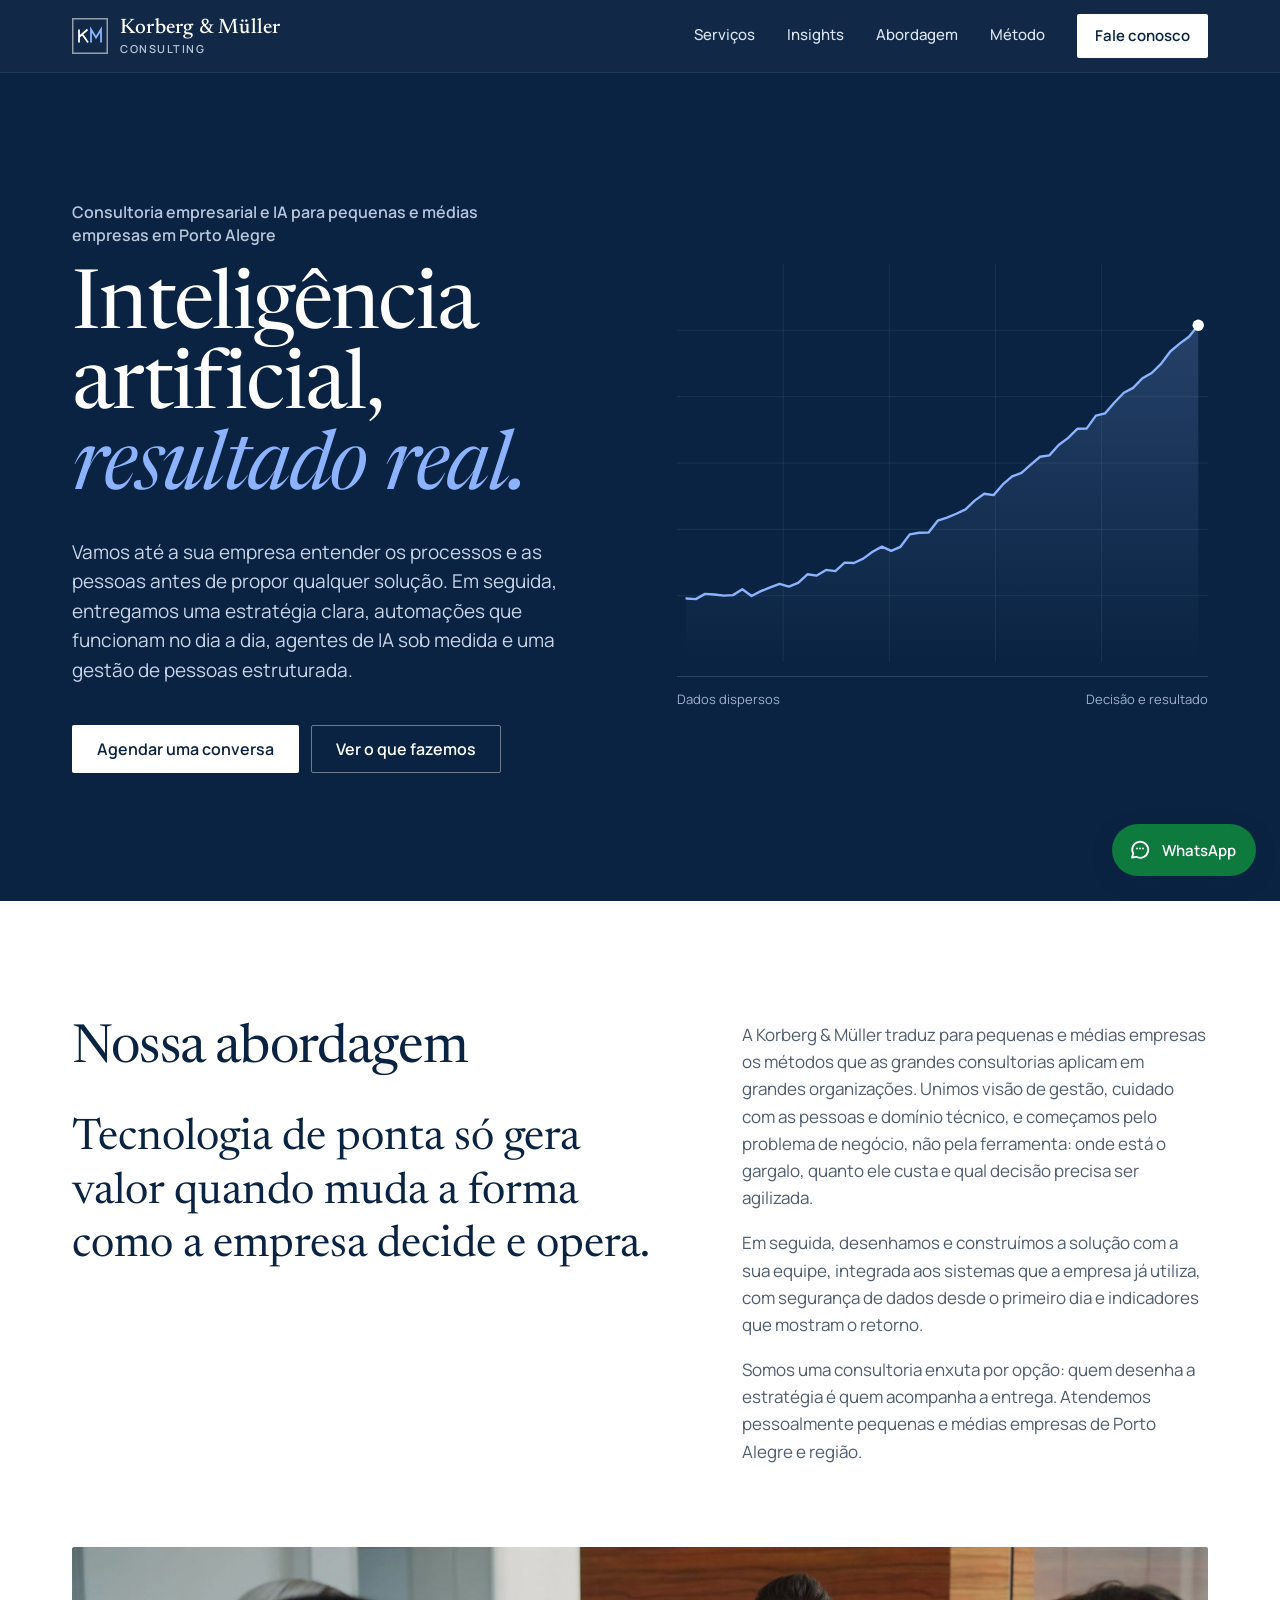
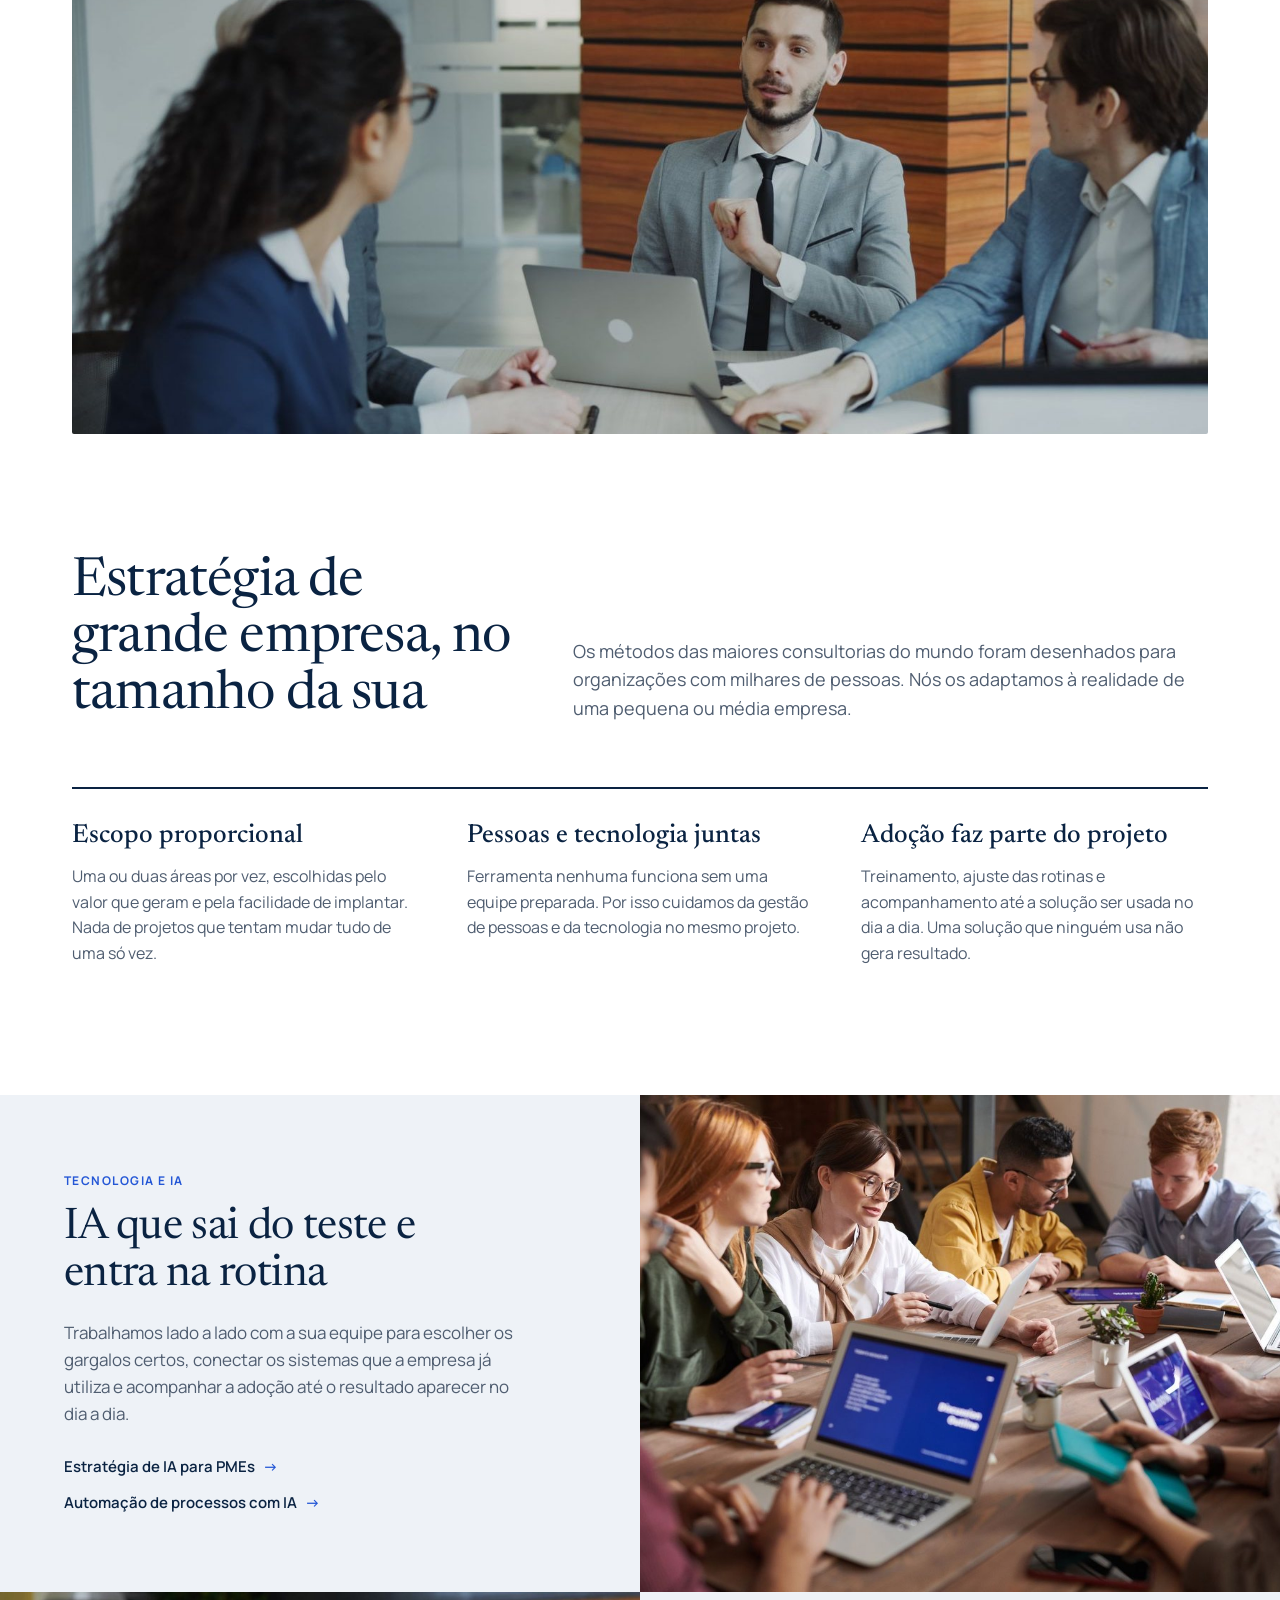
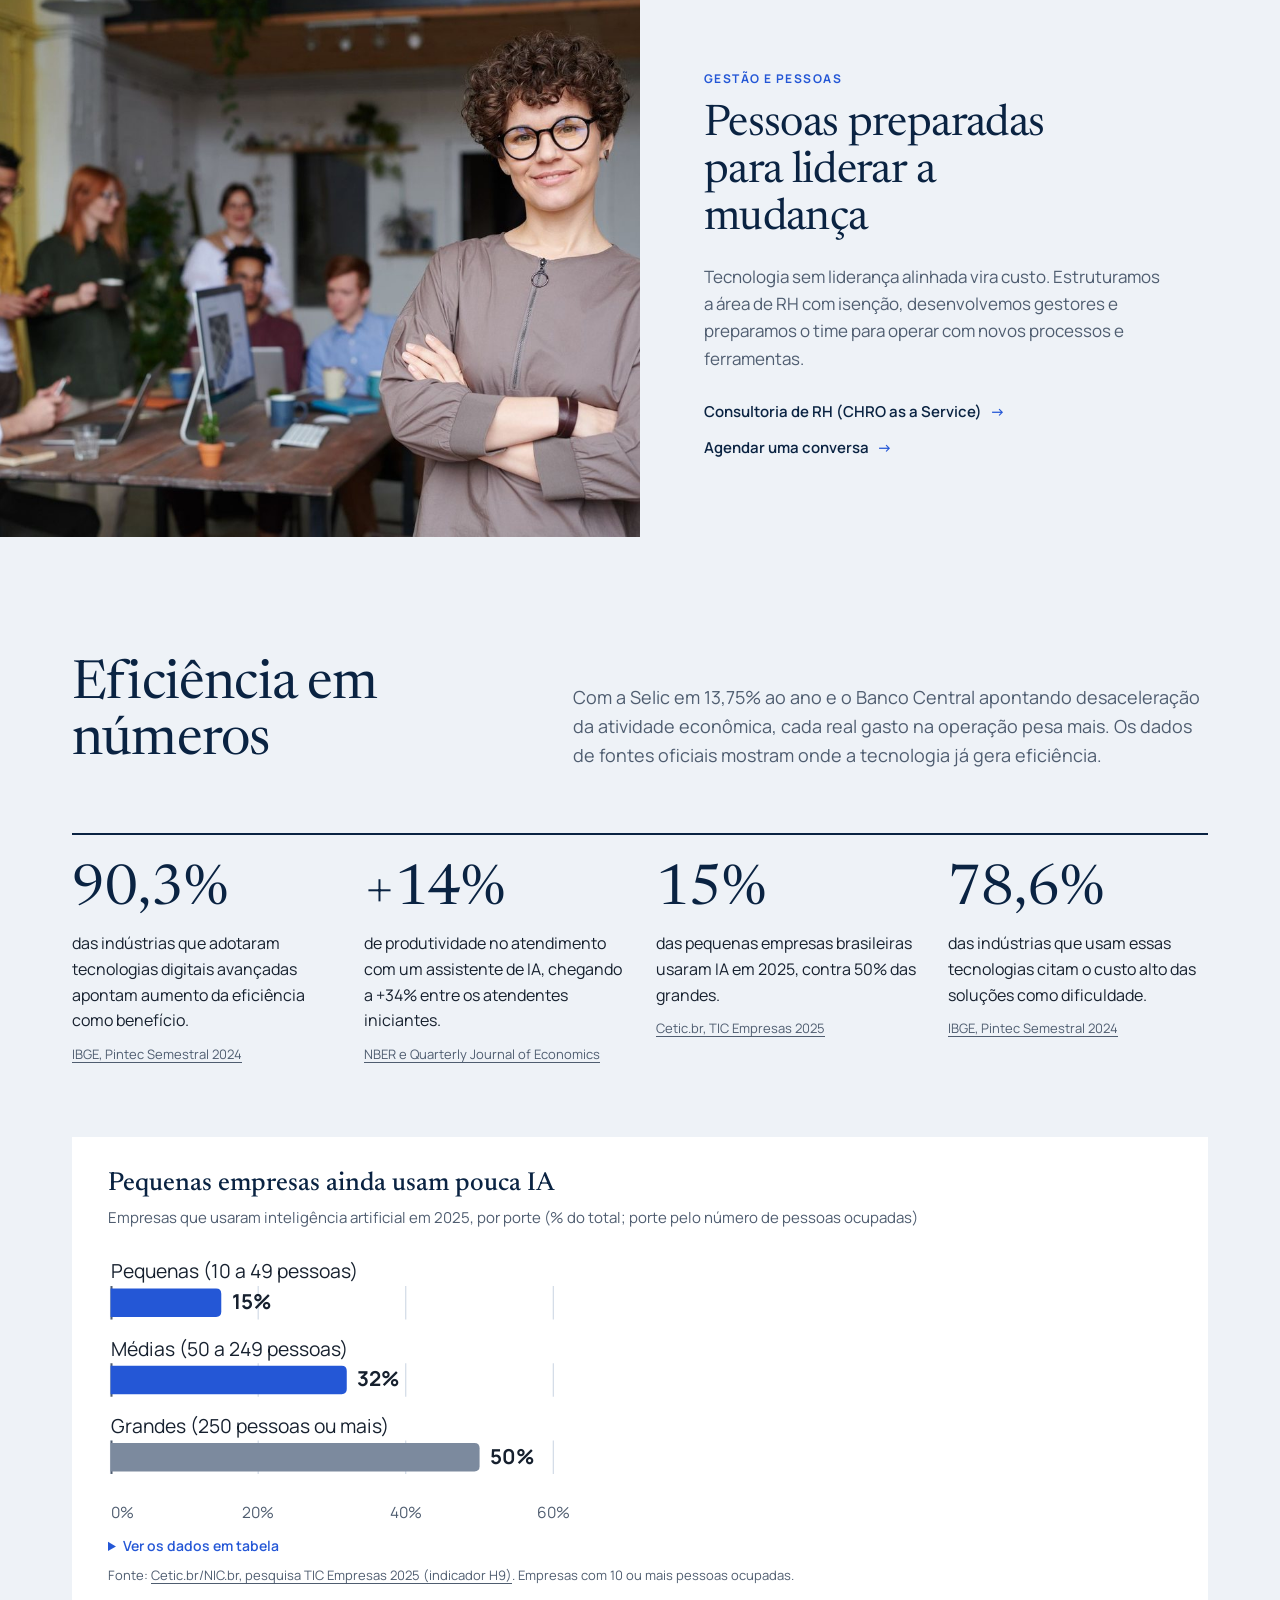
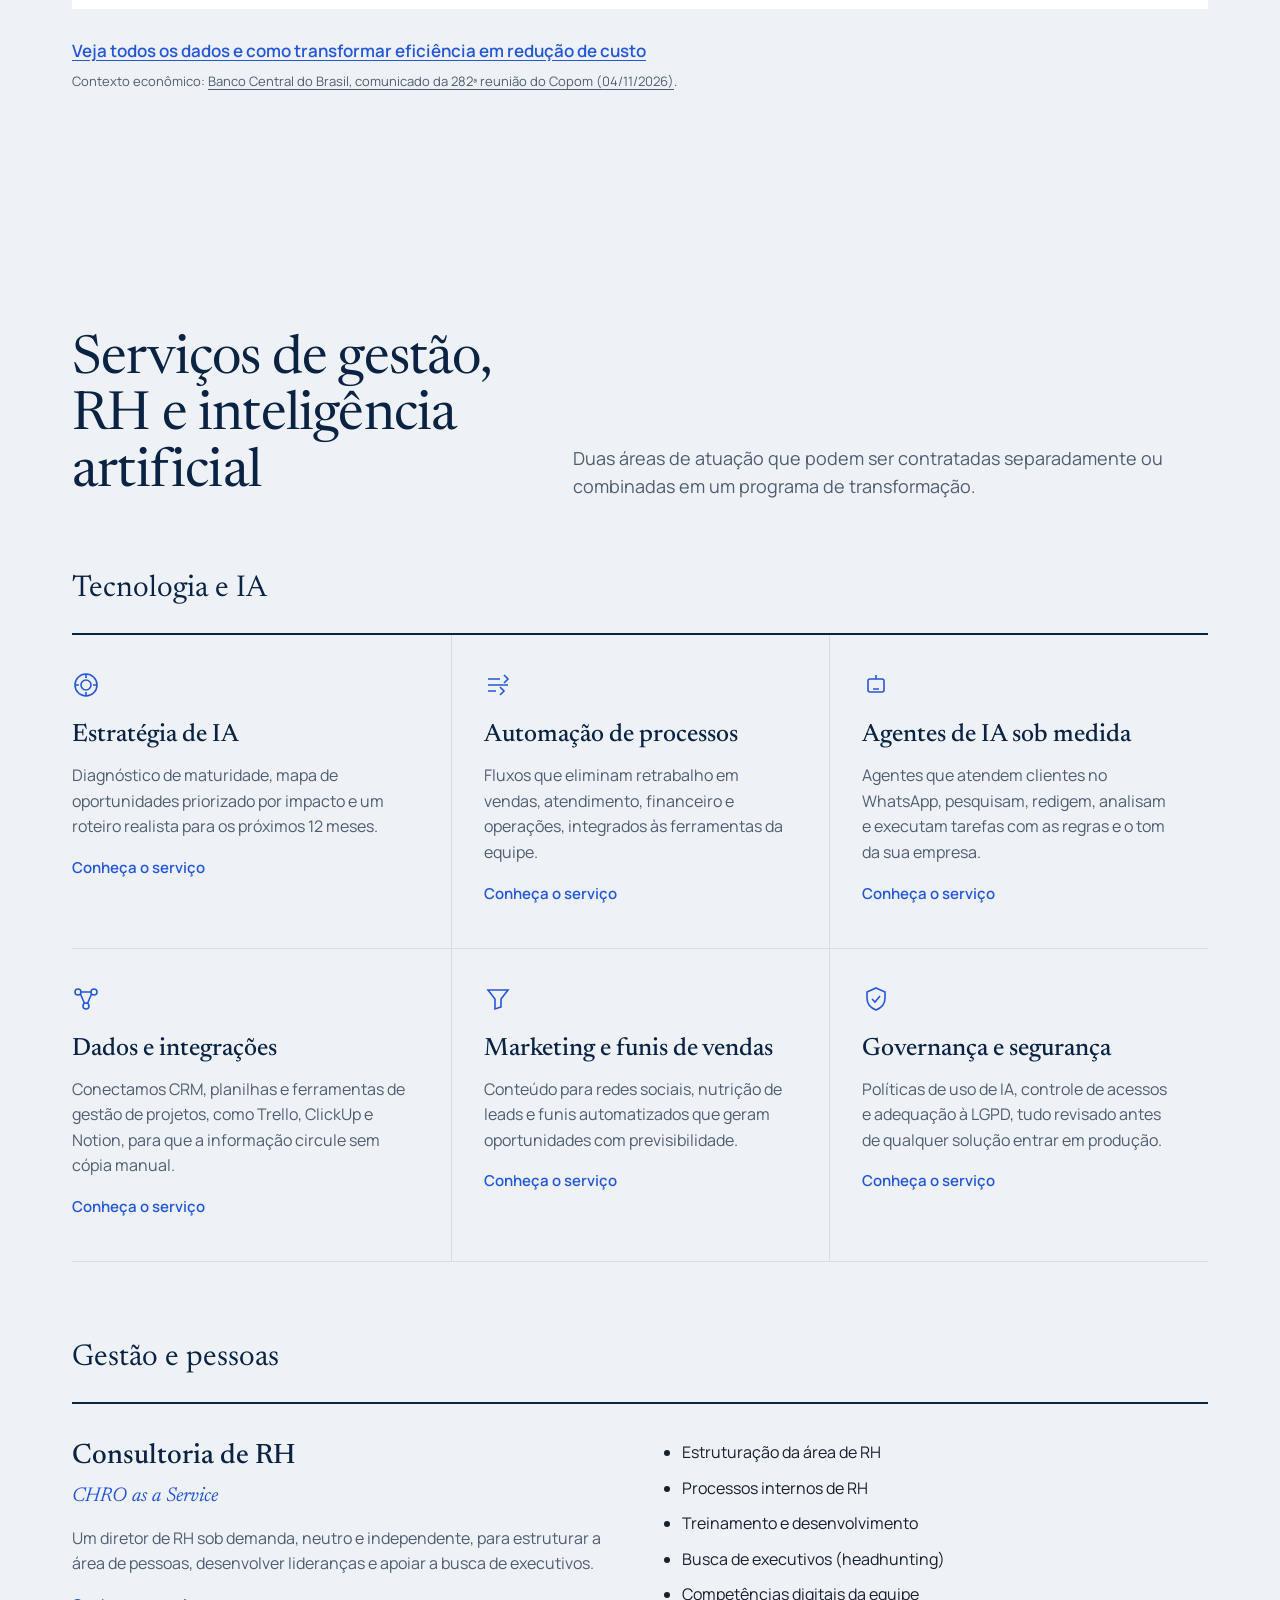
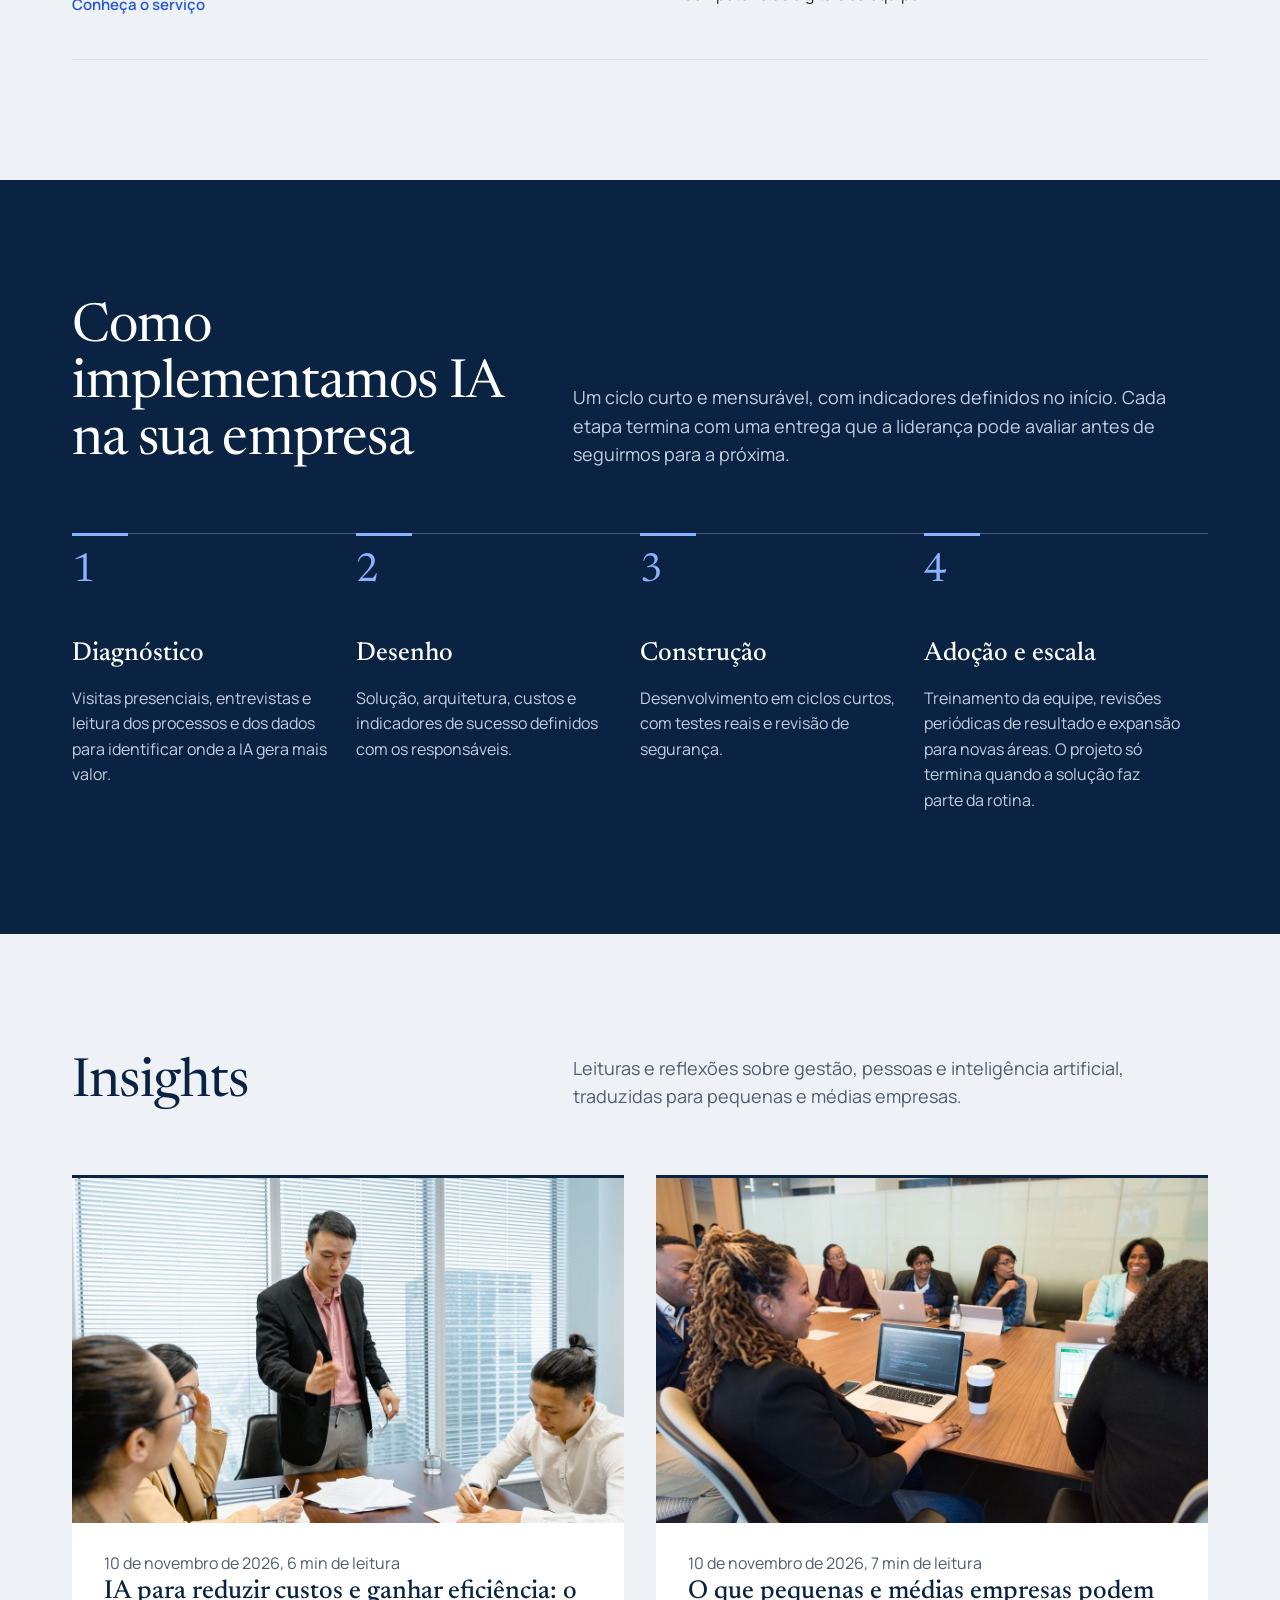
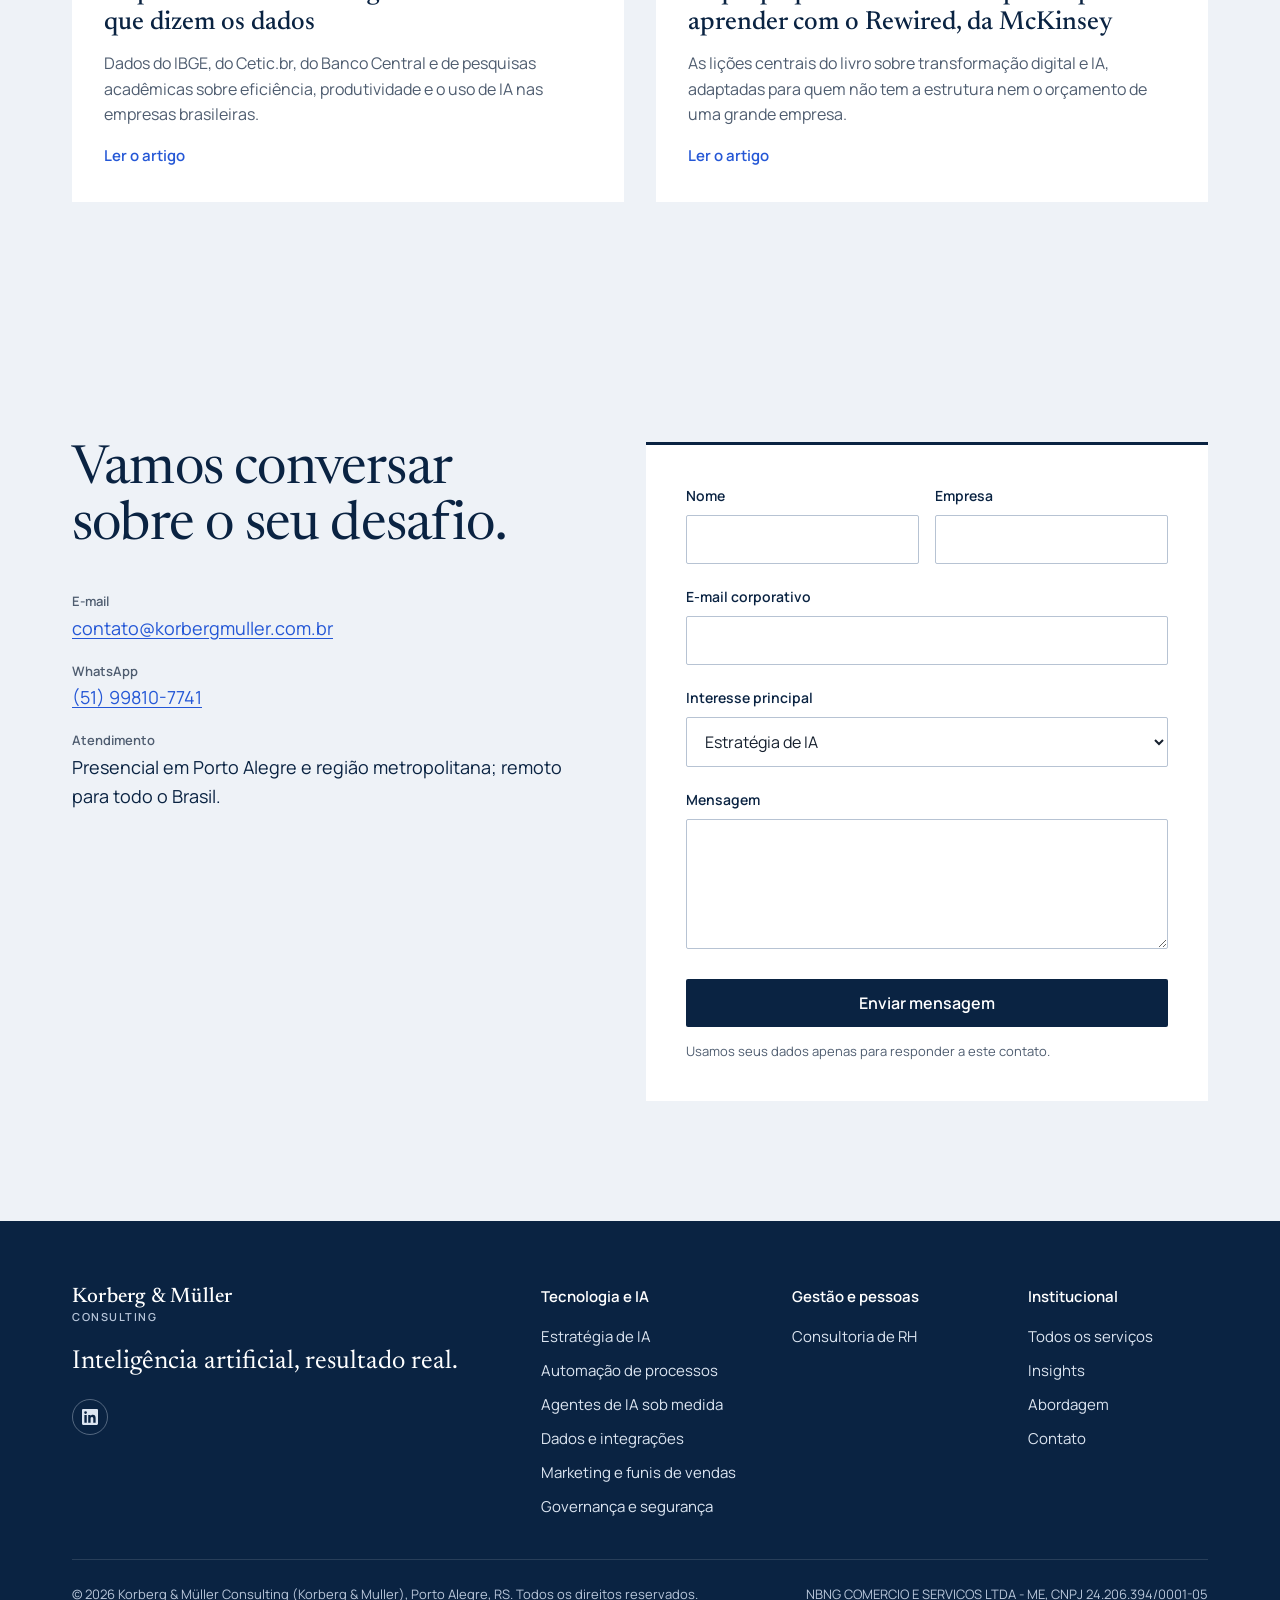
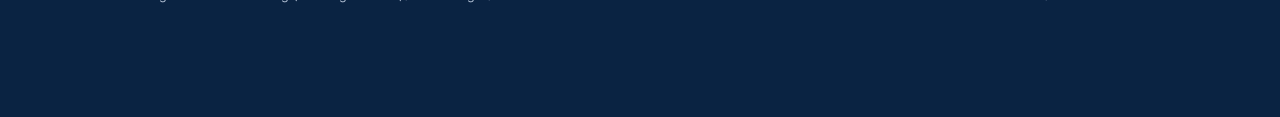
<file: index.html>
<!DOCTYPE html>
<html lang="pt-BR">
<head>
<script async src="https://www.googletagmanager.com/gtm.js?id=GTM-KZSZC76Z"></script>
<script>
window.dataLayer = window.dataLayer || [];
function gtag(){dataLayer.push(arguments);}
gtag('js', new Date());
</script>
<meta charset="utf-8">
<meta name="viewport" content="width=device-width, initial-scale=1">
<title>Consultoria empresarial e IA em Porto Alegre | Korberg &amp; Müller</title>
<meta name="description" content="Consultoria empresarial, de RH e de IA para pequenas e médias empresas de Porto Alegre: gestão de pessoas, automação de processos e agentes de IA. Vamos até a sua empresa.">
<meta name="robots" content="index, follow, max-image-preview:large">
<meta name="google-site-verification" content="kZMlr2Vngs3Y_wUSxGOz9r0fyZBZIStiohjtcFVoW-o">
<link rel="canonical" href="https://korbergmuller.com.br/">
<meta property="og:type" content="website">
<meta property="og:locale" content="pt_BR">
<meta property="og:site_name" content="Korberg &amp; Müller Consulting">
<meta property="og:url" content="https://korbergmuller.com.br/">
<meta property="og:title" content="Consultoria empresarial e IA em Porto Alegre | Korberg & Müller">
<meta property="og:description" content="Consultoria empresarial, de RH e de IA para pequenas e médias empresas de Porto Alegre: gestão de pessoas, automação de processos e agentes de IA. Vamos até a sua empresa.">
<meta property="og:image" content="https://korbergmuller.com.br/og-image.png">
<meta property="og:image:width" content="1200">
<meta property="og:image:height" content="630">
<meta property="og:image:alt" content="Korberg &amp; Müller Consulting: Inteligência artificial, resultado real.">
<meta name="twitter:card" content="summary_large_image">
<meta name="twitter:title" content="Consultoria empresarial e IA em Porto Alegre | Korberg & Müller">
<meta name="twitter:description" content="Consultoria empresarial, de RH e de IA para pequenas e médias empresas de Porto Alegre: gestão de pessoas, automação de processos e agentes de IA. Vamos até a sua empresa.">
<meta name="twitter:image" content="https://korbergmuller.com.br/og-image.png">
<meta name="theme-color" content="#0A2342">
<link rel="icon" href="favicon.ico" sizes="48x48">
<link rel="icon" href="favicon.svg" type="image/svg+xml">
<link rel="apple-touch-icon" href="apple-touch-icon.png">
<script type="application/ld+json">
{
  "@context": "https://schema.org",
  "@type": "ProfessionalService",
  "@id": "https://korbergmuller.com.br/#empresa",
  "name": "Korberg & Müller Consulting",
  "legalName": "NBNG COMERCIO E SERVICOS LTDA - ME",
  "taxID": "24.206.394/0001-05",
  "alternateName": [
    "Korberg & Müller",
    "Korberg & Muller",
    "Korberg Mueller",
    "K&M Consulting"
  ],
  "slogan": "Inteligência artificial, resultado real.",
  "description": "Consultoria empresarial, de RH e de inteligência artificial para pequenas e médias empresas de Porto Alegre e região, com atendimento presencial.",
  "url": "https://korbergmuller.com.br/",
  "telephone": "+55-51-99810-7741",
  "email": "contato@korbergmuller.com.br",
  "logo": "https://korbergmuller.com.br/icon-192.png",
  "image": "https://korbergmuller.com.br/og-image.png",
  "sameAs": [
    "https://www.linkedin.com/company/korberg-m%C3%BCller-consulting/"
  ],
  "openingHoursSpecification": [
    {
      "@type": "OpeningHoursSpecification",
      "dayOfWeek": [
        "Monday",
        "Tuesday",
        "Wednesday",
        "Thursday",
        "Friday"
      ],
      "opens": "09:00",
      "closes": "17:00"
    }
  ],
  "address": {
    "@type": "PostalAddress",
    "addressLocality": "Porto Alegre",
    "addressRegion": "RS",
    "addressCountry": "BR"
  },
  "areaServed": [
    {
      "@type": "City",
      "name": "Porto Alegre"
    },
    {
      "@type": "AdministrativeArea",
      "name": "Região Metropolitana de Porto Alegre"
    },
    {
      "@type": "State",
      "name": "Rio Grande do Sul"
    },
    {
      "@type": "Country",
      "name": "Brasil"
    }
  ],
  "inLanguage": "pt-BR",
  "knowsAbout": [
    "Consultoria empresarial",
    "Consultoria de RH",
    "Gestão de pessoas",
    "Inteligência artificial",
    "Automação de processos",
    "Agentes de IA",
    "Integração de sistemas",
    "Funis de vendas",
    "LGPD"
  ],
  "hasOfferCatalog": {
    "@type": "OfferCatalog",
    "name": "Serviços",
    "itemListElement": [
      {
        "@type": "Offer",
        "itemOffered": {
          "@type": "Service",
          "name": "Estratégia de IA",
          "url": "https://korbergmuller.com.br/servicos/estrategia-de-ia/"
        }
      },
      {
        "@type": "Offer",
        "itemOffered": {
          "@type": "Service",
          "name": "Automação de processos",
          "url": "https://korbergmuller.com.br/servicos/automacao-de-processos/"
        }
      },
      {
        "@type": "Offer",
        "itemOffered": {
          "@type": "Service",
          "name": "Agentes de IA sob medida",
          "url": "https://korbergmuller.com.br/servicos/agentes-de-ia/"
        }
      },
      {
        "@type": "Offer",
        "itemOffered": {
          "@type": "Service",
          "name": "Dados e integrações",
          "url": "https://korbergmuller.com.br/servicos/integracoes/"
        }
      },
      {
        "@type": "Offer",
        "itemOffered": {
          "@type": "Service",
          "name": "Marketing e funis de vendas",
          "url": "https://korbergmuller.com.br/servicos/marketing-e-funis/"
        }
      },
      {
        "@type": "Offer",
        "itemOffered": {
          "@type": "Service",
          "name": "Governança e segurança",
          "url": "https://korbergmuller.com.br/servicos/governanca-de-ia/"
        }
      },
      {
        "@type": "Offer",
        "itemOffered": {
          "@type": "Service",
          "name": "Consultoria de RH",
          "url": "https://korbergmuller.com.br/servicos/consultoria-de-rh/"
        }
      }
    ]
  }
}
</script>
<link rel="preconnect" href="https://fonts.googleapis.com">
<link rel="preconnect" href="https://fonts.gstatic.com" crossorigin>
<link href="https://fonts.googleapis.com/css2?family=Manrope:wght@400;500;600;700&amp;family=Newsreader:ital,opsz,wght@0,6..72,400;0,6..72,500;0,6..72,600;1,6..72,400&amp;display=swap" rel="stylesheet">
<script src="assets/js-flag.js"></script>
<link rel="stylesheet" href="assets/site.css?v=3ec50956cb">
</head>
<body>
<noscript><iframe src="https://www.googletagmanager.com/ns.html?id=GTM-KZSZC76Z" height="0" width="0" style="display:none;visibility:hidden"></iframe></noscript>
<a class="skip" href="#conteudo">Pular para o conteúdo</a>

<header class="site-header">
  <div class="wrap">
    <a class="brand" href="./" aria-label="Korberg &amp; Müller Consulting, página inicial">
      <svg class="brand-mark" viewBox="0 0 36 36" aria-hidden="true">
        <rect x=".75" y=".75" width="34.5" height="34.5" fill="none" stroke="#fff" stroke-opacity=".55" stroke-width="1.5"/>
        <path d="M7 11.5v13M7 19l8.5-7.5M10.5 16.5l5.5 8" stroke="#fff" stroke-width="1.8" fill="none" stroke-linejoin="miter"/>
        <path d="M19 24.5v-13l5 8 5-8v13" stroke="#8DB3FF" stroke-width="1.8" fill="none" stroke-linejoin="miter"/>
      </svg>
      <span class="brand-name">Korberg &amp; Müller<small>CONSULTING</small></span>
    </a>
    <button class="menu-btn" type="button" aria-expanded="false" aria-controls="menu" aria-label="Abrir menu">
      <svg width="20" height="20" viewBox="0 0 20 20" aria-hidden="true"><path d="M2 5h16M2 10h16M2 15h16" stroke="currentColor" stroke-width="1.8"/></svg>
    </button>
    <nav class="nav" id="menu" aria-label="Principal">
      <a href="servicos/">Serviços</a>
      <a href="insights/">Insights</a>
      <a href="#abordagem">Abordagem</a>
      <a href="#metodo">Método</a>
            <a class="nav-cta" href="#contato">Fale conosco</a>
    </nav>
  </div>
</header>

<main id="conteudo">
  <section class="hero" id="topo" aria-labelledby="hero-title">
    <div class="wrap">
      <div>
        <h1 id="hero-title">Consultoria empresarial e IA para pequenas e médias empresas em Porto Alegre</h1>
        <p class="slogan"><span>Inteligência</span><span>artificial,</span><span class="real">resultado real.</span></p>
        <p class="lede">Vamos até a sua empresa entender os processos e as pessoas antes de propor qualquer solução. Em seguida, entregamos uma estratégia clara, automações que funcionam no dia a dia, agentes de IA sob medida e uma gestão de pessoas estruturada.</p>
        <div class="btn-row">
          <a class="btn btn-light" href="#contato">Agendar uma conversa</a>
          <a class="btn btn-ghost" href="#capacidades">Ver o que fazemos</a>
        </div>
      </div>
      <figure class="signal-fig" style="margin:0">
        <svg id="signal" viewBox="0 0 560 420" role="img" aria-label="Ilustração: uma linha irregular que se organiza em uma curva de crescimento">
          <g stroke="rgba(255,255,255,.08)" stroke-width="1">
            <line x1="0" y1="70" x2="560" y2="70"/><line x1="0" y1="140" x2="560" y2="140"/>
            <line x1="0" y1="210" x2="560" y2="210"/><line x1="0" y1="280" x2="560" y2="280"/>
            <line x1="0" y1="350" x2="560" y2="350"/>
            <line x1="112" y1="0" x2="112" y2="420"/><line x1="224" y1="0" x2="224" y2="420"/>
            <line x1="336" y1="0" x2="336" y2="420"/><line x1="448" y1="0" x2="448" y2="420"/>
          </g>
          <path id="signal-area" fill="url(#fade)" d=""/>
          <path id="signal-line" fill="none" stroke="#8DB3FF" stroke-width="2.5" stroke-linejoin="round" stroke-linecap="round" d=""/>
          <circle id="signal-dot" r="6" fill="#fff" cx="-20" cy="-20"/>
          <defs>
            <linearGradient id="fade" x1="0" y1="0" x2="0" y2="1">
              <stop offset="0" stop-color="#8DB3FF" stop-opacity=".22"/>
              <stop offset="1" stop-color="#8DB3FF" stop-opacity="0"/>
            </linearGradient>
          </defs>
        </svg>
        <figcaption class="signal-cap"><span>Dados dispersos</span><span>Decisão e resultado</span></figcaption>
      </figure>
    </div>
  </section>

  <section class="sec manifesto" id="abordagem" aria-labelledby="abordagem-title">
    <div class="wrap">
      <div class="cols">
        <div>
          <h2 id="abordagem-title" style="margin-bottom:36px">Nossa abordagem</h2>
          <blockquote>Tecnologia de ponta só gera valor quando muda a forma como a empresa decide e opera.</blockquote>
        </div>
        <div>
          <p>A Korberg &amp; Müller traduz para pequenas e médias empresas os métodos que as grandes consultorias aplicam em grandes organizações. Unimos visão de gestão, cuidado com as pessoas e domínio técnico, e começamos pelo problema de negócio, não pela ferramenta: onde está o gargalo, quanto ele custa e qual decisão precisa ser agilizada.</p>
          <p>Em seguida, desenhamos e construímos a solução com a sua equipe, integrada aos sistemas que a empresa já utiliza, com segurança de dados desde o primeiro dia e indicadores que mostram o retorno.</p>
          <p>Somos uma consultoria enxuta por opção: quem desenha a estratégia é quem acompanha a entrega. Atendemos pessoalmente pequenas e médias empresas de Porto Alegre e região.</p>
        </div>
      </div>
      <figure class="wide-figure illo-wrap"><img class="wide-photo" src="images/abordagem.jpg" width="1600" height="686" alt="Consultores e equipe do cliente reunidos em torno de uma mesa de trabalho" loading="lazy" decoding="async"></figure>
    </div>
  </section>

  <section class="sec principles" aria-labelledby="princ-title">
    <div class="wrap">
      <div class="sec-head">
        <h2 id="princ-title">Estratégia de grande empresa, no tamanho da sua</h2>
        <p>Os métodos das maiores consultorias do mundo foram desenhados para organizações com milhares de pessoas. Nós os adaptamos à realidade de uma pequena ou média empresa.</p>
      </div>
      <div class="princ-grid">
        <article><h3>Escopo proporcional</h3><p>Uma ou duas áreas por vez, escolhidas pelo valor que geram e pela facilidade de implantar. Nada de projetos que tentam mudar tudo de uma só vez.</p></article>
        <article><h3>Pessoas e tecnologia juntas</h3><p>Ferramenta nenhuma funciona sem uma equipe preparada. Por isso cuidamos da gestão de pessoas e da tecnologia no mesmo projeto.</p></article>
        <article><h3>Adoção faz parte do projeto</h3><p>Treinamento, ajuste das rotinas e acompanhamento até a solução ser usada no dia a dia. Uma solução que ninguém usa não gera resultado.</p></article>
      </div>
    </div>
  </section>

  <section class="editorial-band" aria-label="Como atuamos na prática">
    <div class="editorial-row">
      <div class="editorial-copy">
        <p class="eyebrow">Tecnologia e IA</p>
        <h2>IA que sai do teste e entra na rotina</h2>
        <p>Trabalhamos lado a lado com a sua equipe para escolher os gargalos certos, conectar os sistemas que a empresa já utiliza e acompanhar a adoção até o resultado aparecer no dia a dia.</p>
        <div class="editorial-links">
          <a href="servicos/estrategia-de-ia/">Estratégia de IA para PMEs</a>
          <a href="servicos/automacao-de-processos/">Automação de processos com IA</a>
        </div>
      </div>
      <figure class="editorial-media"><img class="" src="images/destaque-ia.jpg" width="1200" height="800" alt="Equipe analisando indicadores e soluções de inteligência artificial em notebooks" loading="lazy" decoding="async"></figure>
    </div>
    <div class="editorial-row rev">
      <div class="editorial-copy">
        <p class="eyebrow">Gestão e pessoas</p>
        <h2>Pessoas preparadas para liderar a mudança</h2>
        <p>Tecnologia sem liderança alinhada vira custo. Estruturamos a área de RH com isenção, desenvolvemos gestores e preparamos o time para operar com novos processos e ferramentas.</p>
        <div class="editorial-links">
          <a href="servicos/consultoria-de-rh/">Consultoria de RH (CHRO as a Service)</a>
          <a href="#contato">Agendar uma conversa</a>
        </div>
      </div>
      <figure class="editorial-media"><img class="" src="images/destaque-pessoas.jpg" width="1200" height="800" alt="Líder empresarial em ambiente de escritório com equipe colaborando ao fundo" loading="lazy" decoding="async"></figure>
    </div>
  </section>

  <section class="sec numbers" id="numeros" aria-labelledby="num-title">
    <div class="wrap">
      <div class="sec-head">
        <h2 id="num-title">Eficiência em números</h2>
        <p>Com a Selic em 13,75% ao ano e o Banco Central apontando desaceleração da atividade econômica, cada real gasto na operação pesa mais. Os dados de fontes oficiais mostram onde a tecnologia já gera eficiência.</p>
      </div>
      <div class="stat-grid">
        <article class="stat"><p class="stat-value">90,3%</p><p class="stat-text">das indústrias que adotaram tecnologias digitais avançadas apontam aumento da eficiência como benefício.</p><p class="stat-source"><a href="https://agenciadenoticias.ibge.gov.br/agencia-noticias/2012-agencia-noticias/noticias/44551-de-2022-a-2024-percentual-de-empresas-industriais-utilizando-inteligencia-artificial-subiu-de-16-9-para-41-9" target="_blank" rel="noopener">IBGE, Pintec Semestral 2024</a></p></article>
        <article class="stat"><p class="stat-value">+14%</p><p class="stat-text">de produtividade no atendimento com um assistente de IA, chegando a +34% entre os atendentes iniciantes.</p><p class="stat-source"><a href="https://www.nber.org/papers/w31161" target="_blank" rel="noopener">NBER e Quarterly Journal of Economics</a></p></article>
        <article class="stat"><p class="stat-value">15%</p><p class="stat-text">das pequenas empresas brasileiras usaram IA em 2025, contra 50% das grandes.</p><p class="stat-source"><a href="https://cetic.br/en/tics/pesquisa/2025/empresas/H9/" target="_blank" rel="noopener">Cetic.br, TIC Empresas 2025</a></p></article>
        <article class="stat"><p class="stat-value">78,6%</p><p class="stat-text">das indústrias que usam essas tecnologias citam o custo alto das soluções como dificuldade.</p><p class="stat-source"><a href="https://agenciadenoticias.ibge.gov.br/agencia-noticias/2012-agencia-noticias/noticias/44551-de-2022-a-2024-percentual-de-empresas-industriais-utilizando-inteligencia-artificial-subiu-de-16-9-para-41-9" target="_blank" rel="noopener">IBGE, Pintec Semestral 2024</a></p></article>
      </div>
      <div class="numbers-chart">
<figure class="chart" id="grafico-porte">
  <figcaption><h3 class="chart-title">Pequenas empresas ainda usam pouca IA</h3><p class="chart-sub">Empresas que usaram inteligência artificial em 2025, por porte (% do total; porte pelo número de pessoas ocupadas)</p></figcaption>
  <svg viewBox="-2 0 404 214" role="img" aria-label="Gráfico de barras: em 2025, 15% das pequenas empresas, 32% das médias e 50% das grandes usaram inteligência artificial."><line x1="0.0" y1="28" x2="0.0" y2="54" stroke="#D5DDE8" stroke-width="1"/><line x1="0.0" y1="88" x2="0.0" y2="114" stroke="#D5DDE8" stroke-width="1"/><line x1="0.0" y1="148" x2="0.0" y2="174" stroke="#D5DDE8" stroke-width="1"/><text x="0.0" y="208" text-anchor="start" font-size="12" fill="#4F5D70">0%</text><line x1="114.7" y1="28" x2="114.7" y2="54" stroke="#D5DDE8" stroke-width="1"/><line x1="114.7" y1="88" x2="114.7" y2="114" stroke="#D5DDE8" stroke-width="1"/><line x1="114.7" y1="148" x2="114.7" y2="174" stroke="#D5DDE8" stroke-width="1"/><text x="114.7" y="208" text-anchor="middle" font-size="12" fill="#4F5D70">20%</text><line x1="229.3" y1="28" x2="229.3" y2="54" stroke="#D5DDE8" stroke-width="1"/><line x1="229.3" y1="88" x2="229.3" y2="114" stroke="#D5DDE8" stroke-width="1"/><line x1="229.3" y1="148" x2="229.3" y2="174" stroke="#D5DDE8" stroke-width="1"/><text x="229.3" y="208" text-anchor="middle" font-size="12" fill="#4F5D70">40%</text><line x1="344.0" y1="28" x2="344.0" y2="54" stroke="#D5DDE8" stroke-width="1"/><line x1="344.0" y1="88" x2="344.0" y2="114" stroke="#D5DDE8" stroke-width="1"/><line x1="344.0" y1="148" x2="344.0" y2="174" stroke="#D5DDE8" stroke-width="1"/><text x="344.0" y="208" text-anchor="middle" font-size="12" fill="#4F5D70">60%</text><line x1="0.75" y1="28" x2="0.75" y2="54" stroke="#4F5D70" stroke-width="1.5"/><line x1="0.75" y1="88" x2="0.75" y2="114" stroke="#4F5D70" stroke-width="1.5"/><line x1="0.75" y1="148" x2="0.75" y2="174" stroke="#4F5D70" stroke-width="1.5"/><g class="bar"><title>Pequenas (10 a 49 pessoas): 15%</title><rect x="0" y="8" width="400" height="60" fill="transparent"/><text x="0" y="22" font-size="15" fill="#16202E">Pequenas (10 a 49 pessoas)</text><path class="bar-mark" d="M0 30 H82.0 Q86.0 30 86.0 34 V48 Q86.0 52 82.0 52 H0 Z" fill="#2457D6"/><text x="94.0" y="46.0" font-size="16" font-weight="700" fill="#16202E">15%</text></g><g class="bar"><title>Médias (50 a 249 pessoas): 32%</title><rect x="0" y="68" width="400" height="60" fill="transparent"/><text x="0" y="82" font-size="15" fill="#16202E">Médias (50 a 249 pessoas)</text><path class="bar-mark" d="M0 90 H179.5 Q183.5 90 183.5 94 V108 Q183.5 112 179.5 112 H0 Z" fill="#2457D6"/><text x="191.5" y="106.0" font-size="16" font-weight="700" fill="#16202E">32%</text></g><g class="bar"><title>Grandes (250 pessoas ou mais): 50%</title><rect x="0" y="128" width="400" height="60" fill="transparent"/><text x="0" y="142" font-size="15" fill="#16202E">Grandes (250 pessoas ou mais)</text><path class="bar-mark" d="M0 150 H282.7 Q286.7 150 286.7 154 V168 Q286.7 172 282.7 172 H0 Z" fill="#7C8A9E"/><text x="294.7" y="166.0" font-size="16" font-weight="700" fill="#16202E">50%</text></g></svg>
  <details class="chart-data"><summary>Ver os dados em tabela</summary>
    <table><thead><tr><th scope="col">Categoria</th><th scope="col">Valor</th></tr></thead><tbody><tr><th scope="row">Pequenas (10 a 49 pessoas)</th><td>15%</td></tr><tr><th scope="row">Médias (50 a 249 pessoas)</th><td>32%</td></tr><tr><th scope="row">Grandes (250 pessoas ou mais)</th><td>50%</td></tr></tbody></table>
  </details>
  <p class="chart-source">Fonte: <a href="https://cetic.br/en/tics/pesquisa/2025/empresas/H9/" target="_blank" rel="noopener">Cetic.br/NIC.br, pesquisa TIC Empresas 2025 (indicador H9)</a>. Empresas com 10 ou mais pessoas ocupadas.</p>
</figure>
      </div>
      <p class="numbers-more"><a href="insights/ia-reduzir-custos-eficiencia-dados/">Veja todos os dados e como transformar eficiência em redução de custo</a></p>
      <p class="chart-source">Contexto econômico: <a href="https://www.bcb.gov.br/" target="_blank" rel="noopener">Banco Central do Brasil, comunicado da 282ª reunião do Copom (04/11/2026)</a>.</p>
    </div>
  </section>

  <section class="sec caps" id="capacidades" aria-labelledby="caps-title">
    <div class="wrap">
      <div class="sec-head">
        <h2 id="caps-title">Serviços de gestão, RH e inteligência artificial</h2>
        <p>Duas áreas de atuação que podem ser contratadas separadamente ou combinadas em um programa de transformação.</p>
      </div>
      <div class="group">
        <h3 class="group-title">Tecnologia e IA</h3>
        <div class="cap-grid">
        <article class="cap">
          <svg viewBox="0 0 28 28" fill="none" stroke="currentColor" stroke-width="1.6" aria-hidden="true"><circle cx="14" cy="14" r="11"/><circle cx="14" cy="14" r="5"/><path d="M14 3v4M14 21v4M3 14h4M21 14h4"/></svg>
          <h3><a href="servicos/estrategia-de-ia/">Estratégia de IA</a></h3>
          <p>Diagnóstico de maturidade, mapa de oportunidades priorizado por impacto e um roteiro realista para os próximos 12 meses.</p>
          <span class="more" aria-hidden="true">Conheça o serviço</span>
        </article>
        <article class="cap">
          <svg viewBox="0 0 28 28" fill="none" stroke="currentColor" stroke-width="1.6" aria-hidden="true"><path d="M4 8h12M4 14h20M4 20h8"/><path d="M20 4l4 4-4 4"/><path d="M16 16l4 4-4 4"/></svg>
          <h3><a href="servicos/automacao-de-processos/">Automação de processos</a></h3>
          <p>Fluxos que eliminam retrabalho em vendas, atendimento, financeiro e operações, integrados às ferramentas da equipe.</p>
          <span class="more" aria-hidden="true">Conheça o serviço</span>
        </article>
        <article class="cap">
          <svg viewBox="0 0 28 28" fill="none" stroke="currentColor" stroke-width="1.6" aria-hidden="true"><rect x="6" y="8" width="16" height="13" rx="2"/><path d="M14 4v4M10 14h.01M18 14h.01M11 18h6"/></svg>
          <h3><a href="servicos/agentes-de-ia/">Agentes de IA sob medida</a></h3>
          <p>Agentes que atendem clientes no WhatsApp, pesquisam, redigem, analisam e executam tarefas com as regras e o tom da sua empresa.</p>
          <span class="more" aria-hidden="true">Conheça o serviço</span>
        </article>
        <article class="cap">
          <svg viewBox="0 0 28 28" fill="none" stroke="currentColor" stroke-width="1.6" aria-hidden="true"><circle cx="6" cy="7" r="3"/><circle cx="22" cy="7" r="3"/><circle cx="14" cy="21" r="3"/><path d="M8.5 9l4 9.5M19.5 9l-4 9.5M9 7h10"/></svg>
          <h3><a href="servicos/integracoes/">Dados e integrações</a></h3>
          <p>Conectamos CRM, planilhas e ferramentas de gestão de projetos, como Trello, ClickUp e Notion, para que a informação circule sem cópia manual.</p>
          <span class="more" aria-hidden="true">Conheça o serviço</span>
        </article>
        <article class="cap">
          <svg viewBox="0 0 28 28" fill="none" stroke="currentColor" stroke-width="1.6" aria-hidden="true"><path d="M4 5h20l-7 9v8l-6 2V14z"/></svg>
          <h3><a href="servicos/marketing-e-funis/">Marketing e funis de vendas</a></h3>
          <p>Conteúdo para redes sociais, nutrição de leads e funis automatizados que geram oportunidades com previsibilidade.</p>
          <span class="more" aria-hidden="true">Conheça o serviço</span>
        </article>
        <article class="cap">
          <svg viewBox="0 0 28 28" fill="none" stroke="currentColor" stroke-width="1.6" aria-hidden="true"><path d="M14 3l9 4v6c0 6-4 10-9 12-5-2-9-6-9-12V7z"/><path d="M10 14l3 3 5-6"/></svg>
          <h3><a href="servicos/governanca-de-ia/">Governança e segurança</a></h3>
          <p>Políticas de uso de IA, controle de acessos e adequação à LGPD, tudo revisado antes de qualquer solução entrar em produção.</p>
          <span class="more" aria-hidden="true">Conheça o serviço</span>
        </article>
      </div>
      </div>
      <div class="group">
        <h3 class="group-title">Gestão e pessoas</h3>
        
        <article class="cap-wide">
          <div>
            <h3><a href="servicos/consultoria-de-rh/">Consultoria de RH</a></h3>
            <p class="offer">CHRO as a Service</p>
            <p>Um diretor de RH sob demanda, neutro e independente, para estruturar a área de pessoas, desenvolver lideranças e apoiar a busca de executivos.</p>
            <span class="more" aria-hidden="true">Conheça o serviço</span>
          </div>
          <ul><li>Estruturação da área de RH</li><li>Processos internos de RH</li><li>Treinamento e desenvolvimento</li><li>Busca de executivos (headhunting)</li><li>Competências digitais da equipe</li></ul>
        </article>
      </div>
    </div>
  </section>

  <section class="sec method" id="metodo" aria-labelledby="metodo-title">
    <div class="wrap">
      <div class="sec-head">
        <h2 id="metodo-title">Como implementamos IA na sua empresa</h2>
        <p>Um ciclo curto e mensurável, com indicadores definidos no início. Cada etapa termina com uma entrega que a liderança pode avaliar antes de seguirmos para a próxima.</p>
      </div>
      <ol class="steps">
        <li><h3>Diagnóstico</h3><p>Visitas presenciais, entrevistas e leitura dos processos e dos dados para identificar onde a IA gera mais valor.</p></li>
        <li><h3>Desenho</h3><p>Solução, arquitetura, custos e indicadores de sucesso definidos com os responsáveis.</p></li>
        <li><h3>Construção</h3><p>Desenvolvimento em ciclos curtos, com testes reais e revisão de segurança.</p></li>
        <li><h3>Adoção e escala</h3><p>Treinamento da equipe, revisões periódicas de resultado e expansão para novas áreas. O projeto só termina quando a solução faz parte da rotina.</p></li>
      </ol>
    </div>
  </section>

  <section class="sec insights-teaser" aria-labelledby="ins-title">
    <div class="wrap">
      <div class="sec-head">
        <h2 id="ins-title">Insights</h2>
        <p>Leituras e reflexões sobre gestão, pessoas e inteligência artificial, traduzidas para pequenas e médias empresas.</p>
      </div>
      <div class="post-list">
        <article class="post-card">
          <figure class="post-thumb"><img class="" src="images/insight-eficiencia.jpg" width="1200" height="750" alt="Executivo apresentando análise de eficiência e indicadores para a equipe em escritório" loading="lazy" decoding="async"></figure>
          <div class="post-card-body">
            <p class="post-meta"><time datetime="2026-11-10">10 de novembro de 2026</time>, 6 min de leitura</p>
            <h3><a href="insights/ia-reduzir-custos-eficiencia-dados/">IA para reduzir custos e ganhar eficiência: o que dizem os dados</a></h3>
            <p>Dados do IBGE, do Cetic.br, do Banco Central e de pesquisas acadêmicas sobre eficiência, produtividade e o uso de IA nas empresas brasileiras.</p>
            <span class="more" aria-hidden="true">Ler o artigo</span>
          </div>
        </article>
        <article class="post-card">
          <figure class="post-thumb"><img class="" src="images/insight-rewired.jpg" width="1200" height="750" alt="Lideranças reunidas em sala de diretoria discutindo estratégia e transformação digital" loading="lazy" decoding="async"></figure>
          <div class="post-card-body">
            <p class="post-meta"><time datetime="2026-11-10">10 de novembro de 2026</time>, 7 min de leitura</p>
            <h3><a href="insights/rewired-mckinsey-pequenas-e-medias-empresas/">O que pequenas e médias empresas podem aprender com o Rewired, da McKinsey</a></h3>
            <p>As lições centrais do livro sobre transformação digital e IA, adaptadas para quem não tem a estrutura nem o orçamento de uma grande empresa.</p>
            <span class="more" aria-hidden="true">Ler o artigo</span>
          </div>
        </article>
      </div>
    </div>
  </section>

  <section class="sec contact" id="contato" aria-labelledby="contato-title">
    <div class="wrap">
      <div class="cols">
        <div class="intro">
          <h2 id="contato-title" style="margin-bottom:24px">Vamos conversar sobre o seu desafio.</h2>
          <dl>
            <div><dt>E-mail</dt><dd><a href="mailto:contato@korbergmuller.com.br">contato@korbergmuller.com.br</a></dd></div>
            <div><dt>WhatsApp</dt><dd><a href="https://wa.me/5551998107741?text=Ol%C3%A1%21%20Vim%20pelo%20site%20da%20Korberg%20%26%20M%C3%BCller%20e%20gostaria%20de%20conversar%20sobre%20um%20projeto." target="_blank" rel="noopener">(51) 99810-7741</a></dd></div>
            <div><dt>Atendimento</dt><dd>Presencial em Porto Alegre e região metropolitana; remoto para todo o Brasil.</dd></div>
          </dl>
        </div>
        <form id="form-contato" novalidate>
          <input type="hidden" name="access_key" value="6022c954-70f9-44ea-ac1d-8299a7f40e48">
          <input type="hidden" name="subject" value="Novo contato pelo site Korberg &amp; Müller">
          <input type="hidden" name="from_name" value="Site Korberg &amp; Müller">
          <input type="hidden" name="botcheck" style="display:none">
          <div class="row2">
            <div class="field"><label for="nome">Nome</label><input id="nome" name="nome" autocomplete="name" required maxlength="100"></div>
            <div class="field"><label for="empresa">Empresa</label><input id="empresa" name="empresa" autocomplete="organization" maxlength="100"></div>
          </div>
          <div class="field"><label for="email">E-mail corporativo</label><input id="email" name="email" type="email" autocomplete="email" required maxlength="150"></div>
          <div class="field">
            <label for="interesse">Interesse principal</label>
            <select id="interesse" name="interesse">
              <option>Estratégia de IA</option>
              <option>Automação de processos</option>
              <option>Agentes de IA sob medida</option>
              <option>Dados e integrações</option>
              <option>Marketing e funis de vendas</option>
              <option>Governança e segurança</option>
              <option>Consultoria de RH (CHRO as a Service)</option>
            </select>
          </div>
          <div class="field"><label for="mensagem">Mensagem</label><textarea id="mensagem" name="mensagem" required maxlength="2000"></textarea></div>
          <button class="btn btn-dark" type="submit">Enviar mensagem</button>
          <p class="form-note">Usamos seus dados apenas para responder a este contato.</p>
          <p class="form-status" id="form-status" role="status" aria-live="polite"></p>
        </form>
      </div>
    </div>
  </section>
</main>

<footer>
  <div class="wrap">
    <div class="top">
      <div>
        <span class="brand-name" style="color:#fff">Korberg &amp; Müller<small>CONSULTING</small></span>
        <p class="slogan">Inteligência artificial, resultado real.</p>
        <div class="foot-social">
          <a href="https://www.linkedin.com/company/korberg-m%C3%BCller-consulting/" target="_blank" rel="noopener" aria-label="LinkedIn da Korberg &amp; Müller"><svg viewBox="0 0 24 24" width="16" height="16" fill="currentColor" aria-hidden="true" style="width:16px;height:16px;min-width:16px;max-width:16px"><path d="M20.447 20.452h-3.554v-5.569c0-1.328-.027-3.037-1.852-3.037-1.853 0-2.136 1.445-2.136 2.939v5.667H9.351V9h3.414v1.561h.046c.477-.9 1.637-1.85 3.37-1.85 3.601 0 4.267 2.37 4.267 5.455v6.286zM5.337 7.433a2.062 2.062 0 01-2.063-2.065 2.064 2.064 0 112.063 2.065zm1.782 13.019H3.555V9h3.564v11.452zM22.225 0H1.771C.792 0 0 .774 0 1.729v20.542C0 23.227.792 24 1.771 24h20.451C23.2 24 24 23.227 24 22.271V1.729C24 .774 23.2 0 22.222 0h.003z"/></svg></a>
        </div>
      </div>
      <div class="foot-cols">
      <nav class="foot-col" aria-label="Tecnologia e IA">
        <p class="foot-title">Tecnologia e IA</p>
          <a href="servicos/estrategia-de-ia/">Estratégia de IA</a>
          <a href="servicos/automacao-de-processos/">Automação de processos</a>
          <a href="servicos/agentes-de-ia/">Agentes de IA sob medida</a>
          <a href="servicos/integracoes/">Dados e integrações</a>
          <a href="servicos/marketing-e-funis/">Marketing e funis de vendas</a>
          <a href="servicos/governanca-de-ia/">Governança e segurança</a>
      </nav>
      <nav class="foot-col" aria-label="Gestão e pessoas">
        <p class="foot-title">Gestão e pessoas</p>
          <a href="servicos/consultoria-de-rh/">Consultoria de RH</a>
      </nav>
      <nav class="foot-col" aria-label="Institucional">
        <p class="foot-title">Institucional</p>
          <a href="servicos/">Todos os serviços</a>
          <a href="insights/">Insights</a>
          <a href="#abordagem">Abordagem</a>
                    <a href="#contato">Contato</a>
      </nav>
      </div>
    </div>
    <div class="bottom">
      <span>© <span id="ano">2026</span> Korberg &amp; Müller Consulting (Korberg &amp; Muller), Porto Alegre, RS. Todos os direitos reservados.</span>
      <span>NBNG COMERCIO E SERVICOS LTDA - ME, CNPJ 24.206.394/0001-05</span>
    </div>
  </div>
</footer>

<a class="wa-float" href="https://wa.me/5551998107741?text=Ol%C3%A1%21%20Vim%20pelo%20site%20da%20Korberg%20%26%20M%C3%BCller%20e%20gostaria%20de%20conversar%20sobre%20um%20projeto." target="_blank" rel="noopener" aria-label="Conversar com a Korberg &amp; Müller no WhatsApp">
  <svg viewBox="0 0 24 24" fill="none" stroke="currentColor" stroke-width="1.8" stroke-linecap="round" stroke-linejoin="round" aria-hidden="true"><path d="M4 19.5l1.3-3.7A8 8 0 1 1 8.4 18.8z"/><path d="M9 10.5h.01M12 10.5h.01M15 10.5h.01"/></svg>
  <span>WhatsApp</span>
</a>

<script src="assets/site.js?v=3ec50956cb" defer></script>
</body>
</html>
</file>
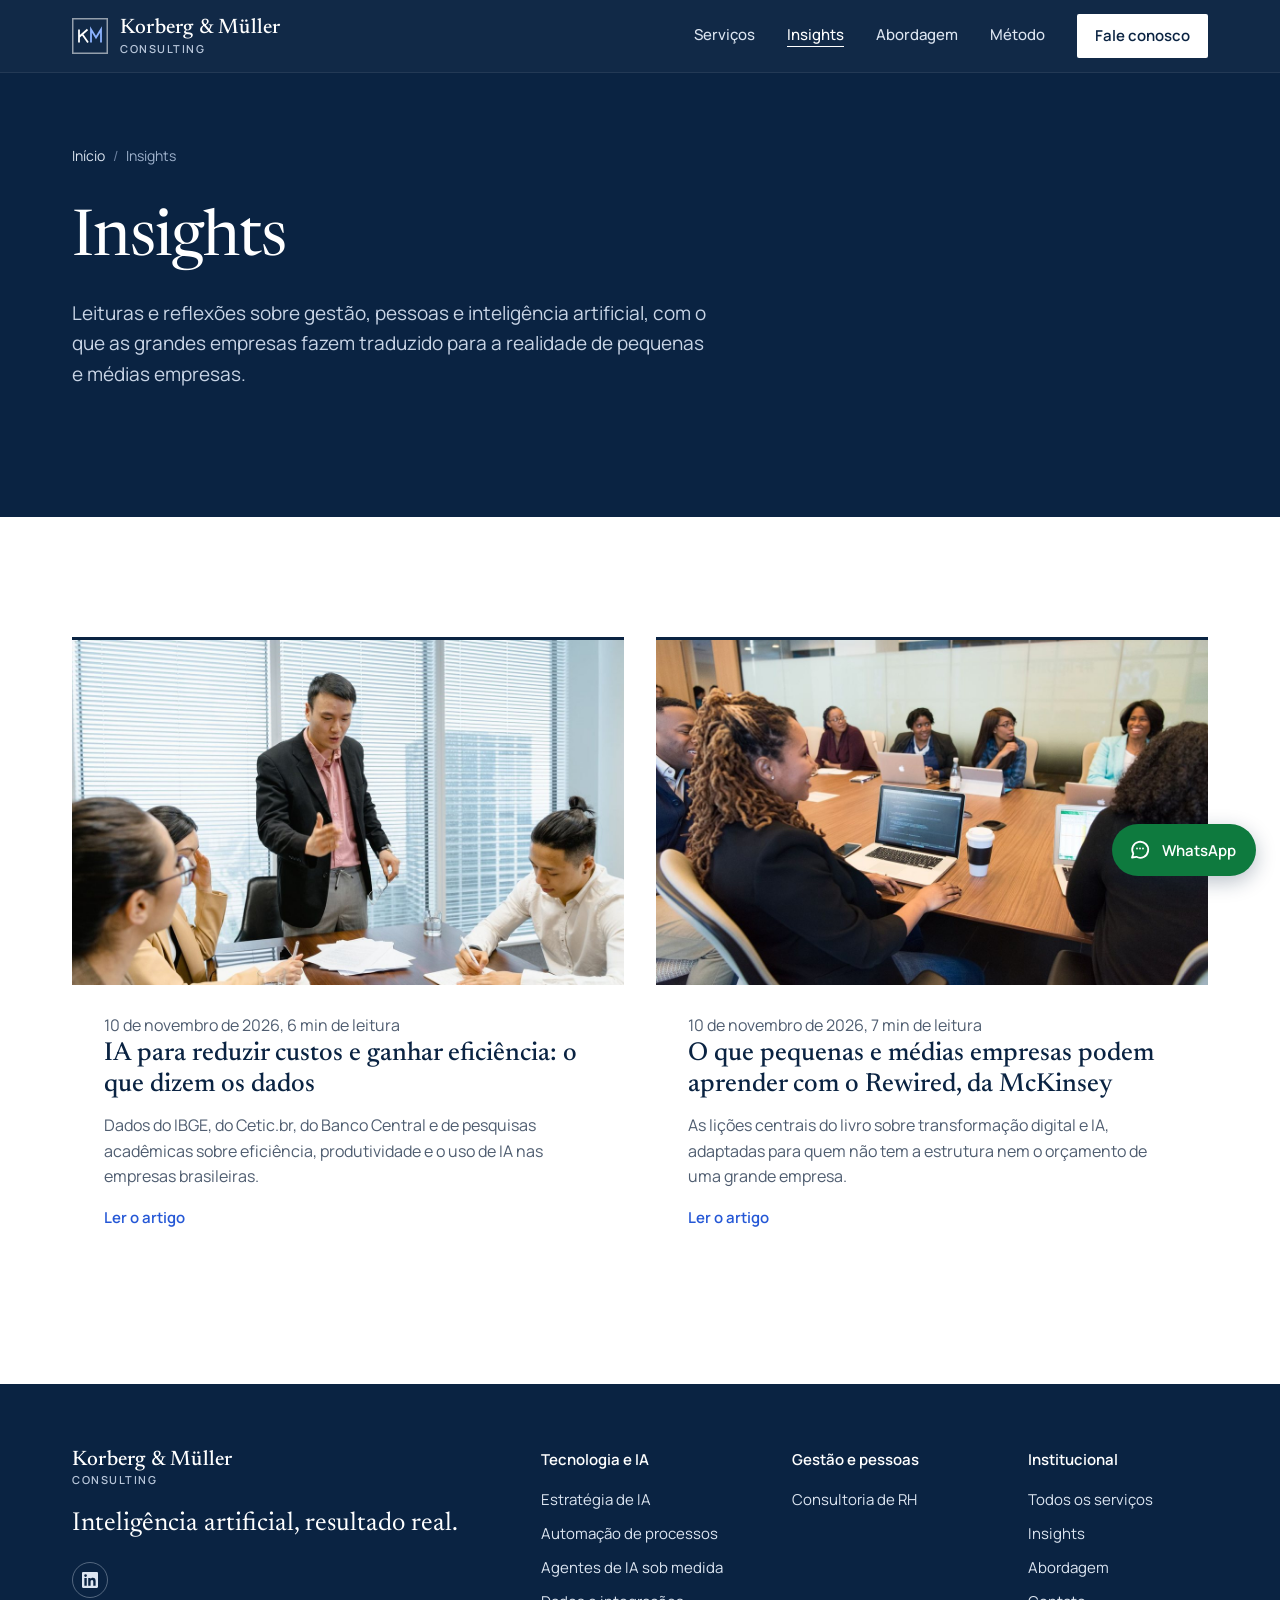
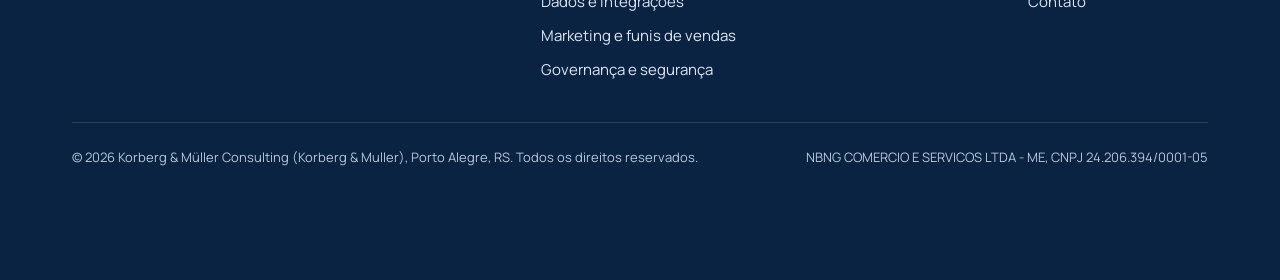
<file: insights/index.html>
<!DOCTYPE html>
<html lang="pt-BR">
<head>
<script async src="https://www.googletagmanager.com/gtm.js?id=GTM-KZSZC76Z"></script>
<script>
window.dataLayer = window.dataLayer || [];
function gtag(){dataLayer.push(arguments);}
gtag('js', new Date());
</script>
<meta charset="utf-8">
<meta name="viewport" content="width=device-width, initial-scale=1">
<title>Insights sobre gestão, pessoas e IA para PMEs | Korberg &amp; Müller</title>
<meta name="description" content="Artigos da Korberg & Müller sobre gestão, pessoas e inteligência artificial para pequenas e médias empresas.">
<meta name="robots" content="index, follow, max-image-preview:large">
<meta name="google-site-verification" content="kZMlr2Vngs3Y_wUSxGOz9r0fyZBZIStiohjtcFVoW-o">
<link rel="canonical" href="https://korbergmuller.com.br/insights/">
<meta property="og:type" content="website">
<meta property="og:locale" content="pt_BR">
<meta property="og:site_name" content="Korberg &amp; Müller Consulting">
<meta property="og:url" content="https://korbergmuller.com.br/insights/">
<meta property="og:title" content="Insights sobre gestão, pessoas e IA para PMEs | Korberg & Müller">
<meta property="og:description" content="Artigos da Korberg & Müller sobre gestão, pessoas e inteligência artificial para pequenas e médias empresas.">
<meta property="og:image" content="https://korbergmuller.com.br/og-image.png">
<meta property="og:image:width" content="1200">
<meta property="og:image:height" content="630">
<meta property="og:image:alt" content="Korberg &amp; Müller Consulting: Inteligência artificial, resultado real.">
<meta name="twitter:card" content="summary_large_image">
<meta name="twitter:title" content="Insights sobre gestão, pessoas e IA para PMEs | Korberg & Müller">
<meta name="twitter:description" content="Artigos da Korberg & Müller sobre gestão, pessoas e inteligência artificial para pequenas e médias empresas.">
<meta name="twitter:image" content="https://korbergmuller.com.br/og-image.png">
<meta name="theme-color" content="#0A2342">
<link rel="icon" href="../favicon.ico" sizes="48x48">
<link rel="icon" href="../favicon.svg" type="image/svg+xml">
<link rel="apple-touch-icon" href="../apple-touch-icon.png">
<script type="application/ld+json">
{
  "@context": "https://schema.org",
  "@type": "BreadcrumbList",
  "itemListElement": [
    {
      "@type": "ListItem",
      "position": 1,
      "name": "Início",
      "item": "https://korbergmuller.com.br/"
    },
    {
      "@type": "ListItem",
      "position": 2,
      "name": "Insights",
      "item": "https://korbergmuller.com.br/insights/"
    }
  ]
}
</script>
<link rel="preconnect" href="https://fonts.googleapis.com">
<link rel="preconnect" href="https://fonts.gstatic.com" crossorigin>
<link href="https://fonts.googleapis.com/css2?family=Manrope:wght@400;500;600;700&amp;family=Newsreader:ital,opsz,wght@0,6..72,400;0,6..72,500;0,6..72,600;1,6..72,400&amp;display=swap" rel="stylesheet">
<script src="../assets/js-flag.js"></script>
<link rel="stylesheet" href="../assets/site.css?v=3ec50956cb">
</head>
<body>
<noscript><iframe src="https://www.googletagmanager.com/ns.html?id=GTM-KZSZC76Z" height="0" width="0" style="display:none;visibility:hidden"></iframe></noscript>
<a class="skip" href="#conteudo">Pular para o conteúdo</a>

<header class="site-header">
  <div class="wrap">
    <a class="brand" href="../" aria-label="Korberg &amp; Müller Consulting, página inicial">
      <svg class="brand-mark" viewBox="0 0 36 36" aria-hidden="true">
        <rect x=".75" y=".75" width="34.5" height="34.5" fill="none" stroke="#fff" stroke-opacity=".55" stroke-width="1.5"/>
        <path d="M7 11.5v13M7 19l8.5-7.5M10.5 16.5l5.5 8" stroke="#fff" stroke-width="1.8" fill="none" stroke-linejoin="miter"/>
        <path d="M19 24.5v-13l5 8 5-8v13" stroke="#8DB3FF" stroke-width="1.8" fill="none" stroke-linejoin="miter"/>
      </svg>
      <span class="brand-name">Korberg &amp; Müller<small>CONSULTING</small></span>
    </a>
    <button class="menu-btn" type="button" aria-expanded="false" aria-controls="menu" aria-label="Abrir menu">
      <svg width="20" height="20" viewBox="0 0 20 20" aria-hidden="true"><path d="M2 5h16M2 10h16M2 15h16" stroke="currentColor" stroke-width="1.8"/></svg>
    </button>
    <nav class="nav" id="menu" aria-label="Principal">
      <a href="../servicos/">Serviços</a>
      <a href="../insights/" aria-current="page">Insights</a>
      <a href="../#abordagem">Abordagem</a>
      <a href="../#metodo">Método</a>
            <a class="nav-cta" href="../#contato">Fale conosco</a>
    </nav>
  </div>
</header>

<main id="conteudo">
  <section class="page-hero" aria-labelledby="page-title">
    <div class="wrap">
      <ol class="crumbs" aria-label="Você está em"><li><a href="../">Início</a></li><li aria-current="page">Insights</li></ol>
      <h1 id="page-title">Insights</h1>
      <p class="lede">Leituras e reflexões sobre gestão, pessoas e inteligência artificial, com o que as grandes empresas fazem traduzido para a realidade de pequenas e médias empresas.</p>
    </div>
  </section>
  <section class="sec" aria-label="Artigos">
    <div class="wrap">
      <div class="post-list">
        <article class="post-card">
          <figure class="post-thumb"><img class="" src="../images/insight-eficiencia.jpg" width="1200" height="750" alt="Executivo apresentando análise de eficiência e indicadores para a equipe em escritório" loading="lazy" decoding="async"></figure>
          <div class="post-card-body">
            <p class="post-meta"><time datetime="2026-11-10">10 de novembro de 2026</time>, 6 min de leitura</p>
            <h3><a href="../insights/ia-reduzir-custos-eficiencia-dados/">IA para reduzir custos e ganhar eficiência: o que dizem os dados</a></h3>
            <p>Dados do IBGE, do Cetic.br, do Banco Central e de pesquisas acadêmicas sobre eficiência, produtividade e o uso de IA nas empresas brasileiras.</p>
            <span class="more" aria-hidden="true">Ler o artigo</span>
          </div>
        </article>
        <article class="post-card">
          <figure class="post-thumb"><img class="" src="../images/insight-rewired.jpg" width="1200" height="750" alt="Lideranças reunidas em sala de diretoria discutindo estratégia e transformação digital" loading="lazy" decoding="async"></figure>
          <div class="post-card-body">
            <p class="post-meta"><time datetime="2026-11-10">10 de novembro de 2026</time>, 7 min de leitura</p>
            <h3><a href="../insights/rewired-mckinsey-pequenas-e-medias-empresas/">O que pequenas e médias empresas podem aprender com o Rewired, da McKinsey</a></h3>
            <p>As lições centrais do livro sobre transformação digital e IA, adaptadas para quem não tem a estrutura nem o orçamento de uma grande empresa.</p>
            <span class="more" aria-hidden="true">Ler o artigo</span>
          </div>
        </article>
      </div>
    </div>
  </section>
</main>

<footer>
  <div class="wrap">
    <div class="top">
      <div>
        <span class="brand-name" style="color:#fff">Korberg &amp; Müller<small>CONSULTING</small></span>
        <p class="slogan">Inteligência artificial, resultado real.</p>
        <div class="foot-social">
          <a href="https://www.linkedin.com/company/korberg-m%C3%BCller-consulting/" target="_blank" rel="noopener" aria-label="LinkedIn da Korberg &amp; Müller"><svg viewBox="0 0 24 24" width="16" height="16" fill="currentColor" aria-hidden="true" style="width:16px;height:16px;min-width:16px;max-width:16px"><path d="M20.447 20.452h-3.554v-5.569c0-1.328-.027-3.037-1.852-3.037-1.853 0-2.136 1.445-2.136 2.939v5.667H9.351V9h3.414v1.561h.046c.477-.9 1.637-1.85 3.37-1.85 3.601 0 4.267 2.37 4.267 5.455v6.286zM5.337 7.433a2.062 2.062 0 01-2.063-2.065 2.064 2.064 0 112.063 2.065zm1.782 13.019H3.555V9h3.564v11.452zM22.225 0H1.771C.792 0 0 .774 0 1.729v20.542C0 23.227.792 24 1.771 24h20.451C23.2 24 24 23.227 24 22.271V1.729C24 .774 23.2 0 22.222 0h.003z"/></svg></a>
        </div>
      </div>
      <div class="foot-cols">
      <nav class="foot-col" aria-label="Tecnologia e IA">
        <p class="foot-title">Tecnologia e IA</p>
          <a href="../servicos/estrategia-de-ia/">Estratégia de IA</a>
          <a href="../servicos/automacao-de-processos/">Automação de processos</a>
          <a href="../servicos/agentes-de-ia/">Agentes de IA sob medida</a>
          <a href="../servicos/integracoes/">Dados e integrações</a>
          <a href="../servicos/marketing-e-funis/">Marketing e funis de vendas</a>
          <a href="../servicos/governanca-de-ia/">Governança e segurança</a>
      </nav>
      <nav class="foot-col" aria-label="Gestão e pessoas">
        <p class="foot-title">Gestão e pessoas</p>
          <a href="../servicos/consultoria-de-rh/">Consultoria de RH</a>
      </nav>
      <nav class="foot-col" aria-label="Institucional">
        <p class="foot-title">Institucional</p>
          <a href="../servicos/">Todos os serviços</a>
          <a href="../insights/">Insights</a>
          <a href="../#abordagem">Abordagem</a>
                    <a href="../#contato">Contato</a>
      </nav>
      </div>
    </div>
    <div class="bottom">
      <span>© <span id="ano">2026</span> Korberg &amp; Müller Consulting (Korberg &amp; Muller), Porto Alegre, RS. Todos os direitos reservados.</span>
      <span>NBNG COMERCIO E SERVICOS LTDA - ME, CNPJ 24.206.394/0001-05</span>
    </div>
  </div>
</footer>

<a class="wa-float" href="https://wa.me/5551998107741?text=Ol%C3%A1%21%20Vim%20pelo%20site%20da%20Korberg%20%26%20M%C3%BCller%20e%20gostaria%20de%20conversar%20sobre%20um%20projeto." target="_blank" rel="noopener" aria-label="Conversar com a Korberg &amp; Müller no WhatsApp">
  <svg viewBox="0 0 24 24" fill="none" stroke="currentColor" stroke-width="1.8" stroke-linecap="round" stroke-linejoin="round" aria-hidden="true"><path d="M4 19.5l1.3-3.7A8 8 0 1 1 8.4 18.8z"/><path d="M9 10.5h.01M12 10.5h.01M15 10.5h.01"/></svg>
  <span>WhatsApp</span>
</a>

<script src="../assets/site.js?v=3ec50956cb" defer></script>
</body>
</html>
</file>
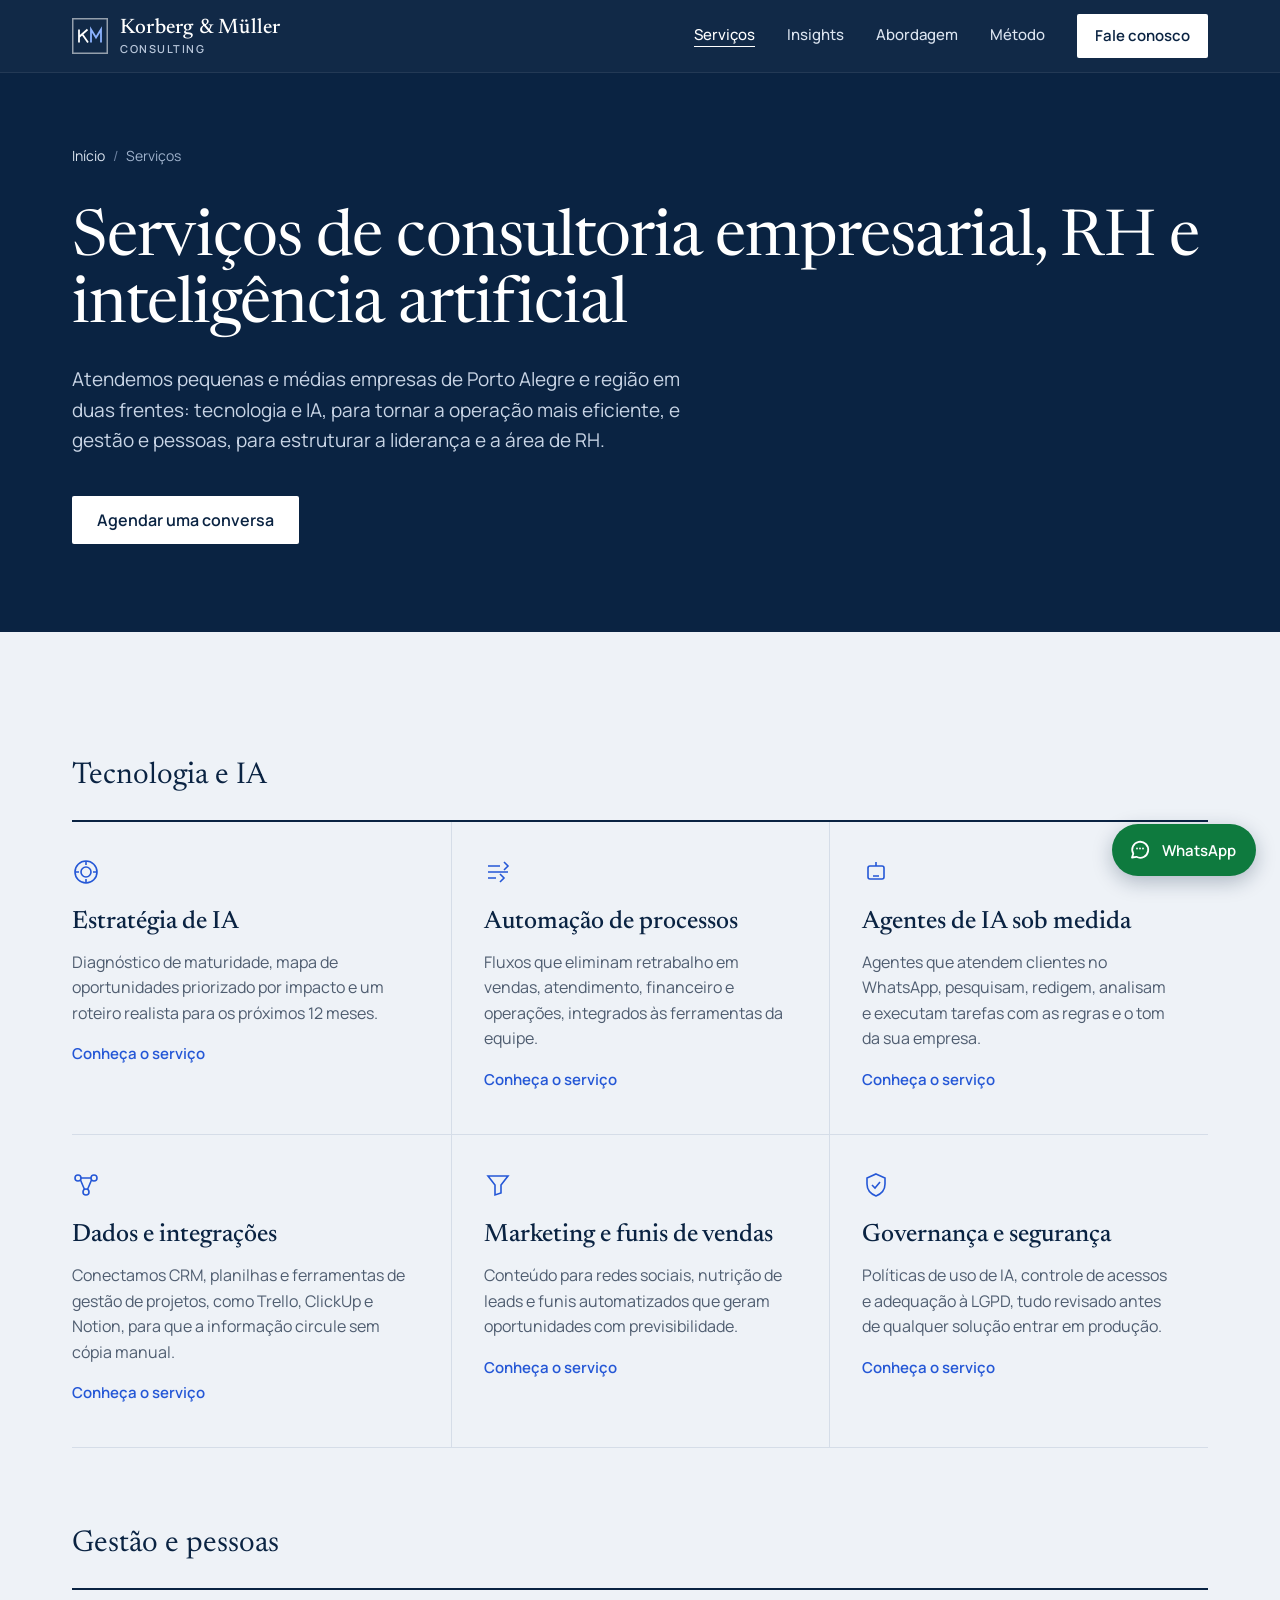
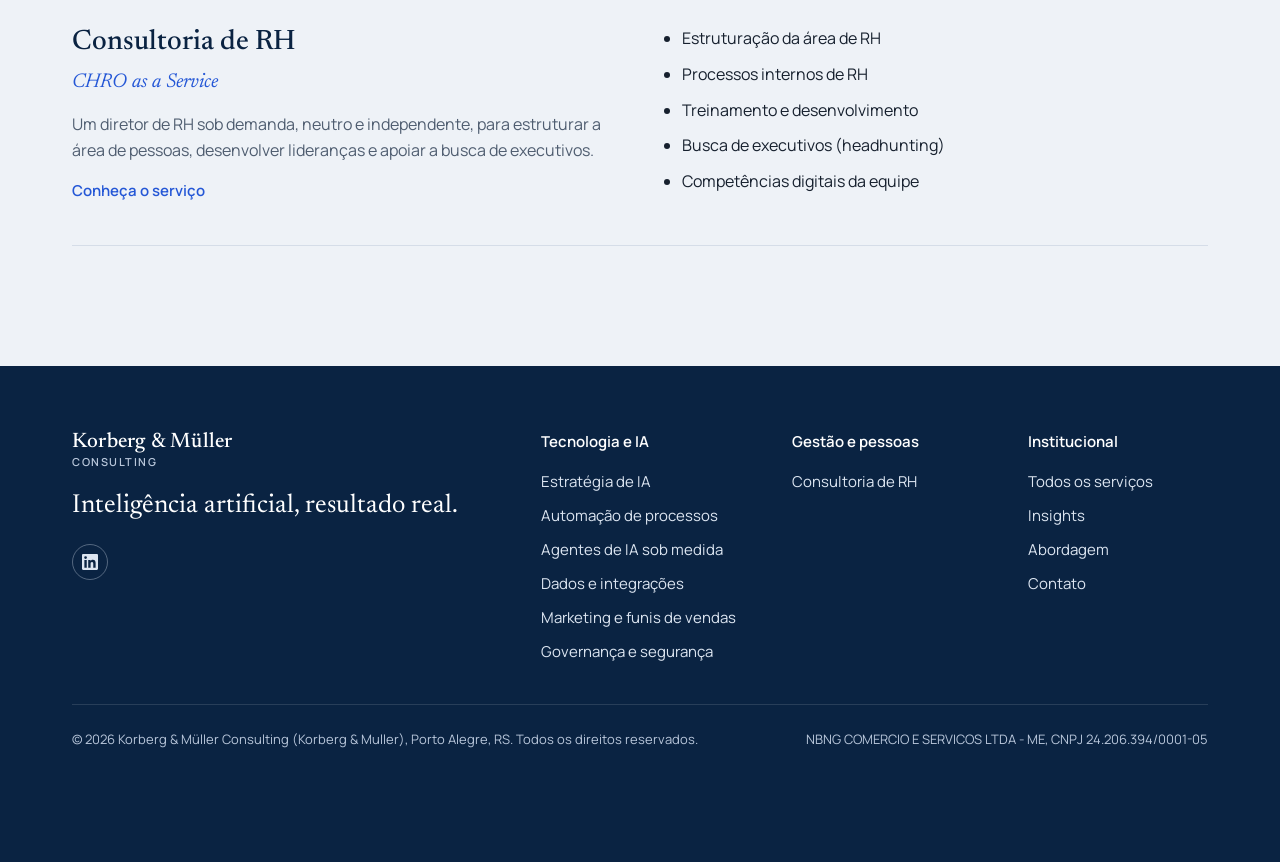
<file: servicos/index.html>
<!DOCTYPE html>
<html lang="pt-BR">
<head>
<script async src="https://www.googletagmanager.com/gtm.js?id=GTM-KZSZC76Z"></script>
<script>
window.dataLayer = window.dataLayer || [];
function gtag(){dataLayer.push(arguments);}
gtag('js', new Date());
</script>
<meta charset="utf-8">
<meta name="viewport" content="width=device-width, initial-scale=1">
<title>Serviços de consultoria empresarial, RH e IA em Porto Alegre | Korberg &amp; Müller</title>
<meta name="description" content="Conheça os serviços da Korberg & Müller para pequenas e médias empresas de Porto Alegre: consultoria de RH, estratégia de IA, automação de processos, agentes de IA e mais.">
<meta name="robots" content="index, follow, max-image-preview:large">
<meta name="google-site-verification" content="kZMlr2Vngs3Y_wUSxGOz9r0fyZBZIStiohjtcFVoW-o">
<link rel="canonical" href="https://korbergmuller.com.br/servicos/">
<meta property="og:type" content="website">
<meta property="og:locale" content="pt_BR">
<meta property="og:site_name" content="Korberg &amp; Müller Consulting">
<meta property="og:url" content="https://korbergmuller.com.br/servicos/">
<meta property="og:title" content="Serviços de consultoria empresarial, RH e IA em Porto Alegre | Korberg & Müller">
<meta property="og:description" content="Conheça os serviços da Korberg & Müller para pequenas e médias empresas de Porto Alegre: consultoria de RH, estratégia de IA, automação de processos, agentes de IA e mais.">
<meta property="og:image" content="https://korbergmuller.com.br/og-image.png">
<meta property="og:image:width" content="1200">
<meta property="og:image:height" content="630">
<meta property="og:image:alt" content="Korberg &amp; Müller Consulting: Inteligência artificial, resultado real.">
<meta name="twitter:card" content="summary_large_image">
<meta name="twitter:title" content="Serviços de consultoria empresarial, RH e IA em Porto Alegre | Korberg & Müller">
<meta name="twitter:description" content="Conheça os serviços da Korberg & Müller para pequenas e médias empresas de Porto Alegre: consultoria de RH, estratégia de IA, automação de processos, agentes de IA e mais.">
<meta name="twitter:image" content="https://korbergmuller.com.br/og-image.png">
<meta name="theme-color" content="#0A2342">
<link rel="icon" href="../favicon.ico" sizes="48x48">
<link rel="icon" href="../favicon.svg" type="image/svg+xml">
<link rel="apple-touch-icon" href="../apple-touch-icon.png">
<script type="application/ld+json">
{
  "@context": "https://schema.org",
  "@type": "BreadcrumbList",
  "itemListElement": [
    {
      "@type": "ListItem",
      "position": 1,
      "name": "Início",
      "item": "https://korbergmuller.com.br/"
    },
    {
      "@type": "ListItem",
      "position": 2,
      "name": "Serviços",
      "item": "https://korbergmuller.com.br/servicos/"
    }
  ]
}
</script>
<script type="application/ld+json">
{
  "@context": "https://schema.org",
  "@type": "ItemList",
  "itemListElement": [
    {
      "@type": "ListItem",
      "position": 1,
      "name": "Estratégia de IA",
      "url": "https://korbergmuller.com.br/servicos/estrategia-de-ia/"
    },
    {
      "@type": "ListItem",
      "position": 2,
      "name": "Automação de processos",
      "url": "https://korbergmuller.com.br/servicos/automacao-de-processos/"
    },
    {
      "@type": "ListItem",
      "position": 3,
      "name": "Agentes de IA sob medida",
      "url": "https://korbergmuller.com.br/servicos/agentes-de-ia/"
    },
    {
      "@type": "ListItem",
      "position": 4,
      "name": "Dados e integrações",
      "url": "https://korbergmuller.com.br/servicos/integracoes/"
    },
    {
      "@type": "ListItem",
      "position": 5,
      "name": "Marketing e funis de vendas",
      "url": "https://korbergmuller.com.br/servicos/marketing-e-funis/"
    },
    {
      "@type": "ListItem",
      "position": 6,
      "name": "Governança e segurança",
      "url": "https://korbergmuller.com.br/servicos/governanca-de-ia/"
    },
    {
      "@type": "ListItem",
      "position": 7,
      "name": "Consultoria de RH",
      "url": "https://korbergmuller.com.br/servicos/consultoria-de-rh/"
    }
  ]
}
</script>
<link rel="preconnect" href="https://fonts.googleapis.com">
<link rel="preconnect" href="https://fonts.gstatic.com" crossorigin>
<link href="https://fonts.googleapis.com/css2?family=Manrope:wght@400;500;600;700&amp;family=Newsreader:ital,opsz,wght@0,6..72,400;0,6..72,500;0,6..72,600;1,6..72,400&amp;display=swap" rel="stylesheet">
<script src="../assets/js-flag.js"></script>
<link rel="stylesheet" href="../assets/site.css?v=3ec50956cb">
</head>
<body>
<noscript><iframe src="https://www.googletagmanager.com/ns.html?id=GTM-KZSZC76Z" height="0" width="0" style="display:none;visibility:hidden"></iframe></noscript>
<a class="skip" href="#conteudo">Pular para o conteúdo</a>

<header class="site-header">
  <div class="wrap">
    <a class="brand" href="../" aria-label="Korberg &amp; Müller Consulting, página inicial">
      <svg class="brand-mark" viewBox="0 0 36 36" aria-hidden="true">
        <rect x=".75" y=".75" width="34.5" height="34.5" fill="none" stroke="#fff" stroke-opacity=".55" stroke-width="1.5"/>
        <path d="M7 11.5v13M7 19l8.5-7.5M10.5 16.5l5.5 8" stroke="#fff" stroke-width="1.8" fill="none" stroke-linejoin="miter"/>
        <path d="M19 24.5v-13l5 8 5-8v13" stroke="#8DB3FF" stroke-width="1.8" fill="none" stroke-linejoin="miter"/>
      </svg>
      <span class="brand-name">Korberg &amp; Müller<small>CONSULTING</small></span>
    </a>
    <button class="menu-btn" type="button" aria-expanded="false" aria-controls="menu" aria-label="Abrir menu">
      <svg width="20" height="20" viewBox="0 0 20 20" aria-hidden="true"><path d="M2 5h16M2 10h16M2 15h16" stroke="currentColor" stroke-width="1.8"/></svg>
    </button>
    <nav class="nav" id="menu" aria-label="Principal">
      <a href="../servicos/" aria-current="page">Serviços</a>
      <a href="../insights/">Insights</a>
      <a href="../#abordagem">Abordagem</a>
      <a href="../#metodo">Método</a>
            <a class="nav-cta" href="../#contato">Fale conosco</a>
    </nav>
  </div>
</header>

<main id="conteudo">
  <section class="page-hero" aria-labelledby="page-title">
    <div class="wrap">
      <ol class="crumbs" aria-label="Você está em"><li><a href="../">Início</a></li><li aria-current="page">Serviços</li></ol>
      <h1 id="page-title">Serviços de consultoria empresarial, RH e inteligência artificial</h1>
      <p class="lede">Atendemos pequenas e médias empresas de Porto Alegre e região em duas frentes: tecnologia e IA, para tornar a operação mais eficiente, e gestão e pessoas, para estruturar a liderança e a área de RH.</p>
      <div class="btn-row">
        <a class="btn btn-light" href="../#contato">Agendar uma conversa</a>
      </div>
    </div>
  </section>

  <section class="sec caps" aria-label="Lista de serviços">
    <div class="wrap">
      <div class="group">
        <h3 class="group-title">Tecnologia e IA</h3>
        <div class="cap-grid">
        <article class="cap">
          <svg viewBox="0 0 28 28" fill="none" stroke="currentColor" stroke-width="1.6" aria-hidden="true"><circle cx="14" cy="14" r="11"/><circle cx="14" cy="14" r="5"/><path d="M14 3v4M14 21v4M3 14h4M21 14h4"/></svg>
          <h3><a href="../servicos/estrategia-de-ia/">Estratégia de IA</a></h3>
          <p>Diagnóstico de maturidade, mapa de oportunidades priorizado por impacto e um roteiro realista para os próximos 12 meses.</p>
          <span class="more" aria-hidden="true">Conheça o serviço</span>
        </article>
        <article class="cap">
          <svg viewBox="0 0 28 28" fill="none" stroke="currentColor" stroke-width="1.6" aria-hidden="true"><path d="M4 8h12M4 14h20M4 20h8"/><path d="M20 4l4 4-4 4"/><path d="M16 16l4 4-4 4"/></svg>
          <h3><a href="../servicos/automacao-de-processos/">Automação de processos</a></h3>
          <p>Fluxos que eliminam retrabalho em vendas, atendimento, financeiro e operações, integrados às ferramentas da equipe.</p>
          <span class="more" aria-hidden="true">Conheça o serviço</span>
        </article>
        <article class="cap">
          <svg viewBox="0 0 28 28" fill="none" stroke="currentColor" stroke-width="1.6" aria-hidden="true"><rect x="6" y="8" width="16" height="13" rx="2"/><path d="M14 4v4M10 14h.01M18 14h.01M11 18h6"/></svg>
          <h3><a href="../servicos/agentes-de-ia/">Agentes de IA sob medida</a></h3>
          <p>Agentes que atendem clientes no WhatsApp, pesquisam, redigem, analisam e executam tarefas com as regras e o tom da sua empresa.</p>
          <span class="more" aria-hidden="true">Conheça o serviço</span>
        </article>
        <article class="cap">
          <svg viewBox="0 0 28 28" fill="none" stroke="currentColor" stroke-width="1.6" aria-hidden="true"><circle cx="6" cy="7" r="3"/><circle cx="22" cy="7" r="3"/><circle cx="14" cy="21" r="3"/><path d="M8.5 9l4 9.5M19.5 9l-4 9.5M9 7h10"/></svg>
          <h3><a href="../servicos/integracoes/">Dados e integrações</a></h3>
          <p>Conectamos CRM, planilhas e ferramentas de gestão de projetos, como Trello, ClickUp e Notion, para que a informação circule sem cópia manual.</p>
          <span class="more" aria-hidden="true">Conheça o serviço</span>
        </article>
        <article class="cap">
          <svg viewBox="0 0 28 28" fill="none" stroke="currentColor" stroke-width="1.6" aria-hidden="true"><path d="M4 5h20l-7 9v8l-6 2V14z"/></svg>
          <h3><a href="../servicos/marketing-e-funis/">Marketing e funis de vendas</a></h3>
          <p>Conteúdo para redes sociais, nutrição de leads e funis automatizados que geram oportunidades com previsibilidade.</p>
          <span class="more" aria-hidden="true">Conheça o serviço</span>
        </article>
        <article class="cap">
          <svg viewBox="0 0 28 28" fill="none" stroke="currentColor" stroke-width="1.6" aria-hidden="true"><path d="M14 3l9 4v6c0 6-4 10-9 12-5-2-9-6-9-12V7z"/><path d="M10 14l3 3 5-6"/></svg>
          <h3><a href="../servicos/governanca-de-ia/">Governança e segurança</a></h3>
          <p>Políticas de uso de IA, controle de acessos e adequação à LGPD, tudo revisado antes de qualquer solução entrar em produção.</p>
          <span class="more" aria-hidden="true">Conheça o serviço</span>
        </article>
      </div>
      </div>
      <div class="group">
        <h3 class="group-title">Gestão e pessoas</h3>
        
        <article class="cap-wide">
          <div>
            <h3><a href="../servicos/consultoria-de-rh/">Consultoria de RH</a></h3>
            <p class="offer">CHRO as a Service</p>
            <p>Um diretor de RH sob demanda, neutro e independente, para estruturar a área de pessoas, desenvolver lideranças e apoiar a busca de executivos.</p>
            <span class="more" aria-hidden="true">Conheça o serviço</span>
          </div>
          <ul><li>Estruturação da área de RH</li><li>Processos internos de RH</li><li>Treinamento e desenvolvimento</li><li>Busca de executivos (headhunting)</li><li>Competências digitais da equipe</li></ul>
        </article>
      </div>
    </div>
  </section>
</main>

<footer>
  <div class="wrap">
    <div class="top">
      <div>
        <span class="brand-name" style="color:#fff">Korberg &amp; Müller<small>CONSULTING</small></span>
        <p class="slogan">Inteligência artificial, resultado real.</p>
        <div class="foot-social">
          <a href="https://www.linkedin.com/company/korberg-m%C3%BCller-consulting/" target="_blank" rel="noopener" aria-label="LinkedIn da Korberg &amp; Müller"><svg viewBox="0 0 24 24" width="16" height="16" fill="currentColor" aria-hidden="true" style="width:16px;height:16px;min-width:16px;max-width:16px"><path d="M20.447 20.452h-3.554v-5.569c0-1.328-.027-3.037-1.852-3.037-1.853 0-2.136 1.445-2.136 2.939v5.667H9.351V9h3.414v1.561h.046c.477-.9 1.637-1.85 3.37-1.85 3.601 0 4.267 2.37 4.267 5.455v6.286zM5.337 7.433a2.062 2.062 0 01-2.063-2.065 2.064 2.064 0 112.063 2.065zm1.782 13.019H3.555V9h3.564v11.452zM22.225 0H1.771C.792 0 0 .774 0 1.729v20.542C0 23.227.792 24 1.771 24h20.451C23.2 24 24 23.227 24 22.271V1.729C24 .774 23.2 0 22.222 0h.003z"/></svg></a>
        </div>
      </div>
      <div class="foot-cols">
      <nav class="foot-col" aria-label="Tecnologia e IA">
        <p class="foot-title">Tecnologia e IA</p>
          <a href="../servicos/estrategia-de-ia/">Estratégia de IA</a>
          <a href="../servicos/automacao-de-processos/">Automação de processos</a>
          <a href="../servicos/agentes-de-ia/">Agentes de IA sob medida</a>
          <a href="../servicos/integracoes/">Dados e integrações</a>
          <a href="../servicos/marketing-e-funis/">Marketing e funis de vendas</a>
          <a href="../servicos/governanca-de-ia/">Governança e segurança</a>
      </nav>
      <nav class="foot-col" aria-label="Gestão e pessoas">
        <p class="foot-title">Gestão e pessoas</p>
          <a href="../servicos/consultoria-de-rh/">Consultoria de RH</a>
      </nav>
      <nav class="foot-col" aria-label="Institucional">
        <p class="foot-title">Institucional</p>
          <a href="../servicos/">Todos os serviços</a>
          <a href="../insights/">Insights</a>
          <a href="../#abordagem">Abordagem</a>
                    <a href="../#contato">Contato</a>
      </nav>
      </div>
    </div>
    <div class="bottom">
      <span>© <span id="ano">2026</span> Korberg &amp; Müller Consulting (Korberg &amp; Muller), Porto Alegre, RS. Todos os direitos reservados.</span>
      <span>NBNG COMERCIO E SERVICOS LTDA - ME, CNPJ 24.206.394/0001-05</span>
    </div>
  </div>
</footer>

<a class="wa-float" href="https://wa.me/5551998107741?text=Ol%C3%A1%21%20Vim%20pelo%20site%20da%20Korberg%20%26%20M%C3%BCller%20e%20gostaria%20de%20conversar%20sobre%20um%20projeto." target="_blank" rel="noopener" aria-label="Conversar com a Korberg &amp; Müller no WhatsApp">
  <svg viewBox="0 0 24 24" fill="none" stroke="currentColor" stroke-width="1.8" stroke-linecap="round" stroke-linejoin="round" aria-hidden="true"><path d="M4 19.5l1.3-3.7A8 8 0 1 1 8.4 18.8z"/><path d="M9 10.5h.01M12 10.5h.01M15 10.5h.01"/></svg>
  <span>WhatsApp</span>
</a>

<script src="../assets/site.js?v=3ec50956cb" defer></script>
</body>
</html>
</file>
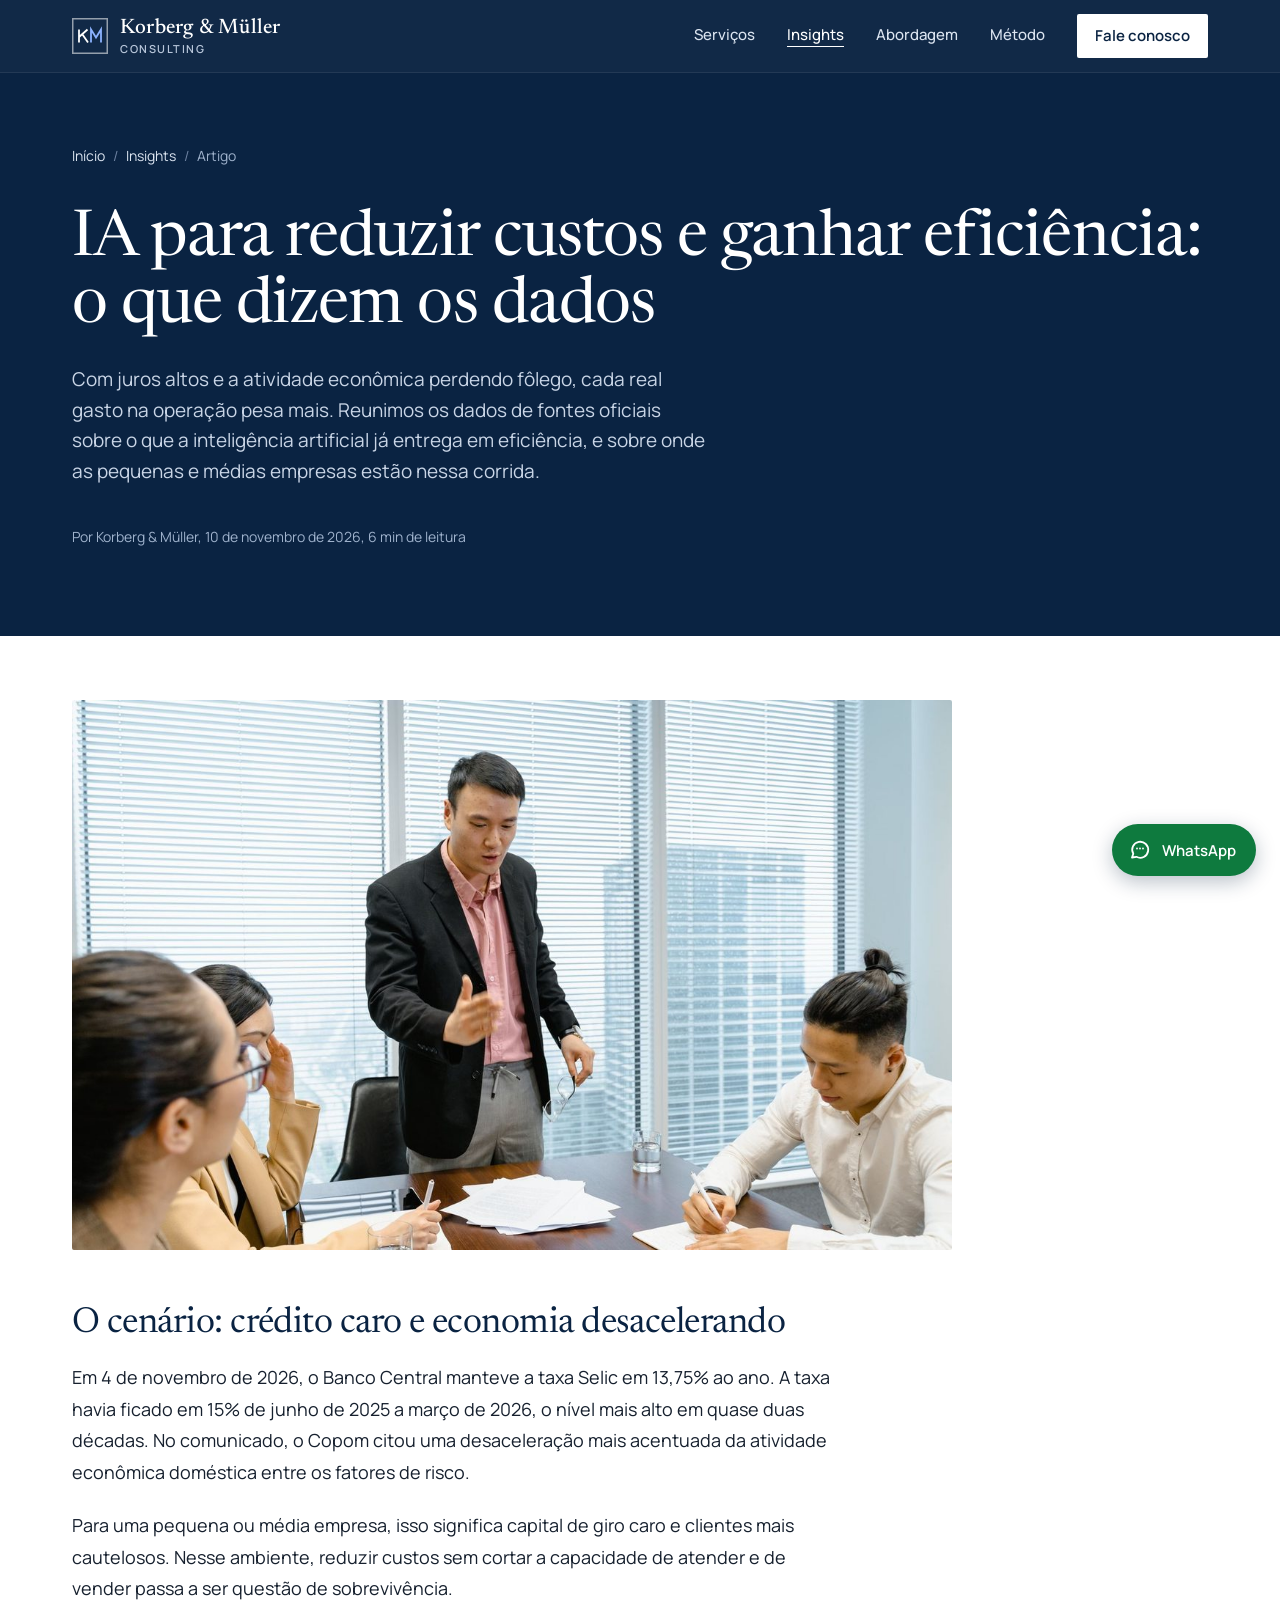
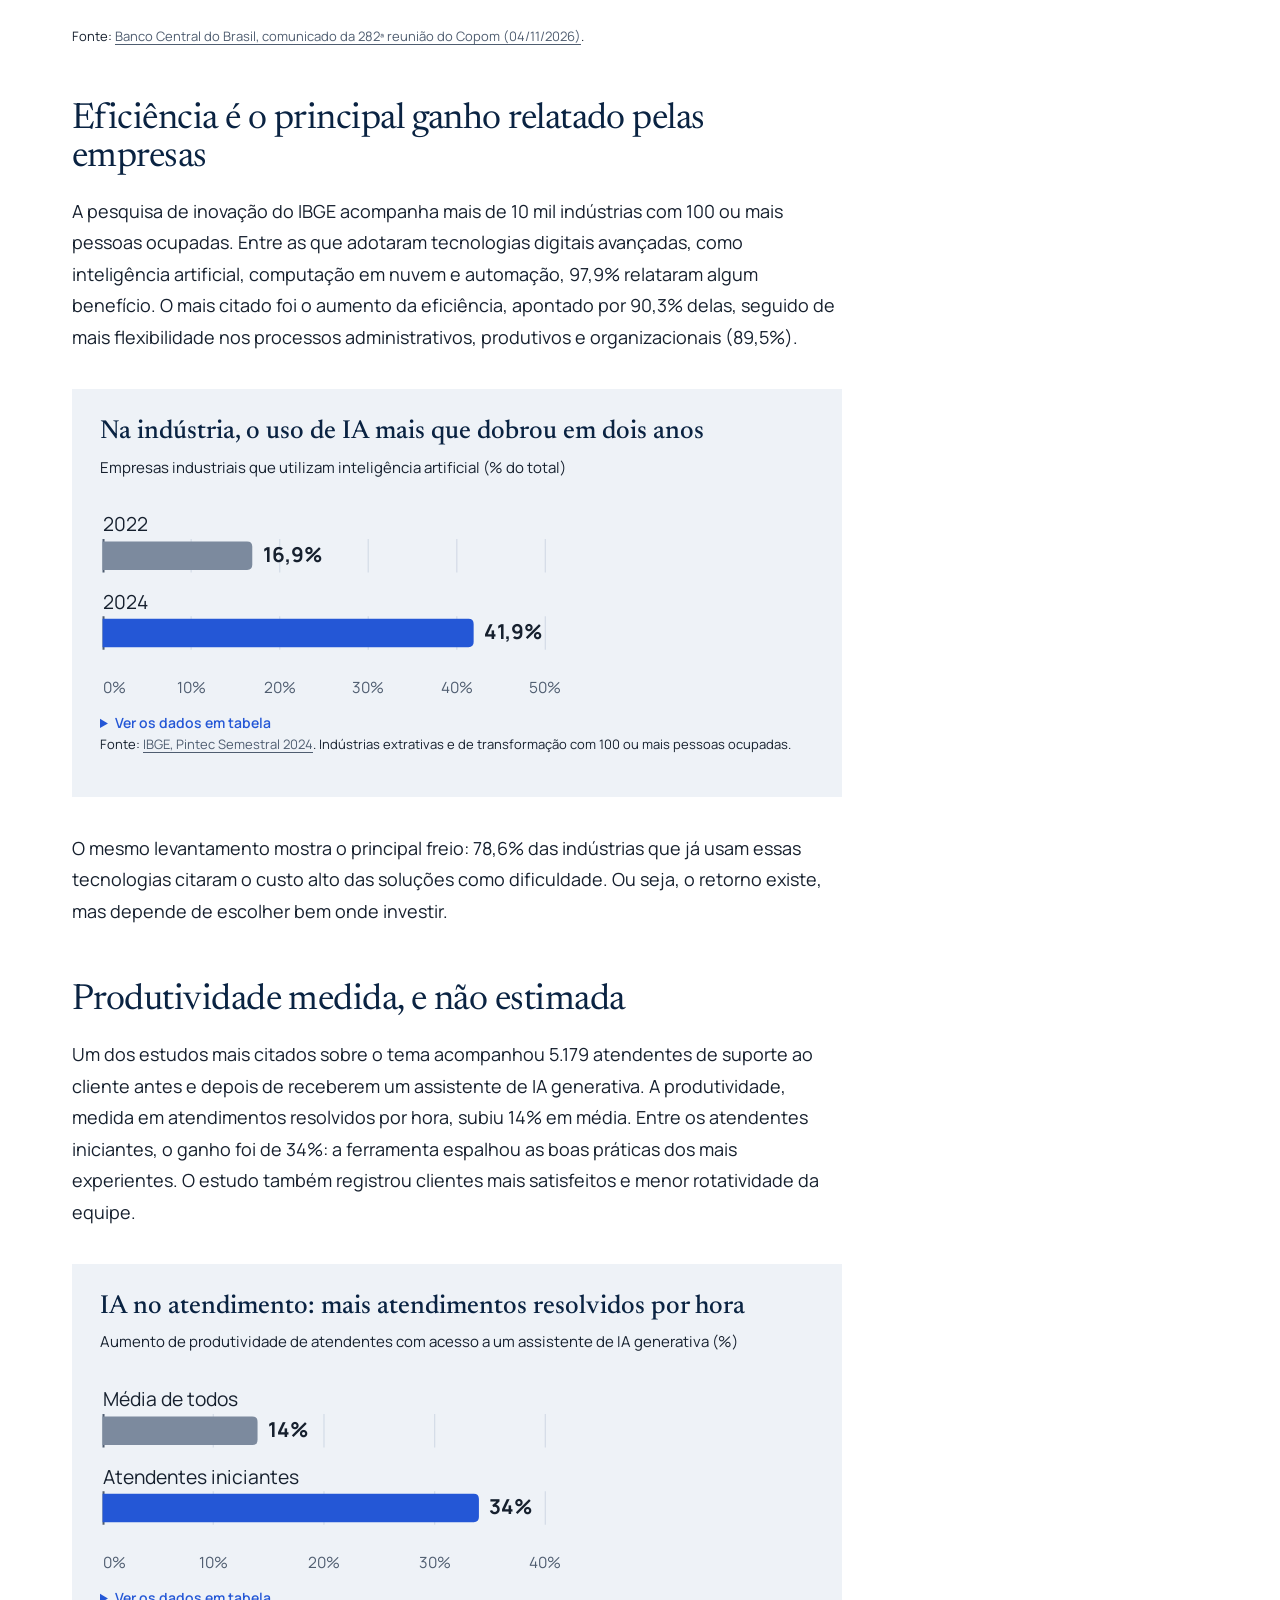
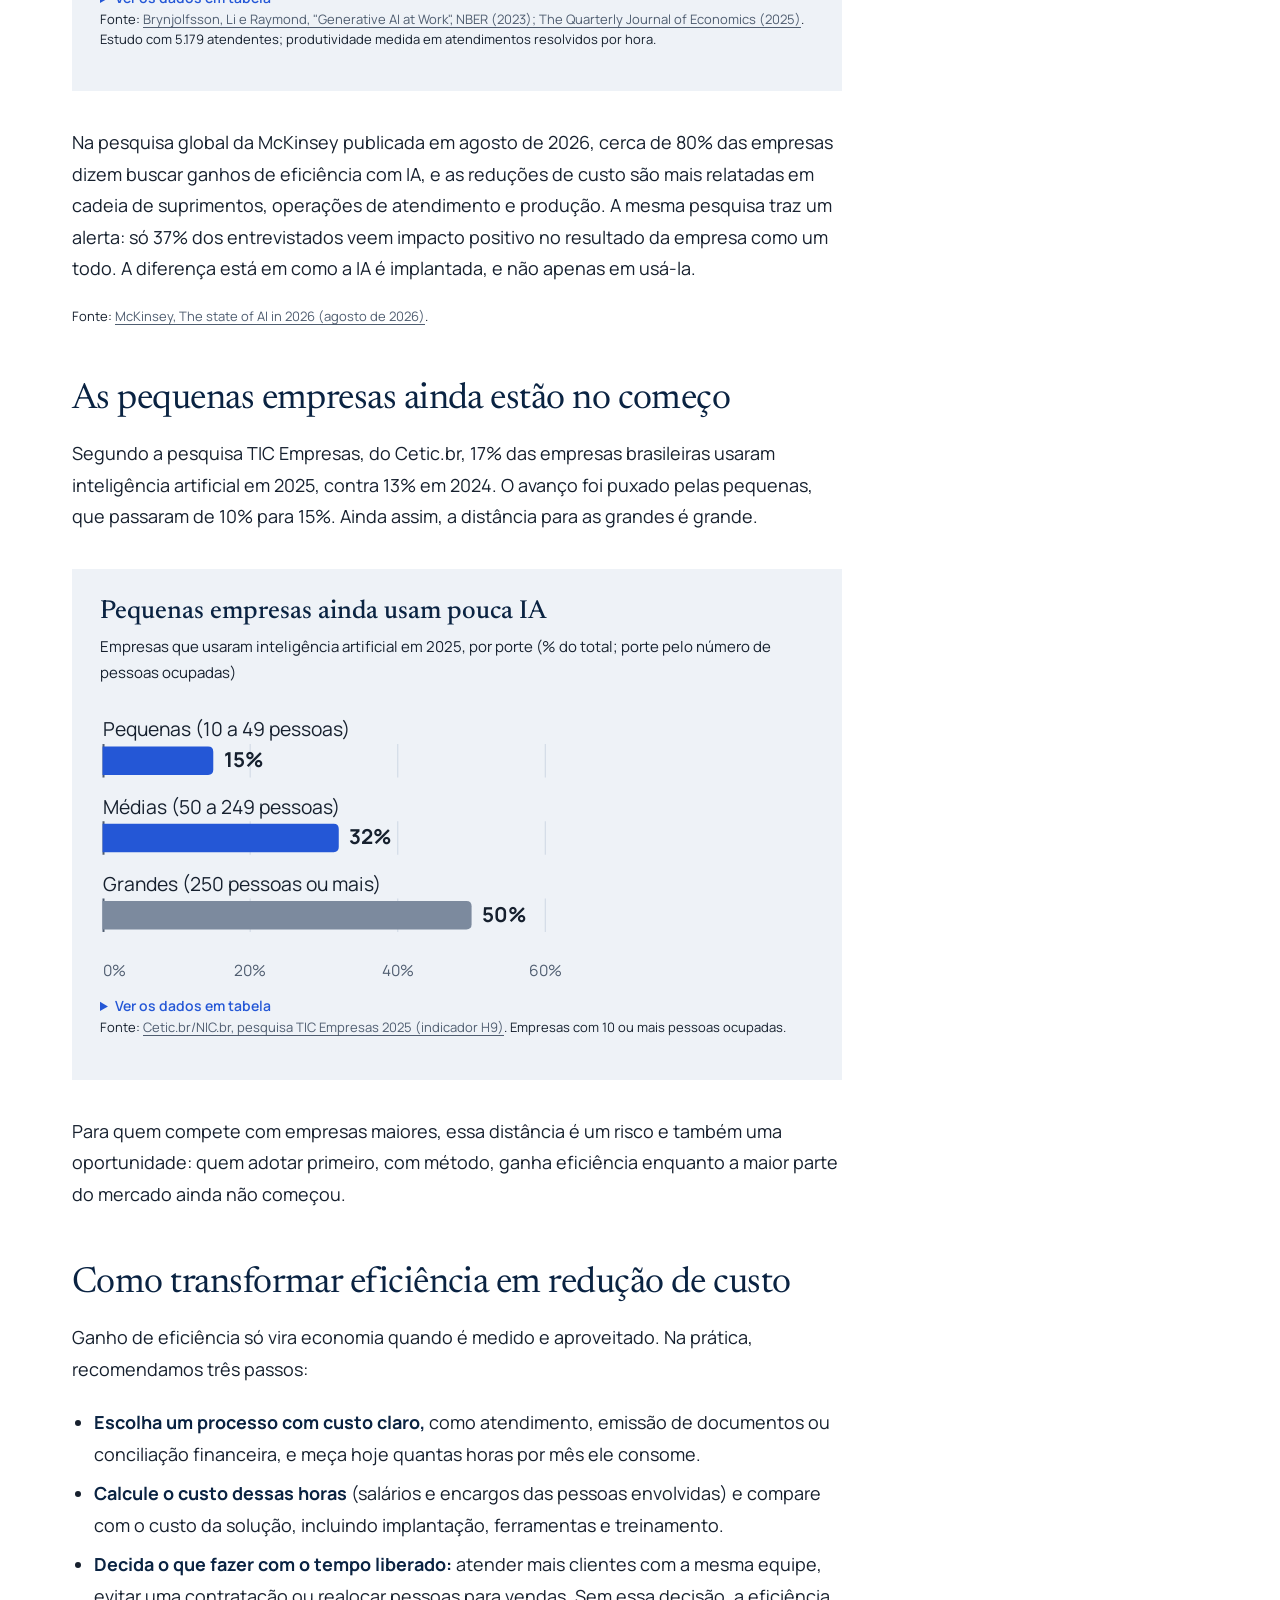
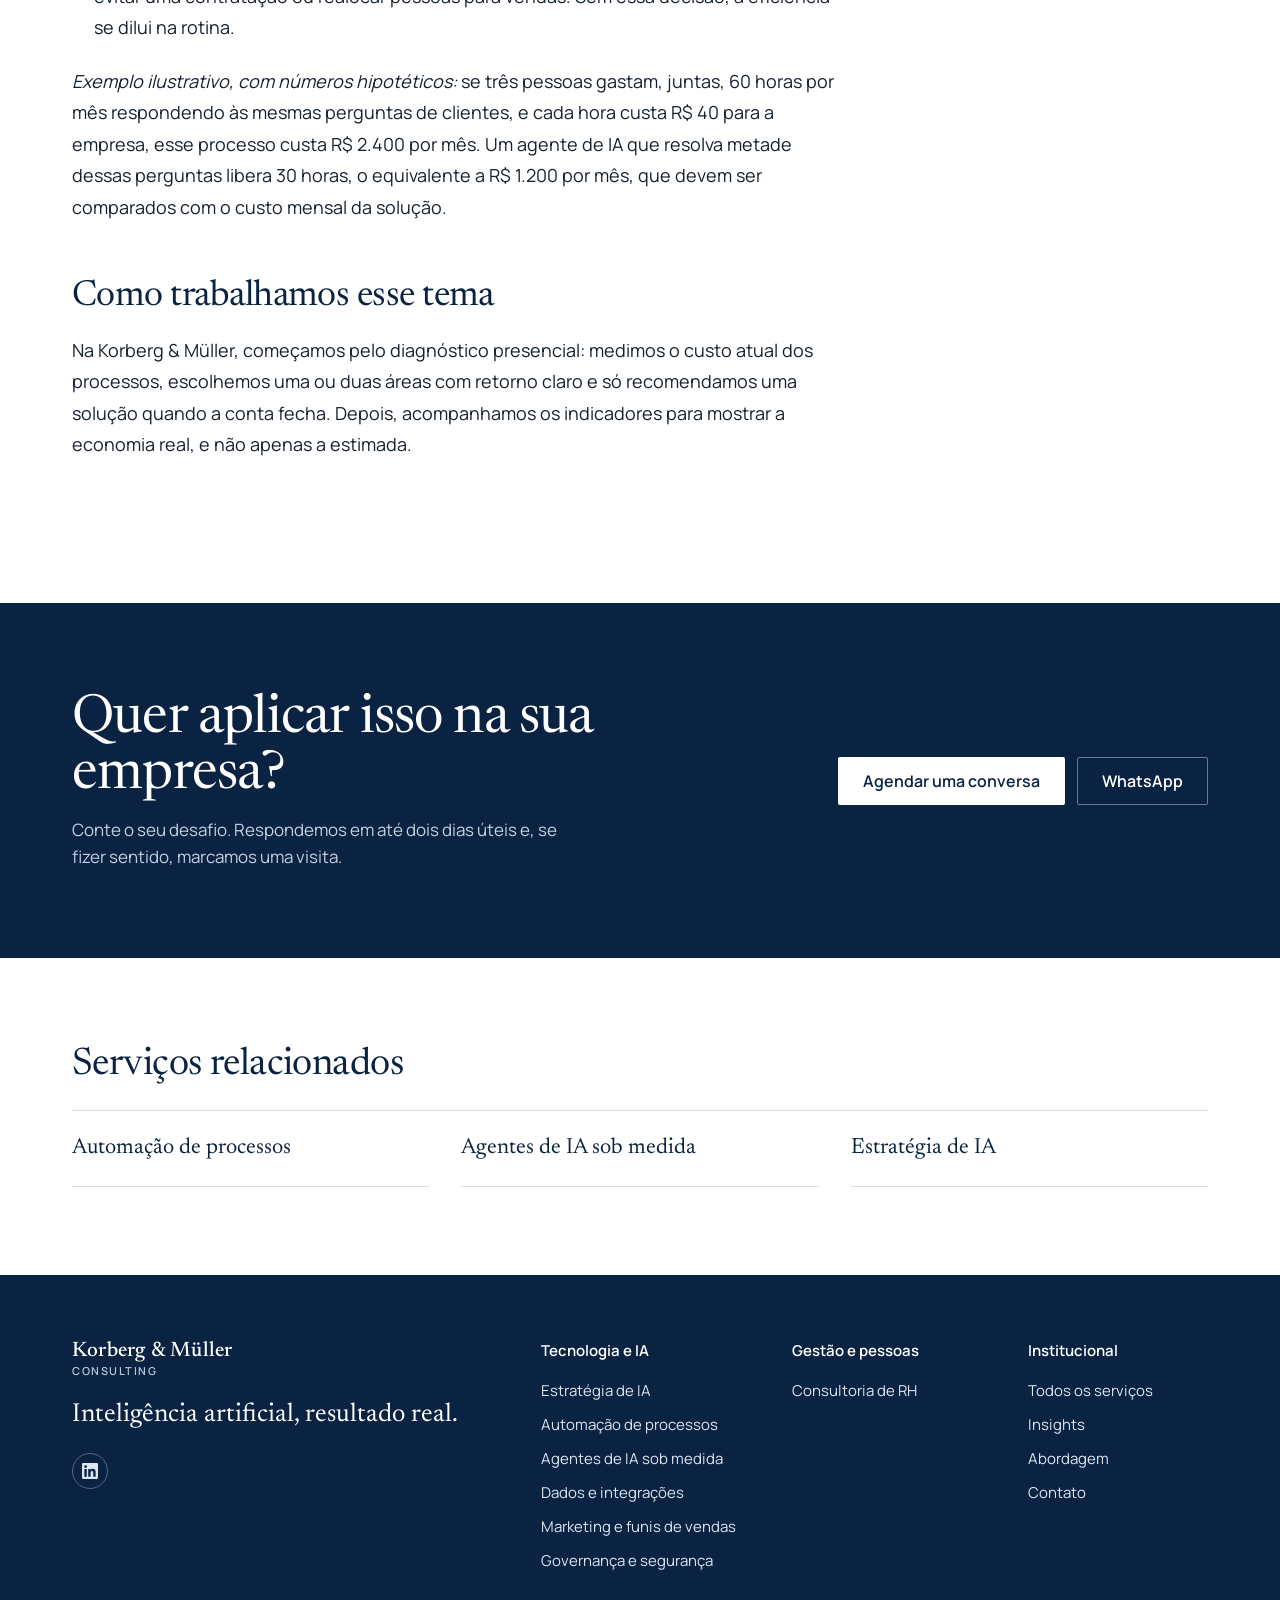
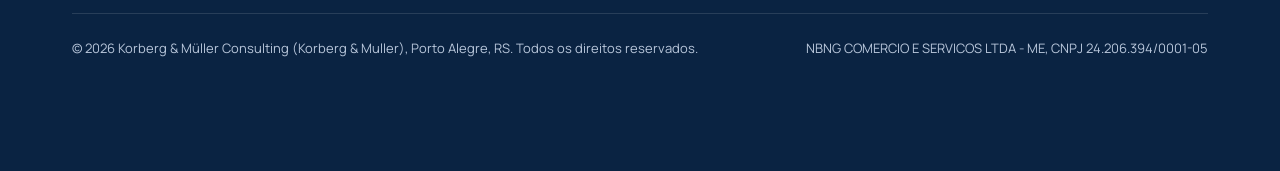
<file: insights/ia-reduzir-custos-eficiencia-dados/index.html>
<!DOCTYPE html>
<html lang="pt-BR">
<head>
<script async src="https://www.googletagmanager.com/gtm.js?id=GTM-KZSZC76Z"></script>
<script>
window.dataLayer = window.dataLayer || [];
function gtag(){dataLayer.push(arguments);}
gtag('js', new Date());
</script>
<meta charset="utf-8">
<meta name="viewport" content="width=device-width, initial-scale=1">
<title>IA para reduzir custos e ganhar eficiência: o que dizem os dados | Korberg &amp; Müller</title>
<meta name="description" content="Dados do IBGE, do Cetic.br, do Banco Central e de estudos acadêmicos sobre eficiência, produtividade e uso de IA nas empresas brasileiras, e como transformar isso em redução de custos.">
<meta name="robots" content="index, follow, max-image-preview:large">
<meta name="google-site-verification" content="kZMlr2Vngs3Y_wUSxGOz9r0fyZBZIStiohjtcFVoW-o">
<link rel="canonical" href="https://korbergmuller.com.br/insights/ia-reduzir-custos-eficiencia-dados/">
<meta property="og:type" content="website">
<meta property="og:locale" content="pt_BR">
<meta property="og:site_name" content="Korberg &amp; Müller Consulting">
<meta property="og:url" content="https://korbergmuller.com.br/insights/ia-reduzir-custos-eficiencia-dados/">
<meta property="og:title" content="IA para reduzir custos e ganhar eficiência: o que dizem os dados | Korberg & Müller">
<meta property="og:description" content="Dados do IBGE, do Cetic.br, do Banco Central e de estudos acadêmicos sobre eficiência, produtividade e uso de IA nas empresas brasileiras, e como transformar isso em redução de custos.">
<meta property="og:image" content="https://korbergmuller.com.br/og-image.png">
<meta property="og:image:width" content="1200">
<meta property="og:image:height" content="630">
<meta property="og:image:alt" content="Korberg &amp; Müller Consulting: Inteligência artificial, resultado real.">
<meta name="twitter:card" content="summary_large_image">
<meta name="twitter:title" content="IA para reduzir custos e ganhar eficiência: o que dizem os dados | Korberg & Müller">
<meta name="twitter:description" content="Dados do IBGE, do Cetic.br, do Banco Central e de estudos acadêmicos sobre eficiência, produtividade e uso de IA nas empresas brasileiras, e como transformar isso em redução de custos.">
<meta name="twitter:image" content="https://korbergmuller.com.br/og-image.png">
<meta name="theme-color" content="#0A2342">
<link rel="icon" href="../../favicon.ico" sizes="48x48">
<link rel="icon" href="../../favicon.svg" type="image/svg+xml">
<link rel="apple-touch-icon" href="../../apple-touch-icon.png">
<script type="application/ld+json">
{
  "@context": "https://schema.org",
  "@type": "Article",
  "headline": "IA para reduzir custos e ganhar eficiência: o que dizem os dados",
  "description": "Dados do IBGE, do Cetic.br, do Banco Central e de estudos acadêmicos sobre eficiência, produtividade e uso de IA nas empresas brasileiras, e como transformar isso em redução de custos.",
  "datePublished": "2026-11-10",
  "dateModified": "2026-11-10",
  "inLanguage": "pt-BR",
  "mainEntityOfPage": "https://korbergmuller.com.br/insights/ia-reduzir-custos-eficiencia-dados/",
  "image": "https://korbergmuller.com.br/og-image.png",
  "author": {
    "@type": "ProfessionalService",
    "@id": "https://korbergmuller.com.br/#empresa",
    "name": "Korberg & Müller Consulting",
    "url": "https://korbergmuller.com.br/"
  },
  "publisher": {
    "@type": "ProfessionalService",
    "@id": "https://korbergmuller.com.br/#empresa",
    "name": "Korberg & Müller Consulting",
    "url": "https://korbergmuller.com.br/",
    "logo": {
      "@type": "ImageObject",
      "url": "https://korbergmuller.com.br/icon-192.png"
    }
  }
}
</script>
<script type="application/ld+json">
{
  "@context": "https://schema.org",
  "@type": "BreadcrumbList",
  "itemListElement": [
    {
      "@type": "ListItem",
      "position": 1,
      "name": "Início",
      "item": "https://korbergmuller.com.br/"
    },
    {
      "@type": "ListItem",
      "position": 2,
      "name": "Insights",
      "item": "https://korbergmuller.com.br/insights/"
    },
    {
      "@type": "ListItem",
      "position": 3,
      "name": "IA para reduzir custos e ganhar eficiência: o que dizem os dados",
      "item": "https://korbergmuller.com.br/insights/ia-reduzir-custos-eficiencia-dados/"
    }
  ]
}
</script>
<link rel="preconnect" href="https://fonts.googleapis.com">
<link rel="preconnect" href="https://fonts.gstatic.com" crossorigin>
<link href="https://fonts.googleapis.com/css2?family=Manrope:wght@400;500;600;700&amp;family=Newsreader:ital,opsz,wght@0,6..72,400;0,6..72,500;0,6..72,600;1,6..72,400&amp;display=swap" rel="stylesheet">
<script src="../../assets/js-flag.js"></script>
<link rel="stylesheet" href="../../assets/site.css?v=3ec50956cb">
</head>
<body>
<noscript><iframe src="https://www.googletagmanager.com/ns.html?id=GTM-KZSZC76Z" height="0" width="0" style="display:none;visibility:hidden"></iframe></noscript>
<a class="skip" href="#conteudo">Pular para o conteúdo</a>

<header class="site-header">
  <div class="wrap">
    <a class="brand" href="../../" aria-label="Korberg &amp; Müller Consulting, página inicial">
      <svg class="brand-mark" viewBox="0 0 36 36" aria-hidden="true">
        <rect x=".75" y=".75" width="34.5" height="34.5" fill="none" stroke="#fff" stroke-opacity=".55" stroke-width="1.5"/>
        <path d="M7 11.5v13M7 19l8.5-7.5M10.5 16.5l5.5 8" stroke="#fff" stroke-width="1.8" fill="none" stroke-linejoin="miter"/>
        <path d="M19 24.5v-13l5 8 5-8v13" stroke="#8DB3FF" stroke-width="1.8" fill="none" stroke-linejoin="miter"/>
      </svg>
      <span class="brand-name">Korberg &amp; Müller<small>CONSULTING</small></span>
    </a>
    <button class="menu-btn" type="button" aria-expanded="false" aria-controls="menu" aria-label="Abrir menu">
      <svg width="20" height="20" viewBox="0 0 20 20" aria-hidden="true"><path d="M2 5h16M2 10h16M2 15h16" stroke="currentColor" stroke-width="1.8"/></svg>
    </button>
    <nav class="nav" id="menu" aria-label="Principal">
      <a href="../../servicos/">Serviços</a>
      <a href="../../insights/" aria-current="page">Insights</a>
      <a href="../../#abordagem">Abordagem</a>
      <a href="../../#metodo">Método</a>
            <a class="nav-cta" href="../../#contato">Fale conosco</a>
    </nav>
  </div>
</header>

<main id="conteudo">
  <article>
  <section class="page-hero" aria-labelledby="page-title">
    <div class="wrap">
      <ol class="crumbs" aria-label="Você está em"><li><a href="../../">Início</a></li><li><a href="../../insights/">Insights</a></li><li aria-current="page">Artigo</li></ol>
      <h1 id="page-title">IA para reduzir custos e ganhar eficiência: o que dizem os dados</h1>
      <p class="lede">Com juros altos e a atividade econômica perdendo fôlego, cada real gasto na operação pesa mais. Reunimos os dados de fontes oficiais sobre o que a inteligência artificial já entrega em eficiência, e sobre onde as pequenas e médias empresas estão nessa corrida.</p>
      <p class="post-meta post-meta-dark">Por Korberg &amp; Müller, <time datetime="2026-11-10">10 de novembro de 2026</time>, 6 min de leitura</p>
    </div>
  </section>
  <section class="sec article-sec">
    <div class="wrap">
      <figure class="article-cover"><img class="" src="../../images/insight-eficiencia.jpg" width="1200" height="750" alt="Executivo apresentando análise de eficiência e indicadores para a equipe em escritório" fetchpriority="high" decoding="async"></figure>
      <div class="article-body">
<h2>O cenário: crédito caro e economia desacelerando</h2>
<p>Em 4 de novembro de 2026, o Banco Central manteve a taxa Selic em 13,75% ao ano. A taxa havia ficado em 15% de junho de 2025 a março de 2026, o nível mais alto em quase duas décadas. No comunicado, o Copom citou uma desaceleração mais acentuada da atividade econômica doméstica entre os fatores de risco.</p>
<p>Para uma pequena ou média empresa, isso significa capital de giro caro e clientes mais cautelosos. Nesse ambiente, reduzir custos sem cortar a capacidade de atender e de vender passa a ser questão de sobrevivência.</p>
<p class="chart-source">Fonte: <a href="https://www.bcb.gov.br/" target="_blank" rel="noopener">Banco Central do Brasil, comunicado da 282ª reunião do Copom (04/11/2026)</a>.</p>

<h2>Eficiência é o principal ganho relatado pelas empresas</h2>
<p>A pesquisa de inovação do IBGE acompanha mais de 10 mil indústrias com 100 ou mais pessoas ocupadas. Entre as que adotaram tecnologias digitais avançadas, como inteligência artificial, computação em nuvem e automação, 97,9% relataram algum benefício. O mais citado foi o aumento da eficiência, apontado por 90,3% delas, seguido de mais flexibilidade nos processos administrativos, produtivos e organizacionais (89,5%).</p>

<figure class="chart" id="grafico-industria">
  <figcaption><h3 class="chart-title">Na indústria, o uso de IA mais que dobrou em dois anos</h3><p class="chart-sub">Empresas industriais que utilizam inteligência artificial (% do total)</p></figcaption>
  <svg viewBox="-2 0 404 154" role="img" aria-label="Gráfico de barras: 16,9% das empresas industriais usavam inteligência artificial em 2022 e 41,9% em 2024."><line x1="0.0" y1="28" x2="0.0" y2="54" stroke="#D5DDE8" stroke-width="1"/><line x1="0.0" y1="88" x2="0.0" y2="114" stroke="#D5DDE8" stroke-width="1"/><text x="0.0" y="148" text-anchor="start" font-size="12" fill="#4F5D70">0%</text><line x1="68.8" y1="28" x2="68.8" y2="54" stroke="#D5DDE8" stroke-width="1"/><line x1="68.8" y1="88" x2="68.8" y2="114" stroke="#D5DDE8" stroke-width="1"/><text x="68.8" y="148" text-anchor="middle" font-size="12" fill="#4F5D70">10%</text><line x1="137.6" y1="28" x2="137.6" y2="54" stroke="#D5DDE8" stroke-width="1"/><line x1="137.6" y1="88" x2="137.6" y2="114" stroke="#D5DDE8" stroke-width="1"/><text x="137.6" y="148" text-anchor="middle" font-size="12" fill="#4F5D70">20%</text><line x1="206.4" y1="28" x2="206.4" y2="54" stroke="#D5DDE8" stroke-width="1"/><line x1="206.4" y1="88" x2="206.4" y2="114" stroke="#D5DDE8" stroke-width="1"/><text x="206.4" y="148" text-anchor="middle" font-size="12" fill="#4F5D70">30%</text><line x1="275.2" y1="28" x2="275.2" y2="54" stroke="#D5DDE8" stroke-width="1"/><line x1="275.2" y1="88" x2="275.2" y2="114" stroke="#D5DDE8" stroke-width="1"/><text x="275.2" y="148" text-anchor="middle" font-size="12" fill="#4F5D70">40%</text><line x1="344.0" y1="28" x2="344.0" y2="54" stroke="#D5DDE8" stroke-width="1"/><line x1="344.0" y1="88" x2="344.0" y2="114" stroke="#D5DDE8" stroke-width="1"/><text x="344.0" y="148" text-anchor="middle" font-size="12" fill="#4F5D70">50%</text><line x1="0.75" y1="28" x2="0.75" y2="54" stroke="#4F5D70" stroke-width="1.5"/><line x1="0.75" y1="88" x2="0.75" y2="114" stroke="#4F5D70" stroke-width="1.5"/><g class="bar"><title>2022: 16,9%</title><rect x="0" y="8" width="400" height="60" fill="transparent"/><text x="0" y="22" font-size="15" fill="#16202E">2022</text><path class="bar-mark" d="M0 30 H112.3 Q116.3 30 116.3 34 V48 Q116.3 52 112.3 52 H0 Z" fill="#7C8A9E"/><text x="124.3" y="46.0" font-size="16" font-weight="700" fill="#16202E">16,9%</text></g><g class="bar"><title>2024: 41,9%</title><rect x="0" y="68" width="400" height="60" fill="transparent"/><text x="0" y="82" font-size="15" fill="#16202E">2024</text><path class="bar-mark" d="M0 90 H284.3 Q288.3 90 288.3 94 V108 Q288.3 112 284.3 112 H0 Z" fill="#2457D6"/><text x="296.3" y="106.0" font-size="16" font-weight="700" fill="#16202E">41,9%</text></g></svg>
  <details class="chart-data"><summary>Ver os dados em tabela</summary>
    <table><thead><tr><th scope="col">Categoria</th><th scope="col">Valor</th></tr></thead><tbody><tr><th scope="row">2022</th><td>16,9%</td></tr><tr><th scope="row">2024</th><td>41,9%</td></tr></tbody></table>
  </details>
  <p class="chart-source">Fonte: <a href="https://agenciadenoticias.ibge.gov.br/agencia-noticias/2012-agencia-noticias/noticias/44551-de-2022-a-2024-percentual-de-empresas-industriais-utilizando-inteligencia-artificial-subiu-de-16-9-para-41-9" target="_blank" rel="noopener">IBGE, Pintec Semestral 2024</a>. Indústrias extrativas e de transformação com 100 ou mais pessoas ocupadas.</p>
</figure>
<p>O mesmo levantamento mostra o principal freio: 78,6% das indústrias que já usam essas tecnologias citaram o custo alto das soluções como dificuldade. Ou seja, o retorno existe, mas depende de escolher bem onde investir.</p>

<h2>Produtividade medida, e não estimada</h2>
<p>Um dos estudos mais citados sobre o tema acompanhou 5.179 atendentes de suporte ao cliente antes e depois de receberem um assistente de IA generativa. A produtividade, medida em atendimentos resolvidos por hora, subiu 14% em média. Entre os atendentes iniciantes, o ganho foi de 34%: a ferramenta espalhou as boas práticas dos mais experientes. O estudo também registrou clientes mais satisfeitos e menor rotatividade da equipe.</p>

<figure class="chart" id="grafico-produtividade">
  <figcaption><h3 class="chart-title">IA no atendimento: mais atendimentos resolvidos por hora</h3><p class="chart-sub">Aumento de produtividade de atendentes com acesso a um assistente de IA generativa (%)</p></figcaption>
  <svg viewBox="-2 0 404 154" role="img" aria-label="Gráfico de barras: com um assistente de IA, a produtividade dos atendentes aumentou 14% em média e 34% entre os iniciantes."><line x1="0.0" y1="28" x2="0.0" y2="54" stroke="#D5DDE8" stroke-width="1"/><line x1="0.0" y1="88" x2="0.0" y2="114" stroke="#D5DDE8" stroke-width="1"/><text x="0.0" y="148" text-anchor="start" font-size="12" fill="#4F5D70">0%</text><line x1="86.0" y1="28" x2="86.0" y2="54" stroke="#D5DDE8" stroke-width="1"/><line x1="86.0" y1="88" x2="86.0" y2="114" stroke="#D5DDE8" stroke-width="1"/><text x="86.0" y="148" text-anchor="middle" font-size="12" fill="#4F5D70">10%</text><line x1="172.0" y1="28" x2="172.0" y2="54" stroke="#D5DDE8" stroke-width="1"/><line x1="172.0" y1="88" x2="172.0" y2="114" stroke="#D5DDE8" stroke-width="1"/><text x="172.0" y="148" text-anchor="middle" font-size="12" fill="#4F5D70">20%</text><line x1="258.0" y1="28" x2="258.0" y2="54" stroke="#D5DDE8" stroke-width="1"/><line x1="258.0" y1="88" x2="258.0" y2="114" stroke="#D5DDE8" stroke-width="1"/><text x="258.0" y="148" text-anchor="middle" font-size="12" fill="#4F5D70">30%</text><line x1="344.0" y1="28" x2="344.0" y2="54" stroke="#D5DDE8" stroke-width="1"/><line x1="344.0" y1="88" x2="344.0" y2="114" stroke="#D5DDE8" stroke-width="1"/><text x="344.0" y="148" text-anchor="middle" font-size="12" fill="#4F5D70">40%</text><line x1="0.75" y1="28" x2="0.75" y2="54" stroke="#4F5D70" stroke-width="1.5"/><line x1="0.75" y1="88" x2="0.75" y2="114" stroke="#4F5D70" stroke-width="1.5"/><g class="bar"><title>Média de todos: 14%</title><rect x="0" y="8" width="400" height="60" fill="transparent"/><text x="0" y="22" font-size="15" fill="#16202E">Média de todos</text><path class="bar-mark" d="M0 30 H116.4 Q120.4 30 120.4 34 V48 Q120.4 52 116.4 52 H0 Z" fill="#7C8A9E"/><text x="128.4" y="46.0" font-size="16" font-weight="700" fill="#16202E">14%</text></g><g class="bar"><title>Atendentes iniciantes: 34%</title><rect x="0" y="68" width="400" height="60" fill="transparent"/><text x="0" y="82" font-size="15" fill="#16202E">Atendentes iniciantes</text><path class="bar-mark" d="M0 90 H288.4 Q292.4 90 292.4 94 V108 Q292.4 112 288.4 112 H0 Z" fill="#2457D6"/><text x="300.4" y="106.0" font-size="16" font-weight="700" fill="#16202E">34%</text></g></svg>
  <details class="chart-data"><summary>Ver os dados em tabela</summary>
    <table><thead><tr><th scope="col">Categoria</th><th scope="col">Valor</th></tr></thead><tbody><tr><th scope="row">Média de todos</th><td>14%</td></tr><tr><th scope="row">Atendentes iniciantes</th><td>34%</td></tr></tbody></table>
  </details>
  <p class="chart-source">Fonte: <a href="https://www.nber.org/papers/w31161" target="_blank" rel="noopener">Brynjolfsson, Li e Raymond, "Generative AI at Work", NBER (2023); The Quarterly Journal of Economics (2025)</a>. Estudo com 5.179 atendentes; produtividade medida em atendimentos resolvidos por hora.</p>
</figure>
<p>Na pesquisa global da McKinsey publicada em agosto de 2026, cerca de 80% das empresas dizem buscar ganhos de eficiência com IA, e as reduções de custo são mais relatadas em cadeia de suprimentos, operações de atendimento e produção. A mesma pesquisa traz um alerta: só 37% dos entrevistados veem impacto positivo no resultado da empresa como um todo. A diferença está em como a IA é implantada, e não apenas em usá-la.</p>
<p class="chart-source">Fonte: <a href="https://www.mckinsey.com/capabilities/quantumblack/our-insights/the-state-of-ai" target="_blank" rel="noopener">McKinsey, The state of AI in 2026 (agosto de 2026)</a>.</p>

<h2>As pequenas empresas ainda estão no começo</h2>
<p>Segundo a pesquisa TIC Empresas, do Cetic.br, 17% das empresas brasileiras usaram inteligência artificial em 2025, contra 13% em 2024. O avanço foi puxado pelas pequenas, que passaram de 10% para 15%. Ainda assim, a distância para as grandes é grande.</p>

<figure class="chart" id="grafico-porte">
  <figcaption><h3 class="chart-title">Pequenas empresas ainda usam pouca IA</h3><p class="chart-sub">Empresas que usaram inteligência artificial em 2025, por porte (% do total; porte pelo número de pessoas ocupadas)</p></figcaption>
  <svg viewBox="-2 0 404 214" role="img" aria-label="Gráfico de barras: em 2025, 15% das pequenas empresas, 32% das médias e 50% das grandes usaram inteligência artificial."><line x1="0.0" y1="28" x2="0.0" y2="54" stroke="#D5DDE8" stroke-width="1"/><line x1="0.0" y1="88" x2="0.0" y2="114" stroke="#D5DDE8" stroke-width="1"/><line x1="0.0" y1="148" x2="0.0" y2="174" stroke="#D5DDE8" stroke-width="1"/><text x="0.0" y="208" text-anchor="start" font-size="12" fill="#4F5D70">0%</text><line x1="114.7" y1="28" x2="114.7" y2="54" stroke="#D5DDE8" stroke-width="1"/><line x1="114.7" y1="88" x2="114.7" y2="114" stroke="#D5DDE8" stroke-width="1"/><line x1="114.7" y1="148" x2="114.7" y2="174" stroke="#D5DDE8" stroke-width="1"/><text x="114.7" y="208" text-anchor="middle" font-size="12" fill="#4F5D70">20%</text><line x1="229.3" y1="28" x2="229.3" y2="54" stroke="#D5DDE8" stroke-width="1"/><line x1="229.3" y1="88" x2="229.3" y2="114" stroke="#D5DDE8" stroke-width="1"/><line x1="229.3" y1="148" x2="229.3" y2="174" stroke="#D5DDE8" stroke-width="1"/><text x="229.3" y="208" text-anchor="middle" font-size="12" fill="#4F5D70">40%</text><line x1="344.0" y1="28" x2="344.0" y2="54" stroke="#D5DDE8" stroke-width="1"/><line x1="344.0" y1="88" x2="344.0" y2="114" stroke="#D5DDE8" stroke-width="1"/><line x1="344.0" y1="148" x2="344.0" y2="174" stroke="#D5DDE8" stroke-width="1"/><text x="344.0" y="208" text-anchor="middle" font-size="12" fill="#4F5D70">60%</text><line x1="0.75" y1="28" x2="0.75" y2="54" stroke="#4F5D70" stroke-width="1.5"/><line x1="0.75" y1="88" x2="0.75" y2="114" stroke="#4F5D70" stroke-width="1.5"/><line x1="0.75" y1="148" x2="0.75" y2="174" stroke="#4F5D70" stroke-width="1.5"/><g class="bar"><title>Pequenas (10 a 49 pessoas): 15%</title><rect x="0" y="8" width="400" height="60" fill="transparent"/><text x="0" y="22" font-size="15" fill="#16202E">Pequenas (10 a 49 pessoas)</text><path class="bar-mark" d="M0 30 H82.0 Q86.0 30 86.0 34 V48 Q86.0 52 82.0 52 H0 Z" fill="#2457D6"/><text x="94.0" y="46.0" font-size="16" font-weight="700" fill="#16202E">15%</text></g><g class="bar"><title>Médias (50 a 249 pessoas): 32%</title><rect x="0" y="68" width="400" height="60" fill="transparent"/><text x="0" y="82" font-size="15" fill="#16202E">Médias (50 a 249 pessoas)</text><path class="bar-mark" d="M0 90 H179.5 Q183.5 90 183.5 94 V108 Q183.5 112 179.5 112 H0 Z" fill="#2457D6"/><text x="191.5" y="106.0" font-size="16" font-weight="700" fill="#16202E">32%</text></g><g class="bar"><title>Grandes (250 pessoas ou mais): 50%</title><rect x="0" y="128" width="400" height="60" fill="transparent"/><text x="0" y="142" font-size="15" fill="#16202E">Grandes (250 pessoas ou mais)</text><path class="bar-mark" d="M0 150 H282.7 Q286.7 150 286.7 154 V168 Q286.7 172 282.7 172 H0 Z" fill="#7C8A9E"/><text x="294.7" y="166.0" font-size="16" font-weight="700" fill="#16202E">50%</text></g></svg>
  <details class="chart-data"><summary>Ver os dados em tabela</summary>
    <table><thead><tr><th scope="col">Categoria</th><th scope="col">Valor</th></tr></thead><tbody><tr><th scope="row">Pequenas (10 a 49 pessoas)</th><td>15%</td></tr><tr><th scope="row">Médias (50 a 249 pessoas)</th><td>32%</td></tr><tr><th scope="row">Grandes (250 pessoas ou mais)</th><td>50%</td></tr></tbody></table>
  </details>
  <p class="chart-source">Fonte: <a href="https://cetic.br/en/tics/pesquisa/2025/empresas/H9/" target="_blank" rel="noopener">Cetic.br/NIC.br, pesquisa TIC Empresas 2025 (indicador H9)</a>. Empresas com 10 ou mais pessoas ocupadas.</p>
</figure>
<p>Para quem compete com empresas maiores, essa distância é um risco e também uma oportunidade: quem adotar primeiro, com método, ganha eficiência enquanto a maior parte do mercado ainda não começou.</p>

<h2>Como transformar eficiência em redução de custo</h2>
<p>Ganho de eficiência só vira economia quando é medido e aproveitado. Na prática, recomendamos três passos:</p>
<ul>
  <li><strong>Escolha um processo com custo claro,</strong> como atendimento, emissão de documentos ou conciliação financeira, e meça hoje quantas horas por mês ele consome.</li>
  <li><strong>Calcule o custo dessas horas</strong> (salários e encargos das pessoas envolvidas) e compare com o custo da solução, incluindo implantação, ferramentas e treinamento.</li>
  <li><strong>Decida o que fazer com o tempo liberado:</strong> atender mais clientes com a mesma equipe, evitar uma contratação ou realocar pessoas para vendas. Sem essa decisão, a eficiência se dilui na rotina.</li>
</ul>
<p><em>Exemplo ilustrativo, com números hipotéticos:</em> se três pessoas gastam, juntas, 60 horas por mês respondendo às mesmas perguntas de clientes, e cada hora custa R$ 40 para a empresa, esse processo custa R$ 2.400 por mês. Um agente de IA que resolva metade dessas perguntas libera 30 horas, o equivalente a R$ 1.200 por mês, que devem ser comparados com o custo mensal da solução.</p>

<h2>Como trabalhamos esse tema</h2>
<p>Na Korberg &amp; Müller, começamos pelo diagnóstico presencial: medimos o custo atual dos processos, escolhemos uma ou duas áreas com retorno claro e só recomendamos uma solução quando a conta fecha. Depois, acompanhamos os indicadores para mostrar a economia real, e não apenas a estimada.</p>

      </div>
    </div>
  </section>
  </article>

  <section class="cta-band" aria-labelledby="cta-title">
    <div class="wrap">
      <div>
        <h2 id="cta-title">Quer aplicar isso na sua empresa?</h2>
        <p>Conte o seu desafio. Respondemos em até dois dias úteis e, se fizer sentido, marcamos uma visita.</p>
      </div>
      <div class="btn-row">
        <a class="btn btn-light" href="../../#contato">Agendar uma conversa</a>
        <a class="btn btn-ghost" href="https://wa.me/5551998107741?text=Ol%C3%A1%21%20Vim%20pelo%20site%20da%20Korberg%20%26%20M%C3%BCller%20e%20gostaria%20de%20conversar%20sobre%20o%20artigo%20%22ia%20para%20reduzir%20custos%20e%20ganhar%20efici%C3%AAncia%3A%20o%20que%20dizem%20os%20dados%22." target="_blank" rel="noopener">WhatsApp</a>
      </div>
    </div>
  </section>

  <section class="sec" aria-labelledby="rel-title" style="padding-top:88px;padding-bottom:88px">
    <div class="wrap">
      <h2 id="rel-title" style="font-size:clamp(28px,3vw,38px);margin-bottom:24px">Serviços relacionados</h2>
      <ul class="related">
        <li><a href="../../servicos/automacao-de-processos/">Automação de processos</a></li>
        <li><a href="../../servicos/agentes-de-ia/">Agentes de IA sob medida</a></li>
        <li><a href="../../servicos/estrategia-de-ia/">Estratégia de IA</a></li>
      </ul>
    </div>
  </section>
</main>

<footer>
  <div class="wrap">
    <div class="top">
      <div>
        <span class="brand-name" style="color:#fff">Korberg &amp; Müller<small>CONSULTING</small></span>
        <p class="slogan">Inteligência artificial, resultado real.</p>
        <div class="foot-social">
          <a href="https://www.linkedin.com/company/korberg-m%C3%BCller-consulting/" target="_blank" rel="noopener" aria-label="LinkedIn da Korberg &amp; Müller"><svg viewBox="0 0 24 24" width="16" height="16" fill="currentColor" aria-hidden="true" style="width:16px;height:16px;min-width:16px;max-width:16px"><path d="M20.447 20.452h-3.554v-5.569c0-1.328-.027-3.037-1.852-3.037-1.853 0-2.136 1.445-2.136 2.939v5.667H9.351V9h3.414v1.561h.046c.477-.9 1.637-1.85 3.37-1.85 3.601 0 4.267 2.37 4.267 5.455v6.286zM5.337 7.433a2.062 2.062 0 01-2.063-2.065 2.064 2.064 0 112.063 2.065zm1.782 13.019H3.555V9h3.564v11.452zM22.225 0H1.771C.792 0 0 .774 0 1.729v20.542C0 23.227.792 24 1.771 24h20.451C23.2 24 24 23.227 24 22.271V1.729C24 .774 23.2 0 22.222 0h.003z"/></svg></a>
        </div>
      </div>
      <div class="foot-cols">
      <nav class="foot-col" aria-label="Tecnologia e IA">
        <p class="foot-title">Tecnologia e IA</p>
          <a href="../../servicos/estrategia-de-ia/">Estratégia de IA</a>
          <a href="../../servicos/automacao-de-processos/">Automação de processos</a>
          <a href="../../servicos/agentes-de-ia/">Agentes de IA sob medida</a>
          <a href="../../servicos/integracoes/">Dados e integrações</a>
          <a href="../../servicos/marketing-e-funis/">Marketing e funis de vendas</a>
          <a href="../../servicos/governanca-de-ia/">Governança e segurança</a>
      </nav>
      <nav class="foot-col" aria-label="Gestão e pessoas">
        <p class="foot-title">Gestão e pessoas</p>
          <a href="../../servicos/consultoria-de-rh/">Consultoria de RH</a>
      </nav>
      <nav class="foot-col" aria-label="Institucional">
        <p class="foot-title">Institucional</p>
          <a href="../../servicos/">Todos os serviços</a>
          <a href="../../insights/">Insights</a>
          <a href="../../#abordagem">Abordagem</a>
                    <a href="../../#contato">Contato</a>
      </nav>
      </div>
    </div>
    <div class="bottom">
      <span>© <span id="ano">2026</span> Korberg &amp; Müller Consulting (Korberg &amp; Muller), Porto Alegre, RS. Todos os direitos reservados.</span>
      <span>NBNG COMERCIO E SERVICOS LTDA - ME, CNPJ 24.206.394/0001-05</span>
    </div>
  </div>
</footer>

<a class="wa-float" href="https://wa.me/5551998107741?text=Ol%C3%A1%21%20Vim%20pelo%20site%20da%20Korberg%20%26%20M%C3%BCller%20e%20gostaria%20de%20conversar%20sobre%20um%20projeto." target="_blank" rel="noopener" aria-label="Conversar com a Korberg &amp; Müller no WhatsApp">
  <svg viewBox="0 0 24 24" fill="none" stroke="currentColor" stroke-width="1.8" stroke-linecap="round" stroke-linejoin="round" aria-hidden="true"><path d="M4 19.5l1.3-3.7A8 8 0 1 1 8.4 18.8z"/><path d="M9 10.5h.01M12 10.5h.01M15 10.5h.01"/></svg>
  <span>WhatsApp</span>
</a>

<script src="../../assets/site.js?v=3ec50956cb" defer></script>
</body>
</html>
</file>
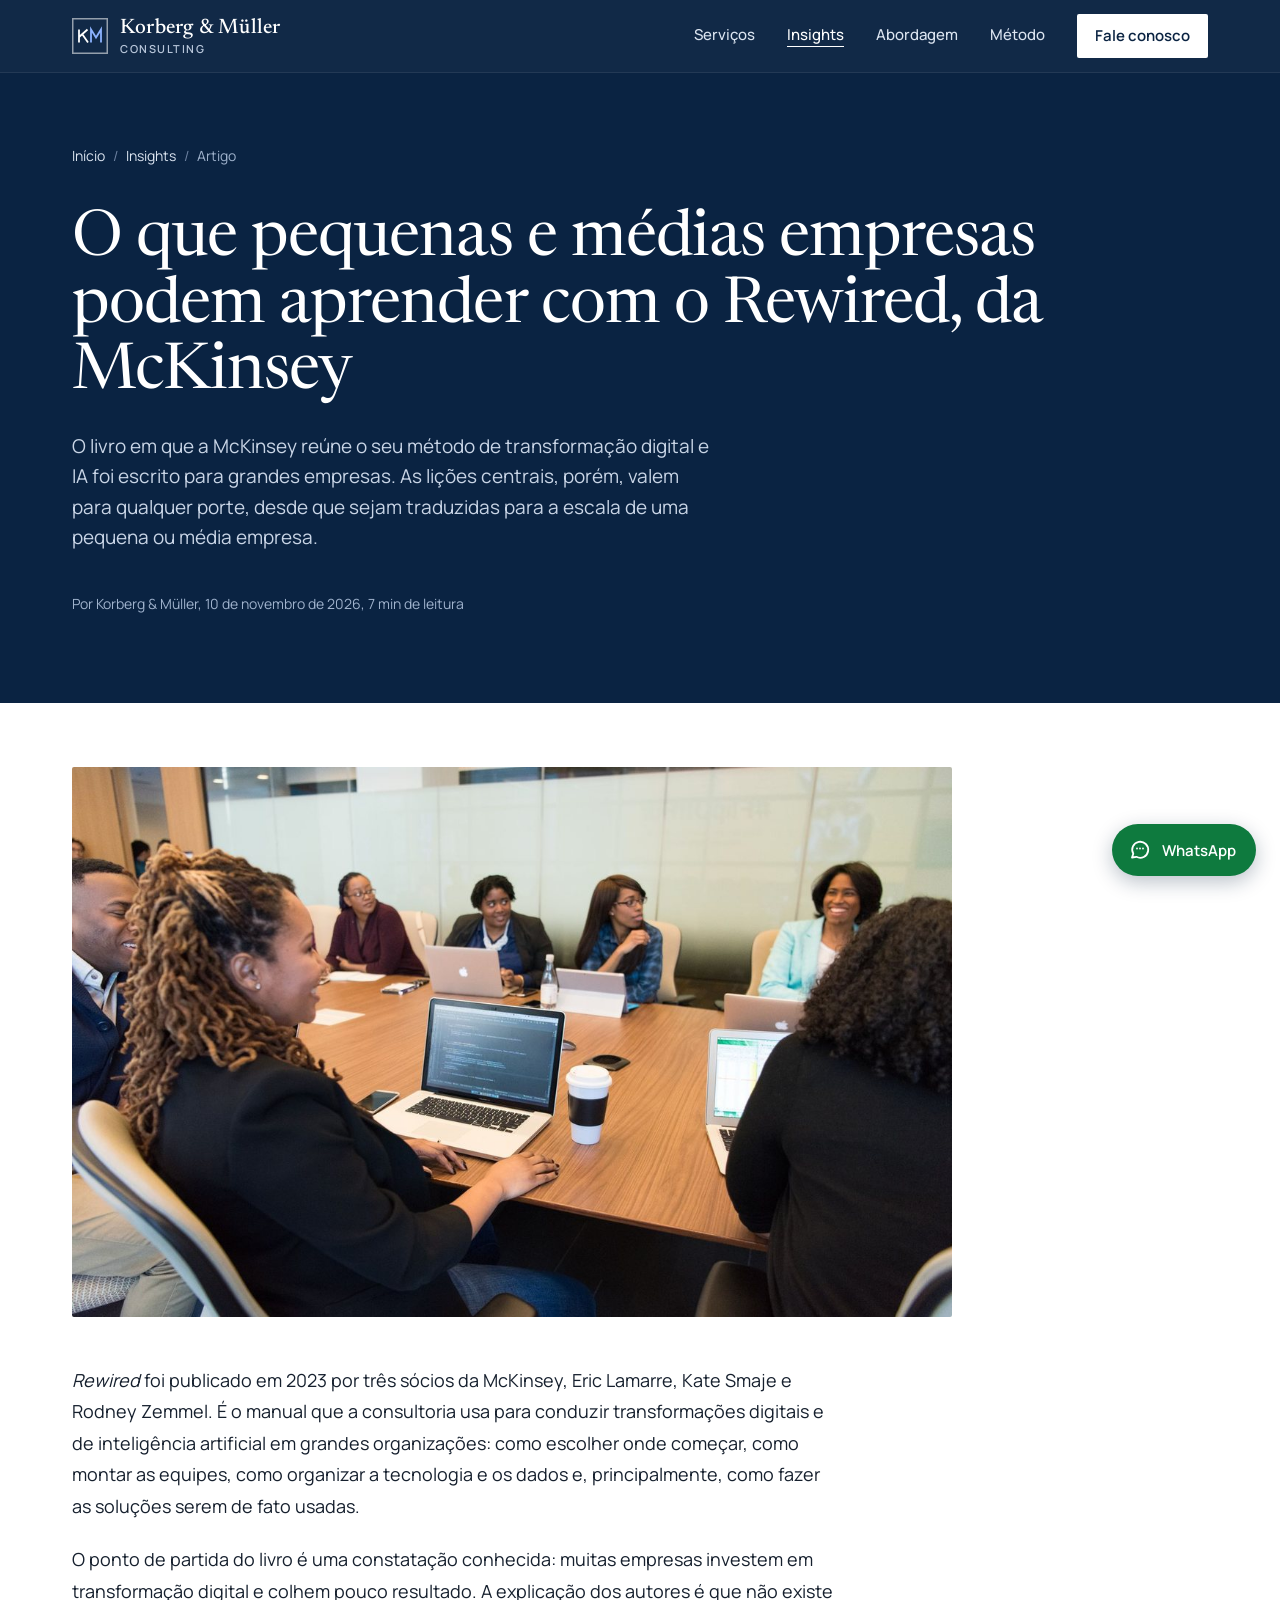
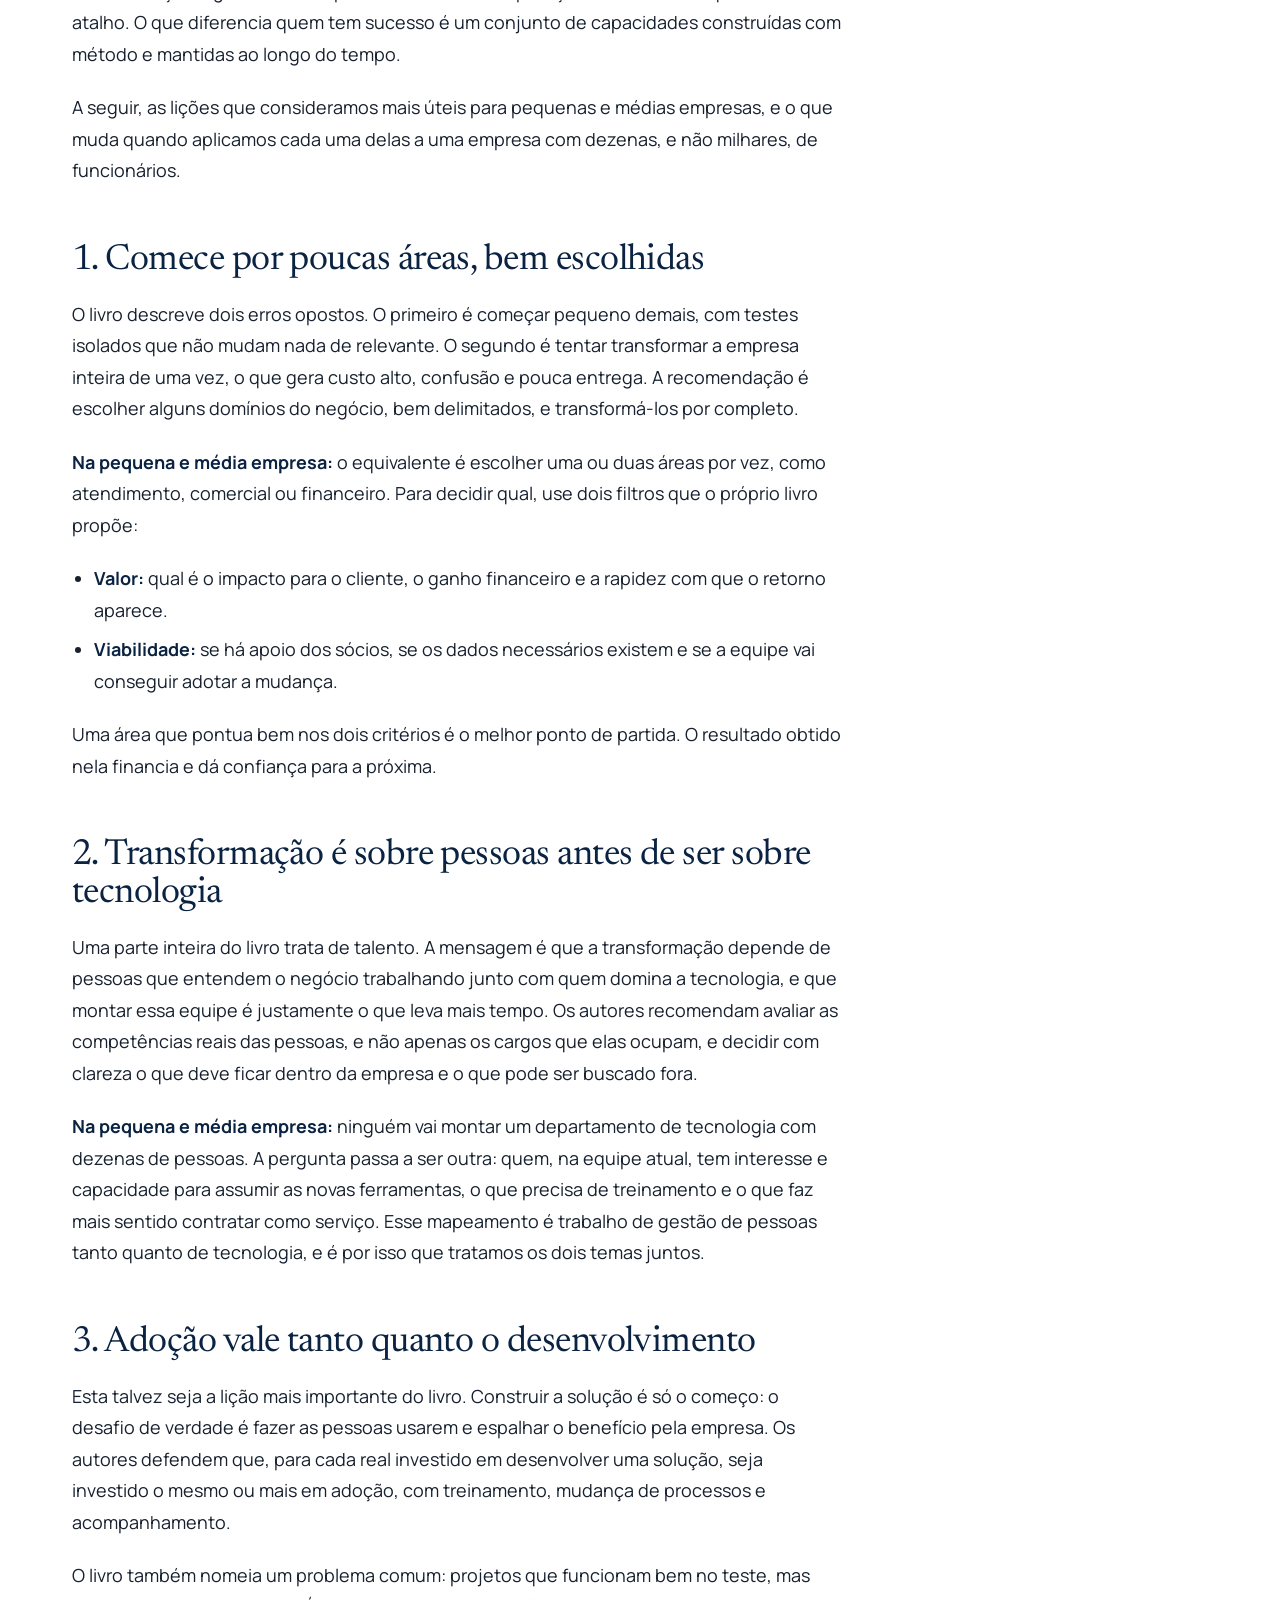
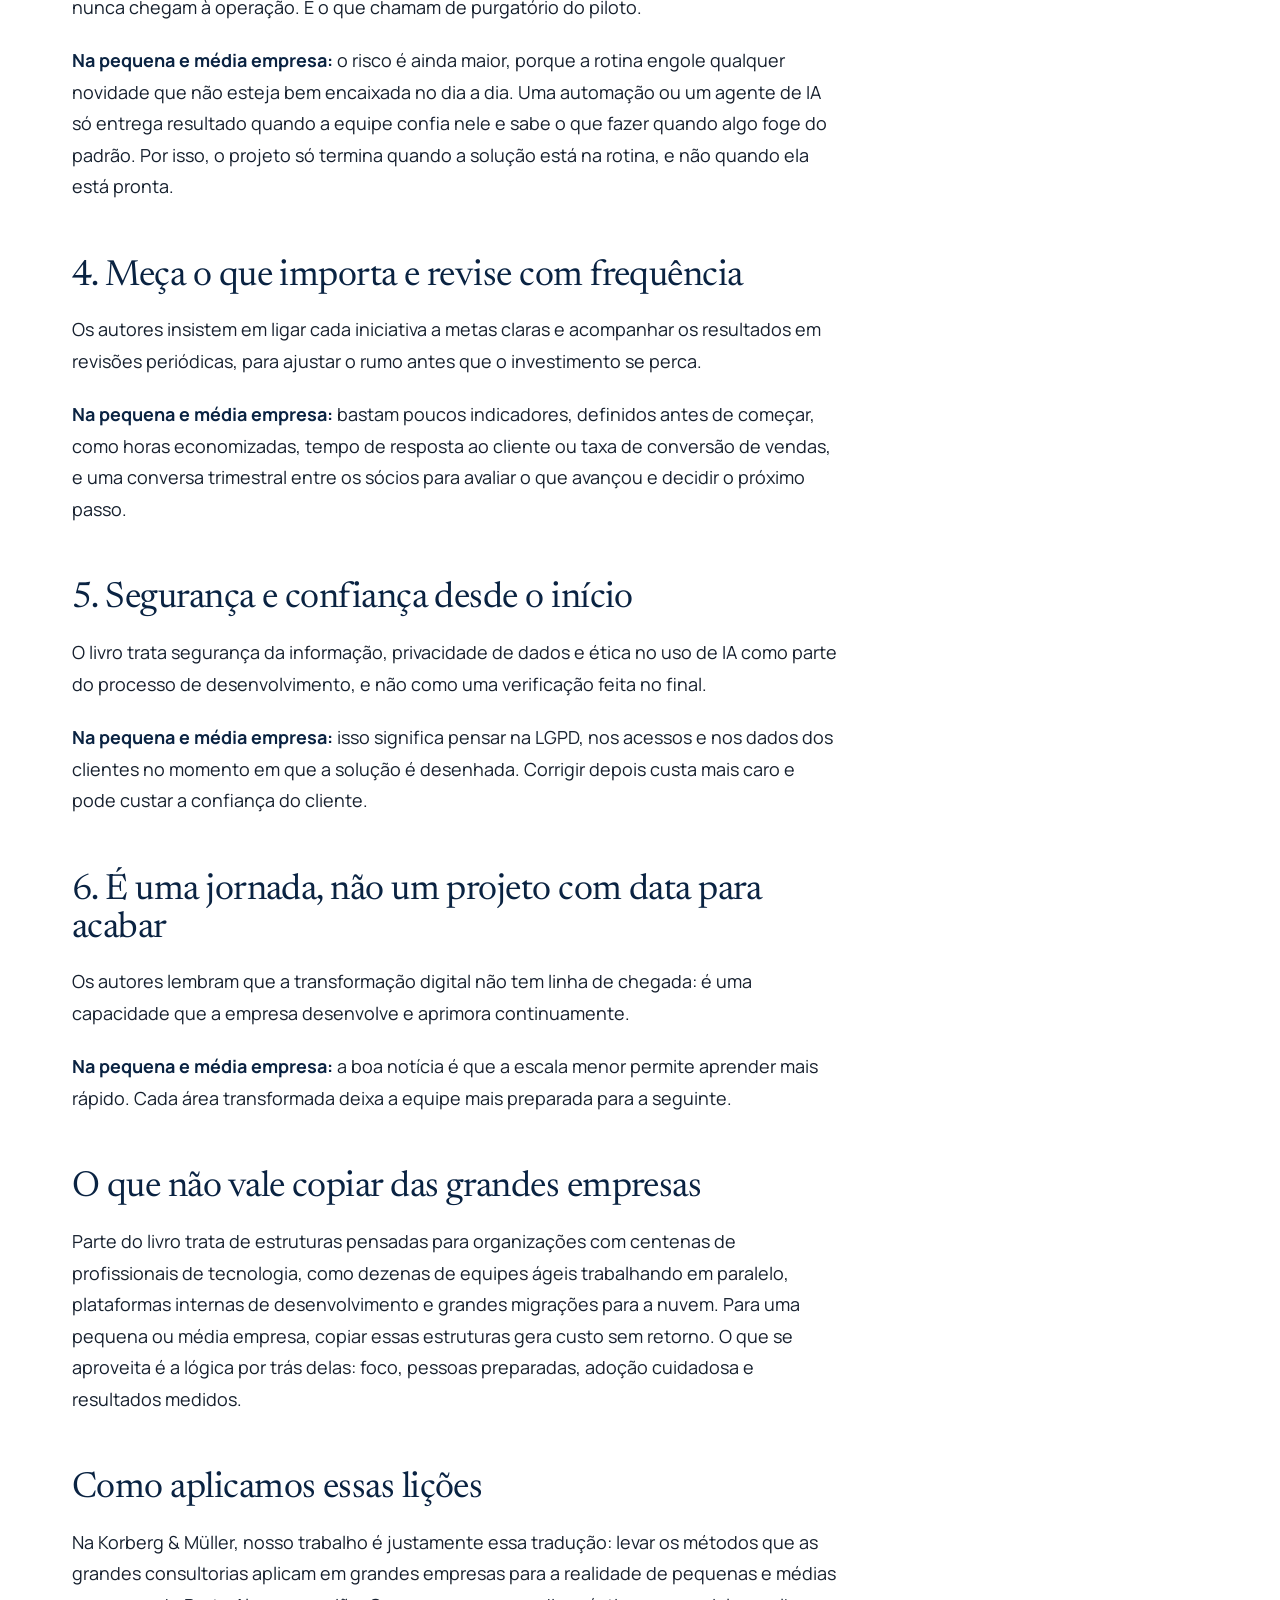
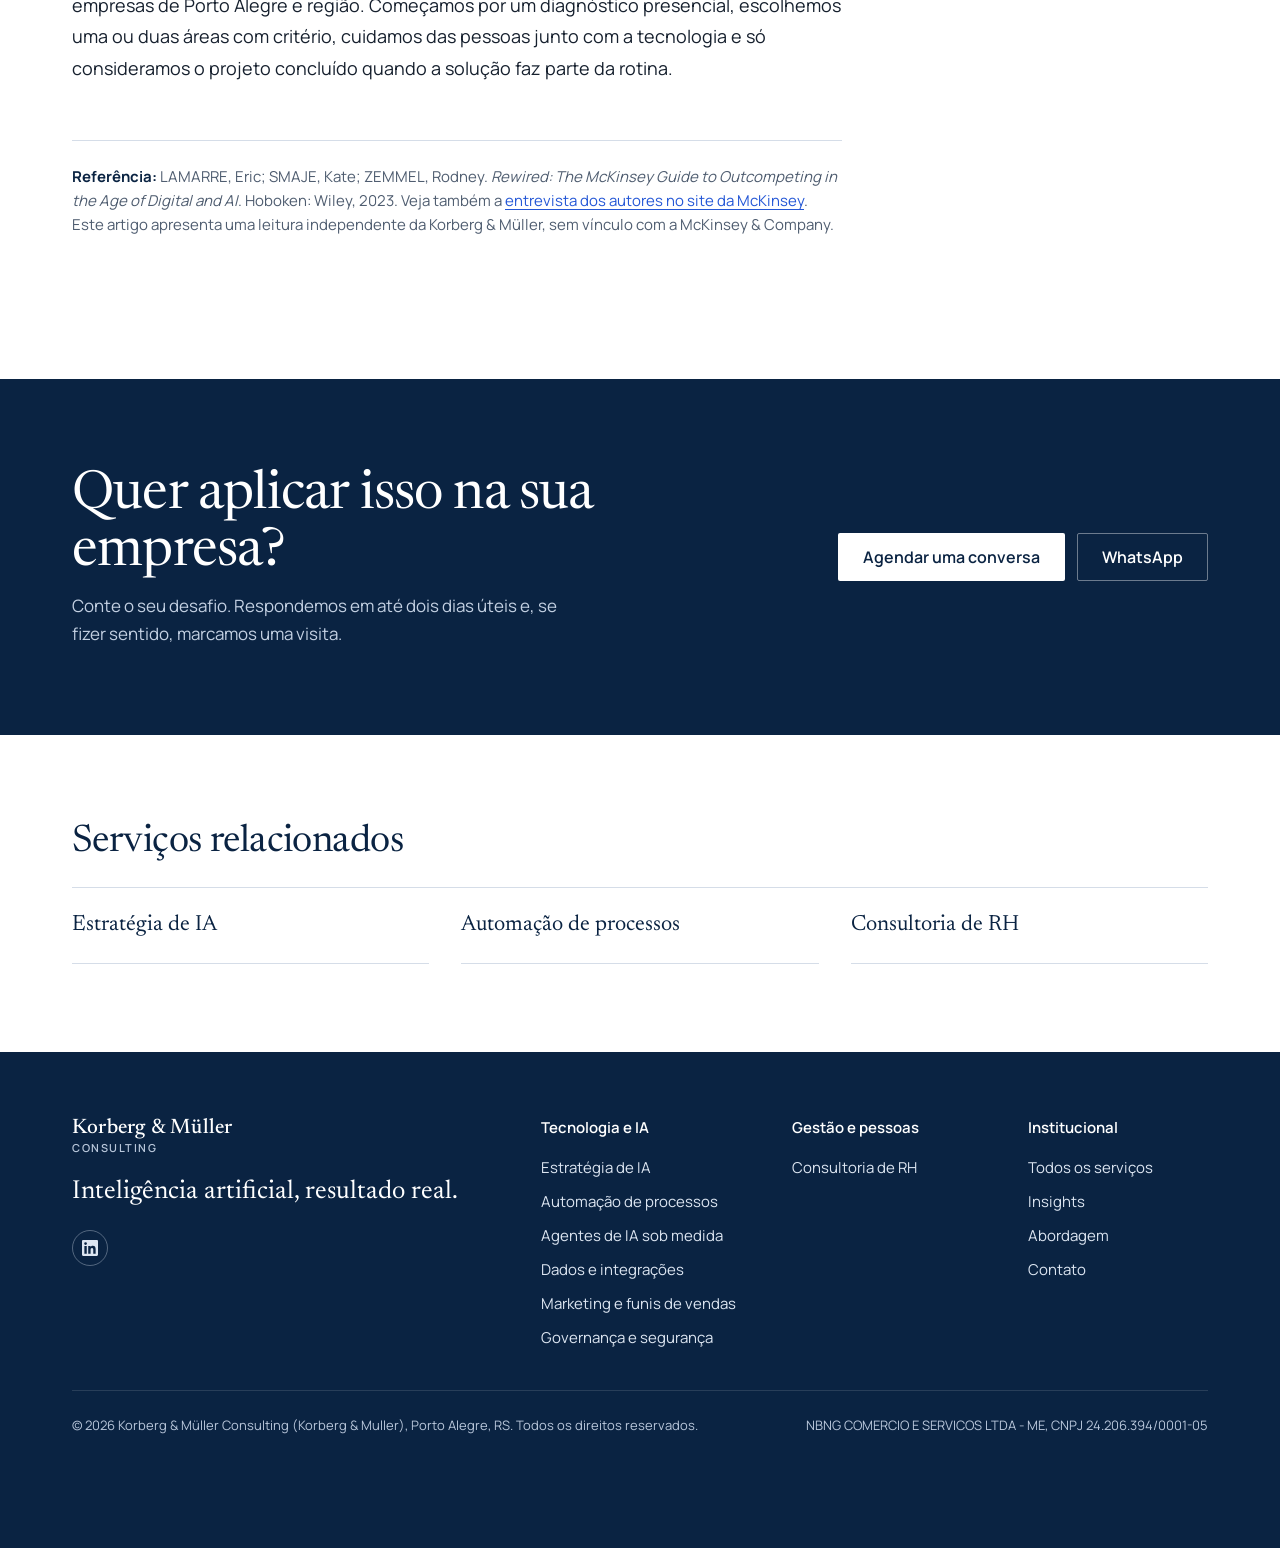
<file: insights/rewired-mckinsey-pequenas-e-medias-empresas/index.html>
<!DOCTYPE html>
<html lang="pt-BR">
<head>
<script async src="https://www.googletagmanager.com/gtm.js?id=GTM-KZSZC76Z"></script>
<script>
window.dataLayer = window.dataLayer || [];
function gtag(){dataLayer.push(arguments);}
gtag('js', new Date());
</script>
<meta charset="utf-8">
<meta name="viewport" content="width=device-width, initial-scale=1">
<title>O que pequenas e médias empresas podem aprender com o Rewired, da McKinsey | Korberg &amp; Müller</title>
<meta name="description" content="As principais lições do livro Rewired, da McKinsey, sobre transformação digital e IA, traduzidas para a realidade de pequenas e médias empresas.">
<meta name="robots" content="index, follow, max-image-preview:large">
<meta name="google-site-verification" content="kZMlr2Vngs3Y_wUSxGOz9r0fyZBZIStiohjtcFVoW-o">
<link rel="canonical" href="https://korbergmuller.com.br/insights/rewired-mckinsey-pequenas-e-medias-empresas/">
<meta property="og:type" content="website">
<meta property="og:locale" content="pt_BR">
<meta property="og:site_name" content="Korberg &amp; Müller Consulting">
<meta property="og:url" content="https://korbergmuller.com.br/insights/rewired-mckinsey-pequenas-e-medias-empresas/">
<meta property="og:title" content="O que pequenas e médias empresas podem aprender com o Rewired, da McKinsey | Korberg & Müller">
<meta property="og:description" content="As principais lições do livro Rewired, da McKinsey, sobre transformação digital e IA, traduzidas para a realidade de pequenas e médias empresas.">
<meta property="og:image" content="https://korbergmuller.com.br/og-image.png">
<meta property="og:image:width" content="1200">
<meta property="og:image:height" content="630">
<meta property="og:image:alt" content="Korberg &amp; Müller Consulting: Inteligência artificial, resultado real.">
<meta name="twitter:card" content="summary_large_image">
<meta name="twitter:title" content="O que pequenas e médias empresas podem aprender com o Rewired, da McKinsey | Korberg & Müller">
<meta name="twitter:description" content="As principais lições do livro Rewired, da McKinsey, sobre transformação digital e IA, traduzidas para a realidade de pequenas e médias empresas.">
<meta name="twitter:image" content="https://korbergmuller.com.br/og-image.png">
<meta name="theme-color" content="#0A2342">
<link rel="icon" href="../../favicon.ico" sizes="48x48">
<link rel="icon" href="../../favicon.svg" type="image/svg+xml">
<link rel="apple-touch-icon" href="../../apple-touch-icon.png">
<script type="application/ld+json">
{
  "@context": "https://schema.org",
  "@type": "Article",
  "headline": "O que pequenas e médias empresas podem aprender com o Rewired, da McKinsey",
  "description": "As principais lições do livro Rewired, da McKinsey, sobre transformação digital e IA, traduzidas para a realidade de pequenas e médias empresas.",
  "datePublished": "2026-11-10",
  "dateModified": "2026-11-10",
  "inLanguage": "pt-BR",
  "mainEntityOfPage": "https://korbergmuller.com.br/insights/rewired-mckinsey-pequenas-e-medias-empresas/",
  "image": "https://korbergmuller.com.br/og-image.png",
  "author": {
    "@type": "ProfessionalService",
    "@id": "https://korbergmuller.com.br/#empresa",
    "name": "Korberg & Müller Consulting",
    "url": "https://korbergmuller.com.br/"
  },
  "publisher": {
    "@type": "ProfessionalService",
    "@id": "https://korbergmuller.com.br/#empresa",
    "name": "Korberg & Müller Consulting",
    "url": "https://korbergmuller.com.br/",
    "logo": {
      "@type": "ImageObject",
      "url": "https://korbergmuller.com.br/icon-192.png"
    }
  }
}
</script>
<script type="application/ld+json">
{
  "@context": "https://schema.org",
  "@type": "BreadcrumbList",
  "itemListElement": [
    {
      "@type": "ListItem",
      "position": 1,
      "name": "Início",
      "item": "https://korbergmuller.com.br/"
    },
    {
      "@type": "ListItem",
      "position": 2,
      "name": "Insights",
      "item": "https://korbergmuller.com.br/insights/"
    },
    {
      "@type": "ListItem",
      "position": 3,
      "name": "O que pequenas e médias empresas podem aprender com o Rewired, da McKinsey",
      "item": "https://korbergmuller.com.br/insights/rewired-mckinsey-pequenas-e-medias-empresas/"
    }
  ]
}
</script>
<link rel="preconnect" href="https://fonts.googleapis.com">
<link rel="preconnect" href="https://fonts.gstatic.com" crossorigin>
<link href="https://fonts.googleapis.com/css2?family=Manrope:wght@400;500;600;700&amp;family=Newsreader:ital,opsz,wght@0,6..72,400;0,6..72,500;0,6..72,600;1,6..72,400&amp;display=swap" rel="stylesheet">
<script src="../../assets/js-flag.js"></script>
<link rel="stylesheet" href="../../assets/site.css?v=3ec50956cb">
</head>
<body>
<noscript><iframe src="https://www.googletagmanager.com/ns.html?id=GTM-KZSZC76Z" height="0" width="0" style="display:none;visibility:hidden"></iframe></noscript>
<a class="skip" href="#conteudo">Pular para o conteúdo</a>

<header class="site-header">
  <div class="wrap">
    <a class="brand" href="../../" aria-label="Korberg &amp; Müller Consulting, página inicial">
      <svg class="brand-mark" viewBox="0 0 36 36" aria-hidden="true">
        <rect x=".75" y=".75" width="34.5" height="34.5" fill="none" stroke="#fff" stroke-opacity=".55" stroke-width="1.5"/>
        <path d="M7 11.5v13M7 19l8.5-7.5M10.5 16.5l5.5 8" stroke="#fff" stroke-width="1.8" fill="none" stroke-linejoin="miter"/>
        <path d="M19 24.5v-13l5 8 5-8v13" stroke="#8DB3FF" stroke-width="1.8" fill="none" stroke-linejoin="miter"/>
      </svg>
      <span class="brand-name">Korberg &amp; Müller<small>CONSULTING</small></span>
    </a>
    <button class="menu-btn" type="button" aria-expanded="false" aria-controls="menu" aria-label="Abrir menu">
      <svg width="20" height="20" viewBox="0 0 20 20" aria-hidden="true"><path d="M2 5h16M2 10h16M2 15h16" stroke="currentColor" stroke-width="1.8"/></svg>
    </button>
    <nav class="nav" id="menu" aria-label="Principal">
      <a href="../../servicos/">Serviços</a>
      <a href="../../insights/" aria-current="page">Insights</a>
      <a href="../../#abordagem">Abordagem</a>
      <a href="../../#metodo">Método</a>
            <a class="nav-cta" href="../../#contato">Fale conosco</a>
    </nav>
  </div>
</header>

<main id="conteudo">
  <article>
  <section class="page-hero" aria-labelledby="page-title">
    <div class="wrap">
      <ol class="crumbs" aria-label="Você está em"><li><a href="../../">Início</a></li><li><a href="../../insights/">Insights</a></li><li aria-current="page">Artigo</li></ol>
      <h1 id="page-title">O que pequenas e médias empresas podem aprender com o Rewired, da McKinsey</h1>
      <p class="lede">O livro em que a McKinsey reúne o seu método de transformação digital e IA foi escrito para grandes empresas. As lições centrais, porém, valem para qualquer porte, desde que sejam traduzidas para a escala de uma pequena ou média empresa.</p>
      <p class="post-meta post-meta-dark">Por Korberg &amp; Müller, <time datetime="2026-11-10">10 de novembro de 2026</time>, 7 min de leitura</p>
    </div>
  </section>
  <section class="sec article-sec">
    <div class="wrap">
      <figure class="article-cover"><img class="" src="../../images/insight-rewired.jpg" width="1200" height="750" alt="Lideranças reunidas em sala de diretoria discutindo estratégia e transformação digital" fetchpriority="high" decoding="async"></figure>
      <div class="article-body">
<p><em>Rewired</em> foi publicado em 2023 por três sócios da McKinsey, Eric Lamarre, Kate Smaje e Rodney Zemmel. É o manual que a consultoria usa para conduzir transformações digitais e de inteligência artificial em grandes organizações: como escolher onde começar, como montar as equipes, como organizar a tecnologia e os dados e, principalmente, como fazer as soluções serem de fato usadas.</p>
<p>O ponto de partida do livro é uma constatação conhecida: muitas empresas investem em transformação digital e colhem pouco resultado. A explicação dos autores é que não existe atalho. O que diferencia quem tem sucesso é um conjunto de capacidades construídas com método e mantidas ao longo do tempo.</p>
<p>A seguir, as lições que consideramos mais úteis para pequenas e médias empresas, e o que muda quando aplicamos cada uma delas a uma empresa com dezenas, e não milhares, de funcionários.</p>

<h2>1. Comece por poucas áreas, bem escolhidas</h2>
<p>O livro descreve dois erros opostos. O primeiro é começar pequeno demais, com testes isolados que não mudam nada de relevante. O segundo é tentar transformar a empresa inteira de uma vez, o que gera custo alto, confusão e pouca entrega. A recomendação é escolher alguns domínios do negócio, bem delimitados, e transformá-los por completo.</p>
<p><strong>Na pequena e média empresa:</strong> o equivalente é escolher uma ou duas áreas por vez, como atendimento, comercial ou financeiro. Para decidir qual, use dois filtros que o próprio livro propõe:</p>
<ul>
  <li><strong>Valor:</strong> qual é o impacto para o cliente, o ganho financeiro e a rapidez com que o retorno aparece.</li>
  <li><strong>Viabilidade:</strong> se há apoio dos sócios, se os dados necessários existem e se a equipe vai conseguir adotar a mudança.</li>
</ul>
<p>Uma área que pontua bem nos dois critérios é o melhor ponto de partida. O resultado obtido nela financia e dá confiança para a próxima.</p>

<h2>2. Transformação é sobre pessoas antes de ser sobre tecnologia</h2>
<p>Uma parte inteira do livro trata de talento. A mensagem é que a transformação depende de pessoas que entendem o negócio trabalhando junto com quem domina a tecnologia, e que montar essa equipe é justamente o que leva mais tempo. Os autores recomendam avaliar as competências reais das pessoas, e não apenas os cargos que elas ocupam, e decidir com clareza o que deve ficar dentro da empresa e o que pode ser buscado fora.</p>
<p><strong>Na pequena e média empresa:</strong> ninguém vai montar um departamento de tecnologia com dezenas de pessoas. A pergunta passa a ser outra: quem, na equipe atual, tem interesse e capacidade para assumir as novas ferramentas, o que precisa de treinamento e o que faz mais sentido contratar como serviço. Esse mapeamento é trabalho de gestão de pessoas tanto quanto de tecnologia, e é por isso que tratamos os dois temas juntos.</p>

<h2>3. Adoção vale tanto quanto o desenvolvimento</h2>
<p>Esta talvez seja a lição mais importante do livro. Construir a solução é só o começo: o desafio de verdade é fazer as pessoas usarem e espalhar o benefício pela empresa. Os autores defendem que, para cada real investido em desenvolver uma solução, seja investido o mesmo ou mais em adoção, com treinamento, mudança de processos e acompanhamento.</p>
<p>O livro também nomeia um problema comum: projetos que funcionam bem no teste, mas nunca chegam à operação. É o que chamam de purgatório do piloto.</p>
<p><strong>Na pequena e média empresa:</strong> o risco é ainda maior, porque a rotina engole qualquer novidade que não esteja bem encaixada no dia a dia. Uma automação ou um agente de IA só entrega resultado quando a equipe confia nele e sabe o que fazer quando algo foge do padrão. Por isso, o projeto só termina quando a solução está na rotina, e não quando ela está pronta.</p>

<h2>4. Meça o que importa e revise com frequência</h2>
<p>Os autores insistem em ligar cada iniciativa a metas claras e acompanhar os resultados em revisões periódicas, para ajustar o rumo antes que o investimento se perca.</p>
<p><strong>Na pequena e média empresa:</strong> bastam poucos indicadores, definidos antes de começar, como horas economizadas, tempo de resposta ao cliente ou taxa de conversão de vendas, e uma conversa trimestral entre os sócios para avaliar o que avançou e decidir o próximo passo.</p>

<h2>5. Segurança e confiança desde o início</h2>
<p>O livro trata segurança da informação, privacidade de dados e ética no uso de IA como parte do processo de desenvolvimento, e não como uma verificação feita no final.</p>
<p><strong>Na pequena e média empresa:</strong> isso significa pensar na LGPD, nos acessos e nos dados dos clientes no momento em que a solução é desenhada. Corrigir depois custa mais caro e pode custar a confiança do cliente.</p>

<h2>6. É uma jornada, não um projeto com data para acabar</h2>
<p>Os autores lembram que a transformação digital não tem linha de chegada: é uma capacidade que a empresa desenvolve e aprimora continuamente.</p>
<p><strong>Na pequena e média empresa:</strong> a boa notícia é que a escala menor permite aprender mais rápido. Cada área transformada deixa a equipe mais preparada para a seguinte.</p>

<h2>O que não vale copiar das grandes empresas</h2>
<p>Parte do livro trata de estruturas pensadas para organizações com centenas de profissionais de tecnologia, como dezenas de equipes ágeis trabalhando em paralelo, plataformas internas de desenvolvimento e grandes migrações para a nuvem. Para uma pequena ou média empresa, copiar essas estruturas gera custo sem retorno. O que se aproveita é a lógica por trás delas: foco, pessoas preparadas, adoção cuidadosa e resultados medidos.</p>

<h2>Como aplicamos essas lições</h2>
<p>Na Korberg &amp; Müller, nosso trabalho é justamente essa tradução: levar os métodos que as grandes consultorias aplicam em grandes empresas para a realidade de pequenas e médias empresas de Porto Alegre e região. Começamos por um diagnóstico presencial, escolhemos uma ou duas áreas com critério, cuidamos das pessoas junto com a tecnologia e só consideramos o projeto concluído quando a solução faz parte da rotina.</p>

<aside class="source">
  <p><strong>Referência:</strong> LAMARRE, Eric; SMAJE, Kate; ZEMMEL, Rodney. <em>Rewired: The McKinsey Guide to Outcompeting in the Age of Digital and AI</em>. Hoboken: Wiley, 2023. Veja também a <a href="https://www.mckinsey.com/capabilities/tech-and-ai/our-insights/what-really-works-when-it-comes-to-digital-and-ai-transformations" target="_blank" rel="noopener">entrevista dos autores no site da McKinsey</a>. Este artigo apresenta uma leitura independente da Korberg &amp; Müller, sem vínculo com a McKinsey &amp; Company.</p>
</aside>

      </div>
    </div>
  </section>
  </article>

  <section class="cta-band" aria-labelledby="cta-title">
    <div class="wrap">
      <div>
        <h2 id="cta-title">Quer aplicar isso na sua empresa?</h2>
        <p>Conte o seu desafio. Respondemos em até dois dias úteis e, se fizer sentido, marcamos uma visita.</p>
      </div>
      <div class="btn-row">
        <a class="btn btn-light" href="../../#contato">Agendar uma conversa</a>
        <a class="btn btn-ghost" href="https://wa.me/5551998107741?text=Ol%C3%A1%21%20Vim%20pelo%20site%20da%20Korberg%20%26%20M%C3%BCller%20e%20gostaria%20de%20conversar%20sobre%20o%20artigo%20%22o%20que%20pequenas%20e%20m%C3%A9dias%20empresas%20podem%20aprender%20com%20o%20rewired%2C%20da%20mckinsey%22." target="_blank" rel="noopener">WhatsApp</a>
      </div>
    </div>
  </section>

  <section class="sec" aria-labelledby="rel-title" style="padding-top:88px;padding-bottom:88px">
    <div class="wrap">
      <h2 id="rel-title" style="font-size:clamp(28px,3vw,38px);margin-bottom:24px">Serviços relacionados</h2>
      <ul class="related">
        <li><a href="../../servicos/estrategia-de-ia/">Estratégia de IA</a></li>
        <li><a href="../../servicos/automacao-de-processos/">Automação de processos</a></li>
        <li><a href="../../servicos/consultoria-de-rh/">Consultoria de RH</a></li>
      </ul>
    </div>
  </section>
</main>

<footer>
  <div class="wrap">
    <div class="top">
      <div>
        <span class="brand-name" style="color:#fff">Korberg &amp; Müller<small>CONSULTING</small></span>
        <p class="slogan">Inteligência artificial, resultado real.</p>
        <div class="foot-social">
          <a href="https://www.linkedin.com/company/korberg-m%C3%BCller-consulting/" target="_blank" rel="noopener" aria-label="LinkedIn da Korberg &amp; Müller"><svg viewBox="0 0 24 24" width="16" height="16" fill="currentColor" aria-hidden="true" style="width:16px;height:16px;min-width:16px;max-width:16px"><path d="M20.447 20.452h-3.554v-5.569c0-1.328-.027-3.037-1.852-3.037-1.853 0-2.136 1.445-2.136 2.939v5.667H9.351V9h3.414v1.561h.046c.477-.9 1.637-1.85 3.37-1.85 3.601 0 4.267 2.37 4.267 5.455v6.286zM5.337 7.433a2.062 2.062 0 01-2.063-2.065 2.064 2.064 0 112.063 2.065zm1.782 13.019H3.555V9h3.564v11.452zM22.225 0H1.771C.792 0 0 .774 0 1.729v20.542C0 23.227.792 24 1.771 24h20.451C23.2 24 24 23.227 24 22.271V1.729C24 .774 23.2 0 22.222 0h.003z"/></svg></a>
        </div>
      </div>
      <div class="foot-cols">
      <nav class="foot-col" aria-label="Tecnologia e IA">
        <p class="foot-title">Tecnologia e IA</p>
          <a href="../../servicos/estrategia-de-ia/">Estratégia de IA</a>
          <a href="../../servicos/automacao-de-processos/">Automação de processos</a>
          <a href="../../servicos/agentes-de-ia/">Agentes de IA sob medida</a>
          <a href="../../servicos/integracoes/">Dados e integrações</a>
          <a href="../../servicos/marketing-e-funis/">Marketing e funis de vendas</a>
          <a href="../../servicos/governanca-de-ia/">Governança e segurança</a>
      </nav>
      <nav class="foot-col" aria-label="Gestão e pessoas">
        <p class="foot-title">Gestão e pessoas</p>
          <a href="../../servicos/consultoria-de-rh/">Consultoria de RH</a>
      </nav>
      <nav class="foot-col" aria-label="Institucional">
        <p class="foot-title">Institucional</p>
          <a href="../../servicos/">Todos os serviços</a>
          <a href="../../insights/">Insights</a>
          <a href="../../#abordagem">Abordagem</a>
                    <a href="../../#contato">Contato</a>
      </nav>
      </div>
    </div>
    <div class="bottom">
      <span>© <span id="ano">2026</span> Korberg &amp; Müller Consulting (Korberg &amp; Muller), Porto Alegre, RS. Todos os direitos reservados.</span>
      <span>NBNG COMERCIO E SERVICOS LTDA - ME, CNPJ 24.206.394/0001-05</span>
    </div>
  </div>
</footer>

<a class="wa-float" href="https://wa.me/5551998107741?text=Ol%C3%A1%21%20Vim%20pelo%20site%20da%20Korberg%20%26%20M%C3%BCller%20e%20gostaria%20de%20conversar%20sobre%20um%20projeto." target="_blank" rel="noopener" aria-label="Conversar com a Korberg &amp; Müller no WhatsApp">
  <svg viewBox="0 0 24 24" fill="none" stroke="currentColor" stroke-width="1.8" stroke-linecap="round" stroke-linejoin="round" aria-hidden="true"><path d="M4 19.5l1.3-3.7A8 8 0 1 1 8.4 18.8z"/><path d="M9 10.5h.01M12 10.5h.01M15 10.5h.01"/></svg>
  <span>WhatsApp</span>
</a>

<script src="../../assets/site.js?v=3ec50956cb" defer></script>
</body>
</html>
</file>
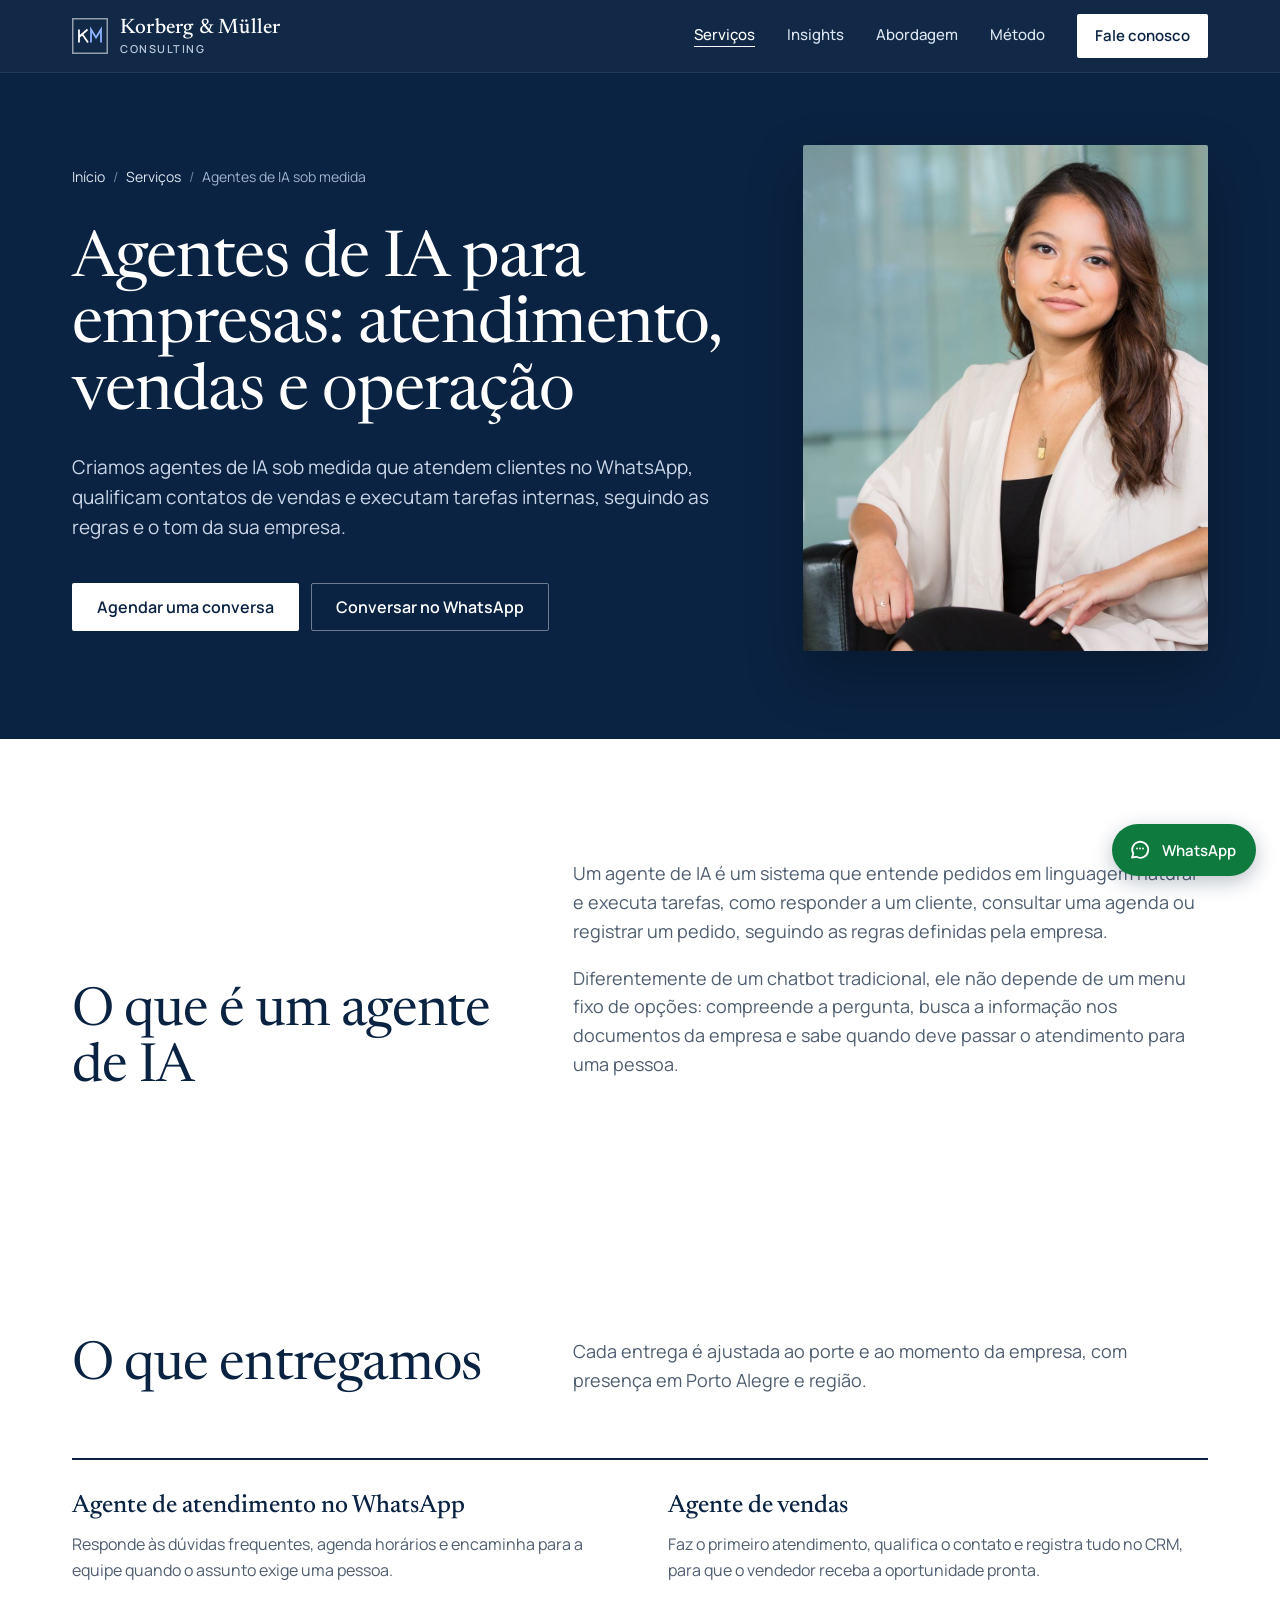
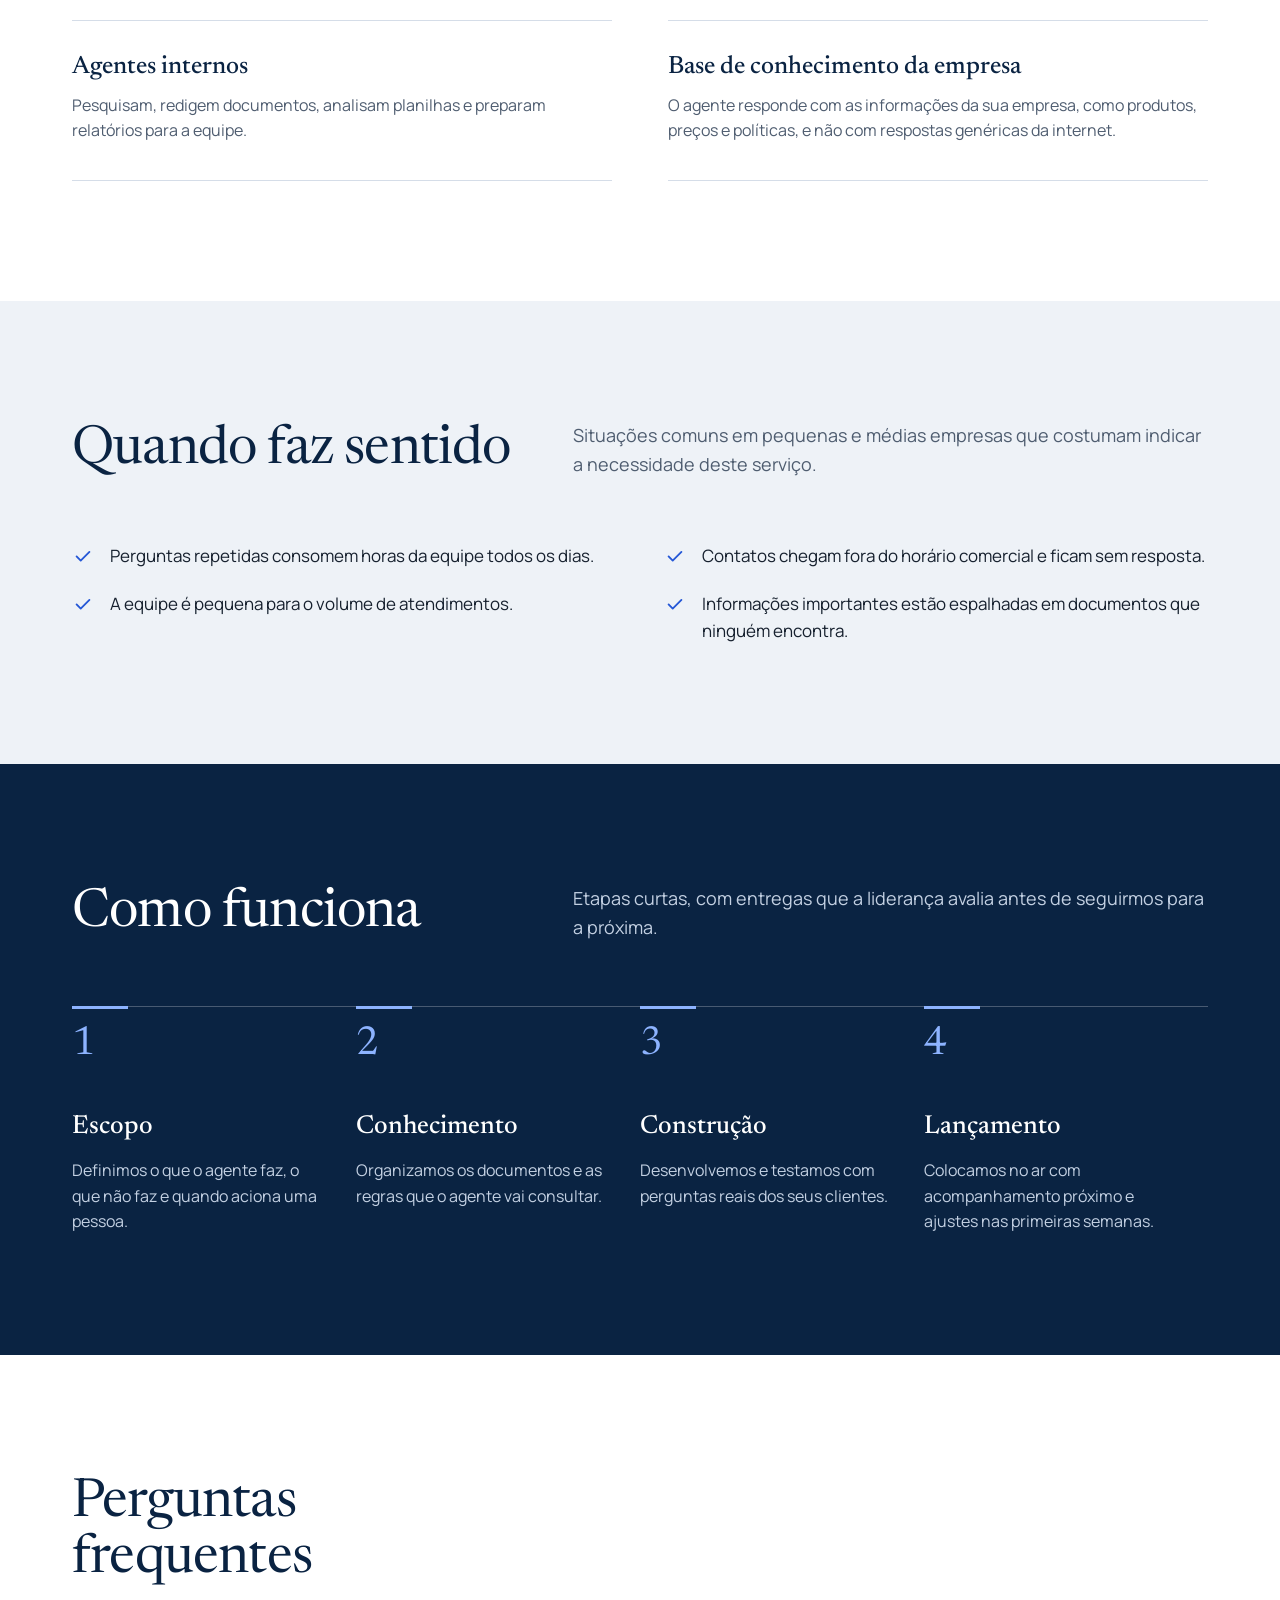
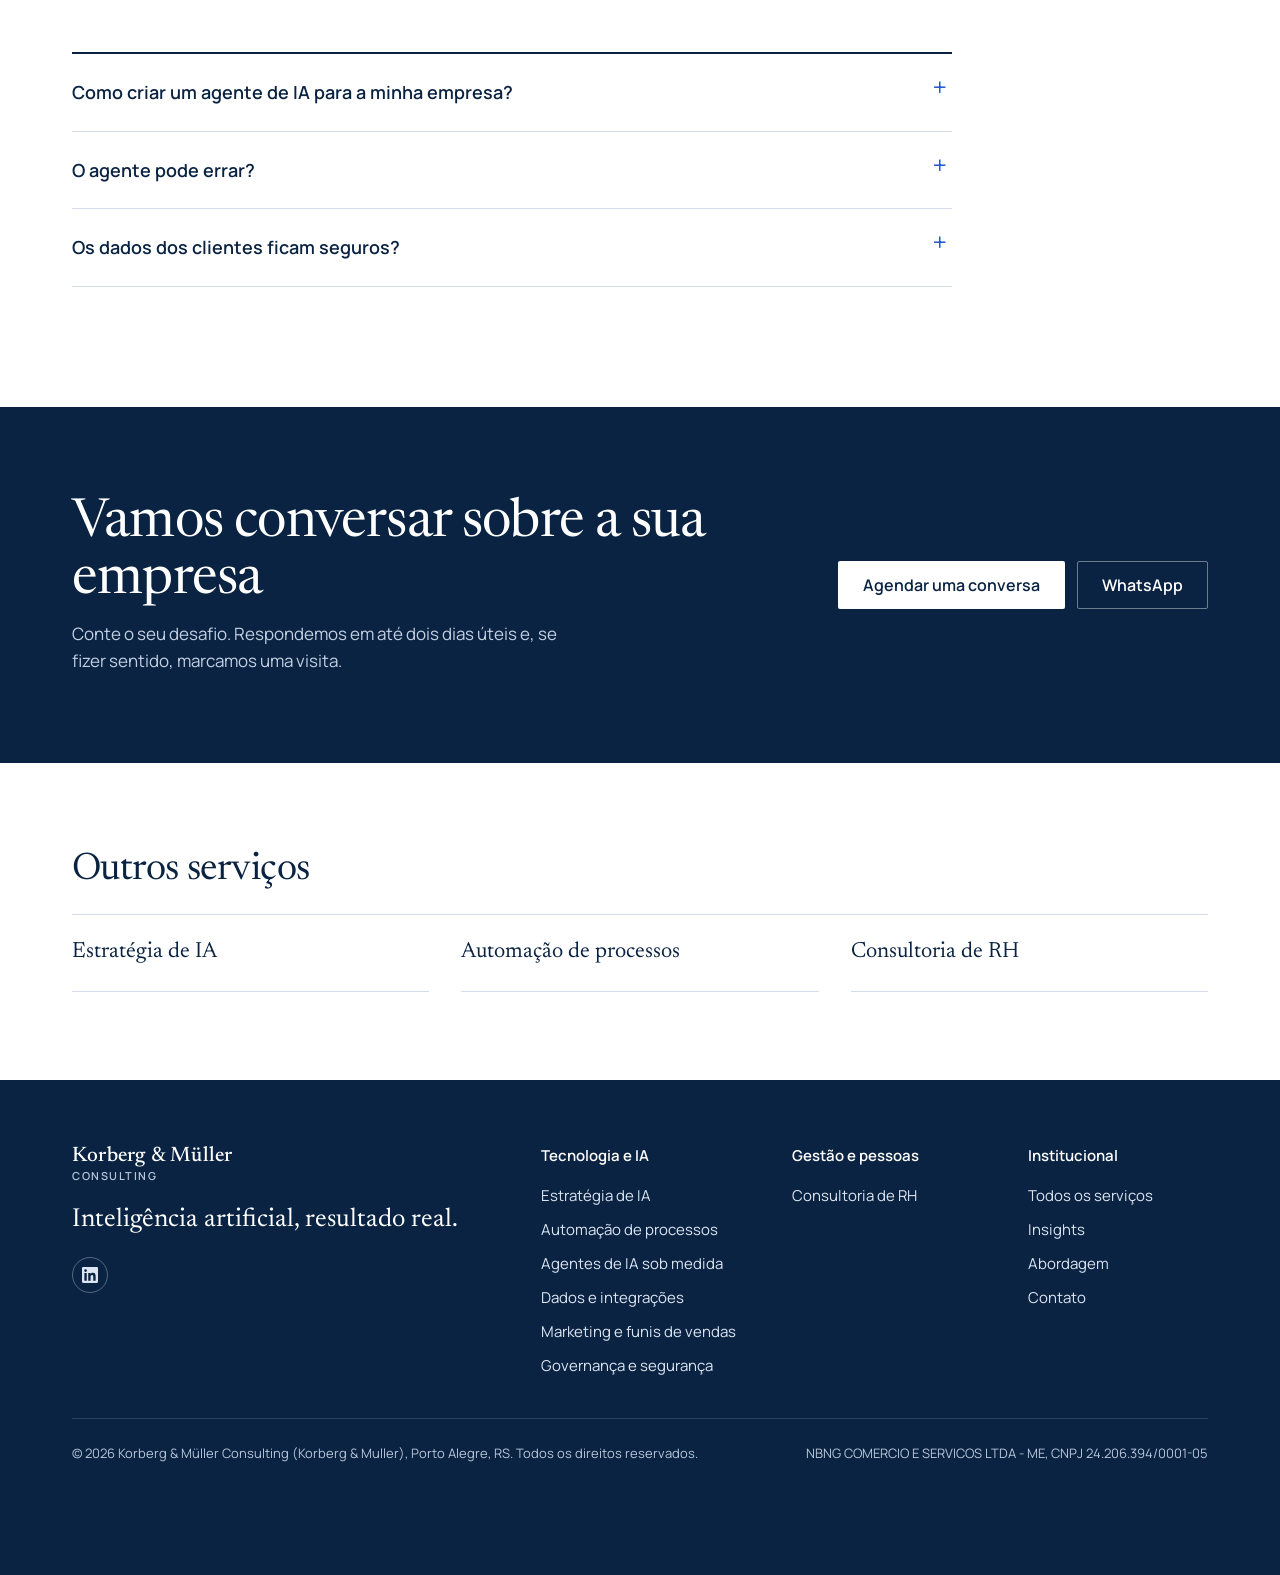
<file: servicos/agentes-de-ia/index.html>
<!DOCTYPE html>
<html lang="pt-BR">
<head>
<script async src="https://www.googletagmanager.com/gtm.js?id=GTM-KZSZC76Z"></script>
<script>
window.dataLayer = window.dataLayer || [];
function gtag(){dataLayer.push(arguments);}
gtag('js', new Date());
</script>
<meta charset="utf-8">
<meta name="viewport" content="width=device-width, initial-scale=1">
<title>Agentes de IA para empresas em Porto Alegre | Korberg &amp; Müller</title>
<meta name="description" content="Agentes de IA sob medida para pequenas e médias empresas de Porto Alegre: atendimento no WhatsApp, qualificação de vendas e tarefas internas com as regras da sua empresa.">
<meta name="robots" content="index, follow, max-image-preview:large">
<meta name="google-site-verification" content="kZMlr2Vngs3Y_wUSxGOz9r0fyZBZIStiohjtcFVoW-o">
<link rel="canonical" href="https://korbergmuller.com.br/servicos/agentes-de-ia/">
<meta property="og:type" content="website">
<meta property="og:locale" content="pt_BR">
<meta property="og:site_name" content="Korberg &amp; Müller Consulting">
<meta property="og:url" content="https://korbergmuller.com.br/servicos/agentes-de-ia/">
<meta property="og:title" content="Agentes de IA para empresas em Porto Alegre | Korberg & Müller">
<meta property="og:description" content="Agentes de IA sob medida para pequenas e médias empresas de Porto Alegre: atendimento no WhatsApp, qualificação de vendas e tarefas internas com as regras da sua empresa.">
<meta property="og:image" content="https://korbergmuller.com.br/og-image.png">
<meta property="og:image:width" content="1200">
<meta property="og:image:height" content="630">
<meta property="og:image:alt" content="Korberg &amp; Müller Consulting: Inteligência artificial, resultado real.">
<meta name="twitter:card" content="summary_large_image">
<meta name="twitter:title" content="Agentes de IA para empresas em Porto Alegre | Korberg & Müller">
<meta name="twitter:description" content="Agentes de IA sob medida para pequenas e médias empresas de Porto Alegre: atendimento no WhatsApp, qualificação de vendas e tarefas internas com as regras da sua empresa.">
<meta name="twitter:image" content="https://korbergmuller.com.br/og-image.png">
<meta name="theme-color" content="#0A2342">
<link rel="icon" href="../../favicon.ico" sizes="48x48">
<link rel="icon" href="../../favicon.svg" type="image/svg+xml">
<link rel="apple-touch-icon" href="../../apple-touch-icon.png">
<script type="application/ld+json">
{
  "@context": "https://schema.org",
  "@type": "Service",
  "name": "Agentes de IA sob medida",
  "serviceType": "Agentes de IA sob medida",
  "description": "Agentes de IA sob medida para pequenas e médias empresas de Porto Alegre: atendimento no WhatsApp, qualificação de vendas e tarefas internas com as regras da sua empresa.",
  "url": "https://korbergmuller.com.br/servicos/agentes-de-ia/",
  "provider": {
    "@type": "ProfessionalService",
    "@id": "https://korbergmuller.com.br/#empresa",
    "name": "Korberg & Müller Consulting",
    "url": "https://korbergmuller.com.br/"
  },
  "areaServed": [
    {
      "@type": "City",
      "name": "Porto Alegre"
    },
    {
      "@type": "AdministrativeArea",
      "name": "Região Metropolitana de Porto Alegre"
    },
    {
      "@type": "State",
      "name": "Rio Grande do Sul"
    },
    {
      "@type": "Country",
      "name": "Brasil"
    }
  ]
}
</script>
<script type="application/ld+json">
{
  "@context": "https://schema.org",
  "@type": "BreadcrumbList",
  "itemListElement": [
    {
      "@type": "ListItem",
      "position": 1,
      "name": "Início",
      "item": "https://korbergmuller.com.br/"
    },
    {
      "@type": "ListItem",
      "position": 2,
      "name": "Serviços",
      "item": "https://korbergmuller.com.br/servicos/"
    },
    {
      "@type": "ListItem",
      "position": 3,
      "name": "Agentes de IA sob medida",
      "item": "https://korbergmuller.com.br/servicos/agentes-de-ia/"
    }
  ]
}
</script>
<script type="application/ld+json">
{
  "@context": "https://schema.org",
  "@type": "FAQPage",
  "mainEntity": [
    {
      "@type": "Question",
      "name": "Como criar um agente de IA para a minha empresa?",
      "acceptedAnswer": {
        "@type": "Answer",
        "text": "O primeiro passo é definir uma tarefa específica, como o atendimento de dúvidas frequentes. Depois, reunimos as informações que o agente precisa conhecer, configuramos as regras e testamos com situações reais antes de colocá-lo no ar."
      }
    },
    {
      "@type": "Question",
      "name": "O agente pode errar?",
      "acceptedAnswer": {
        "@type": "Answer",
        "text": "Pode, como qualquer sistema. Por isso definimos limites claros, regras para passar o atendimento a uma pessoa e registros das conversas, que são revisados com frequência nas primeiras semanas."
      }
    },
    {
      "@type": "Question",
      "name": "Os dados dos clientes ficam seguros?",
      "acceptedAnswer": {
        "@type": "Answer",
        "text": "O agente recebe acesso apenas aos dados necessários, e o projeto segue a LGPD. A escolha do fornecedor de IA considera onde e como os dados são tratados."
      }
    }
  ]
}
</script>
<link rel="preconnect" href="https://fonts.googleapis.com">
<link rel="preconnect" href="https://fonts.gstatic.com" crossorigin>
<link href="https://fonts.googleapis.com/css2?family=Manrope:wght@400;500;600;700&amp;family=Newsreader:ital,opsz,wght@0,6..72,400;0,6..72,500;0,6..72,600;1,6..72,400&amp;display=swap" rel="stylesheet">
<script src="../../assets/js-flag.js"></script>
<link rel="stylesheet" href="../../assets/site.css?v=3ec50956cb">
</head>
<body>
<noscript><iframe src="https://www.googletagmanager.com/ns.html?id=GTM-KZSZC76Z" height="0" width="0" style="display:none;visibility:hidden"></iframe></noscript>
<a class="skip" href="#conteudo">Pular para o conteúdo</a>

<header class="site-header">
  <div class="wrap">
    <a class="brand" href="../../" aria-label="Korberg &amp; Müller Consulting, página inicial">
      <svg class="brand-mark" viewBox="0 0 36 36" aria-hidden="true">
        <rect x=".75" y=".75" width="34.5" height="34.5" fill="none" stroke="#fff" stroke-opacity=".55" stroke-width="1.5"/>
        <path d="M7 11.5v13M7 19l8.5-7.5M10.5 16.5l5.5 8" stroke="#fff" stroke-width="1.8" fill="none" stroke-linejoin="miter"/>
        <path d="M19 24.5v-13l5 8 5-8v13" stroke="#8DB3FF" stroke-width="1.8" fill="none" stroke-linejoin="miter"/>
      </svg>
      <span class="brand-name">Korberg &amp; Müller<small>CONSULTING</small></span>
    </a>
    <button class="menu-btn" type="button" aria-expanded="false" aria-controls="menu" aria-label="Abrir menu">
      <svg width="20" height="20" viewBox="0 0 20 20" aria-hidden="true"><path d="M2 5h16M2 10h16M2 15h16" stroke="currentColor" stroke-width="1.8"/></svg>
    </button>
    <nav class="nav" id="menu" aria-label="Principal">
      <a href="../../servicos/" aria-current="page">Serviços</a>
      <a href="../../insights/">Insights</a>
      <a href="../../#abordagem">Abordagem</a>
      <a href="../../#metodo">Método</a>
            <a class="nav-cta" href="../../#contato">Fale conosco</a>
    </nav>
  </div>
</header>

<main id="conteudo">
  <section class="page-hero has-photo" aria-labelledby="page-title">
    <div class="wrap"><div class="hero-text">
      <ol class="crumbs" aria-label="Você está em"><li><a href="../../">Início</a></li><li><a href="../../servicos/">Serviços</a></li><li aria-current="page">Agentes de IA sob medida</li></ol>
      <h1 id="page-title">Agentes de IA para empresas: atendimento, vendas e operação</h1>
      <p class="lede">Criamos agentes de IA sob medida que atendem clientes no WhatsApp, qualificam contatos de vendas e executam tarefas internas, seguindo as regras e o tom da sua empresa.</p>
      <div class="btn-row">
        <a class="btn btn-light" href="../../#contato">Agendar uma conversa</a>
        <a class="btn btn-ghost" href="https://wa.me/5551998107741?text=Ol%C3%A1%21%20Vim%20pelo%20site%20da%20Korberg%20%26%20M%C3%BCller%20e%20gostaria%20de%20conversar%20sobre%20agentes%20de%20ia%20sob%20medida." target="_blank" rel="noopener">Conversar no WhatsApp</a>
      </div>
    </div>
      <figure class="hero-figure illo-wrap"><img class="hero-photo" src="../../images/agentes-de-ia.jpg" width="960" height="1200" alt="Líder empresarial em escritório moderno acompanhando o atendimento e a operação da empresa" fetchpriority="high" decoding="async"></figure>
    </div>
  </section>

  <section class="sec" aria-labelledby="intro-title">
    <div class="wrap">
      <div class="sec-head" style="margin-bottom:0">
        <h2 id="intro-title">O que é um agente de IA</h2>
        <div class="prose"><p>Um agente de IA é um sistema que entende pedidos em linguagem natural e executa tarefas, como responder a um cliente, consultar uma agenda ou registrar um pedido, seguindo as regras definidas pela empresa.</p><p>Diferentemente de um chatbot tradicional, ele não depende de um menu fixo de opções: compreende a pergunta, busca a informação nos documentos da empresa e sabe quando deve passar o atendimento para uma pessoa.</p></div>
      </div>
    </div>
  </section>
  <section class="sec" aria-labelledby="deliv-title">
    <div class="wrap">
      <div class="sec-head">
        <h2 id="deliv-title">O que entregamos</h2>
        <p>Cada entrega é ajustada ao porte e ao momento da empresa, com presença em Porto Alegre e região.</p>
      </div>
      <div class="deliv">
        <article><h3>Agente de atendimento no WhatsApp</h3><p>Responde às dúvidas frequentes, agenda horários e encaminha para a equipe quando o assunto exige uma pessoa.</p></article>
        <article><h3>Agente de vendas</h3><p>Faz o primeiro atendimento, qualifica o contato e registra tudo no CRM, para que o vendedor receba a oportunidade pronta.</p></article>
        <article><h3>Agentes internos</h3><p>Pesquisam, redigem documentos, analisam planilhas e preparam relatórios para a equipe.</p></article>
        <article><h3>Base de conhecimento da empresa</h3><p>O agente responde com as informações da sua empresa, como produtos, preços e políticas, e não com respostas genéricas da internet.</p></article>
      </div>
    </div>
  </section>

  <section class="sec caps" aria-labelledby="fit-title">
    <div class="wrap">
      <div class="sec-head">
        <h2 id="fit-title">Quando faz sentido</h2>
        <p>Situações comuns em pequenas e médias empresas que costumam indicar a necessidade deste serviço.</p>
      </div>
      <ul class="fit">
        <li><svg viewBox="0 0 24 24" fill="none" stroke="currentColor" stroke-width="2" stroke-linecap="round" stroke-linejoin="round" aria-hidden="true"><path d="M5 12.5l4.5 4.5L19 7.5"/></svg><span>Perguntas repetidas consomem horas da equipe todos os dias.</span></li>
        <li><svg viewBox="0 0 24 24" fill="none" stroke="currentColor" stroke-width="2" stroke-linecap="round" stroke-linejoin="round" aria-hidden="true"><path d="M5 12.5l4.5 4.5L19 7.5"/></svg><span>Contatos chegam fora do horário comercial e ficam sem resposta.</span></li>
        <li><svg viewBox="0 0 24 24" fill="none" stroke="currentColor" stroke-width="2" stroke-linecap="round" stroke-linejoin="round" aria-hidden="true"><path d="M5 12.5l4.5 4.5L19 7.5"/></svg><span>A equipe é pequena para o volume de atendimentos.</span></li>
        <li><svg viewBox="0 0 24 24" fill="none" stroke="currentColor" stroke-width="2" stroke-linecap="round" stroke-linejoin="round" aria-hidden="true"><path d="M5 12.5l4.5 4.5L19 7.5"/></svg><span>Informações importantes estão espalhadas em documentos que ninguém encontra.</span></li>
      </ul>
    </div>
  </section>

  <section class="sec method" aria-labelledby="steps-title">
    <div class="wrap">
      <div class="sec-head">
        <h2 id="steps-title">Como funciona</h2>
        <p>Etapas curtas, com entregas que a liderança avalia antes de seguirmos para a próxima.</p>
      </div>
      <ol class="steps">
        <li><h3>Escopo</h3><p>Definimos o que o agente faz, o que não faz e quando aciona uma pessoa.</p></li>
        <li><h3>Conhecimento</h3><p>Organizamos os documentos e as regras que o agente vai consultar.</p></li>
        <li><h3>Construção</h3><p>Desenvolvemos e testamos com perguntas reais dos seus clientes.</p></li>
        <li><h3>Lançamento</h3><p>Colocamos no ar com acompanhamento próximo e ajustes nas primeiras semanas.</p></li>
      </ol>
    </div>
  </section>

  <section class="sec" aria-labelledby="faq-title">
    <div class="wrap">
      <div class="sec-head">
        <h2 id="faq-title">Perguntas frequentes</h2>
      </div>
      <div class="faq">
        <details><summary>Como criar um agente de IA para a minha empresa?</summary><p>O primeiro passo é definir uma tarefa específica, como o atendimento de dúvidas frequentes. Depois, reunimos as informações que o agente precisa conhecer, configuramos as regras e testamos com situações reais antes de colocá-lo no ar.</p></details>
        <details><summary>O agente pode errar?</summary><p>Pode, como qualquer sistema. Por isso definimos limites claros, regras para passar o atendimento a uma pessoa e registros das conversas, que são revisados com frequência nas primeiras semanas.</p></details>
        <details><summary>Os dados dos clientes ficam seguros?</summary><p>O agente recebe acesso apenas aos dados necessários, e o projeto segue a LGPD. A escolha do fornecedor de IA considera onde e como os dados são tratados.</p></details>
      </div>
    </div>
  </section>

  <section class="cta-band" aria-labelledby="cta-title">
    <div class="wrap">
      <div>
        <h2 id="cta-title">Vamos conversar sobre a sua empresa</h2>
        <p>Conte o seu desafio. Respondemos em até dois dias úteis e, se fizer sentido, marcamos uma visita.</p>
      </div>
      <div class="btn-row">
        <a class="btn btn-light" href="../../#contato">Agendar uma conversa</a>
        <a class="btn btn-ghost" href="https://wa.me/5551998107741?text=Ol%C3%A1%21%20Vim%20pelo%20site%20da%20Korberg%20%26%20M%C3%BCller%20e%20gostaria%20de%20conversar%20sobre%20agentes%20de%20ia%20sob%20medida." target="_blank" rel="noopener">WhatsApp</a>
      </div>
    </div>
  </section>

  <section class="sec" aria-labelledby="rel-title" style="padding-top:88px;padding-bottom:88px">
    <div class="wrap">
      <h2 id="rel-title" style="font-size:clamp(28px,3vw,38px);margin-bottom:24px">Outros serviços</h2>
      <ul class="related">
        <li><a href="../../servicos/estrategia-de-ia/">Estratégia de IA</a></li>
        <li><a href="../../servicos/automacao-de-processos/">Automação de processos</a></li>
        <li><a href="../../servicos/consultoria-de-rh/">Consultoria de RH</a></li>
      </ul>
    </div>
  </section>
</main>

<footer>
  <div class="wrap">
    <div class="top">
      <div>
        <span class="brand-name" style="color:#fff">Korberg &amp; Müller<small>CONSULTING</small></span>
        <p class="slogan">Inteligência artificial, resultado real.</p>
        <div class="foot-social">
          <a href="https://www.linkedin.com/company/korberg-m%C3%BCller-consulting/" target="_blank" rel="noopener" aria-label="LinkedIn da Korberg &amp; Müller"><svg viewBox="0 0 24 24" width="16" height="16" fill="currentColor" aria-hidden="true" style="width:16px;height:16px;min-width:16px;max-width:16px"><path d="M20.447 20.452h-3.554v-5.569c0-1.328-.027-3.037-1.852-3.037-1.853 0-2.136 1.445-2.136 2.939v5.667H9.351V9h3.414v1.561h.046c.477-.9 1.637-1.85 3.37-1.85 3.601 0 4.267 2.37 4.267 5.455v6.286zM5.337 7.433a2.062 2.062 0 01-2.063-2.065 2.064 2.064 0 112.063 2.065zm1.782 13.019H3.555V9h3.564v11.452zM22.225 0H1.771C.792 0 0 .774 0 1.729v20.542C0 23.227.792 24 1.771 24h20.451C23.2 24 24 23.227 24 22.271V1.729C24 .774 23.2 0 22.222 0h.003z"/></svg></a>
        </div>
      </div>
      <div class="foot-cols">
      <nav class="foot-col" aria-label="Tecnologia e IA">
        <p class="foot-title">Tecnologia e IA</p>
          <a href="../../servicos/estrategia-de-ia/">Estratégia de IA</a>
          <a href="../../servicos/automacao-de-processos/">Automação de processos</a>
          <a href="../../servicos/agentes-de-ia/">Agentes de IA sob medida</a>
          <a href="../../servicos/integracoes/">Dados e integrações</a>
          <a href="../../servicos/marketing-e-funis/">Marketing e funis de vendas</a>
          <a href="../../servicos/governanca-de-ia/">Governança e segurança</a>
      </nav>
      <nav class="foot-col" aria-label="Gestão e pessoas">
        <p class="foot-title">Gestão e pessoas</p>
          <a href="../../servicos/consultoria-de-rh/">Consultoria de RH</a>
      </nav>
      <nav class="foot-col" aria-label="Institucional">
        <p class="foot-title">Institucional</p>
          <a href="../../servicos/">Todos os serviços</a>
          <a href="../../insights/">Insights</a>
          <a href="../../#abordagem">Abordagem</a>
                    <a href="../../#contato">Contato</a>
      </nav>
      </div>
    </div>
    <div class="bottom">
      <span>© <span id="ano">2026</span> Korberg &amp; Müller Consulting (Korberg &amp; Muller), Porto Alegre, RS. Todos os direitos reservados.</span>
      <span>NBNG COMERCIO E SERVICOS LTDA - ME, CNPJ 24.206.394/0001-05</span>
    </div>
  </div>
</footer>

<a class="wa-float" href="https://wa.me/5551998107741?text=Ol%C3%A1%21%20Vim%20pelo%20site%20da%20Korberg%20%26%20M%C3%BCller%20e%20gostaria%20de%20conversar%20sobre%20agentes%20de%20ia%20sob%20medida." target="_blank" rel="noopener" aria-label="Conversar com a Korberg &amp; Müller no WhatsApp">
  <svg viewBox="0 0 24 24" fill="none" stroke="currentColor" stroke-width="1.8" stroke-linecap="round" stroke-linejoin="round" aria-hidden="true"><path d="M4 19.5l1.3-3.7A8 8 0 1 1 8.4 18.8z"/><path d="M9 10.5h.01M12 10.5h.01M15 10.5h.01"/></svg>
  <span>WhatsApp</span>
</a>

<script src="../../assets/site.js?v=3ec50956cb" defer></script>
</body>
</html>
</file>
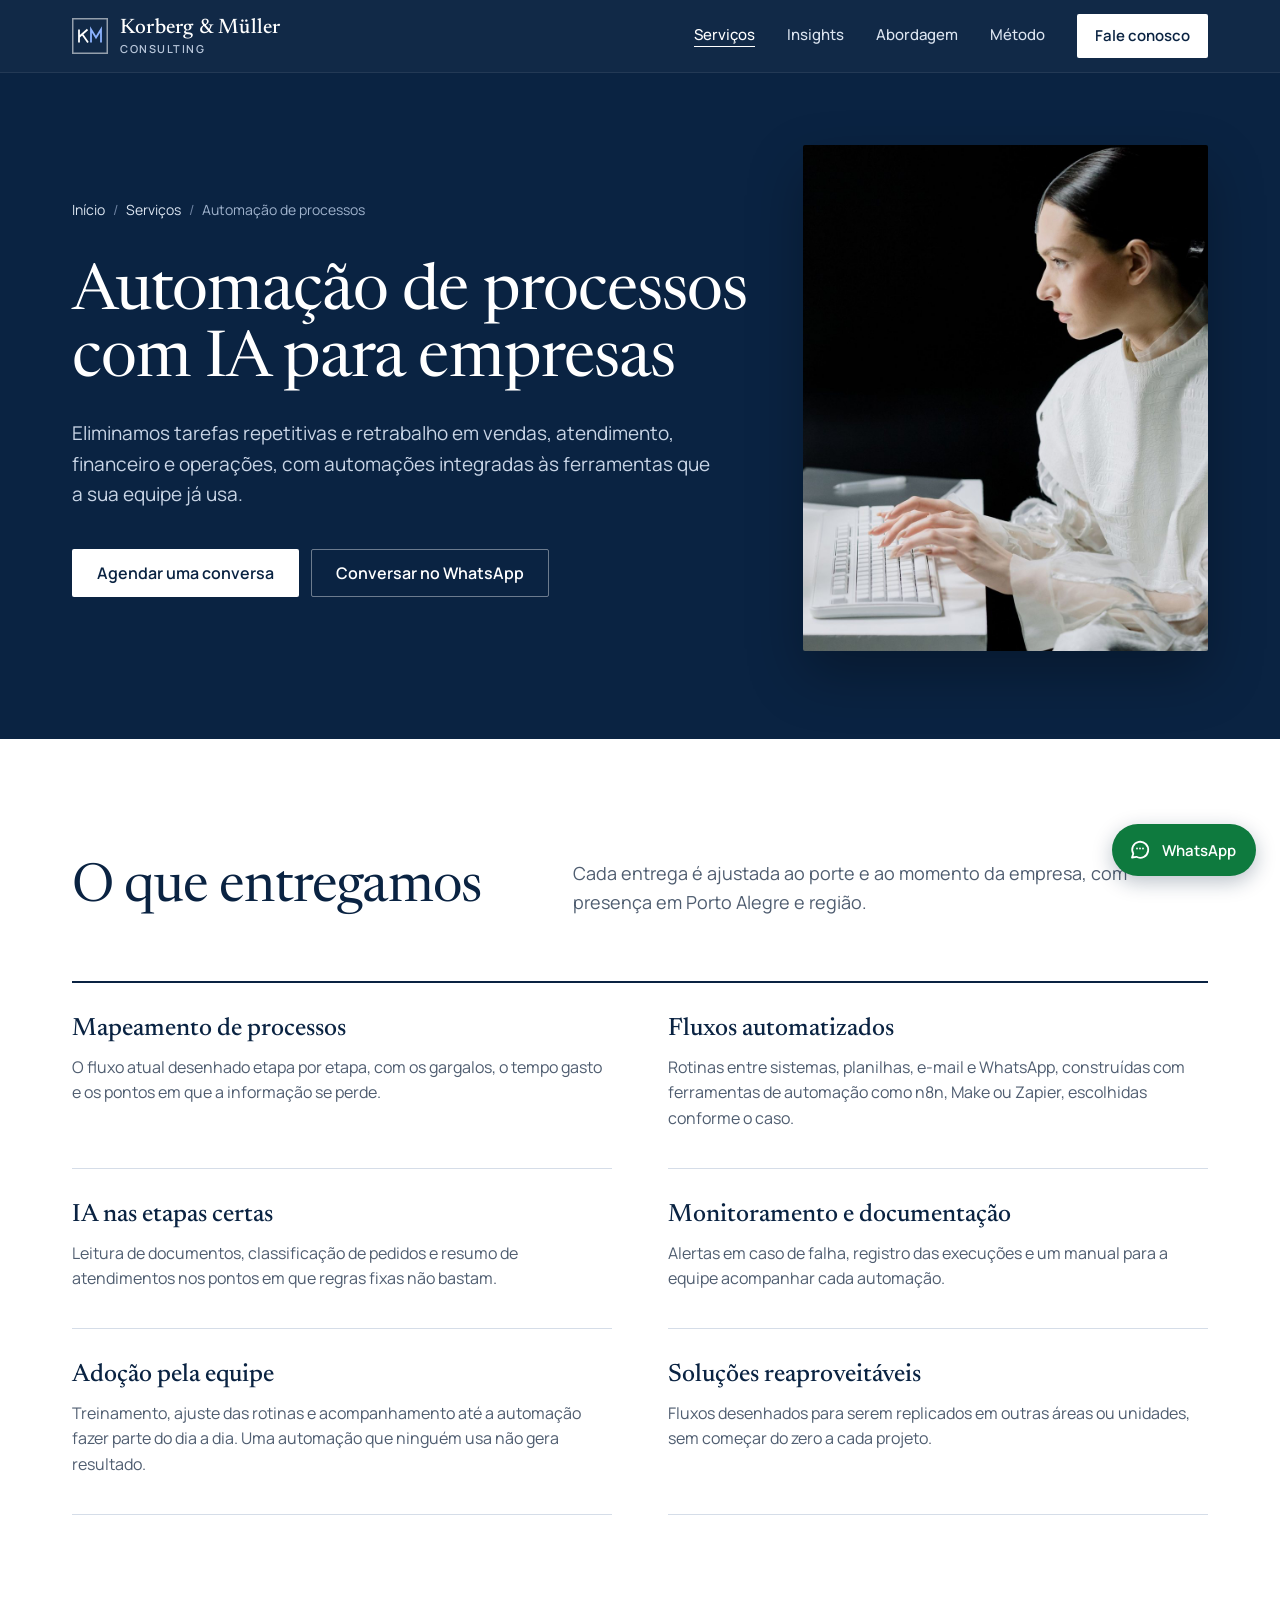
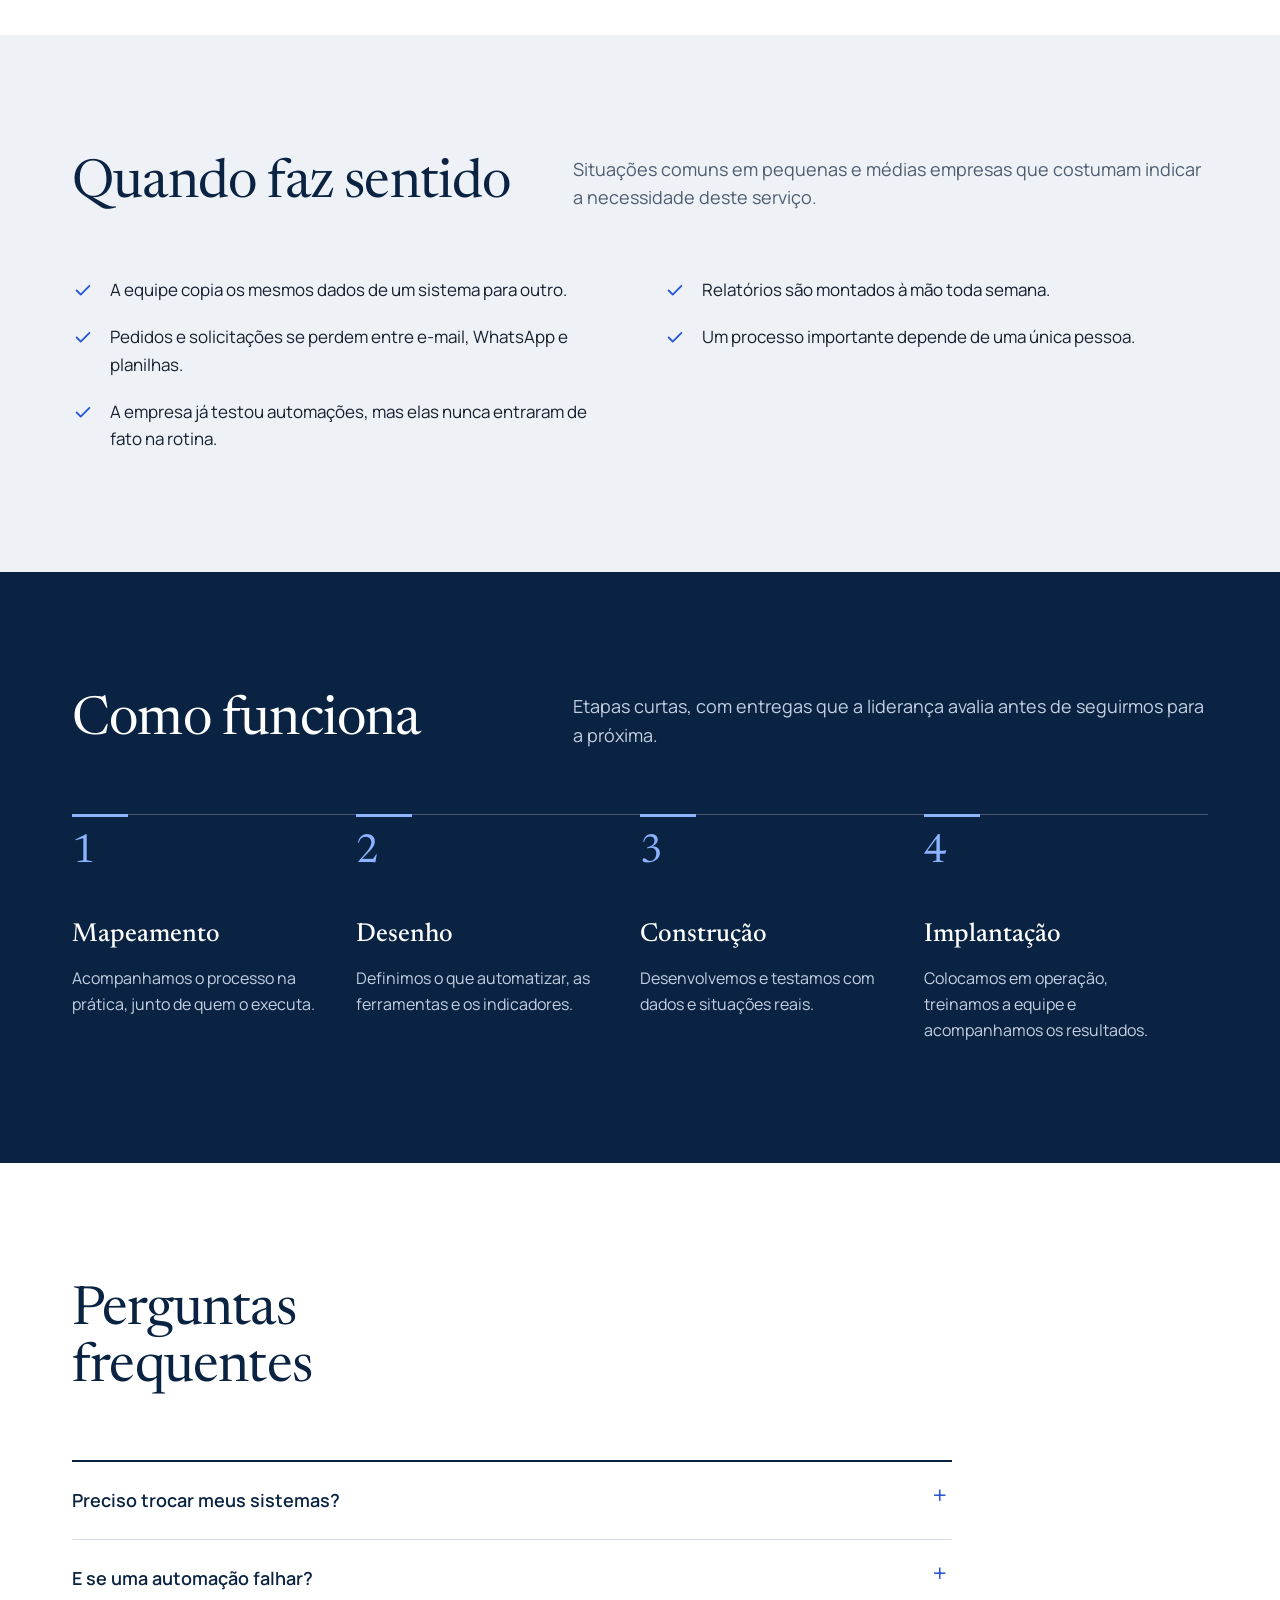
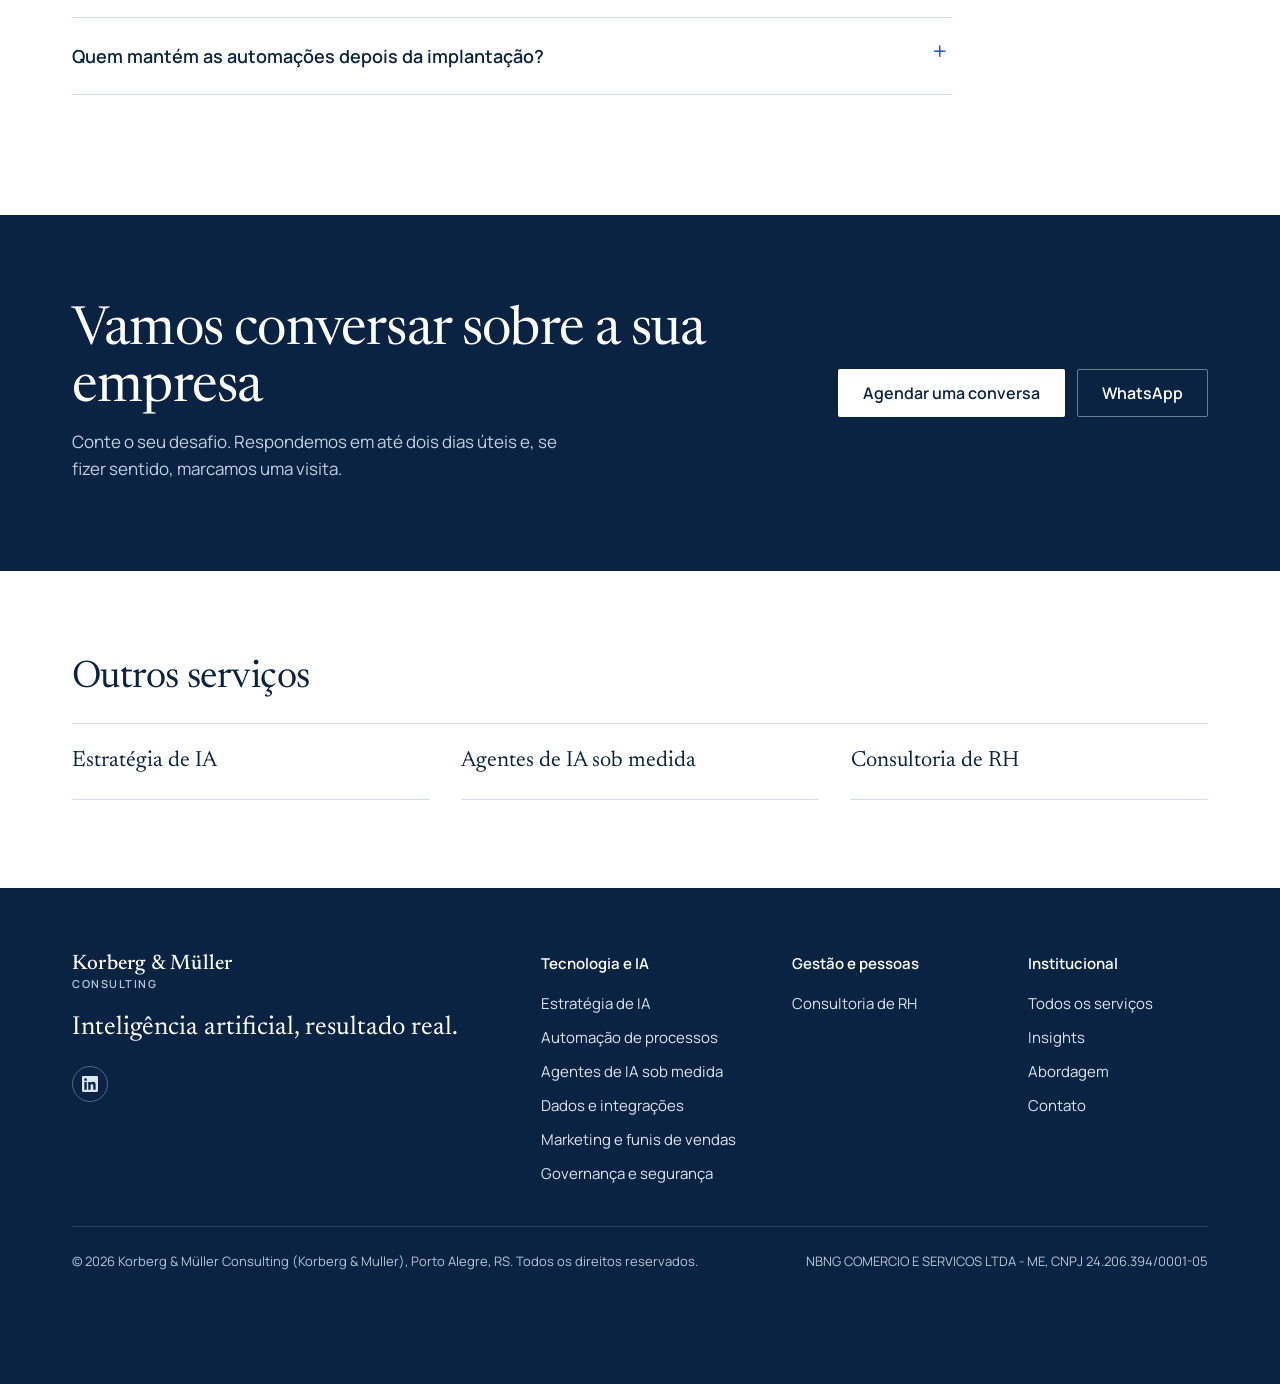
<file: servicos/automacao-de-processos/index.html>
<!DOCTYPE html>
<html lang="pt-BR">
<head>
<script async src="https://www.googletagmanager.com/gtm.js?id=GTM-KZSZC76Z"></script>
<script>
window.dataLayer = window.dataLayer || [];
function gtag(){dataLayer.push(arguments);}
gtag('js', new Date());
</script>
<meta charset="utf-8">
<meta name="viewport" content="width=device-width, initial-scale=1">
<title>Automação de processos com IA em Porto Alegre | Korberg &amp; Müller</title>
<meta name="description" content="Automação de processos com IA para pequenas e médias empresas de Porto Alegre: menos retrabalho em vendas, atendimento, financeiro e operações, integrado aos sistemas atuais.">
<meta name="robots" content="index, follow, max-image-preview:large">
<meta name="google-site-verification" content="kZMlr2Vngs3Y_wUSxGOz9r0fyZBZIStiohjtcFVoW-o">
<link rel="canonical" href="https://korbergmuller.com.br/servicos/automacao-de-processos/">
<meta property="og:type" content="website">
<meta property="og:locale" content="pt_BR">
<meta property="og:site_name" content="Korberg &amp; Müller Consulting">
<meta property="og:url" content="https://korbergmuller.com.br/servicos/automacao-de-processos/">
<meta property="og:title" content="Automação de processos com IA em Porto Alegre | Korberg & Müller">
<meta property="og:description" content="Automação de processos com IA para pequenas e médias empresas de Porto Alegre: menos retrabalho em vendas, atendimento, financeiro e operações, integrado aos sistemas atuais.">
<meta property="og:image" content="https://korbergmuller.com.br/og-image.png">
<meta property="og:image:width" content="1200">
<meta property="og:image:height" content="630">
<meta property="og:image:alt" content="Korberg &amp; Müller Consulting: Inteligência artificial, resultado real.">
<meta name="twitter:card" content="summary_large_image">
<meta name="twitter:title" content="Automação de processos com IA em Porto Alegre | Korberg & Müller">
<meta name="twitter:description" content="Automação de processos com IA para pequenas e médias empresas de Porto Alegre: menos retrabalho em vendas, atendimento, financeiro e operações, integrado aos sistemas atuais.">
<meta name="twitter:image" content="https://korbergmuller.com.br/og-image.png">
<meta name="theme-color" content="#0A2342">
<link rel="icon" href="../../favicon.ico" sizes="48x48">
<link rel="icon" href="../../favicon.svg" type="image/svg+xml">
<link rel="apple-touch-icon" href="../../apple-touch-icon.png">
<script type="application/ld+json">
{
  "@context": "https://schema.org",
  "@type": "Service",
  "name": "Automação de processos",
  "serviceType": "Automação de processos",
  "description": "Automação de processos com IA para pequenas e médias empresas de Porto Alegre: menos retrabalho em vendas, atendimento, financeiro e operações, integrado aos sistemas atuais.",
  "url": "https://korbergmuller.com.br/servicos/automacao-de-processos/",
  "provider": {
    "@type": "ProfessionalService",
    "@id": "https://korbergmuller.com.br/#empresa",
    "name": "Korberg & Müller Consulting",
    "url": "https://korbergmuller.com.br/"
  },
  "areaServed": [
    {
      "@type": "City",
      "name": "Porto Alegre"
    },
    {
      "@type": "AdministrativeArea",
      "name": "Região Metropolitana de Porto Alegre"
    },
    {
      "@type": "State",
      "name": "Rio Grande do Sul"
    },
    {
      "@type": "Country",
      "name": "Brasil"
    }
  ]
}
</script>
<script type="application/ld+json">
{
  "@context": "https://schema.org",
  "@type": "BreadcrumbList",
  "itemListElement": [
    {
      "@type": "ListItem",
      "position": 1,
      "name": "Início",
      "item": "https://korbergmuller.com.br/"
    },
    {
      "@type": "ListItem",
      "position": 2,
      "name": "Serviços",
      "item": "https://korbergmuller.com.br/servicos/"
    },
    {
      "@type": "ListItem",
      "position": 3,
      "name": "Automação de processos",
      "item": "https://korbergmuller.com.br/servicos/automacao-de-processos/"
    }
  ]
}
</script>
<script type="application/ld+json">
{
  "@context": "https://schema.org",
  "@type": "FAQPage",
  "mainEntity": [
    {
      "@type": "Question",
      "name": "Preciso trocar meus sistemas?",
      "acceptedAnswer": {
        "@type": "Answer",
        "text": "Na maioria dos casos, não. Sempre que possível, a automação é integrada aos sistemas e planilhas que a empresa já utiliza."
      }
    },
    {
      "@type": "Question",
      "name": "E se uma automação falhar?",
      "acceptedAnswer": {
        "@type": "Answer",
        "text": "Cada fluxo tem alertas de falha e um procedimento manual documentado, para que a operação não pare enquanto o problema é resolvido."
      }
    },
    {
      "@type": "Question",
      "name": "Quem mantém as automações depois da implantação?",
      "acceptedAnswer": {
        "@type": "Answer",
        "text": "Treinamos a equipe da empresa para acompanhá-las. Se preferir, seguimos responsáveis pela manutenção, conforme combinado na proposta."
      }
    }
  ]
}
</script>
<link rel="preconnect" href="https://fonts.googleapis.com">
<link rel="preconnect" href="https://fonts.gstatic.com" crossorigin>
<link href="https://fonts.googleapis.com/css2?family=Manrope:wght@400;500;600;700&amp;family=Newsreader:ital,opsz,wght@0,6..72,400;0,6..72,500;0,6..72,600;1,6..72,400&amp;display=swap" rel="stylesheet">
<script src="../../assets/js-flag.js"></script>
<link rel="stylesheet" href="../../assets/site.css?v=3ec50956cb">
</head>
<body>
<noscript><iframe src="https://www.googletagmanager.com/ns.html?id=GTM-KZSZC76Z" height="0" width="0" style="display:none;visibility:hidden"></iframe></noscript>
<a class="skip" href="#conteudo">Pular para o conteúdo</a>

<header class="site-header">
  <div class="wrap">
    <a class="brand" href="../../" aria-label="Korberg &amp; Müller Consulting, página inicial">
      <svg class="brand-mark" viewBox="0 0 36 36" aria-hidden="true">
        <rect x=".75" y=".75" width="34.5" height="34.5" fill="none" stroke="#fff" stroke-opacity=".55" stroke-width="1.5"/>
        <path d="M7 11.5v13M7 19l8.5-7.5M10.5 16.5l5.5 8" stroke="#fff" stroke-width="1.8" fill="none" stroke-linejoin="miter"/>
        <path d="M19 24.5v-13l5 8 5-8v13" stroke="#8DB3FF" stroke-width="1.8" fill="none" stroke-linejoin="miter"/>
      </svg>
      <span class="brand-name">Korberg &amp; Müller<small>CONSULTING</small></span>
    </a>
    <button class="menu-btn" type="button" aria-expanded="false" aria-controls="menu" aria-label="Abrir menu">
      <svg width="20" height="20" viewBox="0 0 20 20" aria-hidden="true"><path d="M2 5h16M2 10h16M2 15h16" stroke="currentColor" stroke-width="1.8"/></svg>
    </button>
    <nav class="nav" id="menu" aria-label="Principal">
      <a href="../../servicos/" aria-current="page">Serviços</a>
      <a href="../../insights/">Insights</a>
      <a href="../../#abordagem">Abordagem</a>
      <a href="../../#metodo">Método</a>
            <a class="nav-cta" href="../../#contato">Fale conosco</a>
    </nav>
  </div>
</header>

<main id="conteudo">
  <section class="page-hero has-photo" aria-labelledby="page-title">
    <div class="wrap"><div class="hero-text">
      <ol class="crumbs" aria-label="Você está em"><li><a href="../../">Início</a></li><li><a href="../../servicos/">Serviços</a></li><li aria-current="page">Automação de processos</li></ol>
      <h1 id="page-title">Automação de processos com IA para empresas</h1>
      <p class="lede">Eliminamos tarefas repetitivas e retrabalho em vendas, atendimento, financeiro e operações, com automações integradas às ferramentas que a sua equipe já usa.</p>
      <div class="btn-row">
        <a class="btn btn-light" href="../../#contato">Agendar uma conversa</a>
        <a class="btn btn-ghost" href="https://wa.me/5551998107741?text=Ol%C3%A1%21%20Vim%20pelo%20site%20da%20Korberg%20%26%20M%C3%BCller%20e%20gostaria%20de%20conversar%20sobre%20automa%C3%A7%C3%A3o%20de%20processos." target="_blank" rel="noopener">Conversar no WhatsApp</a>
      </div>
    </div>
      <figure class="hero-figure illo-wrap"><img class="hero-photo" src="../../images/automacao-de-processos.jpg" width="960" height="1200" alt="Profissional acompanhando fluxos de trabalho em um computador no escritório" fetchpriority="high" decoding="async"></figure>
    </div>
  </section>

  <section class="sec" aria-labelledby="deliv-title">
    <div class="wrap">
      <div class="sec-head">
        <h2 id="deliv-title">O que entregamos</h2>
        <p>Cada entrega é ajustada ao porte e ao momento da empresa, com presença em Porto Alegre e região.</p>
      </div>
      <div class="deliv">
        <article><h3>Mapeamento de processos</h3><p>O fluxo atual desenhado etapa por etapa, com os gargalos, o tempo gasto e os pontos em que a informação se perde.</p></article>
        <article><h3>Fluxos automatizados</h3><p>Rotinas entre sistemas, planilhas, e-mail e WhatsApp, construídas com ferramentas de automação como n8n, Make ou Zapier, escolhidas conforme o caso.</p></article>
        <article><h3>IA nas etapas certas</h3><p>Leitura de documentos, classificação de pedidos e resumo de atendimentos nos pontos em que regras fixas não bastam.</p></article>
        <article><h3>Monitoramento e documentação</h3><p>Alertas em caso de falha, registro das execuções e um manual para a equipe acompanhar cada automação.</p></article>
        <article><h3>Adoção pela equipe</h3><p>Treinamento, ajuste das rotinas e acompanhamento até a automação fazer parte do dia a dia. Uma automação que ninguém usa não gera resultado.</p></article>
        <article><h3>Soluções reaproveitáveis</h3><p>Fluxos desenhados para serem replicados em outras áreas ou unidades, sem começar do zero a cada projeto.</p></article>
      </div>
    </div>
  </section>

  <section class="sec caps" aria-labelledby="fit-title">
    <div class="wrap">
      <div class="sec-head">
        <h2 id="fit-title">Quando faz sentido</h2>
        <p>Situações comuns em pequenas e médias empresas que costumam indicar a necessidade deste serviço.</p>
      </div>
      <ul class="fit">
        <li><svg viewBox="0 0 24 24" fill="none" stroke="currentColor" stroke-width="2" stroke-linecap="round" stroke-linejoin="round" aria-hidden="true"><path d="M5 12.5l4.5 4.5L19 7.5"/></svg><span>A equipe copia os mesmos dados de um sistema para outro.</span></li>
        <li><svg viewBox="0 0 24 24" fill="none" stroke="currentColor" stroke-width="2" stroke-linecap="round" stroke-linejoin="round" aria-hidden="true"><path d="M5 12.5l4.5 4.5L19 7.5"/></svg><span>Relatórios são montados à mão toda semana.</span></li>
        <li><svg viewBox="0 0 24 24" fill="none" stroke="currentColor" stroke-width="2" stroke-linecap="round" stroke-linejoin="round" aria-hidden="true"><path d="M5 12.5l4.5 4.5L19 7.5"/></svg><span>Pedidos e solicitações se perdem entre e-mail, WhatsApp e planilhas.</span></li>
        <li><svg viewBox="0 0 24 24" fill="none" stroke="currentColor" stroke-width="2" stroke-linecap="round" stroke-linejoin="round" aria-hidden="true"><path d="M5 12.5l4.5 4.5L19 7.5"/></svg><span>Um processo importante depende de uma única pessoa.</span></li>
        <li><svg viewBox="0 0 24 24" fill="none" stroke="currentColor" stroke-width="2" stroke-linecap="round" stroke-linejoin="round" aria-hidden="true"><path d="M5 12.5l4.5 4.5L19 7.5"/></svg><span>A empresa já testou automações, mas elas nunca entraram de fato na rotina.</span></li>
      </ul>
    </div>
  </section>

  <section class="sec method" aria-labelledby="steps-title">
    <div class="wrap">
      <div class="sec-head">
        <h2 id="steps-title">Como funciona</h2>
        <p>Etapas curtas, com entregas que a liderança avalia antes de seguirmos para a próxima.</p>
      </div>
      <ol class="steps">
        <li><h3>Mapeamento</h3><p>Acompanhamos o processo na prática, junto de quem o executa.</p></li>
        <li><h3>Desenho</h3><p>Definimos o que automatizar, as ferramentas e os indicadores.</p></li>
        <li><h3>Construção</h3><p>Desenvolvemos e testamos com dados e situações reais.</p></li>
        <li><h3>Implantação</h3><p>Colocamos em operação, treinamos a equipe e acompanhamos os resultados.</p></li>
      </ol>
    </div>
  </section>

  <section class="sec" aria-labelledby="faq-title">
    <div class="wrap">
      <div class="sec-head">
        <h2 id="faq-title">Perguntas frequentes</h2>
      </div>
      <div class="faq">
        <details><summary>Preciso trocar meus sistemas?</summary><p>Na maioria dos casos, não. Sempre que possível, a automação é integrada aos sistemas e planilhas que a empresa já utiliza.</p></details>
        <details><summary>E se uma automação falhar?</summary><p>Cada fluxo tem alertas de falha e um procedimento manual documentado, para que a operação não pare enquanto o problema é resolvido.</p></details>
        <details><summary>Quem mantém as automações depois da implantação?</summary><p>Treinamos a equipe da empresa para acompanhá-las. Se preferir, seguimos responsáveis pela manutenção, conforme combinado na proposta.</p></details>
      </div>
    </div>
  </section>

  <section class="cta-band" aria-labelledby="cta-title">
    <div class="wrap">
      <div>
        <h2 id="cta-title">Vamos conversar sobre a sua empresa</h2>
        <p>Conte o seu desafio. Respondemos em até dois dias úteis e, se fizer sentido, marcamos uma visita.</p>
      </div>
      <div class="btn-row">
        <a class="btn btn-light" href="../../#contato">Agendar uma conversa</a>
        <a class="btn btn-ghost" href="https://wa.me/5551998107741?text=Ol%C3%A1%21%20Vim%20pelo%20site%20da%20Korberg%20%26%20M%C3%BCller%20e%20gostaria%20de%20conversar%20sobre%20automa%C3%A7%C3%A3o%20de%20processos." target="_blank" rel="noopener">WhatsApp</a>
      </div>
    </div>
  </section>

  <section class="sec" aria-labelledby="rel-title" style="padding-top:88px;padding-bottom:88px">
    <div class="wrap">
      <h2 id="rel-title" style="font-size:clamp(28px,3vw,38px);margin-bottom:24px">Outros serviços</h2>
      <ul class="related">
        <li><a href="../../servicos/estrategia-de-ia/">Estratégia de IA</a></li>
        <li><a href="../../servicos/agentes-de-ia/">Agentes de IA sob medida</a></li>
        <li><a href="../../servicos/consultoria-de-rh/">Consultoria de RH</a></li>
      </ul>
    </div>
  </section>
</main>

<footer>
  <div class="wrap">
    <div class="top">
      <div>
        <span class="brand-name" style="color:#fff">Korberg &amp; Müller<small>CONSULTING</small></span>
        <p class="slogan">Inteligência artificial, resultado real.</p>
        <div class="foot-social">
          <a href="https://www.linkedin.com/company/korberg-m%C3%BCller-consulting/" target="_blank" rel="noopener" aria-label="LinkedIn da Korberg &amp; Müller"><svg viewBox="0 0 24 24" width="16" height="16" fill="currentColor" aria-hidden="true" style="width:16px;height:16px;min-width:16px;max-width:16px"><path d="M20.447 20.452h-3.554v-5.569c0-1.328-.027-3.037-1.852-3.037-1.853 0-2.136 1.445-2.136 2.939v5.667H9.351V9h3.414v1.561h.046c.477-.9 1.637-1.85 3.37-1.85 3.601 0 4.267 2.37 4.267 5.455v6.286zM5.337 7.433a2.062 2.062 0 01-2.063-2.065 2.064 2.064 0 112.063 2.065zm1.782 13.019H3.555V9h3.564v11.452zM22.225 0H1.771C.792 0 0 .774 0 1.729v20.542C0 23.227.792 24 1.771 24h20.451C23.2 24 24 23.227 24 22.271V1.729C24 .774 23.2 0 22.222 0h.003z"/></svg></a>
        </div>
      </div>
      <div class="foot-cols">
      <nav class="foot-col" aria-label="Tecnologia e IA">
        <p class="foot-title">Tecnologia e IA</p>
          <a href="../../servicos/estrategia-de-ia/">Estratégia de IA</a>
          <a href="../../servicos/automacao-de-processos/">Automação de processos</a>
          <a href="../../servicos/agentes-de-ia/">Agentes de IA sob medida</a>
          <a href="../../servicos/integracoes/">Dados e integrações</a>
          <a href="../../servicos/marketing-e-funis/">Marketing e funis de vendas</a>
          <a href="../../servicos/governanca-de-ia/">Governança e segurança</a>
      </nav>
      <nav class="foot-col" aria-label="Gestão e pessoas">
        <p class="foot-title">Gestão e pessoas</p>
          <a href="../../servicos/consultoria-de-rh/">Consultoria de RH</a>
      </nav>
      <nav class="foot-col" aria-label="Institucional">
        <p class="foot-title">Institucional</p>
          <a href="../../servicos/">Todos os serviços</a>
          <a href="../../insights/">Insights</a>
          <a href="../../#abordagem">Abordagem</a>
                    <a href="../../#contato">Contato</a>
      </nav>
      </div>
    </div>
    <div class="bottom">
      <span>© <span id="ano">2026</span> Korberg &amp; Müller Consulting (Korberg &amp; Muller), Porto Alegre, RS. Todos os direitos reservados.</span>
      <span>NBNG COMERCIO E SERVICOS LTDA - ME, CNPJ 24.206.394/0001-05</span>
    </div>
  </div>
</footer>

<a class="wa-float" href="https://wa.me/5551998107741?text=Ol%C3%A1%21%20Vim%20pelo%20site%20da%20Korberg%20%26%20M%C3%BCller%20e%20gostaria%20de%20conversar%20sobre%20automa%C3%A7%C3%A3o%20de%20processos." target="_blank" rel="noopener" aria-label="Conversar com a Korberg &amp; Müller no WhatsApp">
  <svg viewBox="0 0 24 24" fill="none" stroke="currentColor" stroke-width="1.8" stroke-linecap="round" stroke-linejoin="round" aria-hidden="true"><path d="M4 19.5l1.3-3.7A8 8 0 1 1 8.4 18.8z"/><path d="M9 10.5h.01M12 10.5h.01M15 10.5h.01"/></svg>
  <span>WhatsApp</span>
</a>

<script src="../../assets/site.js?v=3ec50956cb" defer></script>
</body>
</html>
</file>
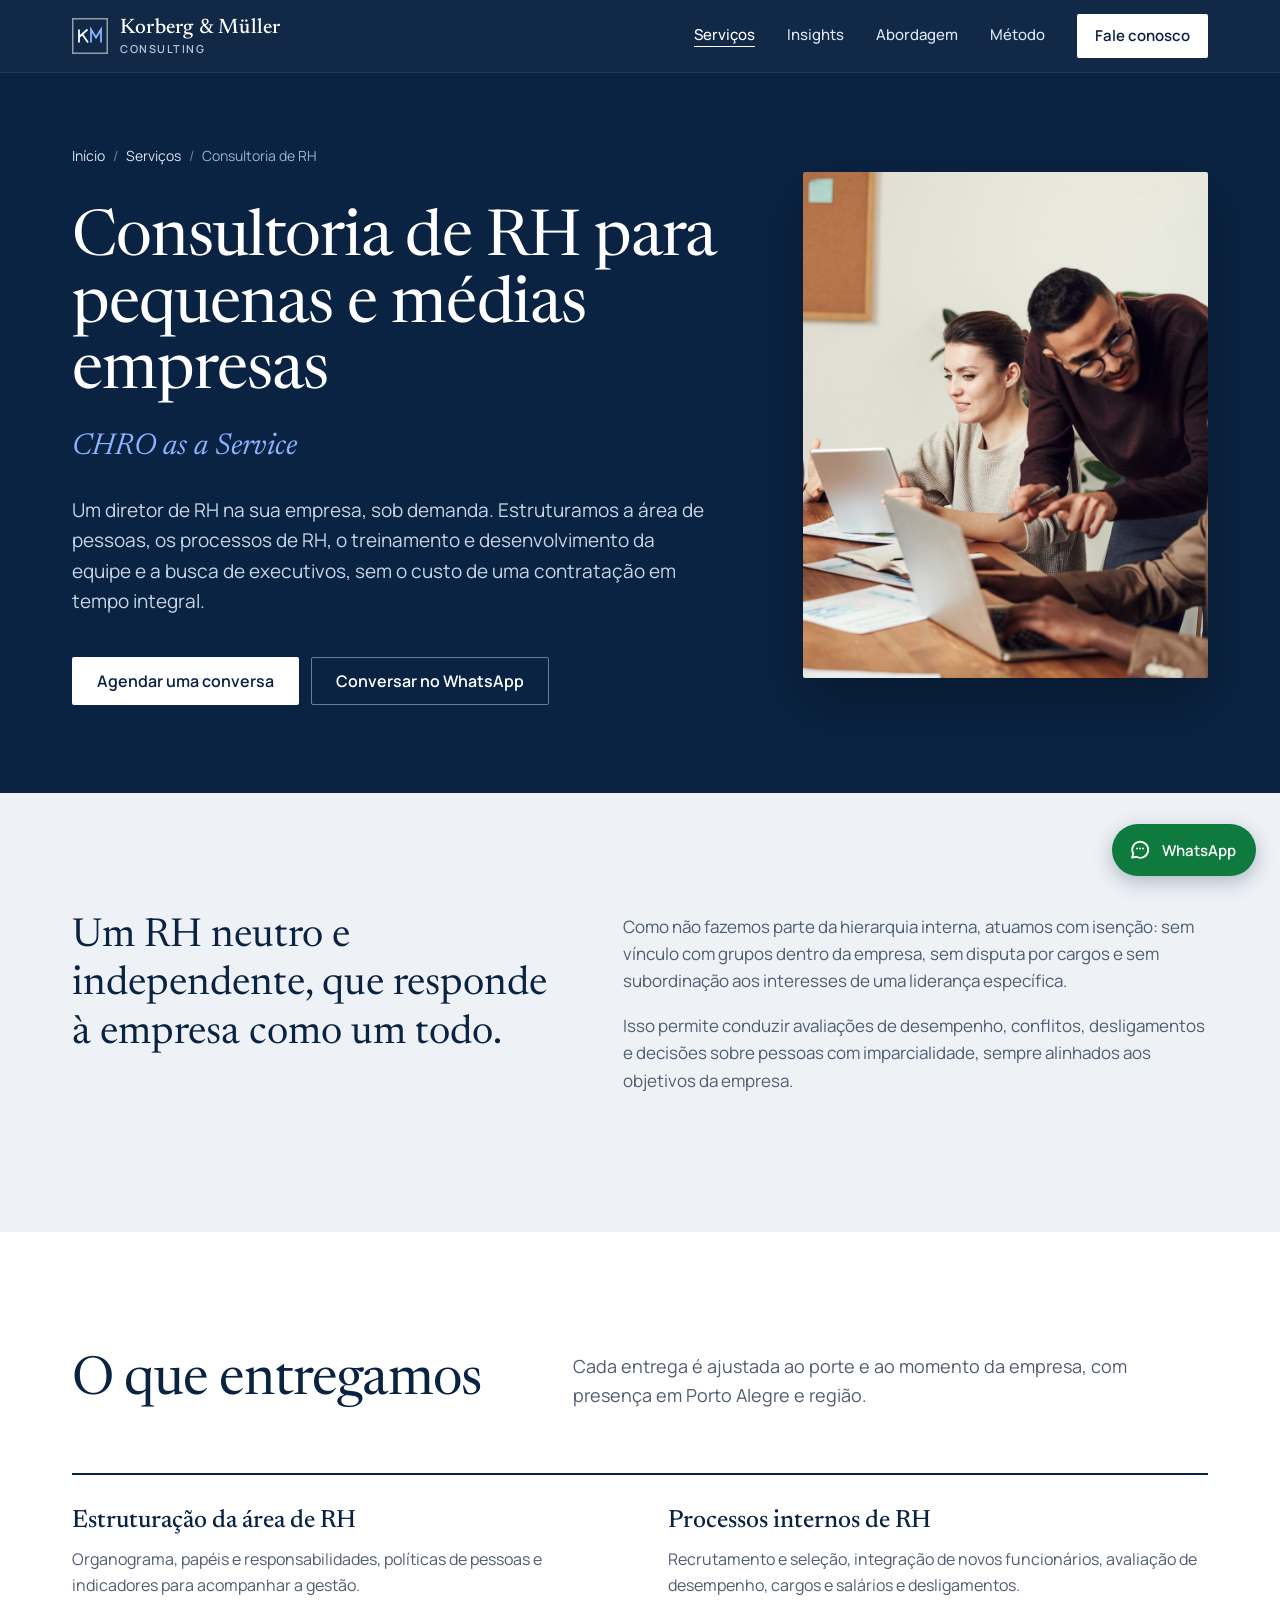
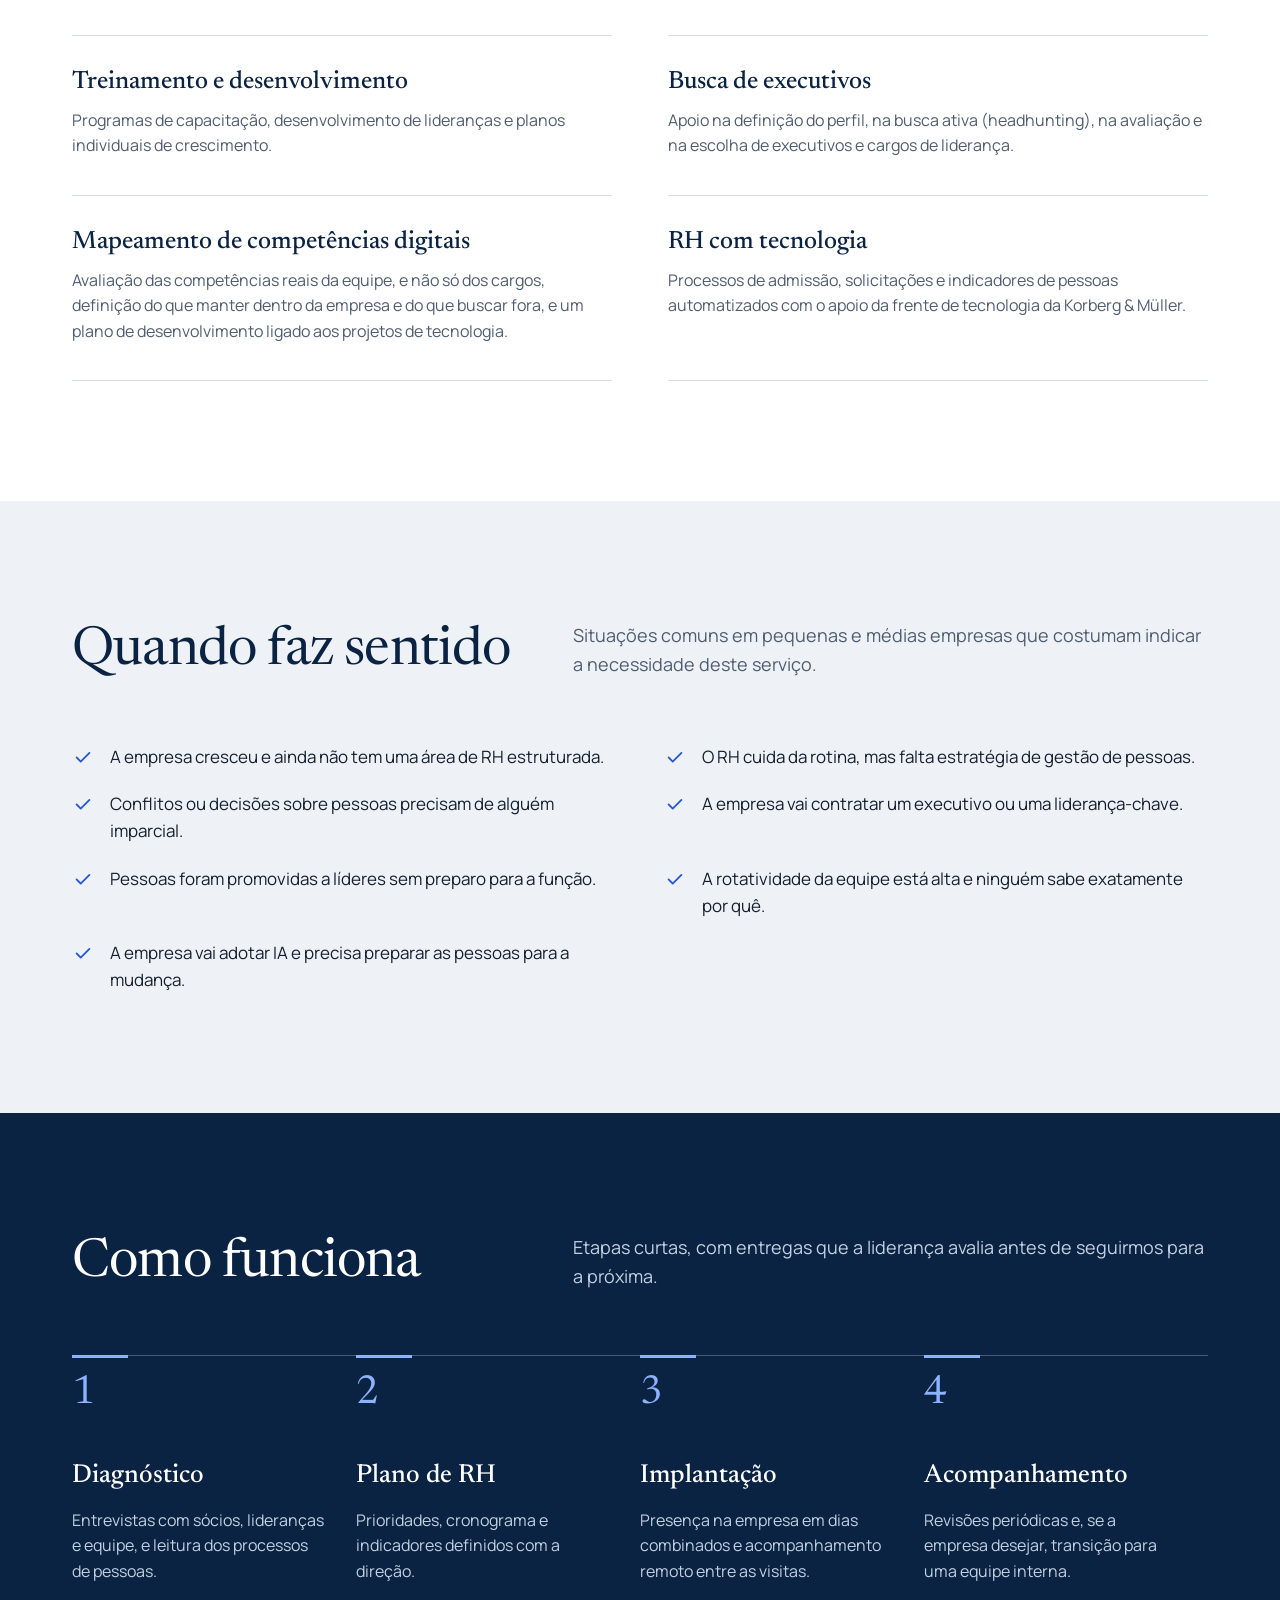
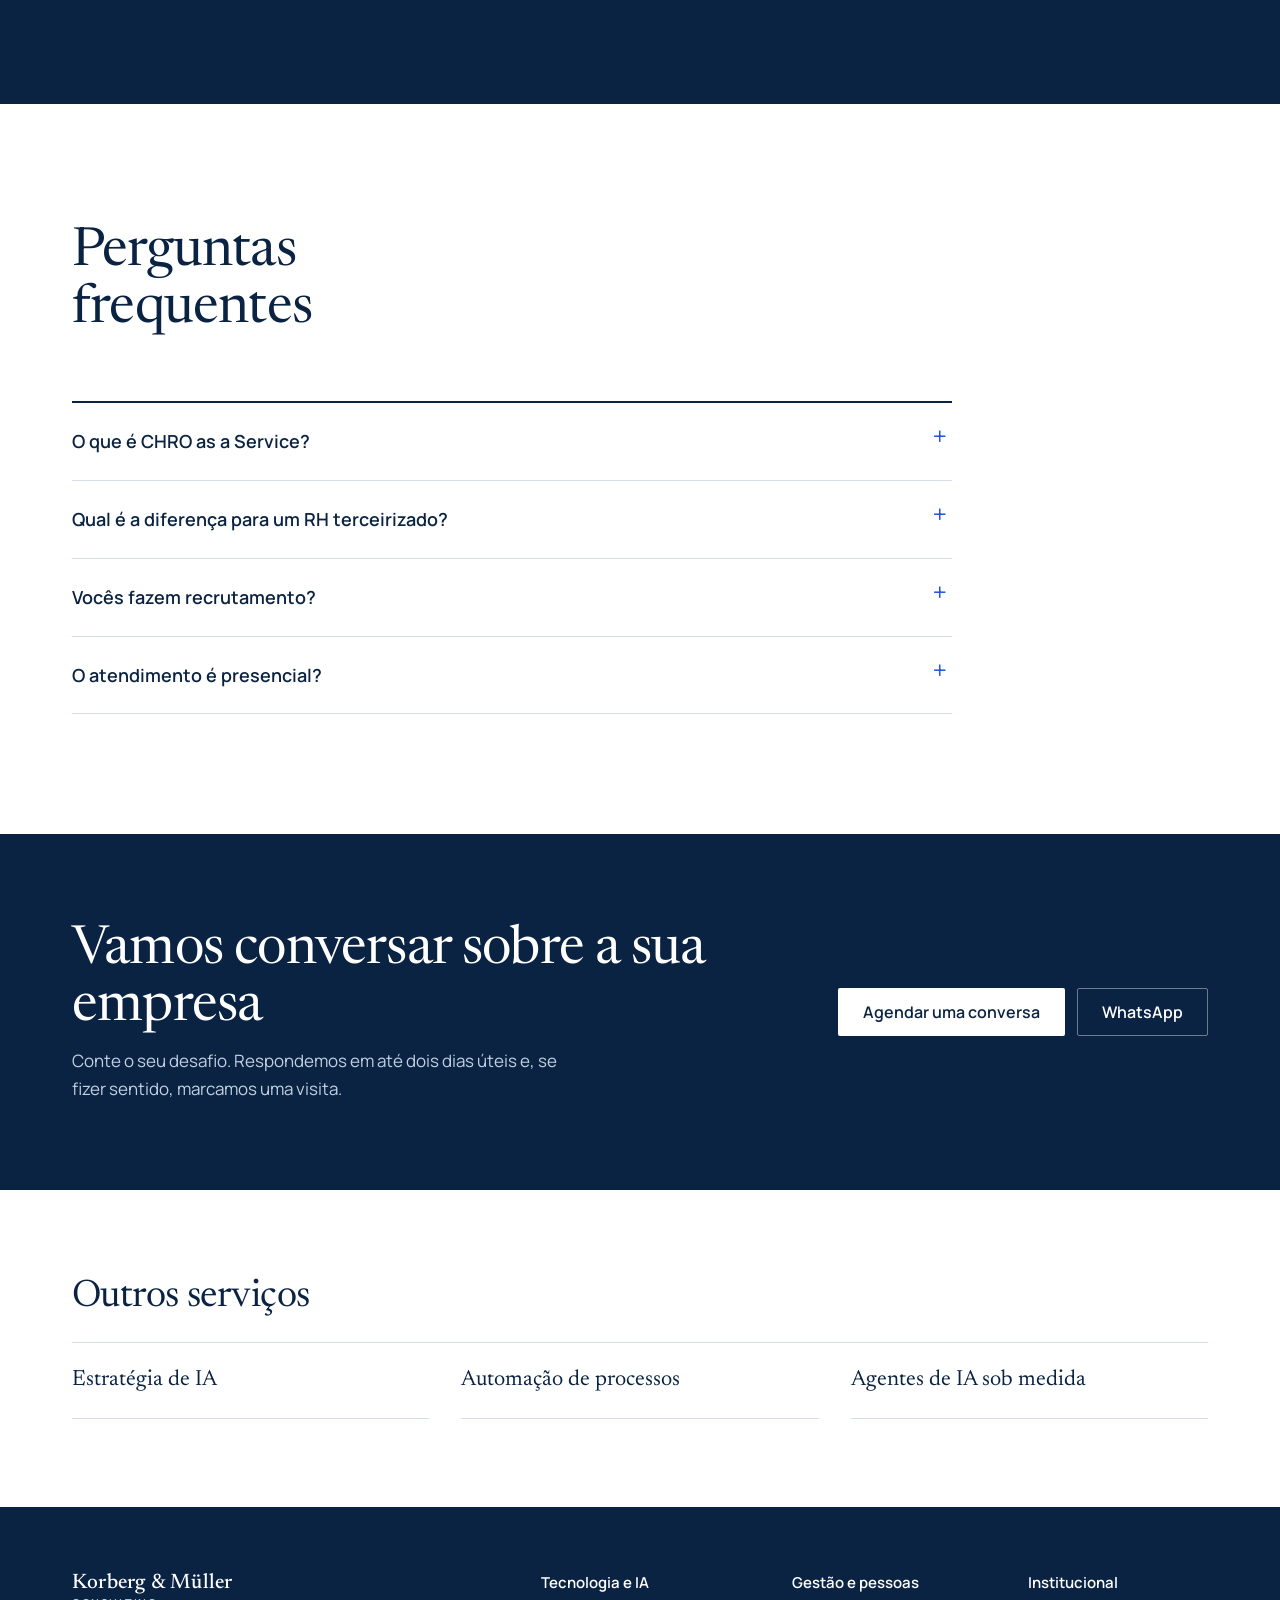
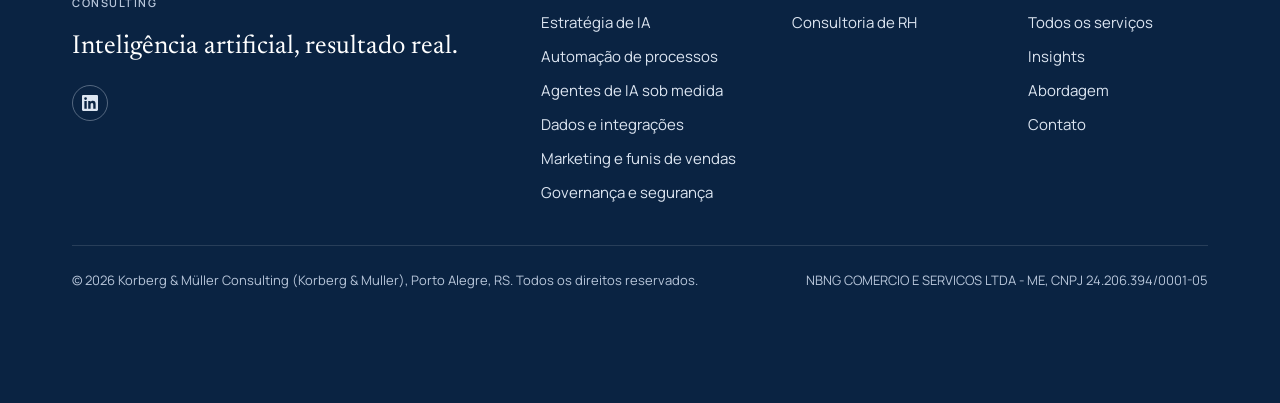
<file: servicos/consultoria-de-rh/index.html>
<!DOCTYPE html>
<html lang="pt-BR">
<head>
<script async src="https://www.googletagmanager.com/gtm.js?id=GTM-KZSZC76Z"></script>
<script>
window.dataLayer = window.dataLayer || [];
function gtag(){dataLayer.push(arguments);}
gtag('js', new Date());
</script>
<meta charset="utf-8">
<meta name="viewport" content="width=device-width, initial-scale=1">
<title>Consultoria de RH em Porto Alegre: CHRO as a Service | Korberg &amp; Müller</title>
<meta name="description" content="Consultoria de RH para pequenas e médias empresas de Porto Alegre: um diretor de RH sob demanda, neutro e independente, para estruturar a área de pessoas, treinamento e busca de executivos.">
<meta name="robots" content="index, follow, max-image-preview:large">
<meta name="google-site-verification" content="kZMlr2Vngs3Y_wUSxGOz9r0fyZBZIStiohjtcFVoW-o">
<link rel="canonical" href="https://korbergmuller.com.br/servicos/consultoria-de-rh/">
<meta property="og:type" content="website">
<meta property="og:locale" content="pt_BR">
<meta property="og:site_name" content="Korberg &amp; Müller Consulting">
<meta property="og:url" content="https://korbergmuller.com.br/servicos/consultoria-de-rh/">
<meta property="og:title" content="Consultoria de RH em Porto Alegre: CHRO as a Service | Korberg & Müller">
<meta property="og:description" content="Consultoria de RH para pequenas e médias empresas de Porto Alegre: um diretor de RH sob demanda, neutro e independente, para estruturar a área de pessoas, treinamento e busca de executivos.">
<meta property="og:image" content="https://korbergmuller.com.br/og-image.png">
<meta property="og:image:width" content="1200">
<meta property="og:image:height" content="630">
<meta property="og:image:alt" content="Korberg &amp; Müller Consulting: Inteligência artificial, resultado real.">
<meta name="twitter:card" content="summary_large_image">
<meta name="twitter:title" content="Consultoria de RH em Porto Alegre: CHRO as a Service | Korberg & Müller">
<meta name="twitter:description" content="Consultoria de RH para pequenas e médias empresas de Porto Alegre: um diretor de RH sob demanda, neutro e independente, para estruturar a área de pessoas, treinamento e busca de executivos.">
<meta name="twitter:image" content="https://korbergmuller.com.br/og-image.png">
<meta name="theme-color" content="#0A2342">
<link rel="icon" href="../../favicon.ico" sizes="48x48">
<link rel="icon" href="../../favicon.svg" type="image/svg+xml">
<link rel="apple-touch-icon" href="../../apple-touch-icon.png">
<script type="application/ld+json">
{
  "@context": "https://schema.org",
  "@type": "Service",
  "name": "Consultoria de RH (CHRO as a Service)",
  "serviceType": "Consultoria de RH",
  "description": "Consultoria de RH para pequenas e médias empresas de Porto Alegre: um diretor de RH sob demanda, neutro e independente, para estruturar a área de pessoas, treinamento e busca de executivos.",
  "url": "https://korbergmuller.com.br/servicos/consultoria-de-rh/",
  "provider": {
    "@type": "ProfessionalService",
    "@id": "https://korbergmuller.com.br/#empresa",
    "name": "Korberg & Müller Consulting",
    "url": "https://korbergmuller.com.br/"
  },
  "areaServed": [
    {
      "@type": "City",
      "name": "Porto Alegre"
    },
    {
      "@type": "AdministrativeArea",
      "name": "Região Metropolitana de Porto Alegre"
    },
    {
      "@type": "State",
      "name": "Rio Grande do Sul"
    },
    {
      "@type": "Country",
      "name": "Brasil"
    }
  ]
}
</script>
<script type="application/ld+json">
{
  "@context": "https://schema.org",
  "@type": "BreadcrumbList",
  "itemListElement": [
    {
      "@type": "ListItem",
      "position": 1,
      "name": "Início",
      "item": "https://korbergmuller.com.br/"
    },
    {
      "@type": "ListItem",
      "position": 2,
      "name": "Serviços",
      "item": "https://korbergmuller.com.br/servicos/"
    },
    {
      "@type": "ListItem",
      "position": 3,
      "name": "Consultoria de RH",
      "item": "https://korbergmuller.com.br/servicos/consultoria-de-rh/"
    }
  ]
}
</script>
<script type="application/ld+json">
{
  "@context": "https://schema.org",
  "@type": "FAQPage",
  "mainEntity": [
    {
      "@type": "Question",
      "name": "O que é CHRO as a Service?",
      "acceptedAnswer": {
        "@type": "Answer",
        "text": "CHRO é a sigla em inglês para Chief Human Resources Officer, o diretor de recursos humanos. No modelo as a service, a empresa conta com esse profissional de forma recorrente e sob demanda, por um número de horas ou dias definido, em vez de contratá-lo em tempo integral."
      }
    },
    {
      "@type": "Question",
      "name": "Qual é a diferença para um RH terceirizado?",
      "acceptedAnswer": {
        "@type": "Answer",
        "text": "O RH terceirizado costuma cuidar da rotina operacional, como folha de pagamento e admissões. O CHRO as a Service atua na estratégia: estrutura a área, define políticas, desenvolve lideranças e apoia as decisões sobre pessoas."
      }
    },
    {
      "@type": "Question",
      "name": "Vocês fazem recrutamento?",
      "acceptedAnswer": {
        "@type": "Answer",
        "text": "Para cargos executivos e de liderança, sim, com busca ativa de candidatos (headhunting). Para as demais vagas, estruturamos o processo de recrutamento e seleção para a equipe da empresa conduzir."
      }
    },
    {
      "@type": "Question",
      "name": "O atendimento é presencial?",
      "acceptedAnswer": {
        "@type": "Answer",
        "text": "Sim, em Porto Alegre e região metropolitana, com encontros presenciais combinados e acompanhamento remoto entre as visitas."
      }
    }
  ]
}
</script>
<link rel="preconnect" href="https://fonts.googleapis.com">
<link rel="preconnect" href="https://fonts.gstatic.com" crossorigin>
<link href="https://fonts.googleapis.com/css2?family=Manrope:wght@400;500;600;700&amp;family=Newsreader:ital,opsz,wght@0,6..72,400;0,6..72,500;0,6..72,600;1,6..72,400&amp;display=swap" rel="stylesheet">
<script src="../../assets/js-flag.js"></script>
<link rel="stylesheet" href="../../assets/site.css?v=3ec50956cb">
</head>
<body>
<noscript><iframe src="https://www.googletagmanager.com/ns.html?id=GTM-KZSZC76Z" height="0" width="0" style="display:none;visibility:hidden"></iframe></noscript>
<a class="skip" href="#conteudo">Pular para o conteúdo</a>

<header class="site-header">
  <div class="wrap">
    <a class="brand" href="../../" aria-label="Korberg &amp; Müller Consulting, página inicial">
      <svg class="brand-mark" viewBox="0 0 36 36" aria-hidden="true">
        <rect x=".75" y=".75" width="34.5" height="34.5" fill="none" stroke="#fff" stroke-opacity=".55" stroke-width="1.5"/>
        <path d="M7 11.5v13M7 19l8.5-7.5M10.5 16.5l5.5 8" stroke="#fff" stroke-width="1.8" fill="none" stroke-linejoin="miter"/>
        <path d="M19 24.5v-13l5 8 5-8v13" stroke="#8DB3FF" stroke-width="1.8" fill="none" stroke-linejoin="miter"/>
      </svg>
      <span class="brand-name">Korberg &amp; Müller<small>CONSULTING</small></span>
    </a>
    <button class="menu-btn" type="button" aria-expanded="false" aria-controls="menu" aria-label="Abrir menu">
      <svg width="20" height="20" viewBox="0 0 20 20" aria-hidden="true"><path d="M2 5h16M2 10h16M2 15h16" stroke="currentColor" stroke-width="1.8"/></svg>
    </button>
    <nav class="nav" id="menu" aria-label="Principal">
      <a href="../../servicos/" aria-current="page">Serviços</a>
      <a href="../../insights/">Insights</a>
      <a href="../../#abordagem">Abordagem</a>
      <a href="../../#metodo">Método</a>
            <a class="nav-cta" href="../../#contato">Fale conosco</a>
    </nav>
  </div>
</header>

<main id="conteudo">
  <section class="page-hero has-photo" aria-labelledby="page-title">
    <div class="wrap"><div class="hero-text">
      <ol class="crumbs" aria-label="Você está em"><li><a href="../../">Início</a></li><li><a href="../../servicos/">Serviços</a></li><li aria-current="page">Consultoria de RH</li></ol>
      <h1 id="page-title">Consultoria de RH para pequenas e médias empresas</h1>
      <p class="offer">CHRO as a Service</p>
      <p class="lede">Um diretor de RH na sua empresa, sob demanda. Estruturamos a área de pessoas, os processos de RH, o treinamento e desenvolvimento da equipe e a busca de executivos, sem o custo de uma contratação em tempo integral.</p>
      <div class="btn-row">
        <a class="btn btn-light" href="../../#contato">Agendar uma conversa</a>
        <a class="btn btn-ghost" href="https://wa.me/5551998107741?text=Ol%C3%A1%21%20Vim%20pelo%20site%20da%20Korberg%20%26%20M%C3%BCller%20e%20gostaria%20de%20conversar%20sobre%20consultoria%20de%20rh." target="_blank" rel="noopener">Conversar no WhatsApp</a>
      </div>
    </div>
      <figure class="hero-figure illo-wrap"><img class="hero-photo" src="../../images/consultoria-de-rh.jpg" width="960" height="1200" alt="Lideranças e consultor em conversa de acompanhamento e desenvolvimento de equipe" fetchpriority="high" decoding="async"></figure>
    </div>
  </section>

  <section class="sec callout" aria-labelledby="callout-title">
    <div class="wrap">
      <div class="cols">
        <div>
          <h2 id="callout-title" class="visually-hidden">Por que um RH externo</h2>
          <blockquote>Um RH neutro e independente, que responde à empresa como um todo.</blockquote>
        </div>
        <div><p>Como não fazemos parte da hierarquia interna, atuamos com isenção: sem vínculo com grupos dentro da empresa, sem disputa por cargos e sem subordinação aos interesses de uma liderança específica.</p><p>Isso permite conduzir avaliações de desempenho, conflitos, desligamentos e decisões sobre pessoas com imparcialidade, sempre alinhados aos objetivos da empresa.</p></div>
      </div>
    </div>
  </section>
  <section class="sec" aria-labelledby="deliv-title">
    <div class="wrap">
      <div class="sec-head">
        <h2 id="deliv-title">O que entregamos</h2>
        <p>Cada entrega é ajustada ao porte e ao momento da empresa, com presença em Porto Alegre e região.</p>
      </div>
      <div class="deliv">
        <article><h3>Estruturação da área de RH</h3><p>Organograma, papéis e responsabilidades, políticas de pessoas e indicadores para acompanhar a gestão.</p></article>
        <article><h3>Processos internos de RH</h3><p>Recrutamento e seleção, integração de novos funcionários, avaliação de desempenho, cargos e salários e desligamentos.</p></article>
        <article><h3>Treinamento e desenvolvimento</h3><p>Programas de capacitação, desenvolvimento de lideranças e planos individuais de crescimento.</p></article>
        <article><h3>Busca de executivos</h3><p>Apoio na definição do perfil, na busca ativa (headhunting), na avaliação e na escolha de executivos e cargos de liderança.</p></article>
        <article><h3>Mapeamento de competências digitais</h3><p>Avaliação das competências reais da equipe, e não só dos cargos, definição do que manter dentro da empresa e do que buscar fora, e um plano de desenvolvimento ligado aos projetos de tecnologia.</p></article>
        <article><h3>RH com tecnologia</h3><p>Processos de admissão, solicitações e indicadores de pessoas automatizados com o apoio da frente de tecnologia da Korberg &amp; Müller.</p></article>
      </div>
    </div>
  </section>

  <section class="sec caps" aria-labelledby="fit-title">
    <div class="wrap">
      <div class="sec-head">
        <h2 id="fit-title">Quando faz sentido</h2>
        <p>Situações comuns em pequenas e médias empresas que costumam indicar a necessidade deste serviço.</p>
      </div>
      <ul class="fit">
        <li><svg viewBox="0 0 24 24" fill="none" stroke="currentColor" stroke-width="2" stroke-linecap="round" stroke-linejoin="round" aria-hidden="true"><path d="M5 12.5l4.5 4.5L19 7.5"/></svg><span>A empresa cresceu e ainda não tem uma área de RH estruturada.</span></li>
        <li><svg viewBox="0 0 24 24" fill="none" stroke="currentColor" stroke-width="2" stroke-linecap="round" stroke-linejoin="round" aria-hidden="true"><path d="M5 12.5l4.5 4.5L19 7.5"/></svg><span>O RH cuida da rotina, mas falta estratégia de gestão de pessoas.</span></li>
        <li><svg viewBox="0 0 24 24" fill="none" stroke="currentColor" stroke-width="2" stroke-linecap="round" stroke-linejoin="round" aria-hidden="true"><path d="M5 12.5l4.5 4.5L19 7.5"/></svg><span>Conflitos ou decisões sobre pessoas precisam de alguém imparcial.</span></li>
        <li><svg viewBox="0 0 24 24" fill="none" stroke="currentColor" stroke-width="2" stroke-linecap="round" stroke-linejoin="round" aria-hidden="true"><path d="M5 12.5l4.5 4.5L19 7.5"/></svg><span>A empresa vai contratar um executivo ou uma liderança-chave.</span></li>
        <li><svg viewBox="0 0 24 24" fill="none" stroke="currentColor" stroke-width="2" stroke-linecap="round" stroke-linejoin="round" aria-hidden="true"><path d="M5 12.5l4.5 4.5L19 7.5"/></svg><span>Pessoas foram promovidas a líderes sem preparo para a função.</span></li>
        <li><svg viewBox="0 0 24 24" fill="none" stroke="currentColor" stroke-width="2" stroke-linecap="round" stroke-linejoin="round" aria-hidden="true"><path d="M5 12.5l4.5 4.5L19 7.5"/></svg><span>A rotatividade da equipe está alta e ninguém sabe exatamente por quê.</span></li>
        <li><svg viewBox="0 0 24 24" fill="none" stroke="currentColor" stroke-width="2" stroke-linecap="round" stroke-linejoin="round" aria-hidden="true"><path d="M5 12.5l4.5 4.5L19 7.5"/></svg><span>A empresa vai adotar IA e precisa preparar as pessoas para a mudança.</span></li>
      </ul>
    </div>
  </section>

  <section class="sec method" aria-labelledby="steps-title">
    <div class="wrap">
      <div class="sec-head">
        <h2 id="steps-title">Como funciona</h2>
        <p>Etapas curtas, com entregas que a liderança avalia antes de seguirmos para a próxima.</p>
      </div>
      <ol class="steps">
        <li><h3>Diagnóstico</h3><p>Entrevistas com sócios, lideranças e equipe, e leitura dos processos de pessoas.</p></li>
        <li><h3>Plano de RH</h3><p>Prioridades, cronograma e indicadores definidos com a direção.</p></li>
        <li><h3>Implantação</h3><p>Presença na empresa em dias combinados e acompanhamento remoto entre as visitas.</p></li>
        <li><h3>Acompanhamento</h3><p>Revisões periódicas e, se a empresa desejar, transição para uma equipe interna.</p></li>
      </ol>
    </div>
  </section>

  <section class="sec" aria-labelledby="faq-title">
    <div class="wrap">
      <div class="sec-head">
        <h2 id="faq-title">Perguntas frequentes</h2>
      </div>
      <div class="faq">
        <details><summary>O que é CHRO as a Service?</summary><p>CHRO é a sigla em inglês para Chief Human Resources Officer, o diretor de recursos humanos. No modelo as a service, a empresa conta com esse profissional de forma recorrente e sob demanda, por um número de horas ou dias definido, em vez de contratá-lo em tempo integral.</p></details>
        <details><summary>Qual é a diferença para um RH terceirizado?</summary><p>O RH terceirizado costuma cuidar da rotina operacional, como folha de pagamento e admissões. O CHRO as a Service atua na estratégia: estrutura a área, define políticas, desenvolve lideranças e apoia as decisões sobre pessoas.</p></details>
        <details><summary>Vocês fazem recrutamento?</summary><p>Para cargos executivos e de liderança, sim, com busca ativa de candidatos (headhunting). Para as demais vagas, estruturamos o processo de recrutamento e seleção para a equipe da empresa conduzir.</p></details>
        <details><summary>O atendimento é presencial?</summary><p>Sim, em Porto Alegre e região metropolitana, com encontros presenciais combinados e acompanhamento remoto entre as visitas.</p></details>
      </div>
    </div>
  </section>

  <section class="cta-band" aria-labelledby="cta-title">
    <div class="wrap">
      <div>
        <h2 id="cta-title">Vamos conversar sobre a sua empresa</h2>
        <p>Conte o seu desafio. Respondemos em até dois dias úteis e, se fizer sentido, marcamos uma visita.</p>
      </div>
      <div class="btn-row">
        <a class="btn btn-light" href="../../#contato">Agendar uma conversa</a>
        <a class="btn btn-ghost" href="https://wa.me/5551998107741?text=Ol%C3%A1%21%20Vim%20pelo%20site%20da%20Korberg%20%26%20M%C3%BCller%20e%20gostaria%20de%20conversar%20sobre%20consultoria%20de%20rh." target="_blank" rel="noopener">WhatsApp</a>
      </div>
    </div>
  </section>

  <section class="sec" aria-labelledby="rel-title" style="padding-top:88px;padding-bottom:88px">
    <div class="wrap">
      <h2 id="rel-title" style="font-size:clamp(28px,3vw,38px);margin-bottom:24px">Outros serviços</h2>
      <ul class="related">
        <li><a href="../../servicos/estrategia-de-ia/">Estratégia de IA</a></li>
        <li><a href="../../servicos/automacao-de-processos/">Automação de processos</a></li>
        <li><a href="../../servicos/agentes-de-ia/">Agentes de IA sob medida</a></li>
      </ul>
    </div>
  </section>
</main>

<footer>
  <div class="wrap">
    <div class="top">
      <div>
        <span class="brand-name" style="color:#fff">Korberg &amp; Müller<small>CONSULTING</small></span>
        <p class="slogan">Inteligência artificial, resultado real.</p>
        <div class="foot-social">
          <a href="https://www.linkedin.com/company/korberg-m%C3%BCller-consulting/" target="_blank" rel="noopener" aria-label="LinkedIn da Korberg &amp; Müller"><svg viewBox="0 0 24 24" width="16" height="16" fill="currentColor" aria-hidden="true" style="width:16px;height:16px;min-width:16px;max-width:16px"><path d="M20.447 20.452h-3.554v-5.569c0-1.328-.027-3.037-1.852-3.037-1.853 0-2.136 1.445-2.136 2.939v5.667H9.351V9h3.414v1.561h.046c.477-.9 1.637-1.85 3.37-1.85 3.601 0 4.267 2.37 4.267 5.455v6.286zM5.337 7.433a2.062 2.062 0 01-2.063-2.065 2.064 2.064 0 112.063 2.065zm1.782 13.019H3.555V9h3.564v11.452zM22.225 0H1.771C.792 0 0 .774 0 1.729v20.542C0 23.227.792 24 1.771 24h20.451C23.2 24 24 23.227 24 22.271V1.729C24 .774 23.2 0 22.222 0h.003z"/></svg></a>
        </div>
      </div>
      <div class="foot-cols">
      <nav class="foot-col" aria-label="Tecnologia e IA">
        <p class="foot-title">Tecnologia e IA</p>
          <a href="../../servicos/estrategia-de-ia/">Estratégia de IA</a>
          <a href="../../servicos/automacao-de-processos/">Automação de processos</a>
          <a href="../../servicos/agentes-de-ia/">Agentes de IA sob medida</a>
          <a href="../../servicos/integracoes/">Dados e integrações</a>
          <a href="../../servicos/marketing-e-funis/">Marketing e funis de vendas</a>
          <a href="../../servicos/governanca-de-ia/">Governança e segurança</a>
      </nav>
      <nav class="foot-col" aria-label="Gestão e pessoas">
        <p class="foot-title">Gestão e pessoas</p>
          <a href="../../servicos/consultoria-de-rh/">Consultoria de RH</a>
      </nav>
      <nav class="foot-col" aria-label="Institucional">
        <p class="foot-title">Institucional</p>
          <a href="../../servicos/">Todos os serviços</a>
          <a href="../../insights/">Insights</a>
          <a href="../../#abordagem">Abordagem</a>
                    <a href="../../#contato">Contato</a>
      </nav>
      </div>
    </div>
    <div class="bottom">
      <span>© <span id="ano">2026</span> Korberg &amp; Müller Consulting (Korberg &amp; Muller), Porto Alegre, RS. Todos os direitos reservados.</span>
      <span>NBNG COMERCIO E SERVICOS LTDA - ME, CNPJ 24.206.394/0001-05</span>
    </div>
  </div>
</footer>

<a class="wa-float" href="https://wa.me/5551998107741?text=Ol%C3%A1%21%20Vim%20pelo%20site%20da%20Korberg%20%26%20M%C3%BCller%20e%20gostaria%20de%20conversar%20sobre%20consultoria%20de%20rh." target="_blank" rel="noopener" aria-label="Conversar com a Korberg &amp; Müller no WhatsApp">
  <svg viewBox="0 0 24 24" fill="none" stroke="currentColor" stroke-width="1.8" stroke-linecap="round" stroke-linejoin="round" aria-hidden="true"><path d="M4 19.5l1.3-3.7A8 8 0 1 1 8.4 18.8z"/><path d="M9 10.5h.01M12 10.5h.01M15 10.5h.01"/></svg>
  <span>WhatsApp</span>
</a>

<script src="../../assets/site.js?v=3ec50956cb" defer></script>
</body>
</html>
</file>
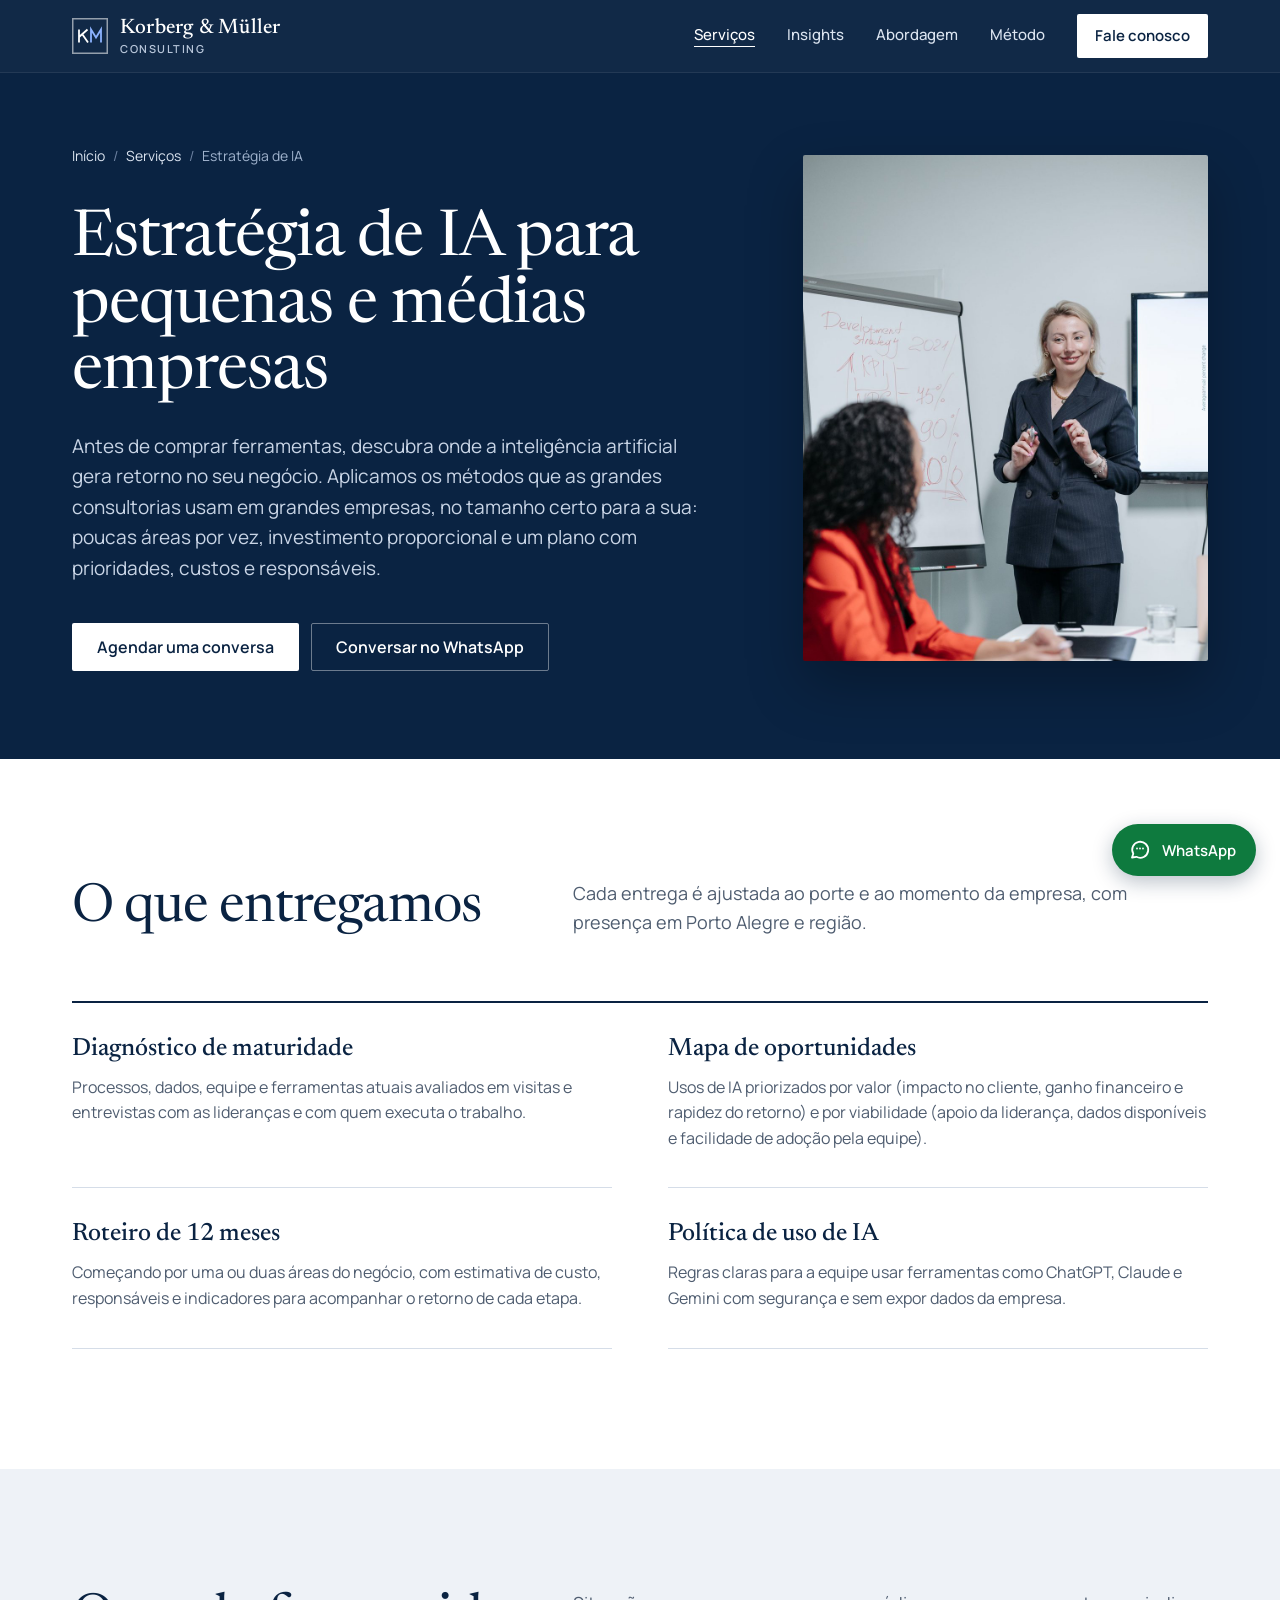
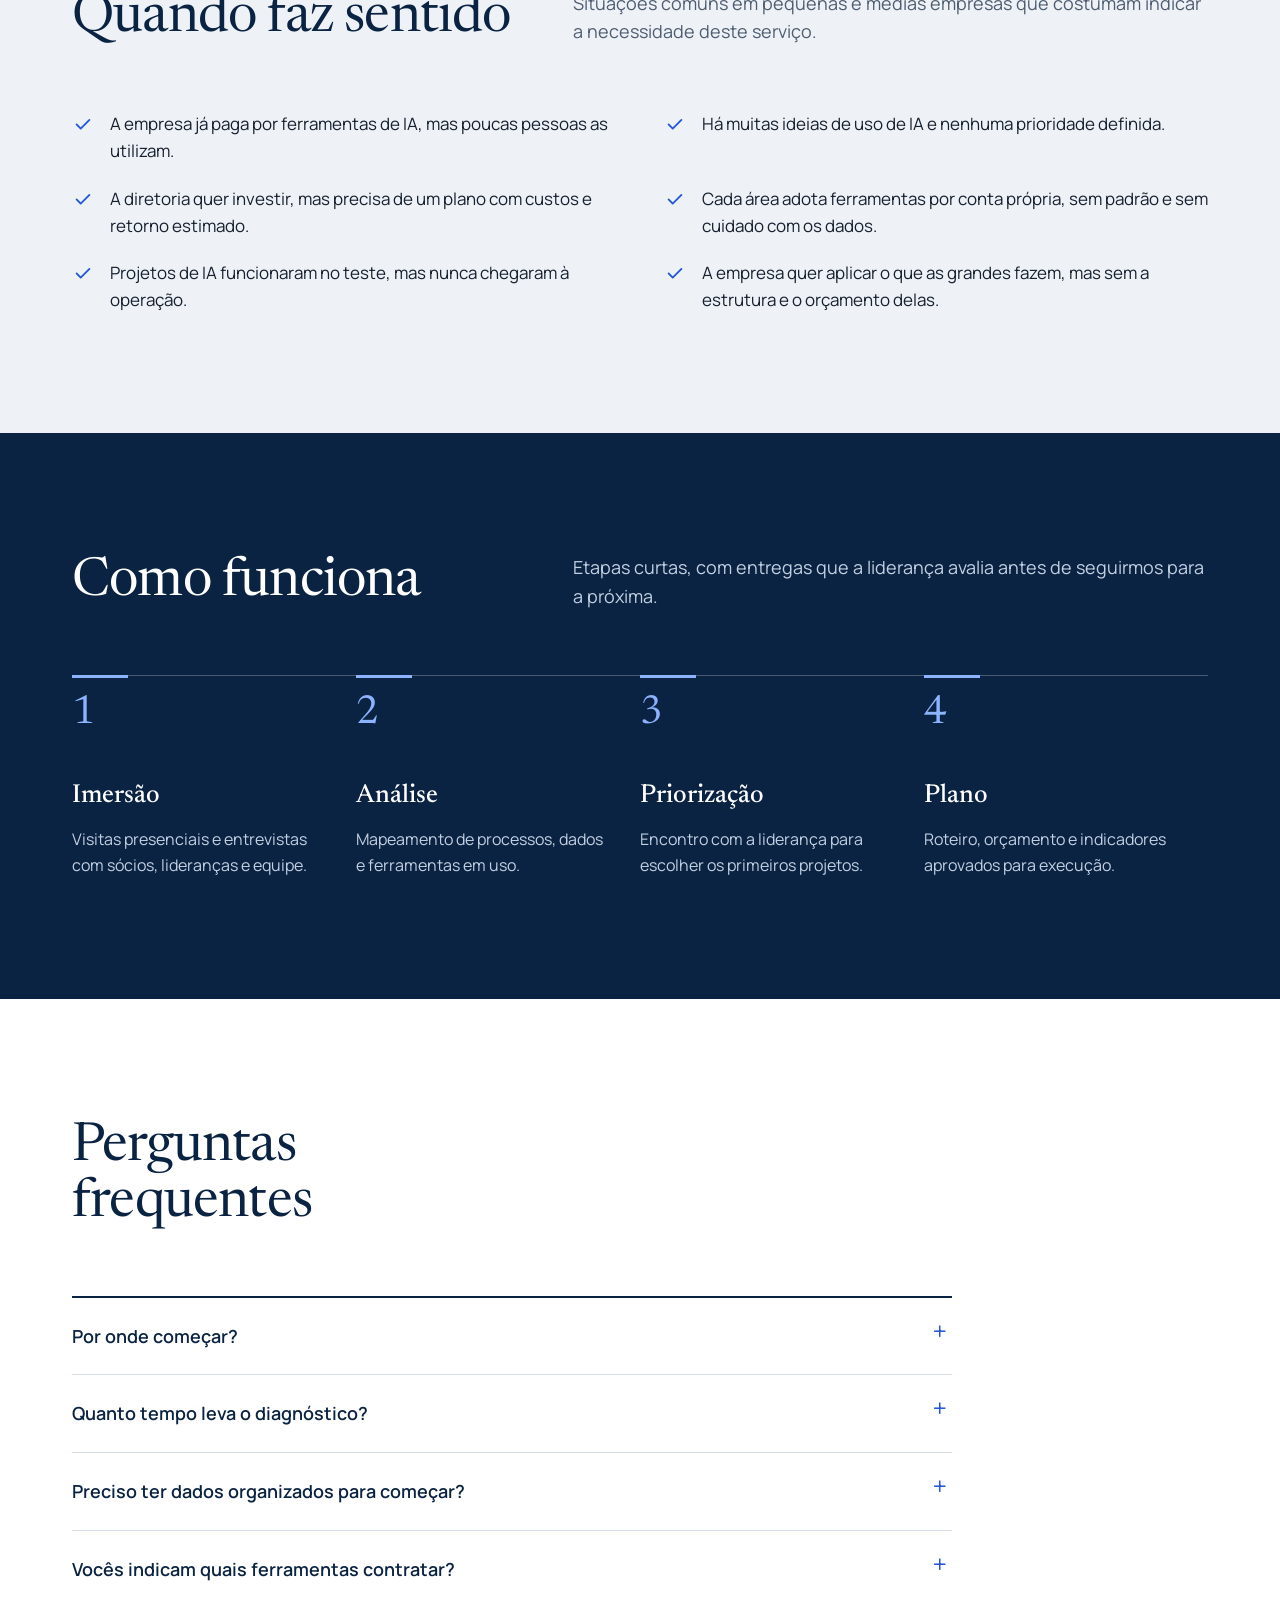
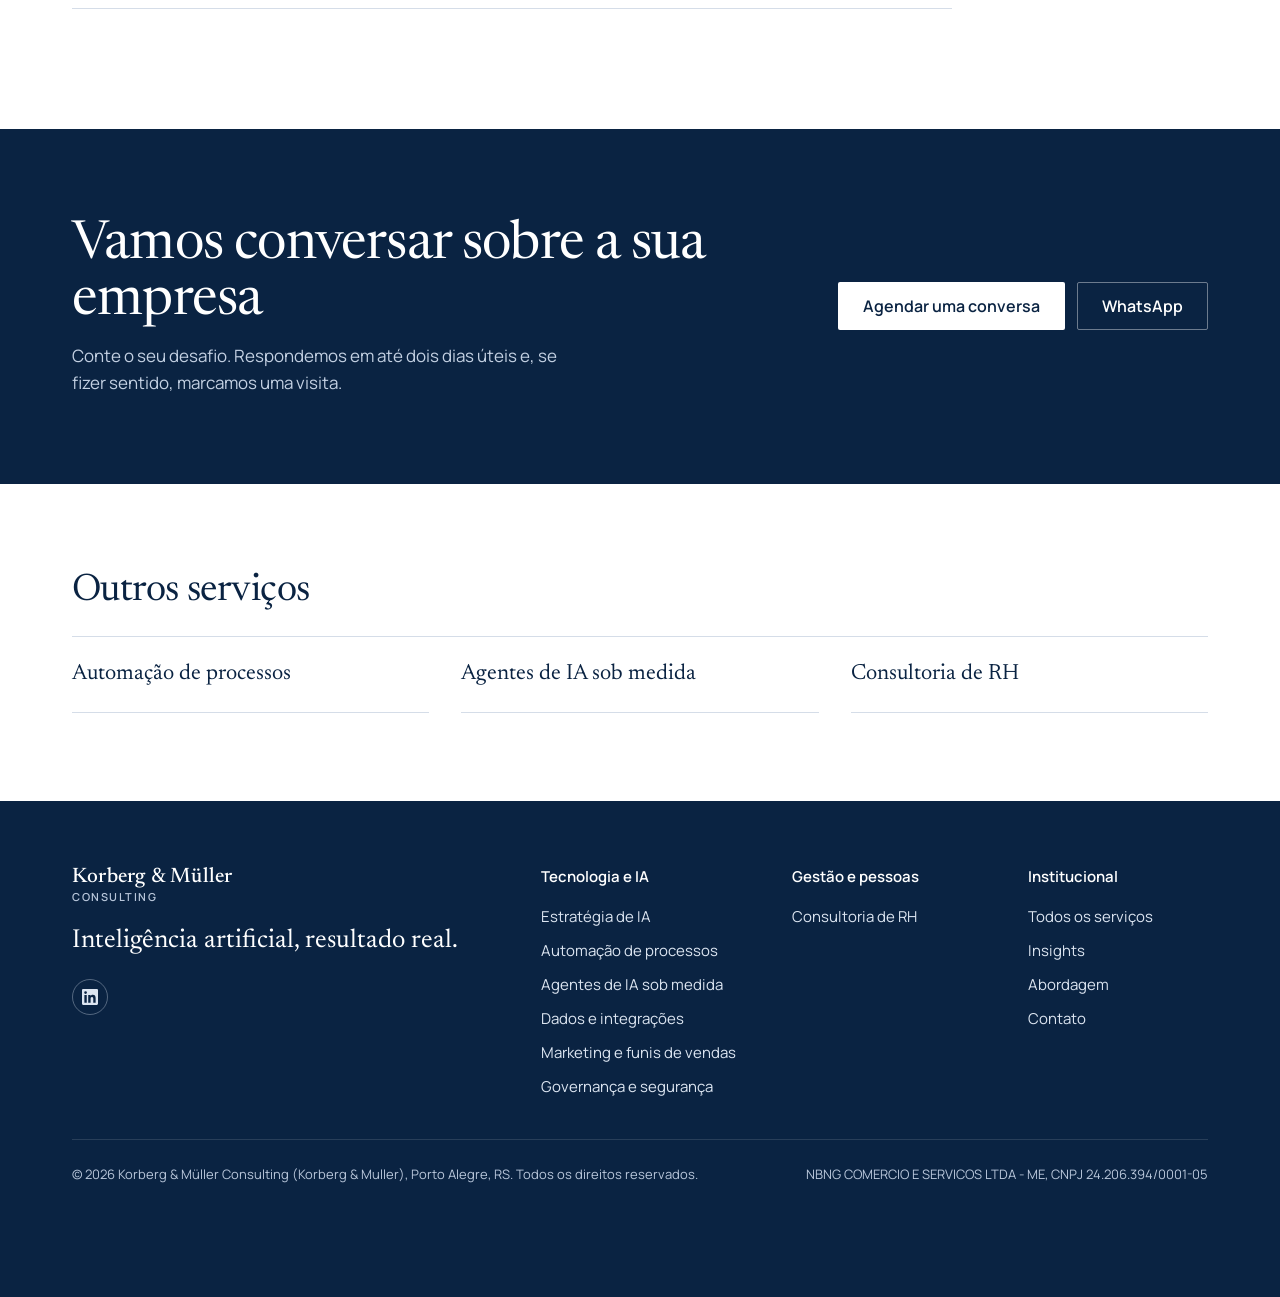
<file: servicos/estrategia-de-ia/index.html>
<!DOCTYPE html>
<html lang="pt-BR">
<head>
<script async src="https://www.googletagmanager.com/gtm.js?id=GTM-KZSZC76Z"></script>
<script>
window.dataLayer = window.dataLayer || [];
function gtag(){dataLayer.push(arguments);}
gtag('js', new Date());
</script>
<meta charset="utf-8">
<meta name="viewport" content="width=device-width, initial-scale=1">
<title>Estratégia de IA para empresas em Porto Alegre | Korberg &amp; Müller</title>
<meta name="description" content="Estratégia de IA para pequenas e médias empresas de Porto Alegre: diagnóstico presencial, oportunidades priorizadas e um plano de adoção com custos e responsáveis.">
<meta name="robots" content="index, follow, max-image-preview:large">
<meta name="google-site-verification" content="kZMlr2Vngs3Y_wUSxGOz9r0fyZBZIStiohjtcFVoW-o">
<link rel="canonical" href="https://korbergmuller.com.br/servicos/estrategia-de-ia/">
<meta property="og:type" content="website">
<meta property="og:locale" content="pt_BR">
<meta property="og:site_name" content="Korberg &amp; Müller Consulting">
<meta property="og:url" content="https://korbergmuller.com.br/servicos/estrategia-de-ia/">
<meta property="og:title" content="Estratégia de IA para empresas em Porto Alegre | Korberg & Müller">
<meta property="og:description" content="Estratégia de IA para pequenas e médias empresas de Porto Alegre: diagnóstico presencial, oportunidades priorizadas e um plano de adoção com custos e responsáveis.">
<meta property="og:image" content="https://korbergmuller.com.br/og-image.png">
<meta property="og:image:width" content="1200">
<meta property="og:image:height" content="630">
<meta property="og:image:alt" content="Korberg &amp; Müller Consulting: Inteligência artificial, resultado real.">
<meta name="twitter:card" content="summary_large_image">
<meta name="twitter:title" content="Estratégia de IA para empresas em Porto Alegre | Korberg & Müller">
<meta name="twitter:description" content="Estratégia de IA para pequenas e médias empresas de Porto Alegre: diagnóstico presencial, oportunidades priorizadas e um plano de adoção com custos e responsáveis.">
<meta name="twitter:image" content="https://korbergmuller.com.br/og-image.png">
<meta name="theme-color" content="#0A2342">
<link rel="icon" href="../../favicon.ico" sizes="48x48">
<link rel="icon" href="../../favicon.svg" type="image/svg+xml">
<link rel="apple-touch-icon" href="../../apple-touch-icon.png">
<script type="application/ld+json">
{
  "@context": "https://schema.org",
  "@type": "Service",
  "name": "Estratégia de IA",
  "serviceType": "Estratégia de IA",
  "description": "Estratégia de IA para pequenas e médias empresas de Porto Alegre: diagnóstico presencial, oportunidades priorizadas e um plano de adoção com custos e responsáveis.",
  "url": "https://korbergmuller.com.br/servicos/estrategia-de-ia/",
  "provider": {
    "@type": "ProfessionalService",
    "@id": "https://korbergmuller.com.br/#empresa",
    "name": "Korberg & Müller Consulting",
    "url": "https://korbergmuller.com.br/"
  },
  "areaServed": [
    {
      "@type": "City",
      "name": "Porto Alegre"
    },
    {
      "@type": "AdministrativeArea",
      "name": "Região Metropolitana de Porto Alegre"
    },
    {
      "@type": "State",
      "name": "Rio Grande do Sul"
    },
    {
      "@type": "Country",
      "name": "Brasil"
    }
  ]
}
</script>
<script type="application/ld+json">
{
  "@context": "https://schema.org",
  "@type": "BreadcrumbList",
  "itemListElement": [
    {
      "@type": "ListItem",
      "position": 1,
      "name": "Início",
      "item": "https://korbergmuller.com.br/"
    },
    {
      "@type": "ListItem",
      "position": 2,
      "name": "Serviços",
      "item": "https://korbergmuller.com.br/servicos/"
    },
    {
      "@type": "ListItem",
      "position": 3,
      "name": "Estratégia de IA",
      "item": "https://korbergmuller.com.br/servicos/estrategia-de-ia/"
    }
  ]
}
</script>
<script type="application/ld+json">
{
  "@context": "https://schema.org",
  "@type": "FAQPage",
  "mainEntity": [
    {
      "@type": "Question",
      "name": "Por onde começar?",
      "acceptedAnswer": {
        "@type": "Answer",
        "text": "Por uma ou duas áreas em que o problema é claro e o retorno aparece rápido, como atendimento, comercial ou financeiro. Tentar transformar tudo de uma vez costuma gerar custo alto e pouca adoção."
      }
    },
    {
      "@type": "Question",
      "name": "Quanto tempo leva o diagnóstico?",
      "acceptedAnswer": {
        "@type": "Answer",
        "text": "Depende do porte da empresa e do número de áreas envolvidas. O prazo é definido na proposta, depois da primeira conversa."
      }
    },
    {
      "@type": "Question",
      "name": "Preciso ter dados organizados para começar?",
      "acceptedAnswer": {
        "@type": "Answer",
        "text": "Não. Avaliar a situação dos dados faz parte do diagnóstico, e o plano inclui os passos para organizá-los quando for necessário."
      }
    },
    {
      "@type": "Question",
      "name": "Vocês indicam quais ferramentas contratar?",
      "acceptedAnswer": {
        "@type": "Answer",
        "text": "Sim, mas só depois de entender o problema. A recomendação considera também o que a empresa já possui e opções gratuitas ou de baixo custo."
      }
    }
  ]
}
</script>
<link rel="preconnect" href="https://fonts.googleapis.com">
<link rel="preconnect" href="https://fonts.gstatic.com" crossorigin>
<link href="https://fonts.googleapis.com/css2?family=Manrope:wght@400;500;600;700&amp;family=Newsreader:ital,opsz,wght@0,6..72,400;0,6..72,500;0,6..72,600;1,6..72,400&amp;display=swap" rel="stylesheet">
<script src="../../assets/js-flag.js"></script>
<link rel="stylesheet" href="../../assets/site.css?v=3ec50956cb">
</head>
<body>
<noscript><iframe src="https://www.googletagmanager.com/ns.html?id=GTM-KZSZC76Z" height="0" width="0" style="display:none;visibility:hidden"></iframe></noscript>
<a class="skip" href="#conteudo">Pular para o conteúdo</a>

<header class="site-header">
  <div class="wrap">
    <a class="brand" href="../../" aria-label="Korberg &amp; Müller Consulting, página inicial">
      <svg class="brand-mark" viewBox="0 0 36 36" aria-hidden="true">
        <rect x=".75" y=".75" width="34.5" height="34.5" fill="none" stroke="#fff" stroke-opacity=".55" stroke-width="1.5"/>
        <path d="M7 11.5v13M7 19l8.5-7.5M10.5 16.5l5.5 8" stroke="#fff" stroke-width="1.8" fill="none" stroke-linejoin="miter"/>
        <path d="M19 24.5v-13l5 8 5-8v13" stroke="#8DB3FF" stroke-width="1.8" fill="none" stroke-linejoin="miter"/>
      </svg>
      <span class="brand-name">Korberg &amp; Müller<small>CONSULTING</small></span>
    </a>
    <button class="menu-btn" type="button" aria-expanded="false" aria-controls="menu" aria-label="Abrir menu">
      <svg width="20" height="20" viewBox="0 0 20 20" aria-hidden="true"><path d="M2 5h16M2 10h16M2 15h16" stroke="currentColor" stroke-width="1.8"/></svg>
    </button>
    <nav class="nav" id="menu" aria-label="Principal">
      <a href="../../servicos/" aria-current="page">Serviços</a>
      <a href="../../insights/">Insights</a>
      <a href="../../#abordagem">Abordagem</a>
      <a href="../../#metodo">Método</a>
            <a class="nav-cta" href="../../#contato">Fale conosco</a>
    </nav>
  </div>
</header>

<main id="conteudo">
  <section class="page-hero has-photo" aria-labelledby="page-title">
    <div class="wrap"><div class="hero-text">
      <ol class="crumbs" aria-label="Você está em"><li><a href="../../">Início</a></li><li><a href="../../servicos/">Serviços</a></li><li aria-current="page">Estratégia de IA</li></ol>
      <h1 id="page-title">Estratégia de IA para pequenas e médias empresas</h1>
      <p class="lede">Antes de comprar ferramentas, descubra onde a inteligência artificial gera retorno no seu negócio. Aplicamos os métodos que as grandes consultorias usam em grandes empresas, no tamanho certo para a sua: poucas áreas por vez, investimento proporcional e um plano com prioridades, custos e responsáveis.</p>
      <div class="btn-row">
        <a class="btn btn-light" href="../../#contato">Agendar uma conversa</a>
        <a class="btn btn-ghost" href="https://wa.me/5551998107741?text=Ol%C3%A1%21%20Vim%20pelo%20site%20da%20Korberg%20%26%20M%C3%BCller%20e%20gostaria%20de%20conversar%20sobre%20estrat%C3%A9gia%20de%20ia." target="_blank" rel="noopener">Conversar no WhatsApp</a>
      </div>
    </div>
      <figure class="hero-figure illo-wrap"><img class="hero-photo" src="../../images/estrategia-de-ia.jpg" width="960" height="1200" alt="Líderes de uma empresa em uma sessão de planejamento com quadro e anotações" fetchpriority="high" decoding="async"></figure>
    </div>
  </section>

  <section class="sec" aria-labelledby="deliv-title">
    <div class="wrap">
      <div class="sec-head">
        <h2 id="deliv-title">O que entregamos</h2>
        <p>Cada entrega é ajustada ao porte e ao momento da empresa, com presença em Porto Alegre e região.</p>
      </div>
      <div class="deliv">
        <article><h3>Diagnóstico de maturidade</h3><p>Processos, dados, equipe e ferramentas atuais avaliados em visitas e entrevistas com as lideranças e com quem executa o trabalho.</p></article>
        <article><h3>Mapa de oportunidades</h3><p>Usos de IA priorizados por valor (impacto no cliente, ganho financeiro e rapidez do retorno) e por viabilidade (apoio da liderança, dados disponíveis e facilidade de adoção pela equipe).</p></article>
        <article><h3>Roteiro de 12 meses</h3><p>Começando por uma ou duas áreas do negócio, com estimativa de custo, responsáveis e indicadores para acompanhar o retorno de cada etapa.</p></article>
        <article><h3>Política de uso de IA</h3><p>Regras claras para a equipe usar ferramentas como ChatGPT, Claude e Gemini com segurança e sem expor dados da empresa.</p></article>
      </div>
    </div>
  </section>

  <section class="sec caps" aria-labelledby="fit-title">
    <div class="wrap">
      <div class="sec-head">
        <h2 id="fit-title">Quando faz sentido</h2>
        <p>Situações comuns em pequenas e médias empresas que costumam indicar a necessidade deste serviço.</p>
      </div>
      <ul class="fit">
        <li><svg viewBox="0 0 24 24" fill="none" stroke="currentColor" stroke-width="2" stroke-linecap="round" stroke-linejoin="round" aria-hidden="true"><path d="M5 12.5l4.5 4.5L19 7.5"/></svg><span>A empresa já paga por ferramentas de IA, mas poucas pessoas as utilizam.</span></li>
        <li><svg viewBox="0 0 24 24" fill="none" stroke="currentColor" stroke-width="2" stroke-linecap="round" stroke-linejoin="round" aria-hidden="true"><path d="M5 12.5l4.5 4.5L19 7.5"/></svg><span>Há muitas ideias de uso de IA e nenhuma prioridade definida.</span></li>
        <li><svg viewBox="0 0 24 24" fill="none" stroke="currentColor" stroke-width="2" stroke-linecap="round" stroke-linejoin="round" aria-hidden="true"><path d="M5 12.5l4.5 4.5L19 7.5"/></svg><span>A diretoria quer investir, mas precisa de um plano com custos e retorno estimado.</span></li>
        <li><svg viewBox="0 0 24 24" fill="none" stroke="currentColor" stroke-width="2" stroke-linecap="round" stroke-linejoin="round" aria-hidden="true"><path d="M5 12.5l4.5 4.5L19 7.5"/></svg><span>Cada área adota ferramentas por conta própria, sem padrão e sem cuidado com os dados.</span></li>
        <li><svg viewBox="0 0 24 24" fill="none" stroke="currentColor" stroke-width="2" stroke-linecap="round" stroke-linejoin="round" aria-hidden="true"><path d="M5 12.5l4.5 4.5L19 7.5"/></svg><span>Projetos de IA funcionaram no teste, mas nunca chegaram à operação.</span></li>
        <li><svg viewBox="0 0 24 24" fill="none" stroke="currentColor" stroke-width="2" stroke-linecap="round" stroke-linejoin="round" aria-hidden="true"><path d="M5 12.5l4.5 4.5L19 7.5"/></svg><span>A empresa quer aplicar o que as grandes fazem, mas sem a estrutura e o orçamento delas.</span></li>
      </ul>
    </div>
  </section>

  <section class="sec method" aria-labelledby="steps-title">
    <div class="wrap">
      <div class="sec-head">
        <h2 id="steps-title">Como funciona</h2>
        <p>Etapas curtas, com entregas que a liderança avalia antes de seguirmos para a próxima.</p>
      </div>
      <ol class="steps">
        <li><h3>Imersão</h3><p>Visitas presenciais e entrevistas com sócios, lideranças e equipe.</p></li>
        <li><h3>Análise</h3><p>Mapeamento de processos, dados e ferramentas em uso.</p></li>
        <li><h3>Priorização</h3><p>Encontro com a liderança para escolher os primeiros projetos.</p></li>
        <li><h3>Plano</h3><p>Roteiro, orçamento e indicadores aprovados para execução.</p></li>
      </ol>
    </div>
  </section>

  <section class="sec" aria-labelledby="faq-title">
    <div class="wrap">
      <div class="sec-head">
        <h2 id="faq-title">Perguntas frequentes</h2>
      </div>
      <div class="faq">
        <details><summary>Por onde começar?</summary><p>Por uma ou duas áreas em que o problema é claro e o retorno aparece rápido, como atendimento, comercial ou financeiro. Tentar transformar tudo de uma vez costuma gerar custo alto e pouca adoção.</p></details>
        <details><summary>Quanto tempo leva o diagnóstico?</summary><p>Depende do porte da empresa e do número de áreas envolvidas. O prazo é definido na proposta, depois da primeira conversa.</p></details>
        <details><summary>Preciso ter dados organizados para começar?</summary><p>Não. Avaliar a situação dos dados faz parte do diagnóstico, e o plano inclui os passos para organizá-los quando for necessário.</p></details>
        <details><summary>Vocês indicam quais ferramentas contratar?</summary><p>Sim, mas só depois de entender o problema. A recomendação considera também o que a empresa já possui e opções gratuitas ou de baixo custo.</p></details>
      </div>
    </div>
  </section>

  <section class="cta-band" aria-labelledby="cta-title">
    <div class="wrap">
      <div>
        <h2 id="cta-title">Vamos conversar sobre a sua empresa</h2>
        <p>Conte o seu desafio. Respondemos em até dois dias úteis e, se fizer sentido, marcamos uma visita.</p>
      </div>
      <div class="btn-row">
        <a class="btn btn-light" href="../../#contato">Agendar uma conversa</a>
        <a class="btn btn-ghost" href="https://wa.me/5551998107741?text=Ol%C3%A1%21%20Vim%20pelo%20site%20da%20Korberg%20%26%20M%C3%BCller%20e%20gostaria%20de%20conversar%20sobre%20estrat%C3%A9gia%20de%20ia." target="_blank" rel="noopener">WhatsApp</a>
      </div>
    </div>
  </section>

  <section class="sec" aria-labelledby="rel-title" style="padding-top:88px;padding-bottom:88px">
    <div class="wrap">
      <h2 id="rel-title" style="font-size:clamp(28px,3vw,38px);margin-bottom:24px">Outros serviços</h2>
      <ul class="related">
        <li><a href="../../servicos/automacao-de-processos/">Automação de processos</a></li>
        <li><a href="../../servicos/agentes-de-ia/">Agentes de IA sob medida</a></li>
        <li><a href="../../servicos/consultoria-de-rh/">Consultoria de RH</a></li>
      </ul>
    </div>
  </section>
</main>

<footer>
  <div class="wrap">
    <div class="top">
      <div>
        <span class="brand-name" style="color:#fff">Korberg &amp; Müller<small>CONSULTING</small></span>
        <p class="slogan">Inteligência artificial, resultado real.</p>
        <div class="foot-social">
          <a href="https://www.linkedin.com/company/korberg-m%C3%BCller-consulting/" target="_blank" rel="noopener" aria-label="LinkedIn da Korberg &amp; Müller"><svg viewBox="0 0 24 24" width="16" height="16" fill="currentColor" aria-hidden="true" style="width:16px;height:16px;min-width:16px;max-width:16px"><path d="M20.447 20.452h-3.554v-5.569c0-1.328-.027-3.037-1.852-3.037-1.853 0-2.136 1.445-2.136 2.939v5.667H9.351V9h3.414v1.561h.046c.477-.9 1.637-1.85 3.37-1.85 3.601 0 4.267 2.37 4.267 5.455v6.286zM5.337 7.433a2.062 2.062 0 01-2.063-2.065 2.064 2.064 0 112.063 2.065zm1.782 13.019H3.555V9h3.564v11.452zM22.225 0H1.771C.792 0 0 .774 0 1.729v20.542C0 23.227.792 24 1.771 24h20.451C23.2 24 24 23.227 24 22.271V1.729C24 .774 23.2 0 22.222 0h.003z"/></svg></a>
        </div>
      </div>
      <div class="foot-cols">
      <nav class="foot-col" aria-label="Tecnologia e IA">
        <p class="foot-title">Tecnologia e IA</p>
          <a href="../../servicos/estrategia-de-ia/">Estratégia de IA</a>
          <a href="../../servicos/automacao-de-processos/">Automação de processos</a>
          <a href="../../servicos/agentes-de-ia/">Agentes de IA sob medida</a>
          <a href="../../servicos/integracoes/">Dados e integrações</a>
          <a href="../../servicos/marketing-e-funis/">Marketing e funis de vendas</a>
          <a href="../../servicos/governanca-de-ia/">Governança e segurança</a>
      </nav>
      <nav class="foot-col" aria-label="Gestão e pessoas">
        <p class="foot-title">Gestão e pessoas</p>
          <a href="../../servicos/consultoria-de-rh/">Consultoria de RH</a>
      </nav>
      <nav class="foot-col" aria-label="Institucional">
        <p class="foot-title">Institucional</p>
          <a href="../../servicos/">Todos os serviços</a>
          <a href="../../insights/">Insights</a>
          <a href="../../#abordagem">Abordagem</a>
                    <a href="../../#contato">Contato</a>
      </nav>
      </div>
    </div>
    <div class="bottom">
      <span>© <span id="ano">2026</span> Korberg &amp; Müller Consulting (Korberg &amp; Muller), Porto Alegre, RS. Todos os direitos reservados.</span>
      <span>NBNG COMERCIO E SERVICOS LTDA - ME, CNPJ 24.206.394/0001-05</span>
    </div>
  </div>
</footer>

<a class="wa-float" href="https://wa.me/5551998107741?text=Ol%C3%A1%21%20Vim%20pelo%20site%20da%20Korberg%20%26%20M%C3%BCller%20e%20gostaria%20de%20conversar%20sobre%20estrat%C3%A9gia%20de%20ia." target="_blank" rel="noopener" aria-label="Conversar com a Korberg &amp; Müller no WhatsApp">
  <svg viewBox="0 0 24 24" fill="none" stroke="currentColor" stroke-width="1.8" stroke-linecap="round" stroke-linejoin="round" aria-hidden="true"><path d="M4 19.5l1.3-3.7A8 8 0 1 1 8.4 18.8z"/><path d="M9 10.5h.01M12 10.5h.01M15 10.5h.01"/></svg>
  <span>WhatsApp</span>
</a>

<script src="../../assets/site.js?v=3ec50956cb" defer></script>
</body>
</html>
</file>
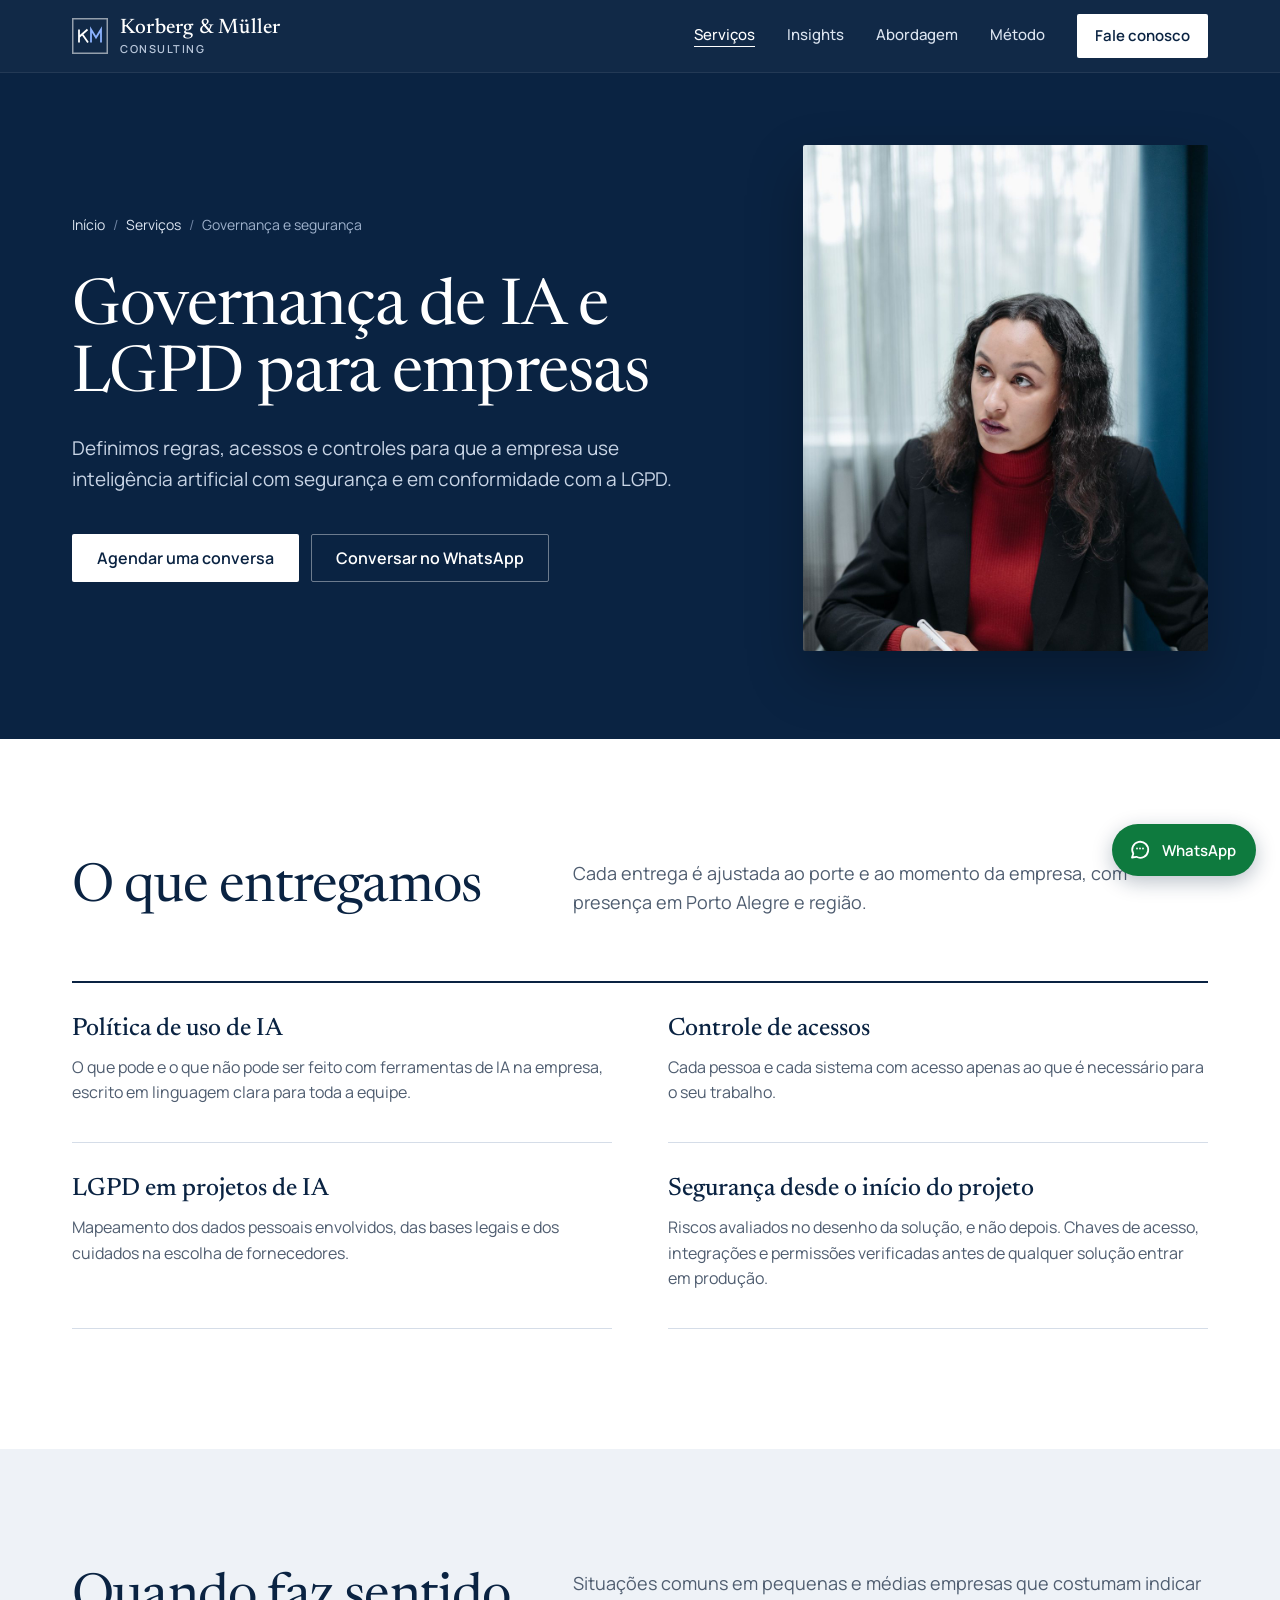
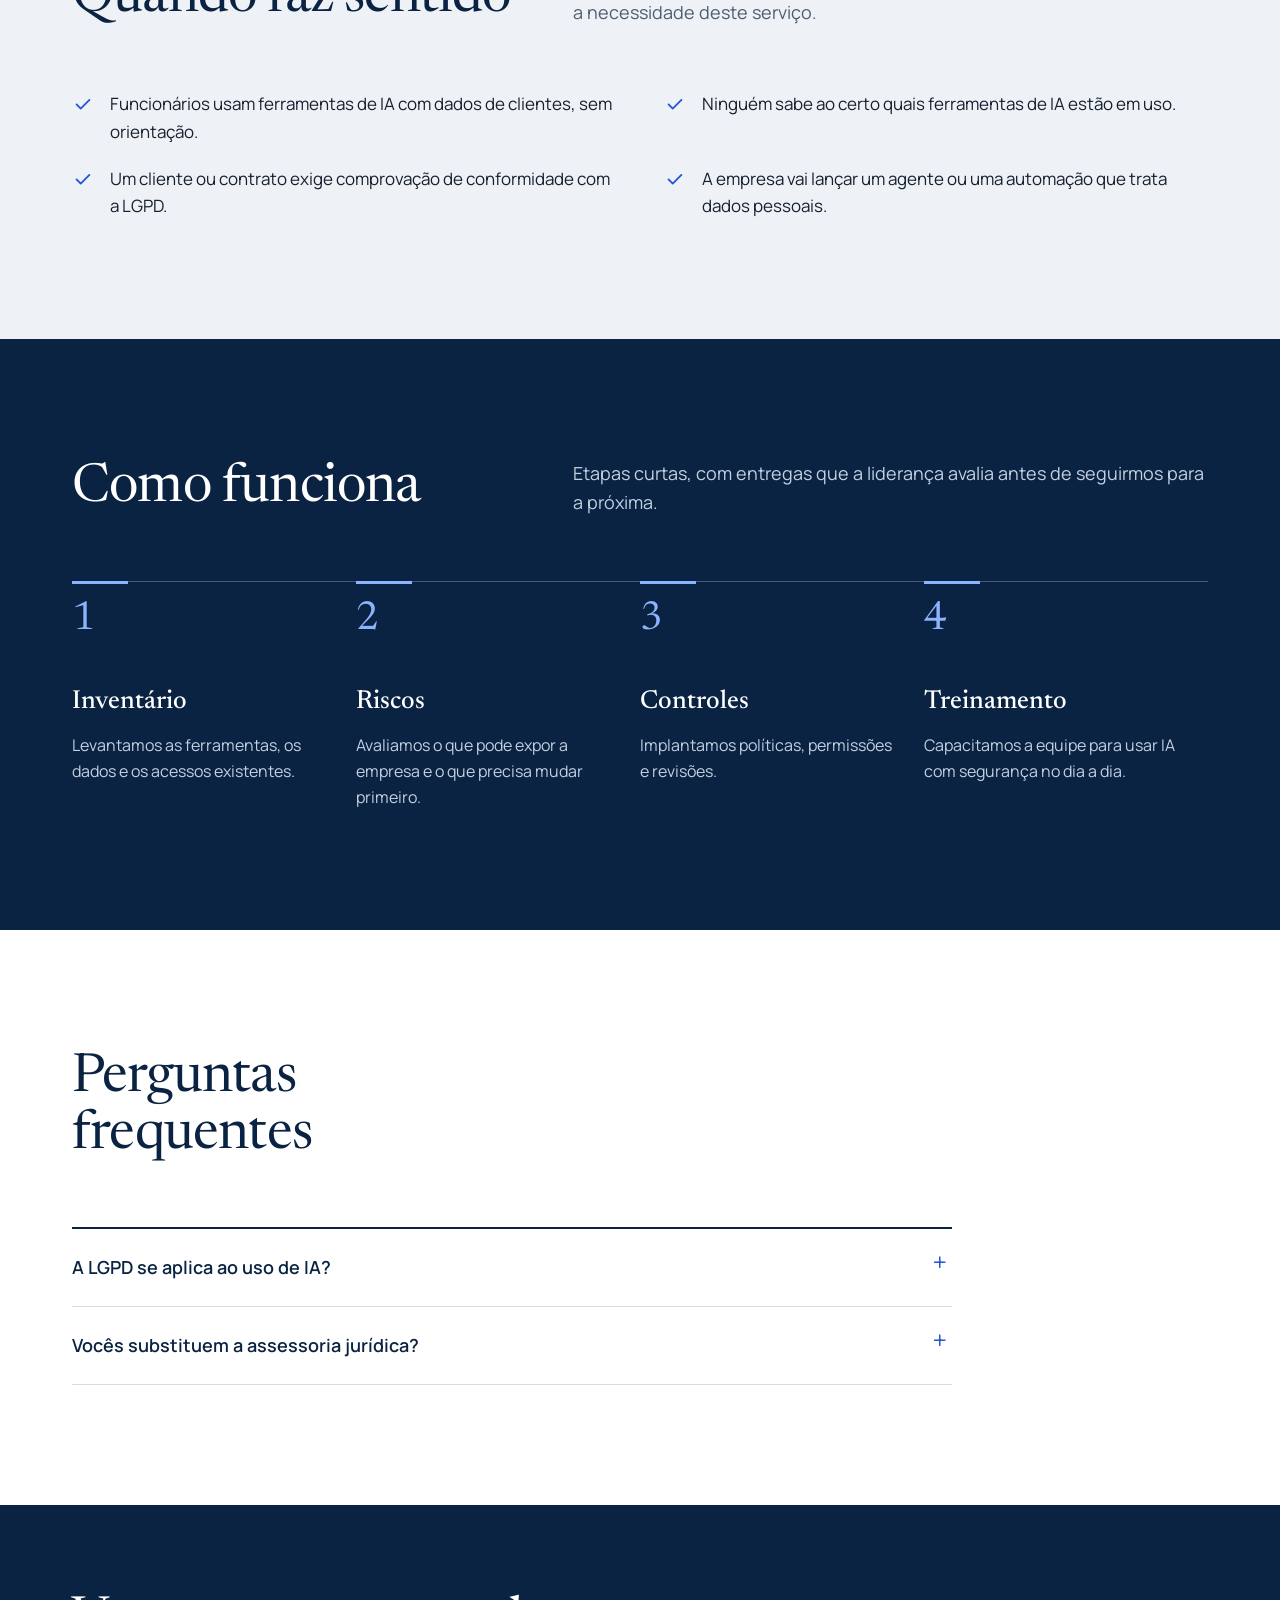
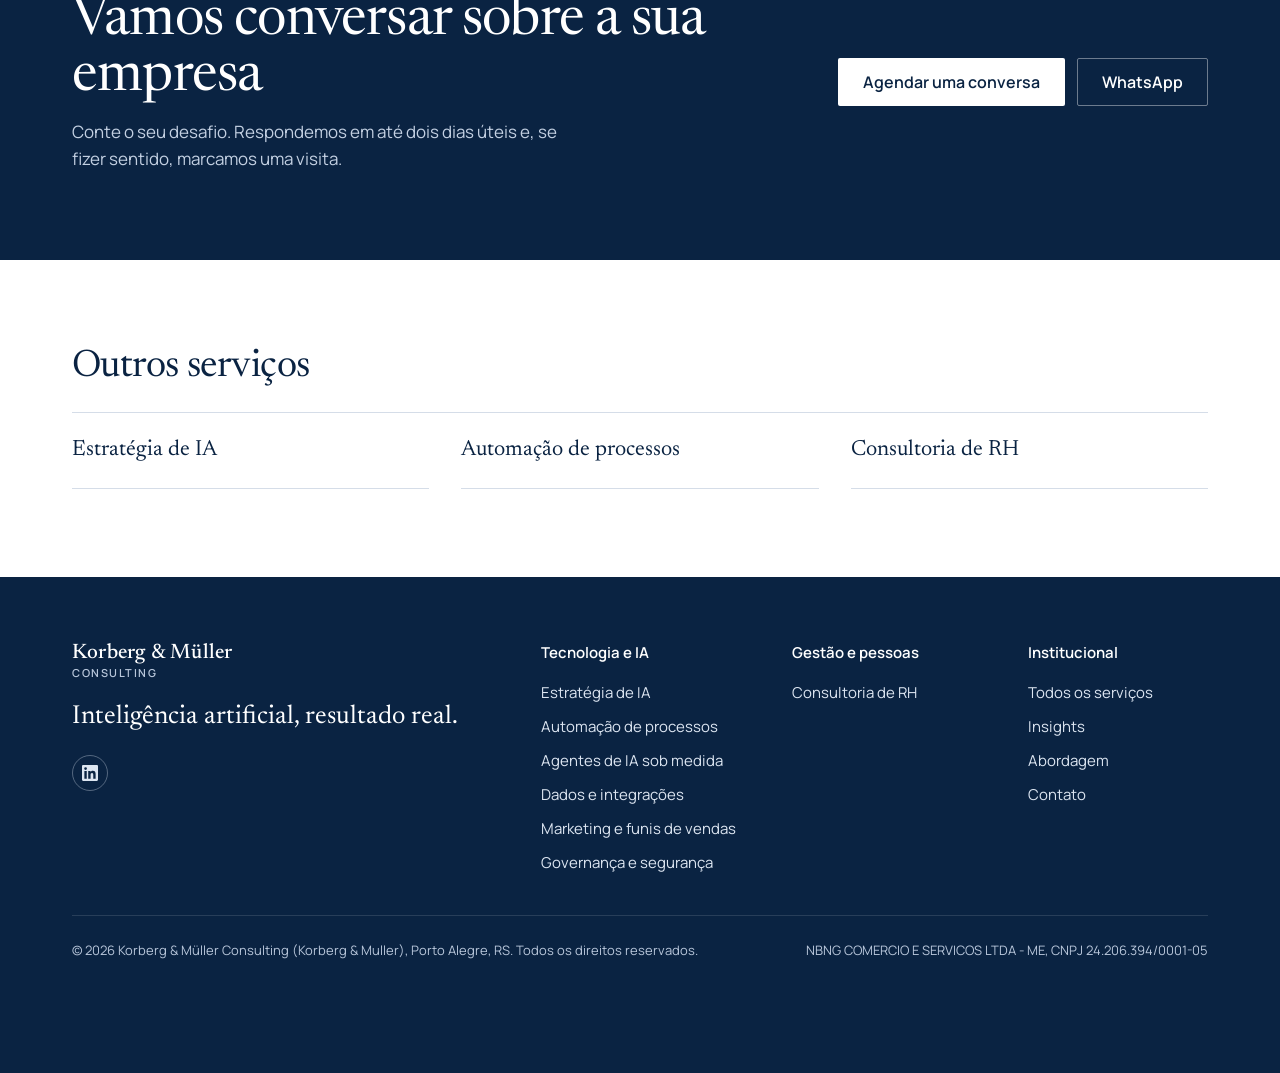
<file: servicos/governanca-de-ia/index.html>
<!DOCTYPE html>
<html lang="pt-BR">
<head>
<script async src="https://www.googletagmanager.com/gtm.js?id=GTM-KZSZC76Z"></script>
<script>
window.dataLayer = window.dataLayer || [];
function gtag(){dataLayer.push(arguments);}
gtag('js', new Date());
</script>
<meta charset="utf-8">
<meta name="viewport" content="width=device-width, initial-scale=1">
<title>Governança de IA e LGPD para empresas | Korberg &amp; Müller</title>
<meta name="description" content="Governança de IA para pequenas e médias empresas de Porto Alegre: política de uso, controle de acessos e adequação à LGPD em projetos de inteligência artificial.">
<meta name="robots" content="index, follow, max-image-preview:large">
<meta name="google-site-verification" content="kZMlr2Vngs3Y_wUSxGOz9r0fyZBZIStiohjtcFVoW-o">
<link rel="canonical" href="https://korbergmuller.com.br/servicos/governanca-de-ia/">
<meta property="og:type" content="website">
<meta property="og:locale" content="pt_BR">
<meta property="og:site_name" content="Korberg &amp; Müller Consulting">
<meta property="og:url" content="https://korbergmuller.com.br/servicos/governanca-de-ia/">
<meta property="og:title" content="Governança de IA e LGPD para empresas | Korberg & Müller">
<meta property="og:description" content="Governança de IA para pequenas e médias empresas de Porto Alegre: política de uso, controle de acessos e adequação à LGPD em projetos de inteligência artificial.">
<meta property="og:image" content="https://korbergmuller.com.br/og-image.png">
<meta property="og:image:width" content="1200">
<meta property="og:image:height" content="630">
<meta property="og:image:alt" content="Korberg &amp; Müller Consulting: Inteligência artificial, resultado real.">
<meta name="twitter:card" content="summary_large_image">
<meta name="twitter:title" content="Governança de IA e LGPD para empresas | Korberg & Müller">
<meta name="twitter:description" content="Governança de IA para pequenas e médias empresas de Porto Alegre: política de uso, controle de acessos e adequação à LGPD em projetos de inteligência artificial.">
<meta name="twitter:image" content="https://korbergmuller.com.br/og-image.png">
<meta name="theme-color" content="#0A2342">
<link rel="icon" href="../../favicon.ico" sizes="48x48">
<link rel="icon" href="../../favicon.svg" type="image/svg+xml">
<link rel="apple-touch-icon" href="../../apple-touch-icon.png">
<script type="application/ld+json">
{
  "@context": "https://schema.org",
  "@type": "Service",
  "name": "Governança e segurança",
  "serviceType": "Governança e segurança",
  "description": "Governança de IA para pequenas e médias empresas de Porto Alegre: política de uso, controle de acessos e adequação à LGPD em projetos de inteligência artificial.",
  "url": "https://korbergmuller.com.br/servicos/governanca-de-ia/",
  "provider": {
    "@type": "ProfessionalService",
    "@id": "https://korbergmuller.com.br/#empresa",
    "name": "Korberg & Müller Consulting",
    "url": "https://korbergmuller.com.br/"
  },
  "areaServed": [
    {
      "@type": "City",
      "name": "Porto Alegre"
    },
    {
      "@type": "AdministrativeArea",
      "name": "Região Metropolitana de Porto Alegre"
    },
    {
      "@type": "State",
      "name": "Rio Grande do Sul"
    },
    {
      "@type": "Country",
      "name": "Brasil"
    }
  ]
}
</script>
<script type="application/ld+json">
{
  "@context": "https://schema.org",
  "@type": "BreadcrumbList",
  "itemListElement": [
    {
      "@type": "ListItem",
      "position": 1,
      "name": "Início",
      "item": "https://korbergmuller.com.br/"
    },
    {
      "@type": "ListItem",
      "position": 2,
      "name": "Serviços",
      "item": "https://korbergmuller.com.br/servicos/"
    },
    {
      "@type": "ListItem",
      "position": 3,
      "name": "Governança e segurança",
      "item": "https://korbergmuller.com.br/servicos/governanca-de-ia/"
    }
  ]
}
</script>
<script type="application/ld+json">
{
  "@context": "https://schema.org",
  "@type": "FAQPage",
  "mainEntity": [
    {
      "@type": "Question",
      "name": "A LGPD se aplica ao uso de IA?",
      "acceptedAnswer": {
        "@type": "Answer",
        "text": "Sim. Sempre que uma ferramenta de IA trata dados pessoais, como nomes, telefones ou históricos de clientes, a empresa precisa seguir a LGPD."
      }
    },
    {
      "@type": "Question",
      "name": "Vocês substituem a assessoria jurídica?",
      "acceptedAnswer": {
        "@type": "Answer",
        "text": "Não. Cuidamos da parte técnica e dos processos e, quando necessário, trabalhamos junto com a assessoria jurídica da empresa."
      }
    }
  ]
}
</script>
<link rel="preconnect" href="https://fonts.googleapis.com">
<link rel="preconnect" href="https://fonts.gstatic.com" crossorigin>
<link href="https://fonts.googleapis.com/css2?family=Manrope:wght@400;500;600;700&amp;family=Newsreader:ital,opsz,wght@0,6..72,400;0,6..72,500;0,6..72,600;1,6..72,400&amp;display=swap" rel="stylesheet">
<script src="../../assets/js-flag.js"></script>
<link rel="stylesheet" href="../../assets/site.css?v=3ec50956cb">
</head>
<body>
<noscript><iframe src="https://www.googletagmanager.com/ns.html?id=GTM-KZSZC76Z" height="0" width="0" style="display:none;visibility:hidden"></iframe></noscript>
<a class="skip" href="#conteudo">Pular para o conteúdo</a>

<header class="site-header">
  <div class="wrap">
    <a class="brand" href="../../" aria-label="Korberg &amp; Müller Consulting, página inicial">
      <svg class="brand-mark" viewBox="0 0 36 36" aria-hidden="true">
        <rect x=".75" y=".75" width="34.5" height="34.5" fill="none" stroke="#fff" stroke-opacity=".55" stroke-width="1.5"/>
        <path d="M7 11.5v13M7 19l8.5-7.5M10.5 16.5l5.5 8" stroke="#fff" stroke-width="1.8" fill="none" stroke-linejoin="miter"/>
        <path d="M19 24.5v-13l5 8 5-8v13" stroke="#8DB3FF" stroke-width="1.8" fill="none" stroke-linejoin="miter"/>
      </svg>
      <span class="brand-name">Korberg &amp; Müller<small>CONSULTING</small></span>
    </a>
    <button class="menu-btn" type="button" aria-expanded="false" aria-controls="menu" aria-label="Abrir menu">
      <svg width="20" height="20" viewBox="0 0 20 20" aria-hidden="true"><path d="M2 5h16M2 10h16M2 15h16" stroke="currentColor" stroke-width="1.8"/></svg>
    </button>
    <nav class="nav" id="menu" aria-label="Principal">
      <a href="../../servicos/" aria-current="page">Serviços</a>
      <a href="../../insights/">Insights</a>
      <a href="../../#abordagem">Abordagem</a>
      <a href="../../#metodo">Método</a>
            <a class="nav-cta" href="../../#contato">Fale conosco</a>
    </nav>
  </div>
</header>

<main id="conteudo">
  <section class="page-hero has-photo" aria-labelledby="page-title">
    <div class="wrap"><div class="hero-text">
      <ol class="crumbs" aria-label="Você está em"><li><a href="../../">Início</a></li><li><a href="../../servicos/">Serviços</a></li><li aria-current="page">Governança e segurança</li></ol>
      <h1 id="page-title">Governança de IA e LGPD para empresas</h1>
      <p class="lede">Definimos regras, acessos e controles para que a empresa use inteligência artificial com segurança e em conformidade com a LGPD.</p>
      <div class="btn-row">
        <a class="btn btn-light" href="../../#contato">Agendar uma conversa</a>
        <a class="btn btn-ghost" href="https://wa.me/5551998107741?text=Ol%C3%A1%21%20Vim%20pelo%20site%20da%20Korberg%20%26%20M%C3%BCller%20e%20gostaria%20de%20conversar%20sobre%20governan%C3%A7a%20e%20seguran%C3%A7a." target="_blank" rel="noopener">Conversar no WhatsApp</a>
      </div>
    </div>
      <figure class="hero-figure illo-wrap"><img class="hero-photo" src="../../images/governanca-de-ia.jpg" width="960" height="1200" alt="Profissional revisando configurações de segurança em um notebook" fetchpriority="high" decoding="async"></figure>
    </div>
  </section>

  <section class="sec" aria-labelledby="deliv-title">
    <div class="wrap">
      <div class="sec-head">
        <h2 id="deliv-title">O que entregamos</h2>
        <p>Cada entrega é ajustada ao porte e ao momento da empresa, com presença em Porto Alegre e região.</p>
      </div>
      <div class="deliv">
        <article><h3>Política de uso de IA</h3><p>O que pode e o que não pode ser feito com ferramentas de IA na empresa, escrito em linguagem clara para toda a equipe.</p></article>
        <article><h3>Controle de acessos</h3><p>Cada pessoa e cada sistema com acesso apenas ao que é necessário para o seu trabalho.</p></article>
        <article><h3>LGPD em projetos de IA</h3><p>Mapeamento dos dados pessoais envolvidos, das bases legais e dos cuidados na escolha de fornecedores.</p></article>
        <article><h3>Segurança desde o início do projeto</h3><p>Riscos avaliados no desenho da solução, e não depois. Chaves de acesso, integrações e permissões verificadas antes de qualquer solução entrar em produção.</p></article>
      </div>
    </div>
  </section>

  <section class="sec caps" aria-labelledby="fit-title">
    <div class="wrap">
      <div class="sec-head">
        <h2 id="fit-title">Quando faz sentido</h2>
        <p>Situações comuns em pequenas e médias empresas que costumam indicar a necessidade deste serviço.</p>
      </div>
      <ul class="fit">
        <li><svg viewBox="0 0 24 24" fill="none" stroke="currentColor" stroke-width="2" stroke-linecap="round" stroke-linejoin="round" aria-hidden="true"><path d="M5 12.5l4.5 4.5L19 7.5"/></svg><span>Funcionários usam ferramentas de IA com dados de clientes, sem orientação.</span></li>
        <li><svg viewBox="0 0 24 24" fill="none" stroke="currentColor" stroke-width="2" stroke-linecap="round" stroke-linejoin="round" aria-hidden="true"><path d="M5 12.5l4.5 4.5L19 7.5"/></svg><span>Ninguém sabe ao certo quais ferramentas de IA estão em uso.</span></li>
        <li><svg viewBox="0 0 24 24" fill="none" stroke="currentColor" stroke-width="2" stroke-linecap="round" stroke-linejoin="round" aria-hidden="true"><path d="M5 12.5l4.5 4.5L19 7.5"/></svg><span>Um cliente ou contrato exige comprovação de conformidade com a LGPD.</span></li>
        <li><svg viewBox="0 0 24 24" fill="none" stroke="currentColor" stroke-width="2" stroke-linecap="round" stroke-linejoin="round" aria-hidden="true"><path d="M5 12.5l4.5 4.5L19 7.5"/></svg><span>A empresa vai lançar um agente ou uma automação que trata dados pessoais.</span></li>
      </ul>
    </div>
  </section>

  <section class="sec method" aria-labelledby="steps-title">
    <div class="wrap">
      <div class="sec-head">
        <h2 id="steps-title">Como funciona</h2>
        <p>Etapas curtas, com entregas que a liderança avalia antes de seguirmos para a próxima.</p>
      </div>
      <ol class="steps">
        <li><h3>Inventário</h3><p>Levantamos as ferramentas, os dados e os acessos existentes.</p></li>
        <li><h3>Riscos</h3><p>Avaliamos o que pode expor a empresa e o que precisa mudar primeiro.</p></li>
        <li><h3>Controles</h3><p>Implantamos políticas, permissões e revisões.</p></li>
        <li><h3>Treinamento</h3><p>Capacitamos a equipe para usar IA com segurança no dia a dia.</p></li>
      </ol>
    </div>
  </section>

  <section class="sec" aria-labelledby="faq-title">
    <div class="wrap">
      <div class="sec-head">
        <h2 id="faq-title">Perguntas frequentes</h2>
      </div>
      <div class="faq">
        <details><summary>A LGPD se aplica ao uso de IA?</summary><p>Sim. Sempre que uma ferramenta de IA trata dados pessoais, como nomes, telefones ou históricos de clientes, a empresa precisa seguir a LGPD.</p></details>
        <details><summary>Vocês substituem a assessoria jurídica?</summary><p>Não. Cuidamos da parte técnica e dos processos e, quando necessário, trabalhamos junto com a assessoria jurídica da empresa.</p></details>
      </div>
    </div>
  </section>

  <section class="cta-band" aria-labelledby="cta-title">
    <div class="wrap">
      <div>
        <h2 id="cta-title">Vamos conversar sobre a sua empresa</h2>
        <p>Conte o seu desafio. Respondemos em até dois dias úteis e, se fizer sentido, marcamos uma visita.</p>
      </div>
      <div class="btn-row">
        <a class="btn btn-light" href="../../#contato">Agendar uma conversa</a>
        <a class="btn btn-ghost" href="https://wa.me/5551998107741?text=Ol%C3%A1%21%20Vim%20pelo%20site%20da%20Korberg%20%26%20M%C3%BCller%20e%20gostaria%20de%20conversar%20sobre%20governan%C3%A7a%20e%20seguran%C3%A7a." target="_blank" rel="noopener">WhatsApp</a>
      </div>
    </div>
  </section>

  <section class="sec" aria-labelledby="rel-title" style="padding-top:88px;padding-bottom:88px">
    <div class="wrap">
      <h2 id="rel-title" style="font-size:clamp(28px,3vw,38px);margin-bottom:24px">Outros serviços</h2>
      <ul class="related">
        <li><a href="../../servicos/estrategia-de-ia/">Estratégia de IA</a></li>
        <li><a href="../../servicos/automacao-de-processos/">Automação de processos</a></li>
        <li><a href="../../servicos/consultoria-de-rh/">Consultoria de RH</a></li>
      </ul>
    </div>
  </section>
</main>

<footer>
  <div class="wrap">
    <div class="top">
      <div>
        <span class="brand-name" style="color:#fff">Korberg &amp; Müller<small>CONSULTING</small></span>
        <p class="slogan">Inteligência artificial, resultado real.</p>
        <div class="foot-social">
          <a href="https://www.linkedin.com/company/korberg-m%C3%BCller-consulting/" target="_blank" rel="noopener" aria-label="LinkedIn da Korberg &amp; Müller"><svg viewBox="0 0 24 24" width="16" height="16" fill="currentColor" aria-hidden="true" style="width:16px;height:16px;min-width:16px;max-width:16px"><path d="M20.447 20.452h-3.554v-5.569c0-1.328-.027-3.037-1.852-3.037-1.853 0-2.136 1.445-2.136 2.939v5.667H9.351V9h3.414v1.561h.046c.477-.9 1.637-1.85 3.37-1.85 3.601 0 4.267 2.37 4.267 5.455v6.286zM5.337 7.433a2.062 2.062 0 01-2.063-2.065 2.064 2.064 0 112.063 2.065zm1.782 13.019H3.555V9h3.564v11.452zM22.225 0H1.771C.792 0 0 .774 0 1.729v20.542C0 23.227.792 24 1.771 24h20.451C23.2 24 24 23.227 24 22.271V1.729C24 .774 23.2 0 22.222 0h.003z"/></svg></a>
        </div>
      </div>
      <div class="foot-cols">
      <nav class="foot-col" aria-label="Tecnologia e IA">
        <p class="foot-title">Tecnologia e IA</p>
          <a href="../../servicos/estrategia-de-ia/">Estratégia de IA</a>
          <a href="../../servicos/automacao-de-processos/">Automação de processos</a>
          <a href="../../servicos/agentes-de-ia/">Agentes de IA sob medida</a>
          <a href="../../servicos/integracoes/">Dados e integrações</a>
          <a href="../../servicos/marketing-e-funis/">Marketing e funis de vendas</a>
          <a href="../../servicos/governanca-de-ia/">Governança e segurança</a>
      </nav>
      <nav class="foot-col" aria-label="Gestão e pessoas">
        <p class="foot-title">Gestão e pessoas</p>
          <a href="../../servicos/consultoria-de-rh/">Consultoria de RH</a>
      </nav>
      <nav class="foot-col" aria-label="Institucional">
        <p class="foot-title">Institucional</p>
          <a href="../../servicos/">Todos os serviços</a>
          <a href="../../insights/">Insights</a>
          <a href="../../#abordagem">Abordagem</a>
                    <a href="../../#contato">Contato</a>
      </nav>
      </div>
    </div>
    <div class="bottom">
      <span>© <span id="ano">2026</span> Korberg &amp; Müller Consulting (Korberg &amp; Muller), Porto Alegre, RS. Todos os direitos reservados.</span>
      <span>NBNG COMERCIO E SERVICOS LTDA - ME, CNPJ 24.206.394/0001-05</span>
    </div>
  </div>
</footer>

<a class="wa-float" href="https://wa.me/5551998107741?text=Ol%C3%A1%21%20Vim%20pelo%20site%20da%20Korberg%20%26%20M%C3%BCller%20e%20gostaria%20de%20conversar%20sobre%20governan%C3%A7a%20e%20seguran%C3%A7a." target="_blank" rel="noopener" aria-label="Conversar com a Korberg &amp; Müller no WhatsApp">
  <svg viewBox="0 0 24 24" fill="none" stroke="currentColor" stroke-width="1.8" stroke-linecap="round" stroke-linejoin="round" aria-hidden="true"><path d="M4 19.5l1.3-3.7A8 8 0 1 1 8.4 18.8z"/><path d="M9 10.5h.01M12 10.5h.01M15 10.5h.01"/></svg>
  <span>WhatsApp</span>
</a>

<script src="../../assets/site.js?v=3ec50956cb" defer></script>
</body>
</html>
</file>
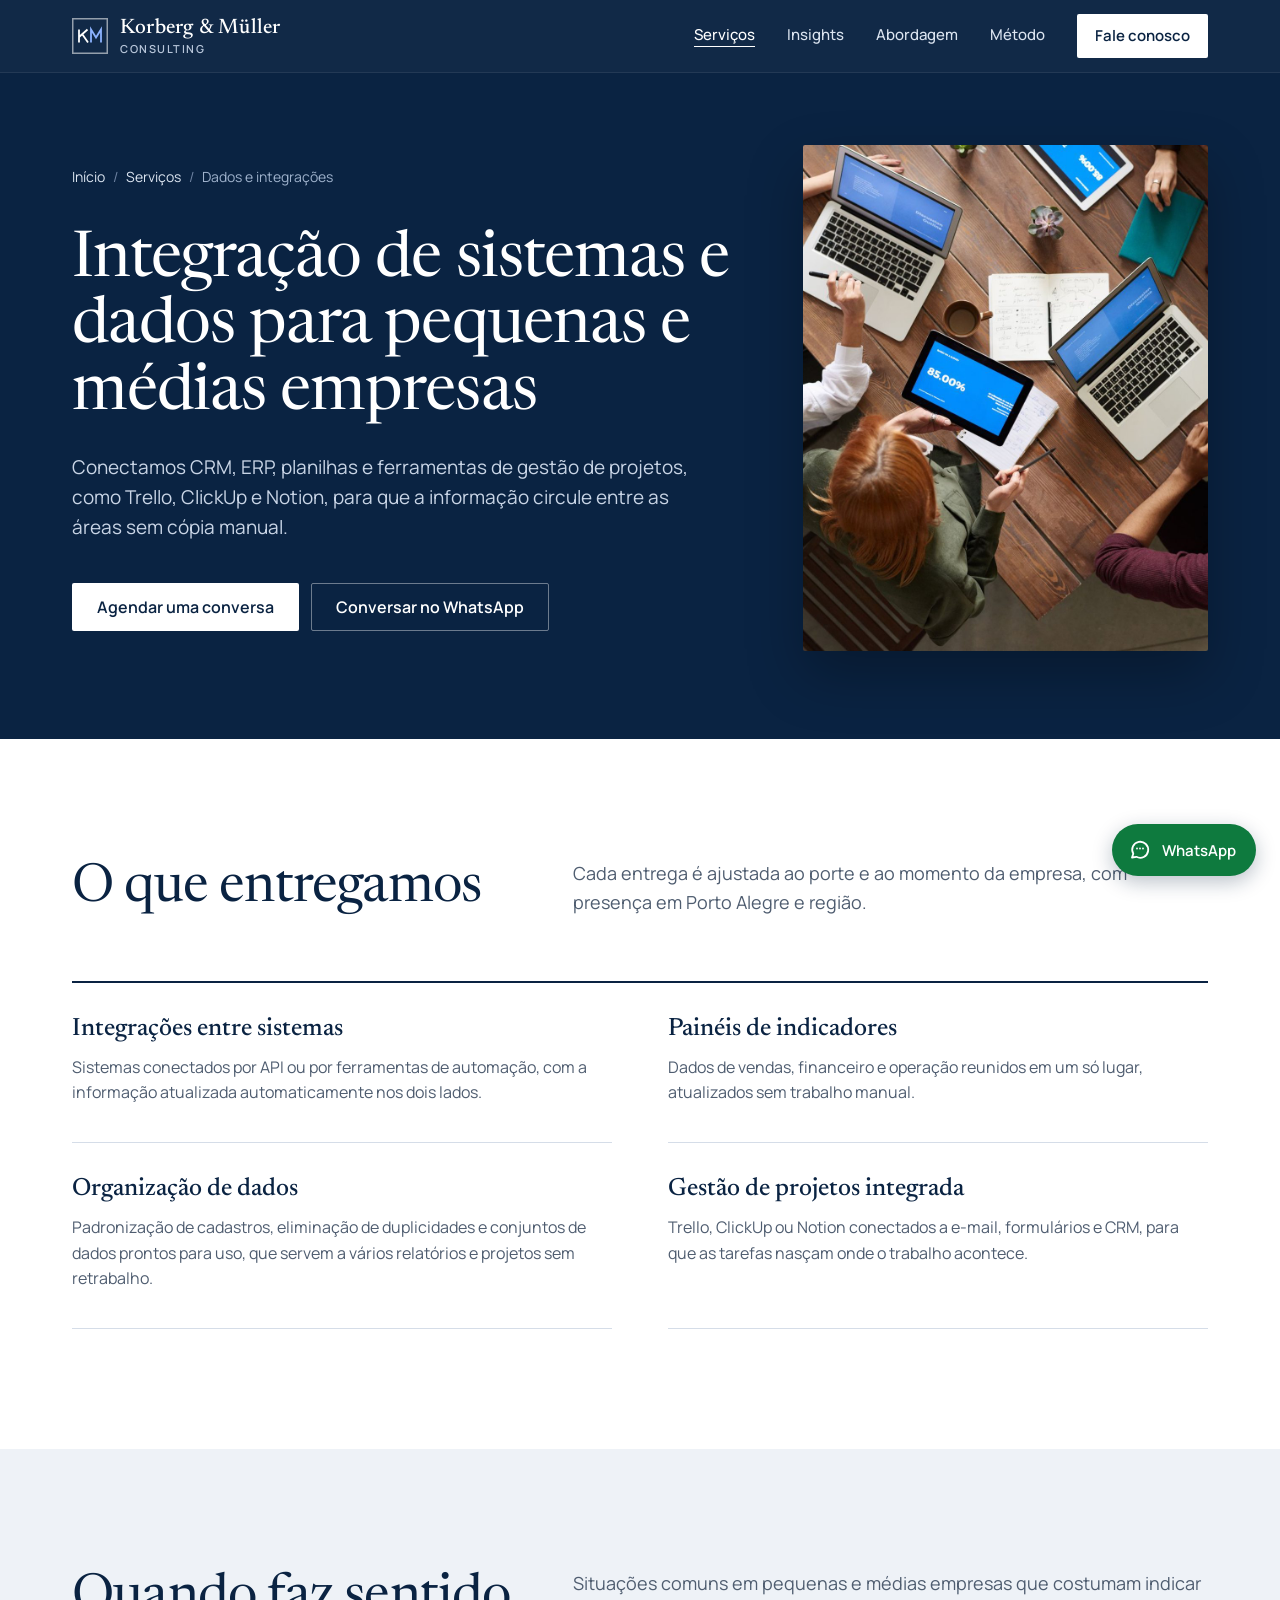
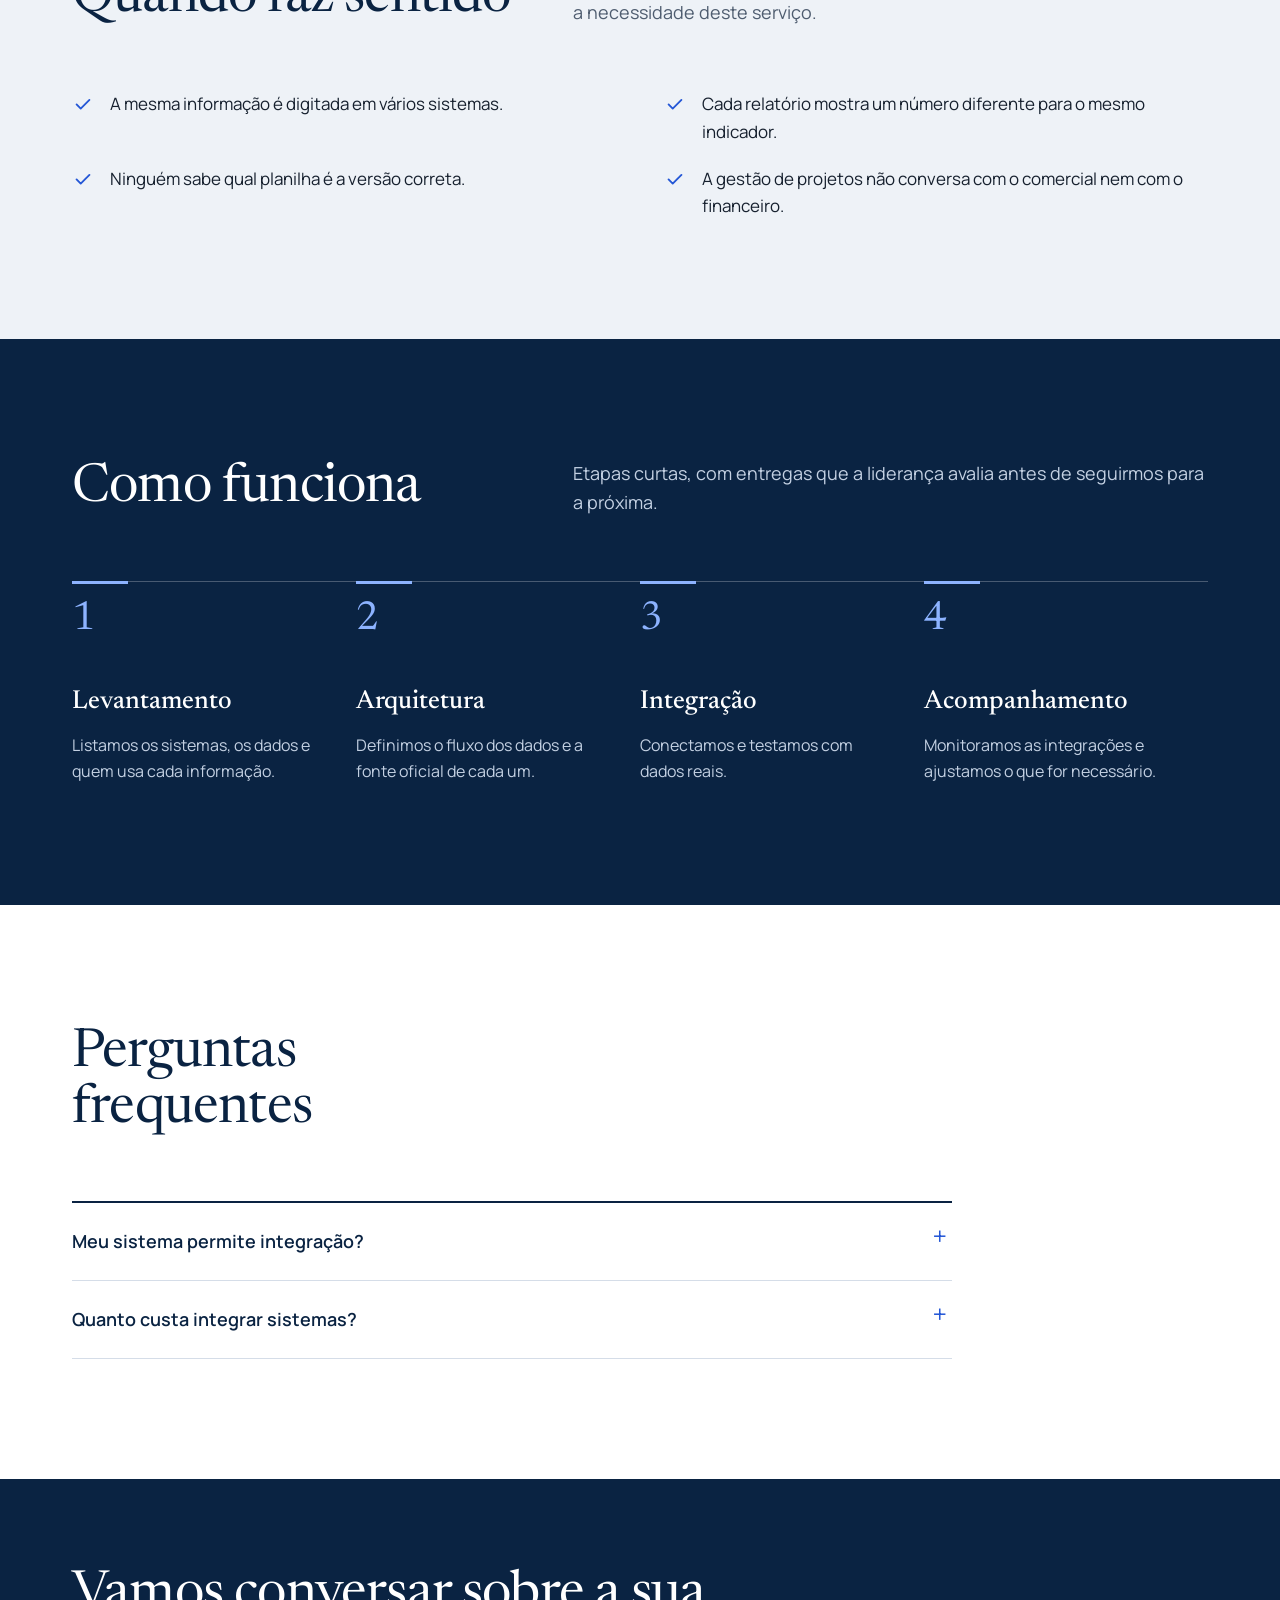
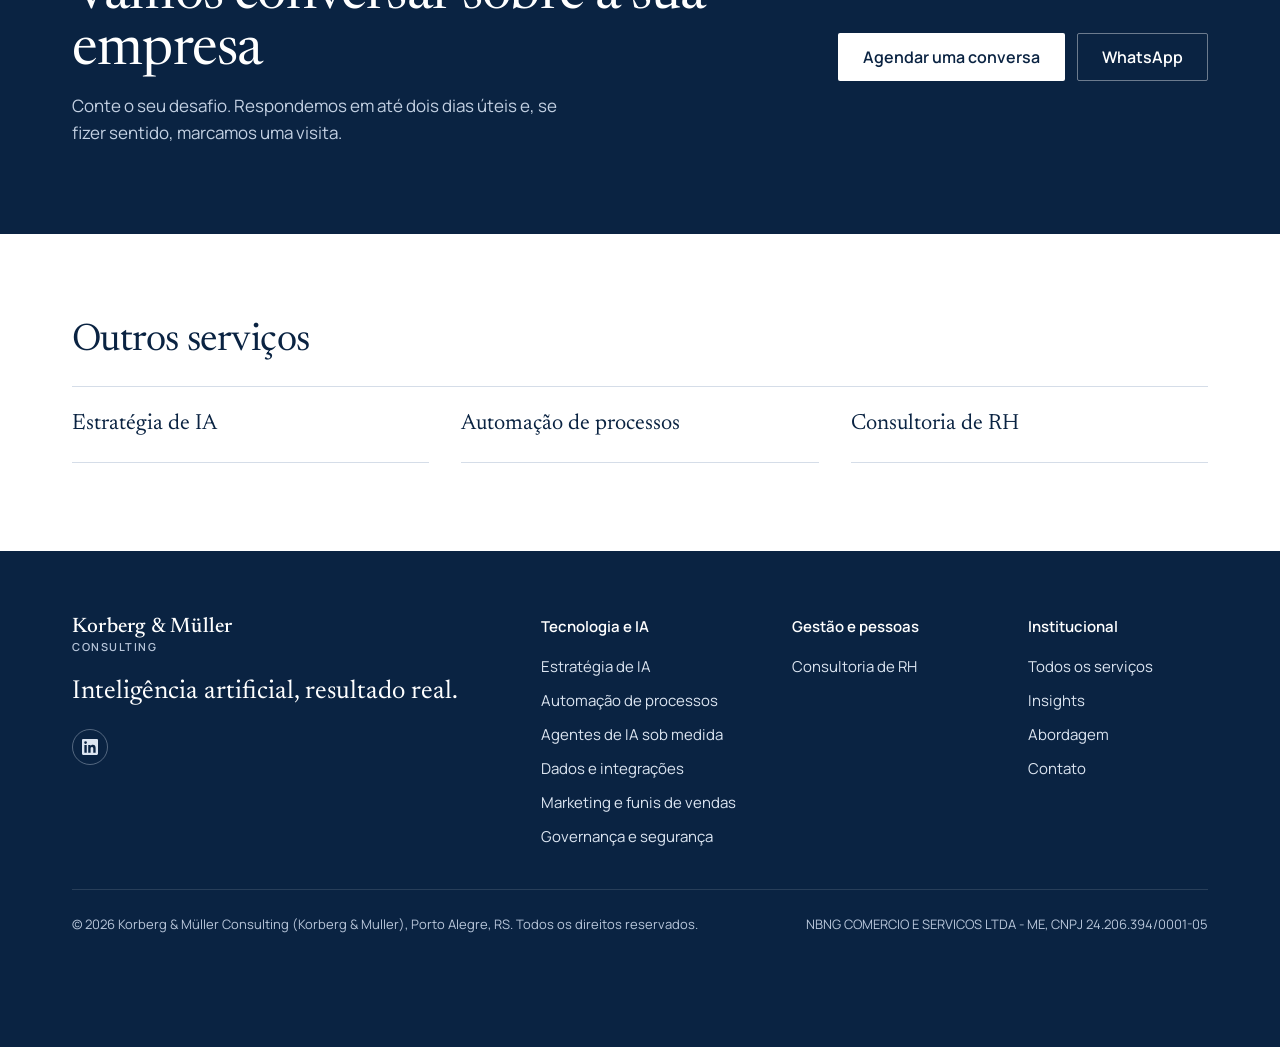
<file: servicos/integracoes/index.html>
<!DOCTYPE html>
<html lang="pt-BR">
<head>
<script async src="https://www.googletagmanager.com/gtm.js?id=GTM-KZSZC76Z"></script>
<script>
window.dataLayer = window.dataLayer || [];
function gtag(){dataLayer.push(arguments);}
gtag('js', new Date());
</script>
<meta charset="utf-8">
<meta name="viewport" content="width=device-width, initial-scale=1">
<title>Integração de sistemas e dados em Porto Alegre | Korberg &amp; Müller</title>
<meta name="description" content="Integração de sistemas para pequenas e médias empresas de Porto Alegre: CRM, ERP, planilhas, Trello, ClickUp e Notion conectados, com indicadores em um só lugar.">
<meta name="robots" content="index, follow, max-image-preview:large">
<meta name="google-site-verification" content="kZMlr2Vngs3Y_wUSxGOz9r0fyZBZIStiohjtcFVoW-o">
<link rel="canonical" href="https://korbergmuller.com.br/servicos/integracoes/">
<meta property="og:type" content="website">
<meta property="og:locale" content="pt_BR">
<meta property="og:site_name" content="Korberg &amp; Müller Consulting">
<meta property="og:url" content="https://korbergmuller.com.br/servicos/integracoes/">
<meta property="og:title" content="Integração de sistemas e dados em Porto Alegre | Korberg & Müller">
<meta property="og:description" content="Integração de sistemas para pequenas e médias empresas de Porto Alegre: CRM, ERP, planilhas, Trello, ClickUp e Notion conectados, com indicadores em um só lugar.">
<meta property="og:image" content="https://korbergmuller.com.br/og-image.png">
<meta property="og:image:width" content="1200">
<meta property="og:image:height" content="630">
<meta property="og:image:alt" content="Korberg &amp; Müller Consulting: Inteligência artificial, resultado real.">
<meta name="twitter:card" content="summary_large_image">
<meta name="twitter:title" content="Integração de sistemas e dados em Porto Alegre | Korberg & Müller">
<meta name="twitter:description" content="Integração de sistemas para pequenas e médias empresas de Porto Alegre: CRM, ERP, planilhas, Trello, ClickUp e Notion conectados, com indicadores em um só lugar.">
<meta name="twitter:image" content="https://korbergmuller.com.br/og-image.png">
<meta name="theme-color" content="#0A2342">
<link rel="icon" href="../../favicon.ico" sizes="48x48">
<link rel="icon" href="../../favicon.svg" type="image/svg+xml">
<link rel="apple-touch-icon" href="../../apple-touch-icon.png">
<script type="application/ld+json">
{
  "@context": "https://schema.org",
  "@type": "Service",
  "name": "Dados e integrações",
  "serviceType": "Dados e integrações",
  "description": "Integração de sistemas para pequenas e médias empresas de Porto Alegre: CRM, ERP, planilhas, Trello, ClickUp e Notion conectados, com indicadores em um só lugar.",
  "url": "https://korbergmuller.com.br/servicos/integracoes/",
  "provider": {
    "@type": "ProfessionalService",
    "@id": "https://korbergmuller.com.br/#empresa",
    "name": "Korberg & Müller Consulting",
    "url": "https://korbergmuller.com.br/"
  },
  "areaServed": [
    {
      "@type": "City",
      "name": "Porto Alegre"
    },
    {
      "@type": "AdministrativeArea",
      "name": "Região Metropolitana de Porto Alegre"
    },
    {
      "@type": "State",
      "name": "Rio Grande do Sul"
    },
    {
      "@type": "Country",
      "name": "Brasil"
    }
  ]
}
</script>
<script type="application/ld+json">
{
  "@context": "https://schema.org",
  "@type": "BreadcrumbList",
  "itemListElement": [
    {
      "@type": "ListItem",
      "position": 1,
      "name": "Início",
      "item": "https://korbergmuller.com.br/"
    },
    {
      "@type": "ListItem",
      "position": 2,
      "name": "Serviços",
      "item": "https://korbergmuller.com.br/servicos/"
    },
    {
      "@type": "ListItem",
      "position": 3,
      "name": "Dados e integrações",
      "item": "https://korbergmuller.com.br/servicos/integracoes/"
    }
  ]
}
</script>
<script type="application/ld+json">
{
  "@context": "https://schema.org",
  "@type": "FAQPage",
  "mainEntity": [
    {
      "@type": "Question",
      "name": "Meu sistema permite integração?",
      "acceptedAnswer": {
        "@type": "Answer",
        "text": "A maioria dos sistemas atuais oferece API ou exportação de dados. Isso é verificado no levantamento, antes de qualquer proposta de solução."
      }
    },
    {
      "@type": "Question",
      "name": "Quanto custa integrar sistemas?",
      "acceptedAnswer": {
        "@type": "Answer",
        "text": "Depende dos sistemas envolvidos e do volume de dados. Sempre que possível, usamos ferramentas que a empresa já possui ou opções de baixo custo."
      }
    }
  ]
}
</script>
<link rel="preconnect" href="https://fonts.googleapis.com">
<link rel="preconnect" href="https://fonts.gstatic.com" crossorigin>
<link href="https://fonts.googleapis.com/css2?family=Manrope:wght@400;500;600;700&amp;family=Newsreader:ital,opsz,wght@0,6..72,400;0,6..72,500;0,6..72,600;1,6..72,400&amp;display=swap" rel="stylesheet">
<script src="../../assets/js-flag.js"></script>
<link rel="stylesheet" href="../../assets/site.css?v=3ec50956cb">
</head>
<body>
<noscript><iframe src="https://www.googletagmanager.com/ns.html?id=GTM-KZSZC76Z" height="0" width="0" style="display:none;visibility:hidden"></iframe></noscript>
<a class="skip" href="#conteudo">Pular para o conteúdo</a>

<header class="site-header">
  <div class="wrap">
    <a class="brand" href="../../" aria-label="Korberg &amp; Müller Consulting, página inicial">
      <svg class="brand-mark" viewBox="0 0 36 36" aria-hidden="true">
        <rect x=".75" y=".75" width="34.5" height="34.5" fill="none" stroke="#fff" stroke-opacity=".55" stroke-width="1.5"/>
        <path d="M7 11.5v13M7 19l8.5-7.5M10.5 16.5l5.5 8" stroke="#fff" stroke-width="1.8" fill="none" stroke-linejoin="miter"/>
        <path d="M19 24.5v-13l5 8 5-8v13" stroke="#8DB3FF" stroke-width="1.8" fill="none" stroke-linejoin="miter"/>
      </svg>
      <span class="brand-name">Korberg &amp; Müller<small>CONSULTING</small></span>
    </a>
    <button class="menu-btn" type="button" aria-expanded="false" aria-controls="menu" aria-label="Abrir menu">
      <svg width="20" height="20" viewBox="0 0 20 20" aria-hidden="true"><path d="M2 5h16M2 10h16M2 15h16" stroke="currentColor" stroke-width="1.8"/></svg>
    </button>
    <nav class="nav" id="menu" aria-label="Principal">
      <a href="../../servicos/" aria-current="page">Serviços</a>
      <a href="../../insights/">Insights</a>
      <a href="../../#abordagem">Abordagem</a>
      <a href="../../#metodo">Método</a>
            <a class="nav-cta" href="../../#contato">Fale conosco</a>
    </nav>
  </div>
</header>

<main id="conteudo">
  <section class="page-hero has-photo" aria-labelledby="page-title">
    <div class="wrap"><div class="hero-text">
      <ol class="crumbs" aria-label="Você está em"><li><a href="../../">Início</a></li><li><a href="../../servicos/">Serviços</a></li><li aria-current="page">Dados e integrações</li></ol>
      <h1 id="page-title">Integração de sistemas e dados para pequenas e médias empresas</h1>
      <p class="lede">Conectamos CRM, ERP, planilhas e ferramentas de gestão de projetos, como Trello, ClickUp e Notion, para que a informação circule entre as áreas sem cópia manual.</p>
      <div class="btn-row">
        <a class="btn btn-light" href="../../#contato">Agendar uma conversa</a>
        <a class="btn btn-ghost" href="https://wa.me/5551998107741?text=Ol%C3%A1%21%20Vim%20pelo%20site%20da%20Korberg%20%26%20M%C3%BCller%20e%20gostaria%20de%20conversar%20sobre%20dados%20e%20integra%C3%A7%C3%B5es." target="_blank" rel="noopener">Conversar no WhatsApp</a>
      </div>
    </div>
      <figure class="hero-figure illo-wrap"><img class="hero-photo" src="../../images/integracoes.jpg" width="960" height="1200" alt="Equipe reunida em volta de mesa com notebooks e tablets exibindo indicadores integrados" fetchpriority="high" decoding="async"></figure>
    </div>
  </section>

  <section class="sec" aria-labelledby="deliv-title">
    <div class="wrap">
      <div class="sec-head">
        <h2 id="deliv-title">O que entregamos</h2>
        <p>Cada entrega é ajustada ao porte e ao momento da empresa, com presença em Porto Alegre e região.</p>
      </div>
      <div class="deliv">
        <article><h3>Integrações entre sistemas</h3><p>Sistemas conectados por API ou por ferramentas de automação, com a informação atualizada automaticamente nos dois lados.</p></article>
        <article><h3>Painéis de indicadores</h3><p>Dados de vendas, financeiro e operação reunidos em um só lugar, atualizados sem trabalho manual.</p></article>
        <article><h3>Organização de dados</h3><p>Padronização de cadastros, eliminação de duplicidades e conjuntos de dados prontos para uso, que servem a vários relatórios e projetos sem retrabalho.</p></article>
        <article><h3>Gestão de projetos integrada</h3><p>Trello, ClickUp ou Notion conectados a e-mail, formulários e CRM, para que as tarefas nasçam onde o trabalho acontece.</p></article>
      </div>
    </div>
  </section>

  <section class="sec caps" aria-labelledby="fit-title">
    <div class="wrap">
      <div class="sec-head">
        <h2 id="fit-title">Quando faz sentido</h2>
        <p>Situações comuns em pequenas e médias empresas que costumam indicar a necessidade deste serviço.</p>
      </div>
      <ul class="fit">
        <li><svg viewBox="0 0 24 24" fill="none" stroke="currentColor" stroke-width="2" stroke-linecap="round" stroke-linejoin="round" aria-hidden="true"><path d="M5 12.5l4.5 4.5L19 7.5"/></svg><span>A mesma informação é digitada em vários sistemas.</span></li>
        <li><svg viewBox="0 0 24 24" fill="none" stroke="currentColor" stroke-width="2" stroke-linecap="round" stroke-linejoin="round" aria-hidden="true"><path d="M5 12.5l4.5 4.5L19 7.5"/></svg><span>Cada relatório mostra um número diferente para o mesmo indicador.</span></li>
        <li><svg viewBox="0 0 24 24" fill="none" stroke="currentColor" stroke-width="2" stroke-linecap="round" stroke-linejoin="round" aria-hidden="true"><path d="M5 12.5l4.5 4.5L19 7.5"/></svg><span>Ninguém sabe qual planilha é a versão correta.</span></li>
        <li><svg viewBox="0 0 24 24" fill="none" stroke="currentColor" stroke-width="2" stroke-linecap="round" stroke-linejoin="round" aria-hidden="true"><path d="M5 12.5l4.5 4.5L19 7.5"/></svg><span>A gestão de projetos não conversa com o comercial nem com o financeiro.</span></li>
      </ul>
    </div>
  </section>

  <section class="sec method" aria-labelledby="steps-title">
    <div class="wrap">
      <div class="sec-head">
        <h2 id="steps-title">Como funciona</h2>
        <p>Etapas curtas, com entregas que a liderança avalia antes de seguirmos para a próxima.</p>
      </div>
      <ol class="steps">
        <li><h3>Levantamento</h3><p>Listamos os sistemas, os dados e quem usa cada informação.</p></li>
        <li><h3>Arquitetura</h3><p>Definimos o fluxo dos dados e a fonte oficial de cada um.</p></li>
        <li><h3>Integração</h3><p>Conectamos e testamos com dados reais.</p></li>
        <li><h3>Acompanhamento</h3><p>Monitoramos as integrações e ajustamos o que for necessário.</p></li>
      </ol>
    </div>
  </section>

  <section class="sec" aria-labelledby="faq-title">
    <div class="wrap">
      <div class="sec-head">
        <h2 id="faq-title">Perguntas frequentes</h2>
      </div>
      <div class="faq">
        <details><summary>Meu sistema permite integração?</summary><p>A maioria dos sistemas atuais oferece API ou exportação de dados. Isso é verificado no levantamento, antes de qualquer proposta de solução.</p></details>
        <details><summary>Quanto custa integrar sistemas?</summary><p>Depende dos sistemas envolvidos e do volume de dados. Sempre que possível, usamos ferramentas que a empresa já possui ou opções de baixo custo.</p></details>
      </div>
    </div>
  </section>

  <section class="cta-band" aria-labelledby="cta-title">
    <div class="wrap">
      <div>
        <h2 id="cta-title">Vamos conversar sobre a sua empresa</h2>
        <p>Conte o seu desafio. Respondemos em até dois dias úteis e, se fizer sentido, marcamos uma visita.</p>
      </div>
      <div class="btn-row">
        <a class="btn btn-light" href="../../#contato">Agendar uma conversa</a>
        <a class="btn btn-ghost" href="https://wa.me/5551998107741?text=Ol%C3%A1%21%20Vim%20pelo%20site%20da%20Korberg%20%26%20M%C3%BCller%20e%20gostaria%20de%20conversar%20sobre%20dados%20e%20integra%C3%A7%C3%B5es." target="_blank" rel="noopener">WhatsApp</a>
      </div>
    </div>
  </section>

  <section class="sec" aria-labelledby="rel-title" style="padding-top:88px;padding-bottom:88px">
    <div class="wrap">
      <h2 id="rel-title" style="font-size:clamp(28px,3vw,38px);margin-bottom:24px">Outros serviços</h2>
      <ul class="related">
        <li><a href="../../servicos/estrategia-de-ia/">Estratégia de IA</a></li>
        <li><a href="../../servicos/automacao-de-processos/">Automação de processos</a></li>
        <li><a href="../../servicos/consultoria-de-rh/">Consultoria de RH</a></li>
      </ul>
    </div>
  </section>
</main>

<footer>
  <div class="wrap">
    <div class="top">
      <div>
        <span class="brand-name" style="color:#fff">Korberg &amp; Müller<small>CONSULTING</small></span>
        <p class="slogan">Inteligência artificial, resultado real.</p>
        <div class="foot-social">
          <a href="https://www.linkedin.com/company/korberg-m%C3%BCller-consulting/" target="_blank" rel="noopener" aria-label="LinkedIn da Korberg &amp; Müller"><svg viewBox="0 0 24 24" width="16" height="16" fill="currentColor" aria-hidden="true" style="width:16px;height:16px;min-width:16px;max-width:16px"><path d="M20.447 20.452h-3.554v-5.569c0-1.328-.027-3.037-1.852-3.037-1.853 0-2.136 1.445-2.136 2.939v5.667H9.351V9h3.414v1.561h.046c.477-.9 1.637-1.85 3.37-1.85 3.601 0 4.267 2.37 4.267 5.455v6.286zM5.337 7.433a2.062 2.062 0 01-2.063-2.065 2.064 2.064 0 112.063 2.065zm1.782 13.019H3.555V9h3.564v11.452zM22.225 0H1.771C.792 0 0 .774 0 1.729v20.542C0 23.227.792 24 1.771 24h20.451C23.2 24 24 23.227 24 22.271V1.729C24 .774 23.2 0 22.222 0h.003z"/></svg></a>
        </div>
      </div>
      <div class="foot-cols">
      <nav class="foot-col" aria-label="Tecnologia e IA">
        <p class="foot-title">Tecnologia e IA</p>
          <a href="../../servicos/estrategia-de-ia/">Estratégia de IA</a>
          <a href="../../servicos/automacao-de-processos/">Automação de processos</a>
          <a href="../../servicos/agentes-de-ia/">Agentes de IA sob medida</a>
          <a href="../../servicos/integracoes/">Dados e integrações</a>
          <a href="../../servicos/marketing-e-funis/">Marketing e funis de vendas</a>
          <a href="../../servicos/governanca-de-ia/">Governança e segurança</a>
      </nav>
      <nav class="foot-col" aria-label="Gestão e pessoas">
        <p class="foot-title">Gestão e pessoas</p>
          <a href="../../servicos/consultoria-de-rh/">Consultoria de RH</a>
      </nav>
      <nav class="foot-col" aria-label="Institucional">
        <p class="foot-title">Institucional</p>
          <a href="../../servicos/">Todos os serviços</a>
          <a href="../../insights/">Insights</a>
          <a href="../../#abordagem">Abordagem</a>
                    <a href="../../#contato">Contato</a>
      </nav>
      </div>
    </div>
    <div class="bottom">
      <span>© <span id="ano">2026</span> Korberg &amp; Müller Consulting (Korberg &amp; Muller), Porto Alegre, RS. Todos os direitos reservados.</span>
      <span>NBNG COMERCIO E SERVICOS LTDA - ME, CNPJ 24.206.394/0001-05</span>
    </div>
  </div>
</footer>

<a class="wa-float" href="https://wa.me/5551998107741?text=Ol%C3%A1%21%20Vim%20pelo%20site%20da%20Korberg%20%26%20M%C3%BCller%20e%20gostaria%20de%20conversar%20sobre%20dados%20e%20integra%C3%A7%C3%B5es." target="_blank" rel="noopener" aria-label="Conversar com a Korberg &amp; Müller no WhatsApp">
  <svg viewBox="0 0 24 24" fill="none" stroke="currentColor" stroke-width="1.8" stroke-linecap="round" stroke-linejoin="round" aria-hidden="true"><path d="M4 19.5l1.3-3.7A8 8 0 1 1 8.4 18.8z"/><path d="M9 10.5h.01M12 10.5h.01M15 10.5h.01"/></svg>
  <span>WhatsApp</span>
</a>

<script src="../../assets/site.js?v=3ec50956cb" defer></script>
</body>
</html>
</file>
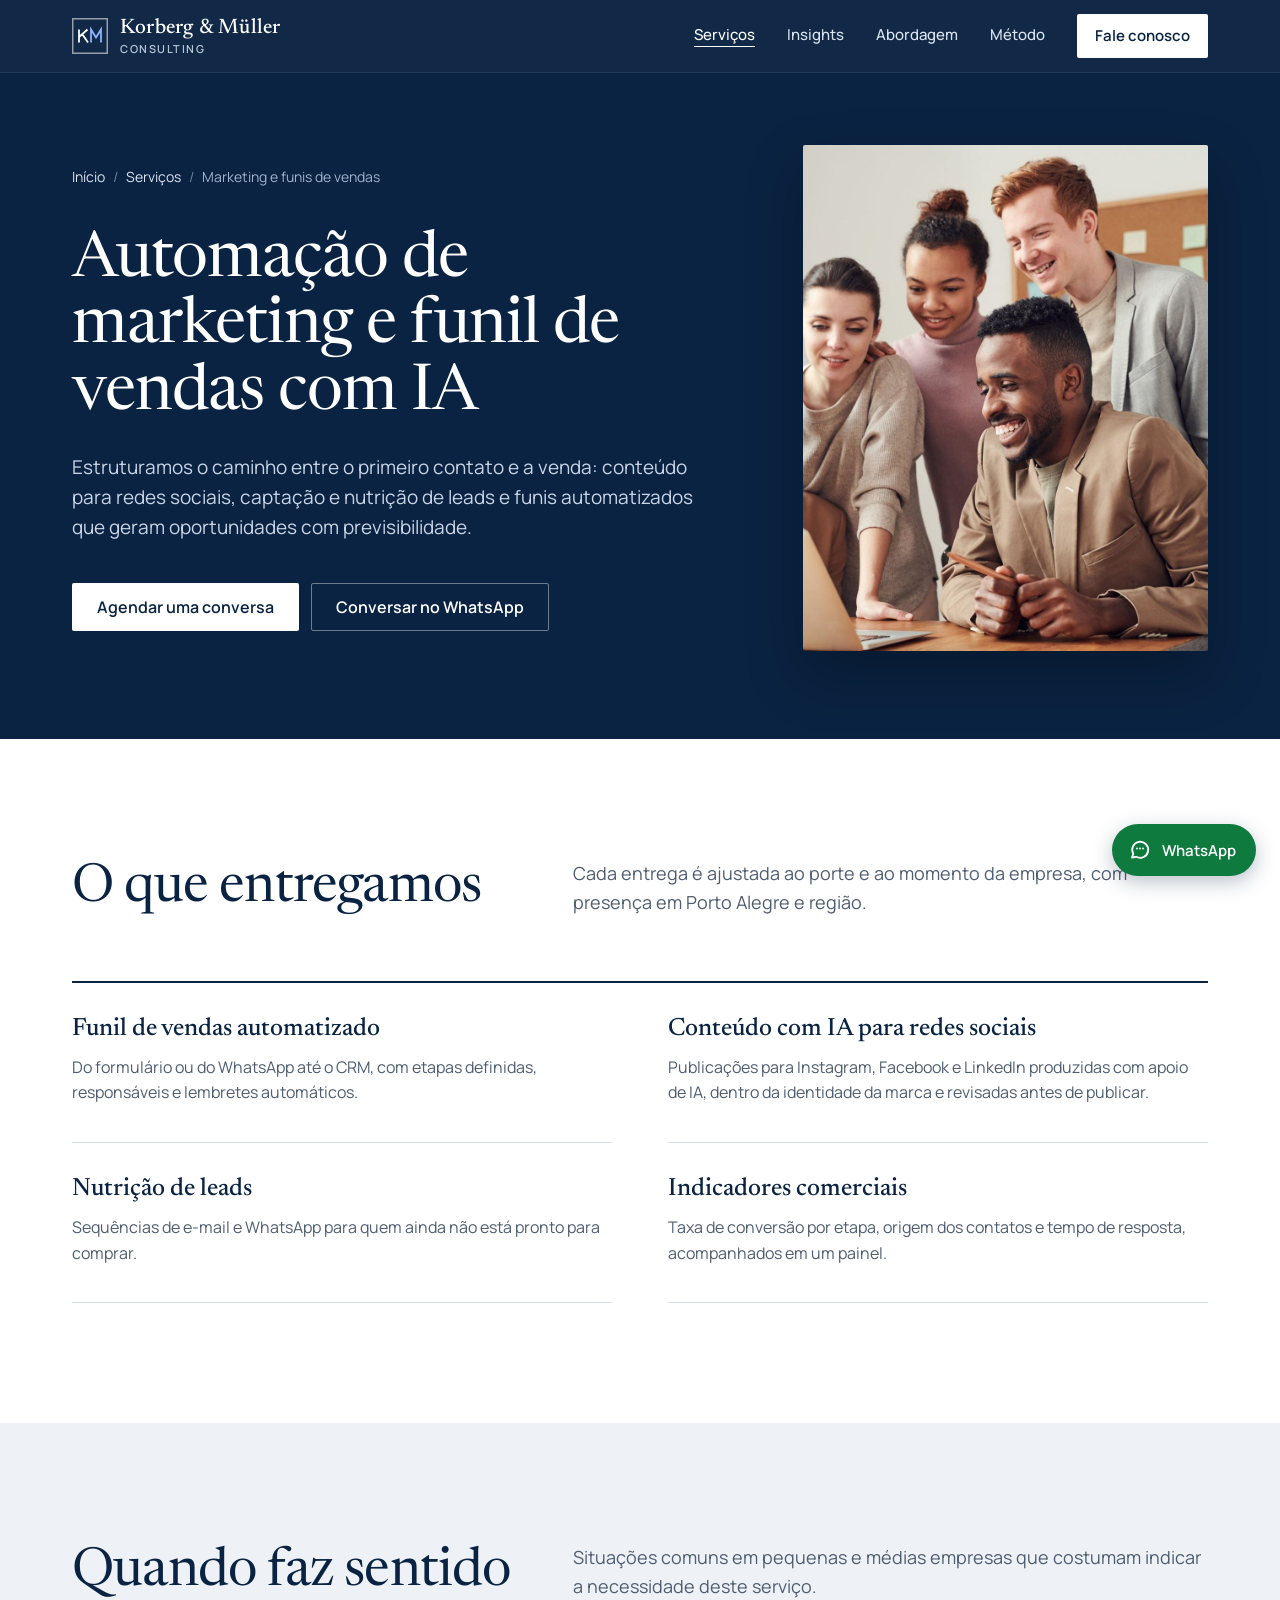
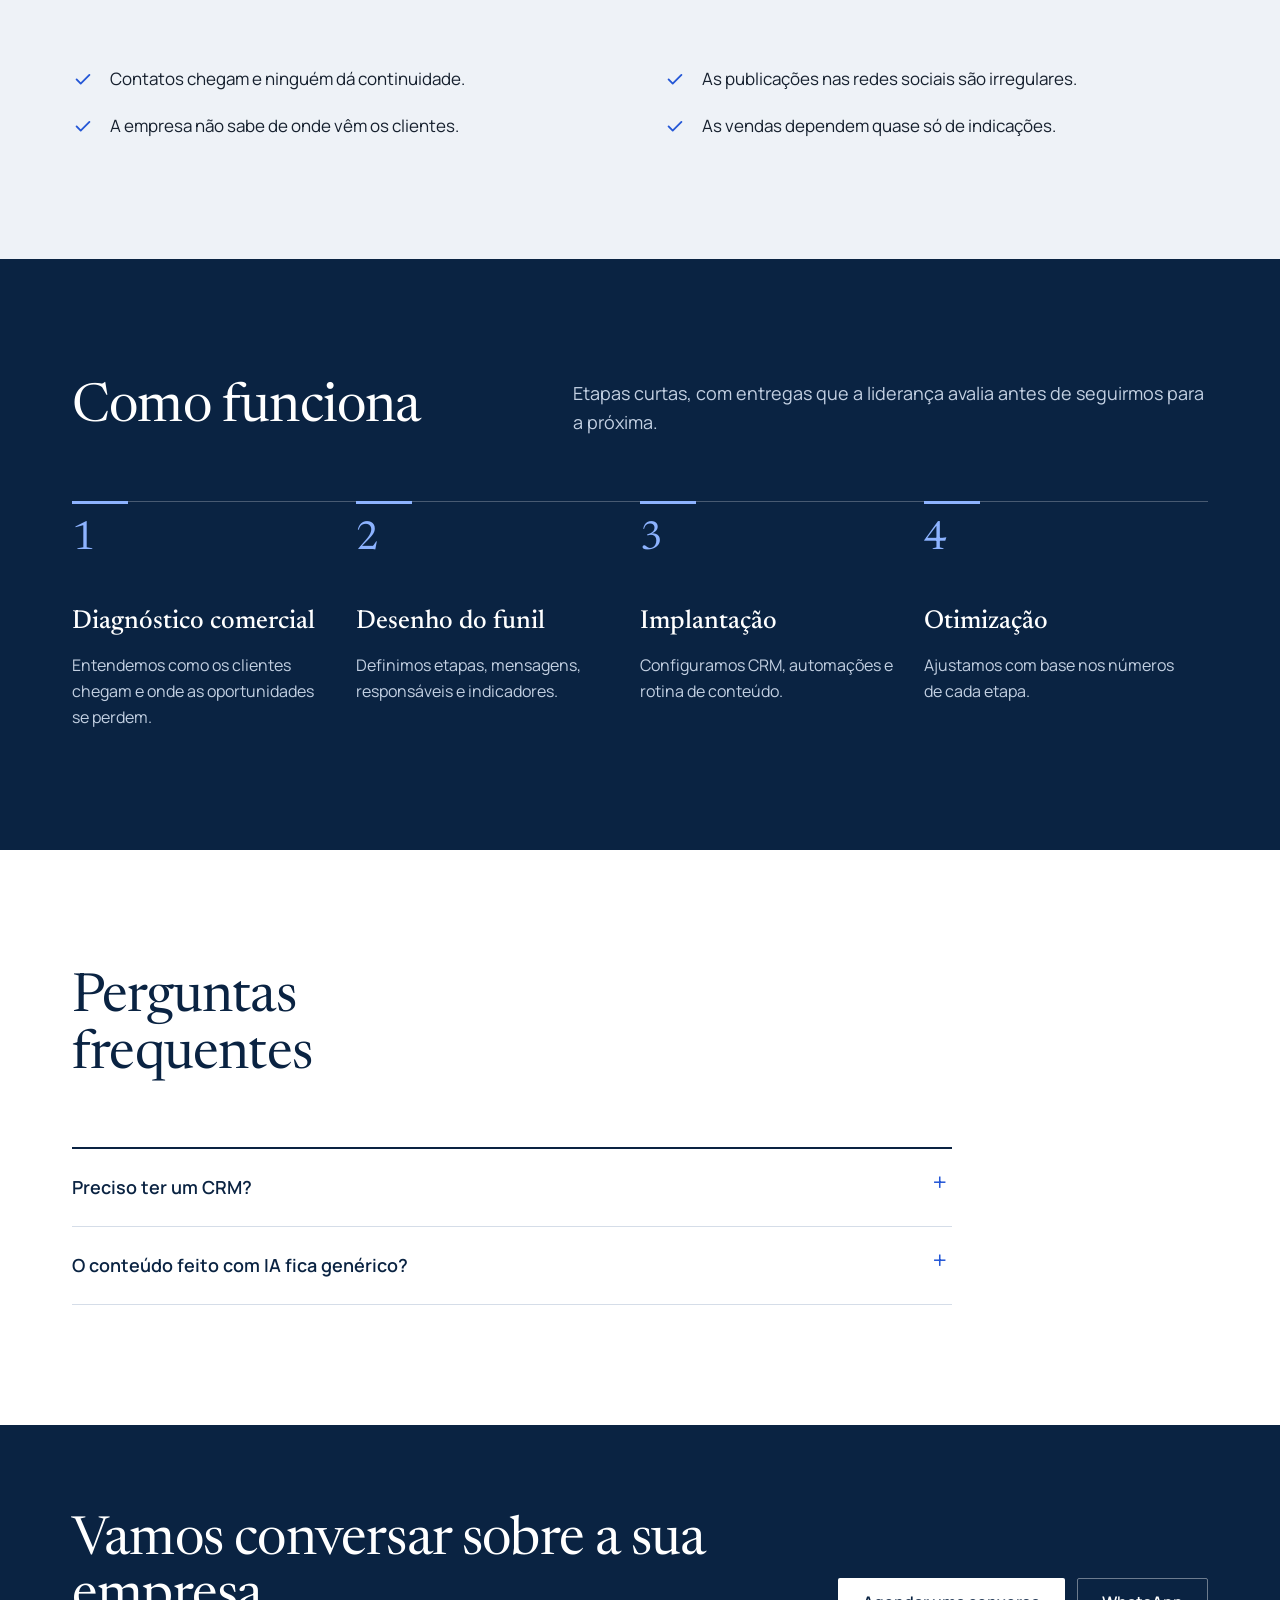
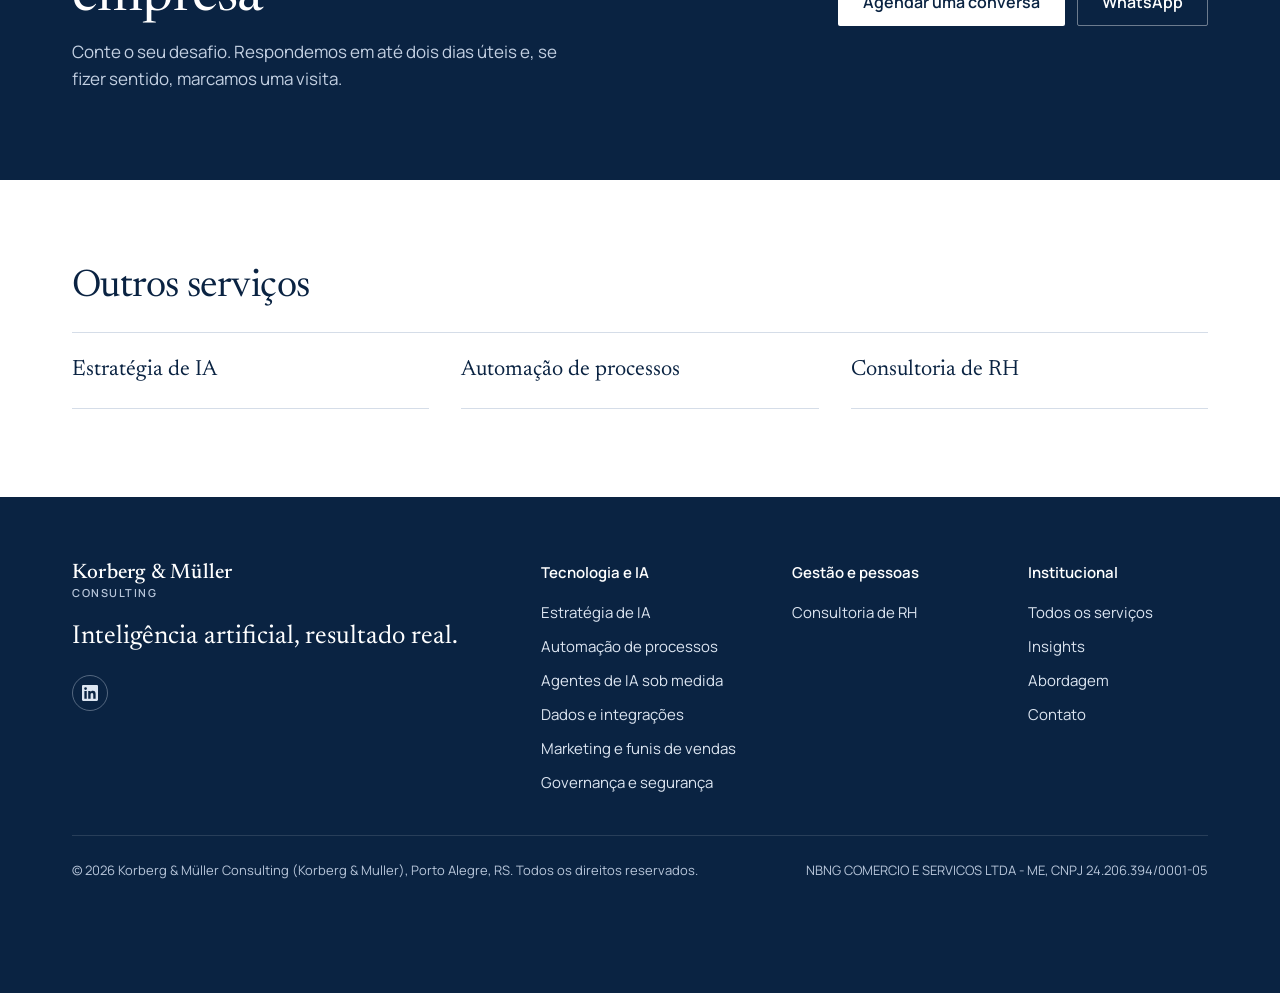
<file: servicos/marketing-e-funis/index.html>
<!DOCTYPE html>
<html lang="pt-BR">
<head>
<script async src="https://www.googletagmanager.com/gtm.js?id=GTM-KZSZC76Z"></script>
<script>
window.dataLayer = window.dataLayer || [];
function gtag(){dataLayer.push(arguments);}
gtag('js', new Date());
</script>
<meta charset="utf-8">
<meta name="viewport" content="width=device-width, initial-scale=1">
<title>Automação de marketing e funil de vendas em Porto Alegre | Korberg &amp; Müller</title>
<meta name="description" content="Funil de vendas automatizado e marketing com IA para pequenas e médias empresas de Porto Alegre: conteúdo, nutrição de leads e indicadores comerciais.">
<meta name="robots" content="index, follow, max-image-preview:large">
<meta name="google-site-verification" content="kZMlr2Vngs3Y_wUSxGOz9r0fyZBZIStiohjtcFVoW-o">
<link rel="canonical" href="https://korbergmuller.com.br/servicos/marketing-e-funis/">
<meta property="og:type" content="website">
<meta property="og:locale" content="pt_BR">
<meta property="og:site_name" content="Korberg &amp; Müller Consulting">
<meta property="og:url" content="https://korbergmuller.com.br/servicos/marketing-e-funis/">
<meta property="og:title" content="Automação de marketing e funil de vendas em Porto Alegre | Korberg & Müller">
<meta property="og:description" content="Funil de vendas automatizado e marketing com IA para pequenas e médias empresas de Porto Alegre: conteúdo, nutrição de leads e indicadores comerciais.">
<meta property="og:image" content="https://korbergmuller.com.br/og-image.png">
<meta property="og:image:width" content="1200">
<meta property="og:image:height" content="630">
<meta property="og:image:alt" content="Korberg &amp; Müller Consulting: Inteligência artificial, resultado real.">
<meta name="twitter:card" content="summary_large_image">
<meta name="twitter:title" content="Automação de marketing e funil de vendas em Porto Alegre | Korberg & Müller">
<meta name="twitter:description" content="Funil de vendas automatizado e marketing com IA para pequenas e médias empresas de Porto Alegre: conteúdo, nutrição de leads e indicadores comerciais.">
<meta name="twitter:image" content="https://korbergmuller.com.br/og-image.png">
<meta name="theme-color" content="#0A2342">
<link rel="icon" href="../../favicon.ico" sizes="48x48">
<link rel="icon" href="../../favicon.svg" type="image/svg+xml">
<link rel="apple-touch-icon" href="../../apple-touch-icon.png">
<script type="application/ld+json">
{
  "@context": "https://schema.org",
  "@type": "Service",
  "name": "Marketing e funis de vendas",
  "serviceType": "Marketing e funis de vendas",
  "description": "Funil de vendas automatizado e marketing com IA para pequenas e médias empresas de Porto Alegre: conteúdo, nutrição de leads e indicadores comerciais.",
  "url": "https://korbergmuller.com.br/servicos/marketing-e-funis/",
  "provider": {
    "@type": "ProfessionalService",
    "@id": "https://korbergmuller.com.br/#empresa",
    "name": "Korberg & Müller Consulting",
    "url": "https://korbergmuller.com.br/"
  },
  "areaServed": [
    {
      "@type": "City",
      "name": "Porto Alegre"
    },
    {
      "@type": "AdministrativeArea",
      "name": "Região Metropolitana de Porto Alegre"
    },
    {
      "@type": "State",
      "name": "Rio Grande do Sul"
    },
    {
      "@type": "Country",
      "name": "Brasil"
    }
  ]
}
</script>
<script type="application/ld+json">
{
  "@context": "https://schema.org",
  "@type": "BreadcrumbList",
  "itemListElement": [
    {
      "@type": "ListItem",
      "position": 1,
      "name": "Início",
      "item": "https://korbergmuller.com.br/"
    },
    {
      "@type": "ListItem",
      "position": 2,
      "name": "Serviços",
      "item": "https://korbergmuller.com.br/servicos/"
    },
    {
      "@type": "ListItem",
      "position": 3,
      "name": "Marketing e funis de vendas",
      "item": "https://korbergmuller.com.br/servicos/marketing-e-funis/"
    }
  ]
}
</script>
<script type="application/ld+json">
{
  "@context": "https://schema.org",
  "@type": "FAQPage",
  "mainEntity": [
    {
      "@type": "Question",
      "name": "Preciso ter um CRM?",
      "acceptedAnswer": {
        "@type": "Answer",
        "text": "É recomendado. Se a empresa ainda não tem, ajudamos a escolher e implantar uma opção adequada ao porte do negócio."
      }
    },
    {
      "@type": "Question",
      "name": "O conteúdo feito com IA fica genérico?",
      "acceptedAnswer": {
        "@type": "Answer",
        "text": "Não quando é bem configurado. Definimos tom de voz, temas e exemplos da marca, e todo conteúdo passa por revisão humana antes de ser publicado."
      }
    }
  ]
}
</script>
<link rel="preconnect" href="https://fonts.googleapis.com">
<link rel="preconnect" href="https://fonts.gstatic.com" crossorigin>
<link href="https://fonts.googleapis.com/css2?family=Manrope:wght@400;500;600;700&amp;family=Newsreader:ital,opsz,wght@0,6..72,400;0,6..72,500;0,6..72,600;1,6..72,400&amp;display=swap" rel="stylesheet">
<script src="../../assets/js-flag.js"></script>
<link rel="stylesheet" href="../../assets/site.css?v=3ec50956cb">
</head>
<body>
<noscript><iframe src="https://www.googletagmanager.com/ns.html?id=GTM-KZSZC76Z" height="0" width="0" style="display:none;visibility:hidden"></iframe></noscript>
<a class="skip" href="#conteudo">Pular para o conteúdo</a>

<header class="site-header">
  <div class="wrap">
    <a class="brand" href="../../" aria-label="Korberg &amp; Müller Consulting, página inicial">
      <svg class="brand-mark" viewBox="0 0 36 36" aria-hidden="true">
        <rect x=".75" y=".75" width="34.5" height="34.5" fill="none" stroke="#fff" stroke-opacity=".55" stroke-width="1.5"/>
        <path d="M7 11.5v13M7 19l8.5-7.5M10.5 16.5l5.5 8" stroke="#fff" stroke-width="1.8" fill="none" stroke-linejoin="miter"/>
        <path d="M19 24.5v-13l5 8 5-8v13" stroke="#8DB3FF" stroke-width="1.8" fill="none" stroke-linejoin="miter"/>
      </svg>
      <span class="brand-name">Korberg &amp; Müller<small>CONSULTING</small></span>
    </a>
    <button class="menu-btn" type="button" aria-expanded="false" aria-controls="menu" aria-label="Abrir menu">
      <svg width="20" height="20" viewBox="0 0 20 20" aria-hidden="true"><path d="M2 5h16M2 10h16M2 15h16" stroke="currentColor" stroke-width="1.8"/></svg>
    </button>
    <nav class="nav" id="menu" aria-label="Principal">
      <a href="../../servicos/" aria-current="page">Serviços</a>
      <a href="../../insights/">Insights</a>
      <a href="../../#abordagem">Abordagem</a>
      <a href="../../#metodo">Método</a>
            <a class="nav-cta" href="../../#contato">Fale conosco</a>
    </nav>
  </div>
</header>

<main id="conteudo">
  <section class="page-hero has-photo" aria-labelledby="page-title">
    <div class="wrap"><div class="hero-text">
      <ol class="crumbs" aria-label="Você está em"><li><a href="../../">Início</a></li><li><a href="../../servicos/">Serviços</a></li><li aria-current="page">Marketing e funis de vendas</li></ol>
      <h1 id="page-title">Automação de marketing e funil de vendas com IA</h1>
      <p class="lede">Estruturamos o caminho entre o primeiro contato e a venda: conteúdo para redes sociais, captação e nutrição de leads e funis automatizados que geram oportunidades com previsibilidade.</p>
      <div class="btn-row">
        <a class="btn btn-light" href="../../#contato">Agendar uma conversa</a>
        <a class="btn btn-ghost" href="https://wa.me/5551998107741?text=Ol%C3%A1%21%20Vim%20pelo%20site%20da%20Korberg%20%26%20M%C3%BCller%20e%20gostaria%20de%20conversar%20sobre%20marketing%20e%20funis%20de%20vendas." target="_blank" rel="noopener">Conversar no WhatsApp</a>
      </div>
    </div>
      <figure class="hero-figure illo-wrap"><img class="hero-photo" src="../../images/marketing-e-funis.jpg" width="960" height="1200" alt="Equipe planejando conteúdo e campanhas de marketing" fetchpriority="high" decoding="async"></figure>
    </div>
  </section>

  <section class="sec" aria-labelledby="deliv-title">
    <div class="wrap">
      <div class="sec-head">
        <h2 id="deliv-title">O que entregamos</h2>
        <p>Cada entrega é ajustada ao porte e ao momento da empresa, com presença em Porto Alegre e região.</p>
      </div>
      <div class="deliv">
        <article><h3>Funil de vendas automatizado</h3><p>Do formulário ou do WhatsApp até o CRM, com etapas definidas, responsáveis e lembretes automáticos.</p></article>
        <article><h3>Conteúdo com IA para redes sociais</h3><p>Publicações para Instagram, Facebook e LinkedIn produzidas com apoio de IA, dentro da identidade da marca e revisadas antes de publicar.</p></article>
        <article><h3>Nutrição de leads</h3><p>Sequências de e-mail e WhatsApp para quem ainda não está pronto para comprar.</p></article>
        <article><h3>Indicadores comerciais</h3><p>Taxa de conversão por etapa, origem dos contatos e tempo de resposta, acompanhados em um painel.</p></article>
      </div>
    </div>
  </section>

  <section class="sec caps" aria-labelledby="fit-title">
    <div class="wrap">
      <div class="sec-head">
        <h2 id="fit-title">Quando faz sentido</h2>
        <p>Situações comuns em pequenas e médias empresas que costumam indicar a necessidade deste serviço.</p>
      </div>
      <ul class="fit">
        <li><svg viewBox="0 0 24 24" fill="none" stroke="currentColor" stroke-width="2" stroke-linecap="round" stroke-linejoin="round" aria-hidden="true"><path d="M5 12.5l4.5 4.5L19 7.5"/></svg><span>Contatos chegam e ninguém dá continuidade.</span></li>
        <li><svg viewBox="0 0 24 24" fill="none" stroke="currentColor" stroke-width="2" stroke-linecap="round" stroke-linejoin="round" aria-hidden="true"><path d="M5 12.5l4.5 4.5L19 7.5"/></svg><span>As publicações nas redes sociais são irregulares.</span></li>
        <li><svg viewBox="0 0 24 24" fill="none" stroke="currentColor" stroke-width="2" stroke-linecap="round" stroke-linejoin="round" aria-hidden="true"><path d="M5 12.5l4.5 4.5L19 7.5"/></svg><span>A empresa não sabe de onde vêm os clientes.</span></li>
        <li><svg viewBox="0 0 24 24" fill="none" stroke="currentColor" stroke-width="2" stroke-linecap="round" stroke-linejoin="round" aria-hidden="true"><path d="M5 12.5l4.5 4.5L19 7.5"/></svg><span>As vendas dependem quase só de indicações.</span></li>
      </ul>
    </div>
  </section>

  <section class="sec method" aria-labelledby="steps-title">
    <div class="wrap">
      <div class="sec-head">
        <h2 id="steps-title">Como funciona</h2>
        <p>Etapas curtas, com entregas que a liderança avalia antes de seguirmos para a próxima.</p>
      </div>
      <ol class="steps">
        <li><h3>Diagnóstico comercial</h3><p>Entendemos como os clientes chegam e onde as oportunidades se perdem.</p></li>
        <li><h3>Desenho do funil</h3><p>Definimos etapas, mensagens, responsáveis e indicadores.</p></li>
        <li><h3>Implantação</h3><p>Configuramos CRM, automações e rotina de conteúdo.</p></li>
        <li><h3>Otimização</h3><p>Ajustamos com base nos números de cada etapa.</p></li>
      </ol>
    </div>
  </section>

  <section class="sec" aria-labelledby="faq-title">
    <div class="wrap">
      <div class="sec-head">
        <h2 id="faq-title">Perguntas frequentes</h2>
      </div>
      <div class="faq">
        <details><summary>Preciso ter um CRM?</summary><p>É recomendado. Se a empresa ainda não tem, ajudamos a escolher e implantar uma opção adequada ao porte do negócio.</p></details>
        <details><summary>O conteúdo feito com IA fica genérico?</summary><p>Não quando é bem configurado. Definimos tom de voz, temas e exemplos da marca, e todo conteúdo passa por revisão humana antes de ser publicado.</p></details>
      </div>
    </div>
  </section>

  <section class="cta-band" aria-labelledby="cta-title">
    <div class="wrap">
      <div>
        <h2 id="cta-title">Vamos conversar sobre a sua empresa</h2>
        <p>Conte o seu desafio. Respondemos em até dois dias úteis e, se fizer sentido, marcamos uma visita.</p>
      </div>
      <div class="btn-row">
        <a class="btn btn-light" href="../../#contato">Agendar uma conversa</a>
        <a class="btn btn-ghost" href="https://wa.me/5551998107741?text=Ol%C3%A1%21%20Vim%20pelo%20site%20da%20Korberg%20%26%20M%C3%BCller%20e%20gostaria%20de%20conversar%20sobre%20marketing%20e%20funis%20de%20vendas." target="_blank" rel="noopener">WhatsApp</a>
      </div>
    </div>
  </section>

  <section class="sec" aria-labelledby="rel-title" style="padding-top:88px;padding-bottom:88px">
    <div class="wrap">
      <h2 id="rel-title" style="font-size:clamp(28px,3vw,38px);margin-bottom:24px">Outros serviços</h2>
      <ul class="related">
        <li><a href="../../servicos/estrategia-de-ia/">Estratégia de IA</a></li>
        <li><a href="../../servicos/automacao-de-processos/">Automação de processos</a></li>
        <li><a href="../../servicos/consultoria-de-rh/">Consultoria de RH</a></li>
      </ul>
    </div>
  </section>
</main>

<footer>
  <div class="wrap">
    <div class="top">
      <div>
        <span class="brand-name" style="color:#fff">Korberg &amp; Müller<small>CONSULTING</small></span>
        <p class="slogan">Inteligência artificial, resultado real.</p>
        <div class="foot-social">
          <a href="https://www.linkedin.com/company/korberg-m%C3%BCller-consulting/" target="_blank" rel="noopener" aria-label="LinkedIn da Korberg &amp; Müller"><svg viewBox="0 0 24 24" width="16" height="16" fill="currentColor" aria-hidden="true" style="width:16px;height:16px;min-width:16px;max-width:16px"><path d="M20.447 20.452h-3.554v-5.569c0-1.328-.027-3.037-1.852-3.037-1.853 0-2.136 1.445-2.136 2.939v5.667H9.351V9h3.414v1.561h.046c.477-.9 1.637-1.85 3.37-1.85 3.601 0 4.267 2.37 4.267 5.455v6.286zM5.337 7.433a2.062 2.062 0 01-2.063-2.065 2.064 2.064 0 112.063 2.065zm1.782 13.019H3.555V9h3.564v11.452zM22.225 0H1.771C.792 0 0 .774 0 1.729v20.542C0 23.227.792 24 1.771 24h20.451C23.2 24 24 23.227 24 22.271V1.729C24 .774 23.2 0 22.222 0h.003z"/></svg></a>
        </div>
      </div>
      <div class="foot-cols">
      <nav class="foot-col" aria-label="Tecnologia e IA">
        <p class="foot-title">Tecnologia e IA</p>
          <a href="../../servicos/estrategia-de-ia/">Estratégia de IA</a>
          <a href="../../servicos/automacao-de-processos/">Automação de processos</a>
          <a href="../../servicos/agentes-de-ia/">Agentes de IA sob medida</a>
          <a href="../../servicos/integracoes/">Dados e integrações</a>
          <a href="../../servicos/marketing-e-funis/">Marketing e funis de vendas</a>
          <a href="../../servicos/governanca-de-ia/">Governança e segurança</a>
      </nav>
      <nav class="foot-col" aria-label="Gestão e pessoas">
        <p class="foot-title">Gestão e pessoas</p>
          <a href="../../servicos/consultoria-de-rh/">Consultoria de RH</a>
      </nav>
      <nav class="foot-col" aria-label="Institucional">
        <p class="foot-title">Institucional</p>
          <a href="../../servicos/">Todos os serviços</a>
          <a href="../../insights/">Insights</a>
          <a href="../../#abordagem">Abordagem</a>
                    <a href="../../#contato">Contato</a>
      </nav>
      </div>
    </div>
    <div class="bottom">
      <span>© <span id="ano">2026</span> Korberg &amp; Müller Consulting (Korberg &amp; Muller), Porto Alegre, RS. Todos os direitos reservados.</span>
      <span>NBNG COMERCIO E SERVICOS LTDA - ME, CNPJ 24.206.394/0001-05</span>
    </div>
  </div>
</footer>

<a class="wa-float" href="https://wa.me/5551998107741?text=Ol%C3%A1%21%20Vim%20pelo%20site%20da%20Korberg%20%26%20M%C3%BCller%20e%20gostaria%20de%20conversar%20sobre%20marketing%20e%20funis%20de%20vendas." target="_blank" rel="noopener" aria-label="Conversar com a Korberg &amp; Müller no WhatsApp">
  <svg viewBox="0 0 24 24" fill="none" stroke="currentColor" stroke-width="1.8" stroke-linecap="round" stroke-linejoin="round" aria-hidden="true"><path d="M4 19.5l1.3-3.7A8 8 0 1 1 8.4 18.8z"/><path d="M9 10.5h.01M12 10.5h.01M15 10.5h.01"/></svg>
  <span>WhatsApp</span>
</a>

<script src="../../assets/site.js?v=3ec50956cb" defer></script>
</body>
</html>
</file>
<file: assets/site.css>
:root{
  --navy:#0A2342;
  --navy-2:#12345E;
  --navy-3:#1B4475;
  --paper:#FFFFFF;
  --mist:#EEF2F7;
  --ink:#16202E;
  --muted:#4F5D70;
  --signal:#2457D6;       /* acento sobre fundo claro */
  --signal-lt:#8DB3FF;    /* acento sobre fundo escuro */
  --line:#D5DDE8;
  --serif:"Newsreader", Georgia, "Times New Roman", serif;
  --sans:"Manrope", system-ui, -apple-system, "Segoe UI", Roboto, sans-serif;
  --wrap:1200px;
}
*{box-sizing:border-box}
html{scroll-behavior:smooth}
@media (prefers-reduced-motion: reduce){html{scroll-behavior:auto}}
body{margin:0;font-family:var(--sans);color:var(--ink);background:var(--paper);font-size:17px;line-height:1.6;-webkit-font-smoothing:antialiased}
img,svg{display:block;max-width:100%}
a{color:var(--signal);text-underline-offset:3px}
a:hover{color:var(--navy)}
:focus-visible{outline:3px solid var(--signal-lt);outline-offset:3px;border-radius:2px}
.skip{position:absolute;left:-999px;top:8px;background:var(--paper);color:var(--navy);padding:10px 16px;z-index:100}
.skip:focus{left:8px}
.wrap{max-width:var(--wrap);margin:0 auto;padding:0 32px}
@media (max-width:640px){.wrap{padding:0 20px}}

/* ---------- Cabeçalho ---------- */
.site-header{position:sticky;top:0;z-index:50;background:rgba(10,35,66,.97);backdrop-filter:saturate(1.2) blur(6px);border-bottom:1px solid rgba(255,255,255,.08)}
.site-header .wrap{display:flex;align-items:center;justify-content:space-between;height:72px}
.brand{display:flex;align-items:center;gap:12px;color:#fff;text-decoration:none}
.brand:hover{color:#fff}
.brand-mark{width:36px;height:36px;flex:none}
.brand-name{font-family:var(--serif);font-size:21px;font-weight:500;letter-spacing:.01em;line-height:1.1}
.brand-name small{display:block;font-family:var(--sans);font-size:11px;font-weight:600;letter-spacing:.14em;color:#B8C6DA;margin-top:2px}
.nav{display:flex;align-items:center;gap:32px}
.nav a{color:#DCE5F1;text-decoration:none;font-size:15px;font-weight:500}
.nav a:hover{color:#fff}
.nav .nav-cta{color:var(--navy);background:#fff;padding:10px 18px;border-radius:2px;font-weight:600}
.nav .nav-cta:hover{background:var(--signal-lt);color:var(--navy)}
.menu-btn{display:none;background:none;border:1px solid rgba(255,255,255,.3);color:#fff;width:44px;height:44px;border-radius:2px;cursor:pointer}
@media (max-width:860px){
  .menu-btn{display:grid;place-items:center}
  .nav{position:absolute;top:72px;left:0;right:0;background:var(--navy);flex-direction:column;align-items:stretch;gap:0;padding:8px 20px 20px;display:none;border-bottom:1px solid rgba(255,255,255,.1)}
  .nav.open{display:flex}
  .nav a{padding:14px 0;border-bottom:1px solid rgba(255,255,255,.08)}
  .nav .nav-cta{margin-top:16px;text-align:center;border-bottom:0}
}

/* ---------- Hero ---------- */
.hero{background:var(--navy);color:#fff;position:relative;overflow:hidden}
.hero .wrap{display:grid;grid-template-columns:minmax(0,1.05fr) minmax(0,1fr);gap:48px;align-items:center;min-height:calc(100vh - 72px);max-height:900px;padding-top:72px;padding-bottom:72px}
.hero h1{font-family:var(--sans);font-weight:600;font-size:16px;line-height:1.45;color:#B8C6DA;margin:0 0 22px;max-width:30em}
.hero .slogan{font-family:var(--serif);font-weight:400;font-size:clamp(46px,6.4vw,92px);line-height:.98;letter-spacing:-.02em;margin:0 0 28px;color:#fff}
.hero .slogan span{display:block}
.hero .slogan .real{color:var(--signal-lt);font-style:italic}
.hero p.lede{font-size:19px;line-height:1.55;color:#C9D5E6;max-width:520px;margin:0 0 40px}
.btn{display:inline-flex;align-items:center;justify-content:center;min-height:48px;padding:12px 24px;font:600 16px/1 var(--sans);text-decoration:none;border-radius:2px;border:1px solid transparent;cursor:pointer}
.btn-light{background:#fff;color:var(--navy)}
.btn-light:hover{background:var(--signal-lt);color:var(--navy)}
.btn-ghost{color:#fff;border-color:rgba(255,255,255,.4)}
.btn-ghost:hover{border-color:#fff;color:#fff}
.btn-row{display:flex;flex-wrap:wrap;gap:12px}
.signal-fig{position:relative}
.signal-fig svg{width:100%;height:auto}
.signal-cap{display:flex;justify-content:space-between;font-size:13px;color:#9FB2CC;margin-top:14px;border-top:1px solid rgba(255,255,255,.14);padding-top:12px}
@media (max-width:900px){
  .hero .wrap{grid-template-columns:1fr;min-height:0;max-height:none;padding-top:56px;padding-bottom:56px}
}

/* ---------- Seções ---------- */
section{scroll-margin-top:72px}
.sec{padding:120px 0}
@media (max-width:640px){.sec{padding:80px 0}}
.sec-head{display:grid;grid-template-columns:minmax(0,1fr) minmax(0,1.4fr);gap:48px;margin-bottom:64px;align-items:end}
@media (max-width:860px){.sec-head{grid-template-columns:1fr;gap:20px}}
h2{font-family:var(--serif);font-weight:400;font-size:clamp(34px,4.2vw,56px);line-height:1.05;letter-spacing:-.015em;margin:0;color:var(--navy)}
.sec-head p{margin:0;color:var(--muted);font-size:18px;max-width:60ch}

/* Manifesto */
.manifesto{background:var(--paper)}
.manifesto blockquote{margin:0;font-family:var(--serif);font-size:clamp(28px,3.4vw,44px);line-height:1.22;color:var(--navy);max-width:24ch;font-weight:400}
.manifesto .cols{display:grid;grid-template-columns:minmax(0,1.3fr) minmax(0,1fr);gap:64px;align-items:start}
.manifesto .cols p{color:var(--muted);margin:0 0 18px;max-width:58ch}
@media (max-width:860px){.manifesto .cols{grid-template-columns:1fr;gap:32px}}

/* Capacidades */
.caps{background:var(--mist)}
.cap-grid{display:grid;grid-template-columns:repeat(3,minmax(0,1fr));border-top:2px solid var(--navy)}
.cap{padding:36px 32px 40px 0;border-bottom:1px solid var(--line)}
.cap:not(:nth-child(3n+1)){padding-left:32px;border-left:1px solid var(--line)}
.cap svg{width:28px;height:28px;color:var(--signal);margin-bottom:22px}
.cap h3{font-family:var(--serif);font-weight:500;font-size:25px;line-height:1.2;margin:0 0 12px;color:var(--navy)}
.cap p{margin:0;color:var(--muted);font-size:16px}
@media (max-width:960px){
  .cap-grid{grid-template-columns:repeat(2,minmax(0,1fr))}
  .cap:not(:nth-child(3n+1)){padding-left:0;border-left:0}
  .cap:nth-child(2n){padding-left:28px;border-left:1px solid var(--line)}
}
@media (max-width:620px){
  .cap-grid{grid-template-columns:1fr}
  .cap:nth-child(2n){padding-left:0;border-left:0}
}

/* Método */
.method{background:var(--navy);color:#fff}
.method h2{color:#fff}
.method .sec-head p{color:#C3D0E2}
.steps{list-style:none;margin:0;padding:0;display:grid;grid-template-columns:repeat(4,minmax(0,1fr));gap:0;counter-reset:step}
.steps li{position:relative;padding:28px 28px 0 0;border-top:1px solid rgba(255,255,255,.25)}
.steps li::before{counter-increment:step;content:counter(step);position:absolute;top:-1px;left:0;width:56px;border-top:3px solid var(--signal-lt);padding-top:16px;font-family:var(--serif);font-size:40px;line-height:1;color:var(--signal-lt)}
.steps h3{margin:72px 0 10px;font-family:var(--serif);font-weight:500;font-size:26px}
.steps p{margin:0;color:#C3D0E2;font-size:16px;max-width:30ch}
@media (max-width:900px){.steps{grid-template-columns:repeat(2,minmax(0,1fr));row-gap:48px}}
@media (max-width:560px){.steps{grid-template-columns:1fr}}

/* Liderança */
.lead-grid{display:grid;grid-template-columns:repeat(2,minmax(0,1fr));gap:48px}
.person{display:grid;grid-template-columns:240px minmax(0,1fr);gap:36px;align-items:start;padding-top:32px;border-top:1px solid var(--line)}
/* Fotos: proporção fixa 4:5 e object-fit:cover, então nunca distorcem */
.avatar{width:100%;aspect-ratio:4/5;background:var(--mist);overflow:hidden}
.avatar img{width:100%;height:100%;object-fit:cover;object-position:50% 20%}
.avatar.empty{border:1px dashed #A9B6C8;display:grid;place-items:center;color:var(--muted);font-size:13px;text-align:center;padding:8px}
.person h3{font-family:var(--serif);font-weight:500;font-size:30px;margin:8px 0 4px;color:var(--navy);line-height:1.15}
.person .role{color:var(--signal);font-weight:600;font-size:15px;margin:0 0 16px}
.person p{margin:0;color:var(--muted);font-size:16px}
@media (max-width:1100px){.lead-grid{grid-template-columns:1fr;gap:56px}}
@media (max-width:560px){.person{grid-template-columns:1fr;gap:24px}.avatar{max-width:320px}}

/* Contato */
.contact{background:var(--mist)}
.contact .cols{display:grid;grid-template-columns:minmax(0,1fr) minmax(0,1.1fr);gap:64px}
@media (max-width:860px){.contact .cols{grid-template-columns:1fr;gap:40px}}
.contact .intro p{color:var(--muted);max-width:44ch}
.contact dl{margin:36px 0 0;display:grid;gap:18px}
.contact dt{font-size:13px;font-weight:600;color:var(--muted)}
.contact dd{margin:2px 0 0;font-size:18px;color:var(--navy)}
form{background:#fff;padding:40px;border-top:3px solid var(--navy)}
@media (max-width:560px){form{padding:28px 20px}}
.field{margin-bottom:22px}
.field label{display:block;font-weight:600;font-size:14px;margin-bottom:8px;color:var(--navy)}
.field input,.field textarea,.field select{width:100%;font:16px/1.4 var(--sans);color:var(--ink);padding:12px 14px;border:1px solid #B7C3D3;border-radius:2px;background:#fff;min-height:48px}
.field textarea{min-height:130px;resize:vertical}
.field input:focus,.field textarea:focus,.field select:focus{outline:3px solid rgba(36,87,214,.35);border-color:var(--signal)}
.row2{display:grid;grid-template-columns:1fr 1fr;gap:16px}
@media (max-width:560px){.row2{grid-template-columns:1fr}}
.btn-dark{background:var(--navy);color:#fff;width:100%}
.btn-dark:hover{background:var(--navy-3);color:#fff}
.form-note{font-size:13px;color:var(--muted);margin:14px 0 0}
.form-status{margin:16px 0 0;font-size:15px;color:var(--navy);font-weight:600}
.form-status:empty{display:none}

/* Botão flutuante de WhatsApp */
.wa-float{position:fixed;right:24px;bottom:24px;bottom:calc(24px + env(safe-area-inset-bottom));z-index:60;display:inline-flex;align-items:center;gap:10px;min-height:52px;padding:0 20px 0 16px;background:#0E7A3E;color:#fff;font:600 15px/1 var(--sans);text-decoration:none;border-radius:999px;box-shadow:0 6px 20px rgba(10,35,66,.28)}
.wa-float:hover{background:#0B6332;color:#fff}
.wa-float:focus-visible{outline:3px solid #fff;outline-offset:3px;box-shadow:0 0 0 6px #0E7A3E}
.wa-float svg{width:24px;height:24px;flex:none}
@media (max-width:560px){.wa-float{right:16px;bottom:16px;bottom:calc(16px + env(safe-area-inset-bottom));padding:0 16px 0 14px}}
@media print{.wa-float{display:none}}

/* Rodapé */
footer{background:var(--navy);color:#B8C6DA;padding:64px 0 112px;font-size:15px}
footer .top{display:flex;flex-wrap:wrap;justify-content:space-between;gap:32px;padding-bottom:40px;border-bottom:1px solid rgba(255,255,255,.12)}
footer .slogan{font-family:var(--serif);font-size:26px;color:#fff;margin:18px 0 0}
footer nav{display:flex;flex-wrap:wrap;gap:28px}
footer nav a{color:#DCE5F1;text-decoration:none}
footer nav a:hover{color:#fff;text-decoration:underline}
footer .bottom{display:flex;flex-wrap:wrap;justify-content:space-between;gap:12px;padding-top:24px;font-size:13px}

/* ---------- Páginas internas ---------- */
.page-hero{background:var(--navy);color:#fff}
.page-hero .wrap{padding-top:72px;padding-bottom:88px}
.crumbs{margin:0 0 40px;padding:0;list-style:none;display:flex;flex-wrap:wrap;gap:8px;font-size:14px;color:#9FB2CC}
.crumbs li+li::before{content:"/";margin-right:8px;color:#6F84A3}
.crumbs a{color:#DCE5F1;text-decoration:none}
.crumbs a:hover{color:#fff;text-decoration:underline}
.page-hero h1{font-family:var(--serif);font-weight:400;font-size:clamp(38px,5vw,66px);line-height:1.04;letter-spacing:-.015em;margin:0 0 24px;max-width:18em}
.page-hero .offer{font-family:var(--serif);font-style:italic;font-size:clamp(22px,2.4vw,30px);color:var(--signal-lt);margin:-8px 0 24px}
.page-hero .lede{font-size:19px;line-height:1.6;color:#C9D5E6;max-width:640px;margin:0 0 40px}

.prose{max-width:68ch}
.prose p{color:var(--muted);margin:0 0 18px}

.deliv{display:grid;grid-template-columns:repeat(2,minmax(0,1fr));gap:0 56px;border-top:2px solid var(--navy)}
.deliv article{padding:32px 0 36px;border-bottom:1px solid var(--line)}
.deliv h3{font-family:var(--serif);font-weight:500;font-size:25px;line-height:1.2;margin:0 0 10px;color:var(--navy)}
.deliv p{margin:0;color:var(--muted);font-size:16px}
@media (max-width:760px){.deliv{grid-template-columns:1fr}}

.fit{list-style:none;margin:0;padding:0;display:grid;grid-template-columns:repeat(2,minmax(0,1fr));gap:20px 48px}
.fit li{display:grid;grid-template-columns:24px minmax(0,1fr);gap:14px;align-items:start;font-size:17px;color:var(--ink)}
.fit svg{width:22px;height:22px;color:var(--signal);margin-top:3px}
@media (max-width:760px){.fit{grid-template-columns:1fr}}

.callout{background:var(--mist)}
.callout .cols{display:grid;grid-template-columns:minmax(0,1fr) minmax(0,1.2fr);gap:64px;align-items:start}
.callout blockquote{margin:0;font-family:var(--serif);font-size:clamp(28px,3.2vw,40px);line-height:1.22;color:var(--navy)}
.callout p{color:var(--muted);margin:0 0 18px}
@media (max-width:860px){.callout .cols{grid-template-columns:1fr;gap:28px}}

.faq{border-top:2px solid var(--navy);max-width:880px}
.faq details{border-bottom:1px solid var(--line)}
.faq summary{list-style:none;cursor:pointer;padding:24px 44px 24px 0;position:relative;font-weight:600;font-size:18px;color:var(--navy)}
.faq summary::-webkit-details-marker{display:none}
.faq summary::after{content:"+";position:absolute;right:4px;top:18px;font-family:var(--serif);font-size:30px;line-height:1;color:var(--signal)}
.faq details[open] summary::after{content:"\2013"}
.faq details p{margin:0 0 24px;color:var(--muted);max-width:70ch}

.cta-band{background:var(--navy);color:#fff}
.cta-band .wrap{display:grid;grid-template-columns:minmax(0,1.3fr) auto;gap:40px;align-items:center;padding-top:88px;padding-bottom:88px}
.cta-band h2{color:#fff;margin:0 0 12px}
.cta-band p{margin:0;color:#C3D0E2;max-width:52ch}
@media (max-width:860px){.cta-band .wrap{grid-template-columns:1fr}}

.related{list-style:none;margin:0;padding:0;display:grid;grid-template-columns:repeat(3,minmax(0,1fr));gap:0 32px;border-top:1px solid var(--line)}
.related li{border-bottom:1px solid var(--line)}
.related a{display:block;padding:20px 0;font-family:var(--serif);font-size:22px;color:var(--navy);text-decoration:none}
.related a:hover{color:var(--signal);text-decoration:underline}
@media (max-width:860px){.related{grid-template-columns:1fr}}

/* Cartões de serviço clicáveis */
.cap{position:relative}
.cap h3 a{color:inherit;text-decoration:none}
.cap h3 a::after{content:"";position:absolute;inset:0}
.cap .more{display:inline-block;margin-top:16px;font-weight:600;font-size:15px;color:var(--signal)}
.cap:hover .more{text-decoration:underline}
.cap:focus-within{outline:3px solid var(--signal-lt);outline-offset:-3px}
.cap h3 a:focus-visible{outline:none}
.group-title{font-family:var(--serif);font-weight:400;font-size:30px;color:var(--navy);margin:0 0 20px}
.group + .group{margin-top:72px}
.cap-wide{position:relative;display:grid;grid-template-columns:minmax(0,1fr) minmax(0,1fr);gap:48px;padding:36px 0 40px;border-top:2px solid var(--navy);border-bottom:1px solid var(--line)}
.cap-wide h3{font-family:var(--serif);font-weight:500;font-size:28px;line-height:1.2;margin:0 0 6px;color:var(--navy)}
.cap-wide h3 a{color:inherit;text-decoration:none}
.cap-wide h3 a::after{content:"";position:absolute;inset:0}
.cap-wide .offer{font-family:var(--serif);font-style:italic;font-size:20px;color:var(--signal);margin:0 0 14px}
.cap-wide p{margin:0;color:var(--muted);font-size:16px}
.cap-wide ul{margin:0;padding:0 0 0 18px;color:var(--ink);font-size:16px;display:grid;gap:10px;align-content:start}
.cap-wide .more{display:inline-block;margin-top:16px;font-weight:600;font-size:15px;color:var(--signal)}
.cap-wide:hover .more{text-decoration:underline}
.cap-wide:focus-within{outline:3px solid var(--signal-lt);outline-offset:4px}
.cap-wide h3 a:focus-visible{outline:none}
@media (max-width:760px){.cap-wide{grid-template-columns:1fr;gap:24px}}

/* Página 404 */
.notfound .wrap{padding-top:120px;padding-bottom:140px}

/* Fotos */
.wide-figure{margin:64px 0 0;overflow:hidden;border-radius:2px}
.wide-photo{width:100%;height:auto;aspect-ratio:7/3;object-fit:cover;object-position:50% 25%}
.page-hero.has-photo .wrap{display:grid;grid-template-columns:minmax(0,1.25fr) minmax(0,.75fr);gap:56px;align-items:center}
.hero-figure{margin:0;overflow:hidden;border-radius:2px;box-shadow:0 24px 56px rgba(0,0,0,.28)}
.hero-photo{width:100%;height:auto;aspect-ratio:4/5;object-fit:cover;object-position:50% 20%}
@media (max-width:900px){.page-hero.has-photo .wrap{grid-template-columns:1fr;gap:40px}.hero-figure{max-width:360px}}

/* Destaques editoriais com pessoas (estilo consultoria) */
.editorial-band{padding:0;background:var(--paper)}
.editorial-row{display:grid;grid-template-columns:repeat(2,minmax(0,1fr));align-items:stretch}
.editorial-copy{background:var(--mist);padding:clamp(44px,6vw,84px) clamp(24px,5vw,72px);display:flex;flex-direction:column;justify-content:center}
.editorial-copy .eyebrow{font-size:12px;font-weight:700;letter-spacing:.12em;text-transform:uppercase;color:var(--signal);margin:0 0 14px}
.editorial-copy h2{font-size:clamp(30px,3.4vw,46px);line-height:1.08;margin:0 0 20px;max-width:16ch}
.editorial-copy p{margin:0 0 28px;color:var(--muted);font-size:17px;max-width:46ch}
.editorial-links{display:flex;flex-direction:column;gap:12px;align-items:flex-start}
.editorial-links a{display:inline-flex;align-items:center;gap:8px;font-weight:600;font-size:15px;color:var(--navy);text-decoration:none}
.editorial-links a::after{content:"\2192";color:var(--signal);transition:transform .25s ease}
.editorial-links a:hover{color:var(--signal)}
.editorial-links a:hover::after{transform:translateX(4px)}
.editorial-media{margin:0;position:relative;overflow:hidden;background:var(--navy);min-height:360px}
.editorial-media img{width:100%;height:100%;object-fit:cover;object-position:50% 25%;transition:transform .65s cubic-bezier(.2,.7,.2,1)}
.editorial-row:hover .editorial-media img{transform:scale(1.03)}
.editorial-row.rev .editorial-media{order:-1}
@media (max-width:860px){
  .editorial-row{grid-template-columns:1fr}
  .editorial-row.rev .editorial-media{order:0}
  .editorial-media{min-height:0;aspect-ratio:3/2}
}

/* ================= Ilustrações e movimento ================= */
.illo{display:block;width:100%;height:auto;overflow:visible}
.page-hero.has-photo .illo{max-width:440px;margin-left:auto}
.wide-figure .illo-wide{width:100%;height:auto;border-radius:6px}
.illo .layer{transition:transform .5s cubic-bezier(.2,.7,.2,1);transform:translate(calc(var(--mx,0) * var(--k,1) * 10px),calc(var(--my,0) * var(--k,1) * 10px))}
.illo .pop,.illo .grow,.illo .pulse,.illo .spin,.illo .fall,.illo .blink{transform-box:fill-box;transform-origin:center}
.illo .grow{transform-origin:bottom}

/* Estados iniciais só quando há JavaScript (sem JS, tudo aparece pronto) */
.js .illo .pop{opacity:0;transform:scale(.6)}
.js .illo .draw{stroke-dasharray:1;stroke-dashoffset:1}
.js .illo .grow{transform:scaleY(0)}
.js .illo.in-view .pop{animation:km-pop .7s cubic-bezier(.2,.8,.2,1) forwards;animation-delay:var(--d,0s)}
.js .illo.in-view .draw{animation:km-draw 1.4s cubic-bezier(.4,0,.2,1) forwards;animation-delay:var(--d,0s)}
.js .illo.in-view .grow{animation:km-grow .9s cubic-bezier(.2,.8,.2,1) forwards;animation-delay:var(--d,0s)}
@keyframes km-pop{to{opacity:1;transform:none}}
@keyframes km-draw{to{stroke-dashoffset:0}}
@keyframes km-grow{to{transform:scaleY(1)}}

/* Movimentos contínuos e discretos */
.illo .flow,.illo .flow-dark{stroke-dasharray:6 10;animation:km-flow 1.4s linear infinite}
@keyframes km-flow{to{stroke-dashoffset:-32}}
.illo .pulse{animation:km-pulse 2.6s ease-out infinite}
@keyframes km-pulse{0%{opacity:.7;transform:scale(1)}100%{opacity:0;transform:scale(1.7)}}
.illo .spin{animation:km-spin 40s linear infinite}
@keyframes km-spin{to{transform:rotate(360deg)}}
.illo .fall{opacity:0;animation:km-fall 2.7s ease-in infinite;animation-delay:var(--d,0s)}
@keyframes km-fall{0%{opacity:0;transform:translateY(-30px)}20%{opacity:1}75%{opacity:1}100%{opacity:0;transform:translateY(110px) scale(.5)}}
.illo .blink{animation:km-blink 1.2s ease-in-out infinite;animation-delay:var(--d,0s)}
@keyframes km-blink{0%,100%{opacity:.3}50%{opacity:1}}

/* Entrada suave das seções ao rolar */
.js .reveal{opacity:0;transform:translateY(20px);transition:opacity .8s ease,transform .8s cubic-bezier(.2,.7,.2,1)}
.js .reveal.in-view{opacity:1;transform:none}

/* ================= Efeitos ao passar o mouse ================= */
.btn{transition:background-color .2s ease,border-color .2s ease,color .2s ease,transform .2s ease,box-shadow .2s ease}
.btn:hover{transform:translateY(-2px)}
.btn-light:hover{box-shadow:0 8px 20px rgba(0,0,0,.18)}
.btn:active{transform:none}
.nav a:not(.nav-cta){background:linear-gradient(currentColor,currentColor) 0 100%/0 1px no-repeat;padding-bottom:3px;transition:background-size .3s ease,color .2s ease}
.nav a:not(.nav-cta):hover{background-size:100% 1px}
.nav .nav-cta{transition:background-color .2s ease,transform .2s ease}
.nav .nav-cta:hover{transform:translateY(-1px)}

.cap::before,.cap-wide::before,.deliv article::before{content:"";position:absolute;left:0;height:3px;width:0;background:var(--signal);transition:width .45s cubic-bezier(.2,.7,.2,1)}
.cap::before{top:-2px}
.cap-wide::before{top:-2px}
.cap:not(:nth-child(3n+1))::before{left:-1px}
.cap:hover::before,.cap-wide:hover::before,.deliv article:hover::before{width:100%}
.cap svg{transition:transform .35s cubic-bezier(.2,.7,.2,1),color .25s ease}
.cap:hover svg{transform:translateY(-4px) scale(1.08)}
.cap h3,.cap-wide h3{transition:color .25s ease}
.cap:hover h3,.cap-wide:hover h3{color:var(--signal)}
.cap .more,.cap-wide .more{background:linear-gradient(currentColor,currentColor) 0 100%/0 1px no-repeat;padding-bottom:2px;transition:background-size .35s ease}
.cap:hover .more,.cap-wide:hover .more{text-decoration:none;background-size:100% 1px}
.deliv article{position:relative}
.deliv article::before{top:-1px}
.deliv h3{transition:color .25s ease}
.deliv article:hover h3{color:var(--signal)}

.fit li{transition:transform .3s ease}
.fit li:hover{transform:translateX(4px)}
.related a{transition:padding-left .3s ease,color .2s ease}
.related a:hover{padding-left:10px}
.foot-col a{transition:color .2s ease,padding-left .25s ease}
.foot-col a:hover{padding-left:4px}
.faq summary{transition:color .2s ease}
.faq summary:hover{color:var(--signal)}
.faq summary::after{transition:transform .3s ease}
.faq details[open] summary::after{transform:rotate(180deg)}
.steps li::before{transition:width .4s cubic-bezier(.2,.7,.2,1)}
.steps li:hover::before{width:100%}
.avatar img{transition:transform .6s cubic-bezier(.2,.7,.2,1)}
.person:hover .avatar img{transform:scale(1.04)}
.wa-float{transition:background-color .2s ease,transform .25s cubic-bezier(.2,.7,.2,1),box-shadow .25s ease}
.wa-float:hover{transform:translateY(-3px);box-shadow:0 10px 26px rgba(10,35,66,.35)}

/* Quem prefere menos movimento: tudo aparece pronto, sem animação */
@media (prefers-reduced-motion: reduce){
  .illo *,.js .illo *{animation:none!important;opacity:1!important;transform:none!important;stroke-dashoffset:0!important;transition:none!important}
  .illo .fall{opacity:0!important}
  .illo .pulse{opacity:0!important}
  .js .reveal{opacity:1;transform:none;transition:none}
  *,*::before,*::after{transition-duration:.01ms!important}
}

/* ================= Princípios, Insights e artigos ================= */
.principles{background:var(--paper);padding-top:0}
.princ-grid{display:grid;grid-template-columns:repeat(3,minmax(0,1fr));gap:0 48px;border-top:2px solid var(--navy)}
.princ-grid article{position:relative;padding:32px 0 8px}
.princ-grid h3{font-family:var(--serif);font-weight:500;font-size:26px;line-height:1.2;margin:0 0 12px;color:var(--navy)}
.princ-grid p{margin:0;color:var(--muted);font-size:16px}
.princ-grid article::before{content:"";position:absolute;left:0;top:-2px;height:3px;width:0;background:var(--signal);transition:width .45s cubic-bezier(.2,.7,.2,1)}
.princ-grid article:hover::before{width:100%}
@media (max-width:860px){.princ-grid{grid-template-columns:1fr}}

.insights-teaser{background:var(--mist)}
.post-list{display:grid;grid-template-columns:repeat(2,minmax(0,1fr));gap:32px}
@media (max-width:860px){.post-list{grid-template-columns:1fr}}
.post-card{position:relative;background:#fff;border-top:3px solid var(--navy);display:flex;flex-direction:column;overflow:hidden;transition:transform .3s cubic-bezier(.2,.7,.2,1),box-shadow .3s ease,border-color .3s ease}
.post-card:hover{transform:translateY(-4px);box-shadow:0 14px 30px rgba(10,35,66,.10);border-top-color:var(--signal)}
.post-thumb{margin:0;overflow:hidden;aspect-ratio:16/10;background:var(--navy)}
.post-thumb img{width:100%;height:100%;object-fit:cover;object-position:50% 25%;transition:transform .6s cubic-bezier(.2,.7,.2,1)}
.post-card:hover .post-thumb img{transform:scale(1.04)}
.post-card-body{padding:28px 32px 32px;display:flex;flex-direction:column;flex:1}
.post-card h3{font-family:var(--serif);font-weight:500;font-size:26px;line-height:1.2;margin:0 0 12px;color:var(--navy)}
.post-card h3 a{color:inherit;text-decoration:none}
.post-card h3 a::after{content:"";position:absolute;inset:0}
.post-card p{margin:0;color:var(--muted);font-size:16px}
.post-card .more{display:inline-block;margin-top:auto;padding-top:16px;font-weight:600;font-size:15px;color:var(--signal);background:linear-gradient(currentColor,currentColor) 0 100%/0 1px no-repeat;padding-bottom:2px;align-self:flex-start;transition:background-size .35s ease}
.post-card:hover .more{background-size:100% 1px}
.post-card:focus-within{outline:3px solid var(--signal-lt);outline-offset:3px}
.post-card h3 a:focus-visible{outline:none}
.post-meta{font-size:14px;color:var(--muted);margin:0 0 12px}
.post-meta-dark{color:#9FB2CC;margin:0}

.article-sec{padding-top:64px}
.article-cover{margin:0 0 48px;max-width:880px;overflow:hidden;border-radius:2px}
.article-cover img{width:100%;height:auto;aspect-ratio:16/10;object-fit:cover;object-position:50% 25%}
.article-body{max-width:70ch;font-size:18px;line-height:1.75}
.article-body p{margin:0 0 22px;color:var(--ink)}
.article-body h2{font-size:clamp(28px,3vw,36px);margin:56px 0 18px}
.article-body ul{margin:0 0 22px;padding-left:22px}
.article-body li{margin-bottom:8px}
.article-body strong{color:var(--navy)}
.article-body .source{margin-top:56px;padding-top:24px;border-top:1px solid var(--line)}
.article-body .source p{font-size:15px;line-height:1.6;color:var(--muted)}

/* ================= Números e gráficos ================= */
.numbers{background:var(--mist)}
.stat-grid{display:grid;grid-template-columns:repeat(4,minmax(0,1fr));gap:0 32px;border-top:2px solid var(--navy)}
.stat{position:relative;padding:28px 0 8px}
.stat::before{content:"";position:absolute;left:0;top:-2px;height:3px;width:0;background:var(--signal);transition:width .45s cubic-bezier(.2,.7,.2,1)}
.stat:hover::before{width:100%}
.stat-value{font-family:var(--serif);font-size:clamp(40px,4.4vw,56px);line-height:1;color:var(--navy);margin:0 0 12px}
.stat-text{margin:0 0 10px;font-size:16px;color:var(--ink)}
.stat-source{margin:0;font-size:13px;color:var(--muted)}
.stat-source a,.chart-source a{color:var(--muted)}
.stat-source a:hover,.chart-source a:hover{color:var(--signal)}
@media (max-width:1000px){.stat-grid{grid-template-columns:repeat(2,minmax(0,1fr));gap:0 40px}}
@media (max-width:560px){.stat-grid{grid-template-columns:1fr}}
.numbers-chart{margin-top:64px;background:#fff;padding:32px 36px 24px}
@media (max-width:560px){.numbers-chart{padding:24px 16px 16px}}
.numbers-more{margin:28px 0 8px;font-weight:600}
.numbers .chart-source{margin-top:8px}

.chart{margin:36px 0}
.numbers-chart .chart{margin:0}
.chart-title{font-family:var(--serif);font-weight:500;font-size:26px;line-height:1.2;color:var(--navy);margin:0 0 6px}
.chart-sub{margin:0 0 20px;color:var(--muted);font-size:15px}
.chart svg{width:100%;max-width:520px;height:auto;display:block;font-family:var(--sans)}
.chart .bar-mark{transition:opacity .2s ease}
.chart svg:hover .bar-mark{opacity:.45}
.chart svg .bar:hover .bar-mark{opacity:1}
.chart-data{margin-top:10px;font-size:14px}
.chart-data summary{cursor:pointer;color:var(--signal);font-weight:600}
.chart-data table{margin-top:10px;border-collapse:collapse;min-width:280px}
.chart-data th,.chart-data td{border-bottom:1px solid var(--line);padding:6px 12px 6px 0;text-align:left;font-weight:400}
.chart-data td{text-align:right;font-variant-numeric:tabular-nums}
.chart-source{font-size:13px;color:var(--muted);margin:10px 0 0;line-height:1.5}
.article-body .chart{background:var(--mist);padding:28px 28px 20px}
.article-body .chart-source{font-size:13px}
@media (max-width:560px){.article-body .chart{padding:20px 12px 14px}}

/* Rodapé com colunas de links */
.foot-cols{display:flex;flex-wrap:wrap;gap:40px 56px}
.foot-col{display:flex;flex-direction:column;gap:10px;min-width:180px}
.foot-title{margin:0 0 6px;font-weight:600;color:#fff;font-size:15px}
.foot-col a{color:#DCE5F1;text-decoration:none;font-size:15px}
.foot-col a:hover{color:#fff;text-decoration:underline}
.foot-social{margin-top:16px;display:flex;gap:10px}
.foot-social a{display:flex;align-items:center;justify-content:center;width:36px;height:36px;border:1.5px solid rgba(220,229,241,.35);border-radius:50%;color:#DCE5F1;transition:color .2s,border-color .2s}
.foot-social a:hover{color:#fff;border-color:rgba(255,255,255,.6)}
.foot-social svg{width:16px;height:16px;min-width:16px;max-width:16px}
.visually-hidden{position:absolute!important;width:1px;height:1px;padding:0;margin:-1px;overflow:hidden;clip:rect(0,0,0,0);white-space:nowrap;border:0}
.nav a[aria-current="page"]{color:#fff;text-decoration:underline;text-underline-offset:6px}
</file>
